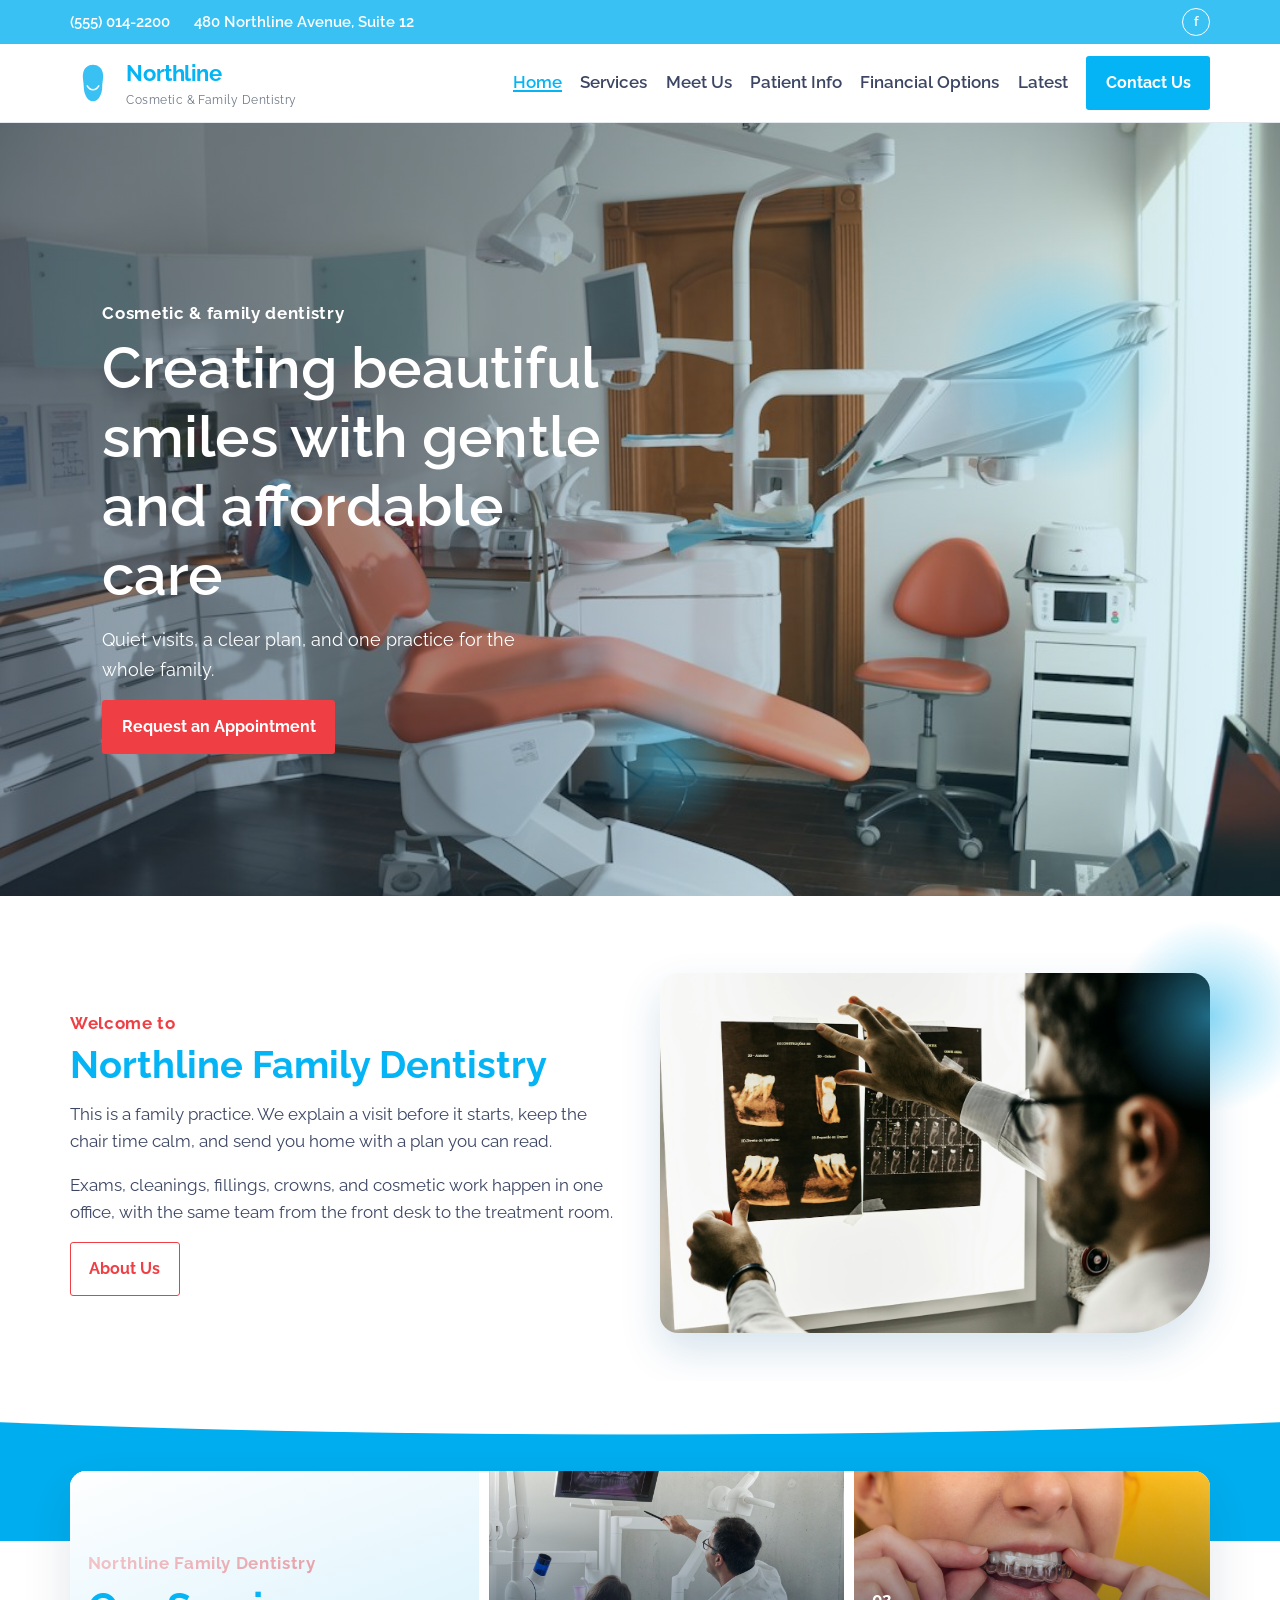
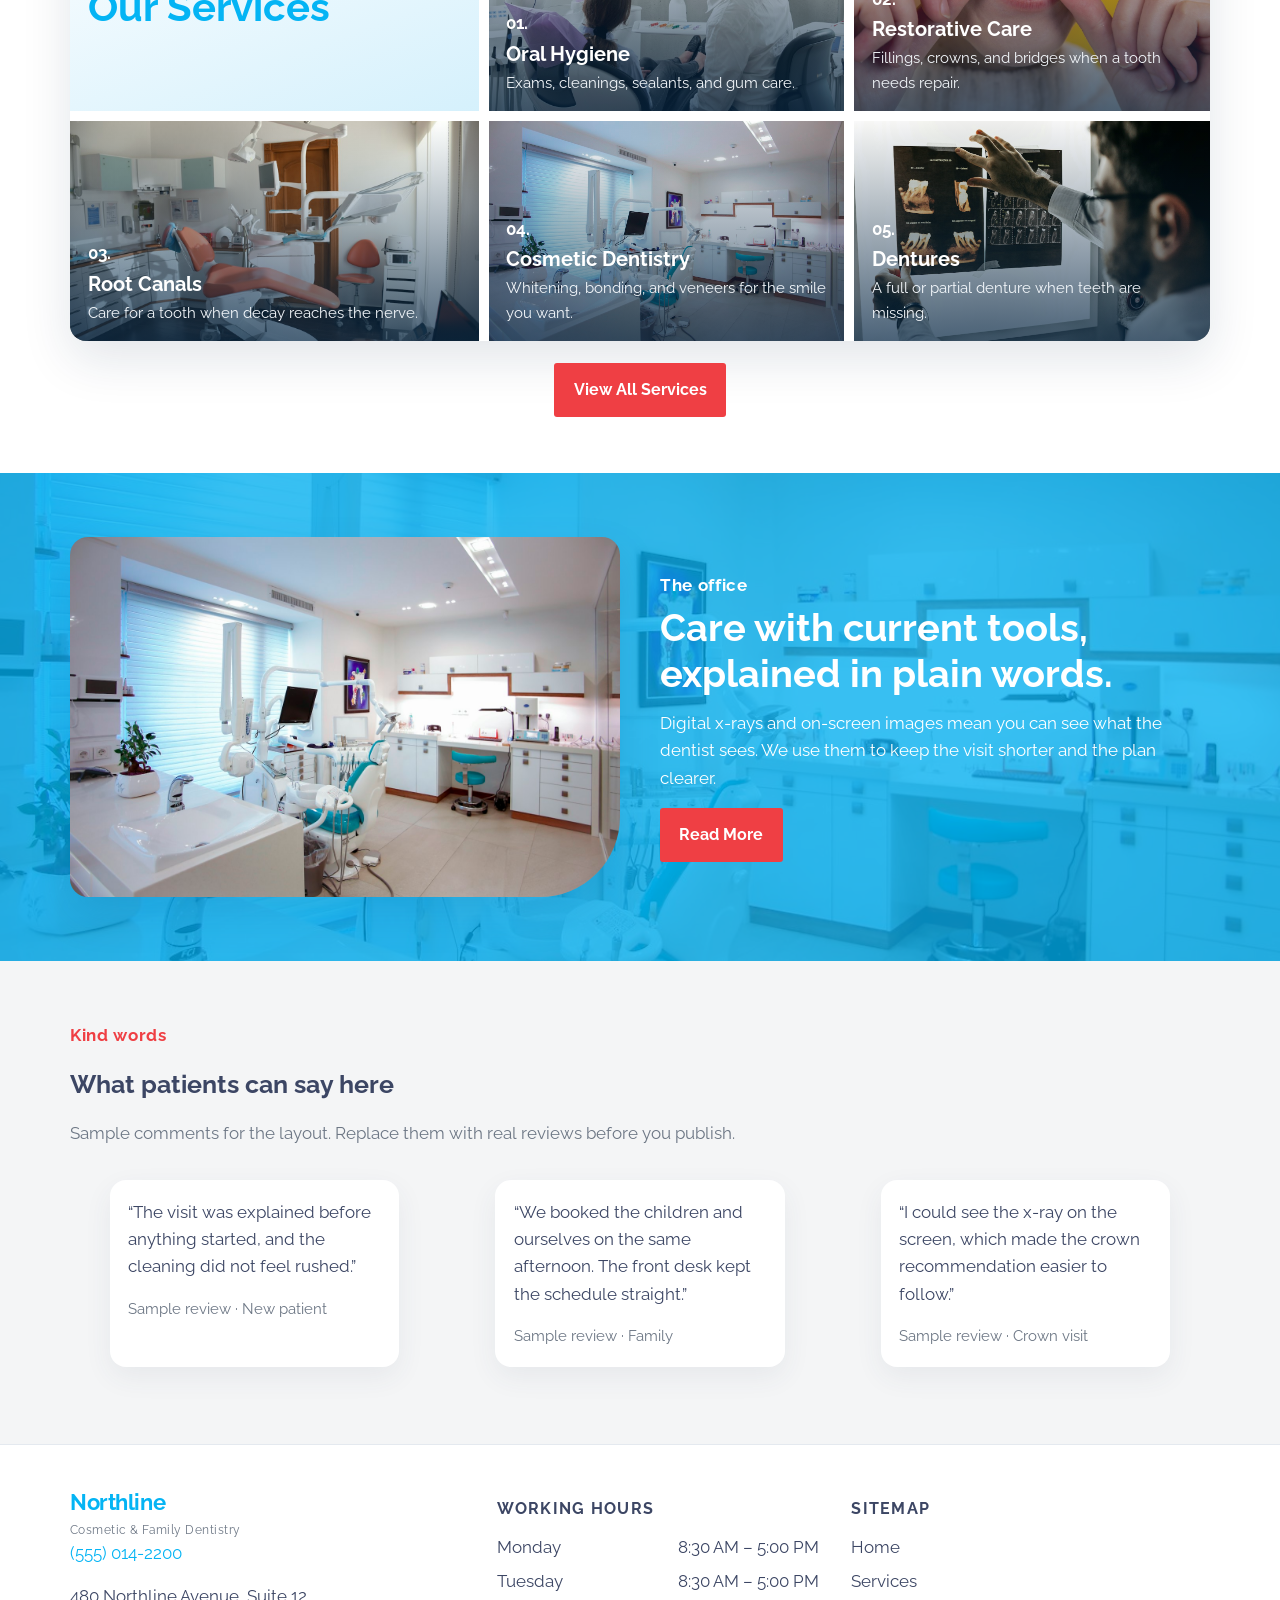
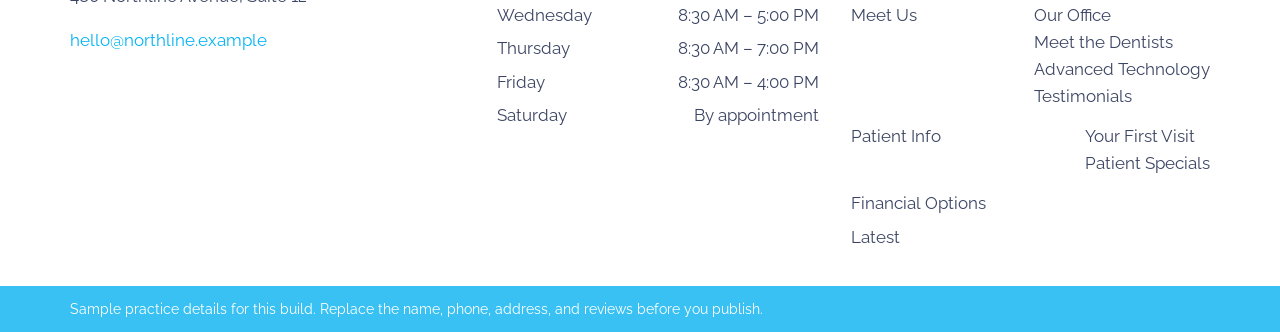
<file: index.html>
<!doctype html>
<html lang="en-US">
<head>
<meta charset="UTF-8">
<meta name="viewport" content="width=device-width, initial-scale=1">
<title>Northline Family Dentistry &#8211; Cosmetic &amp; Family Dentistry</title>
<meta name='robots' content='max-image-preview:large' />
<link rel='dns-prefetch' href='//fonts.googleapis.com' />
<link rel="alternate" title="oEmbed (JSON)" type="application/json+oembed" href="https://ammarsanghera-bot.github.io/northline-family-dentistry/wp-json/oembed/1.0/embed?url=http%3A%2F%2Flocalhost%3A8086%2F" />
<link rel="alternate" title="oEmbed (XML)" type="text/xml+oembed" href="https://ammarsanghera-bot.github.io/northline-family-dentistry/wp-json/oembed/1.0/embed?url=http%3A%2F%2Flocalhost%3A8086%2F&#038;format=xml" />
<style id="wp-img-auto-sizes-contain-inline-css">
img:is([sizes=auto i],[sizes^="auto," i]){contain-intrinsic-size:3000px 1500px}
/*# sourceURL=wp-img-auto-sizes-contain-inline-css */
</style>
<style id="wp-emoji-styles-inline-css">

	img.wp-smiley, img.emoji {
		display: inline !important;
		border: none !important;
		box-shadow: none !important;
		height: 1em !important;
		width: 1em !important;
		margin: 0 0.07em !important;
		vertical-align: -0.1em !important;
		background: none !important;
		padding: 0 !important;
	}
/*# sourceURL=wp-emoji-styles-inline-css */
</style>
<style id="classic-theme-styles-inline-css">
/*! This file is auto-generated */
.wp-block-button__link{color:#fff;background-color:#32373c;border-radius:9999px;box-shadow:none;text-decoration:none;padding:calc(.667em + 2px) calc(1.333em + 2px);font-size:1.125em}.wp-block-file__button{background:#32373c;color:#fff;text-decoration:none}
/*# sourceURL=/wp-includes/css/classic-themes.min.css */
</style>
<style id="global-styles-inline-css">
:root{--wp--preset--aspect-ratio--square: 1;--wp--preset--aspect-ratio--4-3: 4/3;--wp--preset--aspect-ratio--3-4: 3/4;--wp--preset--aspect-ratio--3-2: 3/2;--wp--preset--aspect-ratio--2-3: 2/3;--wp--preset--aspect-ratio--16-9: 16/9;--wp--preset--aspect-ratio--9-16: 9/16;--wp--preset--color--black: #000000;--wp--preset--color--cyan-bluish-gray: #abb8c3;--wp--preset--color--white: #ffffff;--wp--preset--color--pale-pink: #f78da7;--wp--preset--color--vivid-red: #cf2e2e;--wp--preset--color--luminous-vivid-orange: #ff6900;--wp--preset--color--luminous-vivid-amber: #fcb900;--wp--preset--color--light-green-cyan: #7bdcb5;--wp--preset--color--vivid-green-cyan: #00d084;--wp--preset--color--pale-cyan-blue: #8ed1fc;--wp--preset--color--vivid-cyan-blue: #0693e3;--wp--preset--color--vivid-purple: #9b51e0;--wp--preset--gradient--vivid-cyan-blue-to-vivid-purple: linear-gradient(135deg,rgb(6,147,227) 0%,rgb(155,81,224) 100%);--wp--preset--gradient--light-green-cyan-to-vivid-green-cyan: linear-gradient(135deg,rgb(122,220,180) 0%,rgb(0,208,130) 100%);--wp--preset--gradient--luminous-vivid-amber-to-luminous-vivid-orange: linear-gradient(135deg,rgb(252,185,0) 0%,rgb(255,105,0) 100%);--wp--preset--gradient--luminous-vivid-orange-to-vivid-red: linear-gradient(135deg,rgb(255,105,0) 0%,rgb(207,46,46) 100%);--wp--preset--gradient--very-light-gray-to-cyan-bluish-gray: linear-gradient(135deg,rgb(238,238,238) 0%,rgb(169,184,195) 100%);--wp--preset--gradient--cool-to-warm-spectrum: linear-gradient(135deg,rgb(74,234,220) 0%,rgb(151,120,209) 20%,rgb(207,42,186) 40%,rgb(238,44,130) 60%,rgb(251,105,98) 80%,rgb(254,248,76) 100%);--wp--preset--gradient--blush-light-purple: linear-gradient(135deg,rgb(255,206,236) 0%,rgb(152,150,240) 100%);--wp--preset--gradient--blush-bordeaux: linear-gradient(135deg,rgb(254,205,165) 0%,rgb(254,45,45) 50%,rgb(107,0,62) 100%);--wp--preset--gradient--luminous-dusk: linear-gradient(135deg,rgb(255,203,112) 0%,rgb(199,81,192) 50%,rgb(65,88,208) 100%);--wp--preset--gradient--pale-ocean: linear-gradient(135deg,rgb(255,245,203) 0%,rgb(182,227,212) 50%,rgb(51,167,181) 100%);--wp--preset--gradient--electric-grass: linear-gradient(135deg,rgb(202,248,128) 0%,rgb(113,206,126) 100%);--wp--preset--gradient--midnight: linear-gradient(135deg,rgb(2,3,129) 0%,rgb(40,116,252) 100%);--wp--preset--font-size--small: 13px;--wp--preset--font-size--medium: 20px;--wp--preset--font-size--large: 36px;--wp--preset--font-size--x-large: 42px;--wp--preset--spacing--20: 0.44rem;--wp--preset--spacing--30: 0.67rem;--wp--preset--spacing--40: 1rem;--wp--preset--spacing--50: 1.5rem;--wp--preset--spacing--60: 2.25rem;--wp--preset--spacing--70: 3.38rem;--wp--preset--spacing--80: 5.06rem;--wp--preset--shadow--natural: 6px 6px 9px rgba(0, 0, 0, 0.2);--wp--preset--shadow--deep: 12px 12px 50px rgba(0, 0, 0, 0.4);--wp--preset--shadow--sharp: 6px 6px 0px rgba(0, 0, 0, 0.2);--wp--preset--shadow--outlined: 6px 6px 0px -3px rgb(255, 255, 255), 6px 6px rgb(0, 0, 0);--wp--preset--shadow--crisp: 6px 6px 0px rgb(0, 0, 0);}.wp-block-button{--wp--preset--dimension--25: 25%;--wp--preset--dimension--50: 50%;--wp--preset--dimension--75: 75%;--wp--preset--dimension--100: 100%;}:where(body) { margin: 0; }:where(.is-layout-flex){gap: 0.5em;}:where(.is-layout-grid){gap: 0.5em;}body .is-layout-flex{display: flex;}.is-layout-flex{flex-wrap: wrap;align-items: center;}.is-layout-flex > :is(*, div){margin: 0;}body .is-layout-grid{display: grid;}.is-layout-grid > :is(*, div){margin: 0;}body{padding-top: 0px;padding-right: 0px;padding-bottom: 0px;padding-left: 0px;}:root :where(.wp-element-button, .wp-block-button__link){background-color: #32373c;border-width: 0;color: #fff;font-family: inherit;font-size: inherit;font-style: inherit;font-weight: inherit;letter-spacing: inherit;line-height: inherit;padding-top: calc(0.667em + 2px);padding-right: calc(1.333em + 2px);padding-bottom: calc(0.667em + 2px);padding-left: calc(1.333em + 2px);text-decoration: none;text-transform: inherit;}.has-black-color{color: var(--wp--preset--color--black) !important;}.has-cyan-bluish-gray-color{color: var(--wp--preset--color--cyan-bluish-gray) !important;}.has-white-color{color: var(--wp--preset--color--white) !important;}.has-pale-pink-color{color: var(--wp--preset--color--pale-pink) !important;}.has-vivid-red-color{color: var(--wp--preset--color--vivid-red) !important;}.has-luminous-vivid-orange-color{color: var(--wp--preset--color--luminous-vivid-orange) !important;}.has-luminous-vivid-amber-color{color: var(--wp--preset--color--luminous-vivid-amber) !important;}.has-light-green-cyan-color{color: var(--wp--preset--color--light-green-cyan) !important;}.has-vivid-green-cyan-color{color: var(--wp--preset--color--vivid-green-cyan) !important;}.has-pale-cyan-blue-color{color: var(--wp--preset--color--pale-cyan-blue) !important;}.has-vivid-cyan-blue-color{color: var(--wp--preset--color--vivid-cyan-blue) !important;}.has-vivid-purple-color{color: var(--wp--preset--color--vivid-purple) !important;}.has-black-background-color{background-color: var(--wp--preset--color--black) !important;}.has-cyan-bluish-gray-background-color{background-color: var(--wp--preset--color--cyan-bluish-gray) !important;}.has-white-background-color{background-color: var(--wp--preset--color--white) !important;}.has-pale-pink-background-color{background-color: var(--wp--preset--color--pale-pink) !important;}.has-vivid-red-background-color{background-color: var(--wp--preset--color--vivid-red) !important;}.has-luminous-vivid-orange-background-color{background-color: var(--wp--preset--color--luminous-vivid-orange) !important;}.has-luminous-vivid-amber-background-color{background-color: var(--wp--preset--color--luminous-vivid-amber) !important;}.has-light-green-cyan-background-color{background-color: var(--wp--preset--color--light-green-cyan) !important;}.has-vivid-green-cyan-background-color{background-color: var(--wp--preset--color--vivid-green-cyan) !important;}.has-pale-cyan-blue-background-color{background-color: var(--wp--preset--color--pale-cyan-blue) !important;}.has-vivid-cyan-blue-background-color{background-color: var(--wp--preset--color--vivid-cyan-blue) !important;}.has-vivid-purple-background-color{background-color: var(--wp--preset--color--vivid-purple) !important;}.has-black-border-color{border-color: var(--wp--preset--color--black) !important;}.has-cyan-bluish-gray-border-color{border-color: var(--wp--preset--color--cyan-bluish-gray) !important;}.has-white-border-color{border-color: var(--wp--preset--color--white) !important;}.has-pale-pink-border-color{border-color: var(--wp--preset--color--pale-pink) !important;}.has-vivid-red-border-color{border-color: var(--wp--preset--color--vivid-red) !important;}.has-luminous-vivid-orange-border-color{border-color: var(--wp--preset--color--luminous-vivid-orange) !important;}.has-luminous-vivid-amber-border-color{border-color: var(--wp--preset--color--luminous-vivid-amber) !important;}.has-light-green-cyan-border-color{border-color: var(--wp--preset--color--light-green-cyan) !important;}.has-vivid-green-cyan-border-color{border-color: var(--wp--preset--color--vivid-green-cyan) !important;}.has-pale-cyan-blue-border-color{border-color: var(--wp--preset--color--pale-cyan-blue) !important;}.has-vivid-cyan-blue-border-color{border-color: var(--wp--preset--color--vivid-cyan-blue) !important;}.has-vivid-purple-border-color{border-color: var(--wp--preset--color--vivid-purple) !important;}.has-vivid-cyan-blue-to-vivid-purple-gradient-background{background: var(--wp--preset--gradient--vivid-cyan-blue-to-vivid-purple) !important;}.has-light-green-cyan-to-vivid-green-cyan-gradient-background{background: var(--wp--preset--gradient--light-green-cyan-to-vivid-green-cyan) !important;}.has-luminous-vivid-amber-to-luminous-vivid-orange-gradient-background{background: var(--wp--preset--gradient--luminous-vivid-amber-to-luminous-vivid-orange) !important;}.has-luminous-vivid-orange-to-vivid-red-gradient-background{background: var(--wp--preset--gradient--luminous-vivid-orange-to-vivid-red) !important;}.has-very-light-gray-to-cyan-bluish-gray-gradient-background{background: var(--wp--preset--gradient--very-light-gray-to-cyan-bluish-gray) !important;}.has-cool-to-warm-spectrum-gradient-background{background: var(--wp--preset--gradient--cool-to-warm-spectrum) !important;}.has-blush-light-purple-gradient-background{background: var(--wp--preset--gradient--blush-light-purple) !important;}.has-blush-bordeaux-gradient-background{background: var(--wp--preset--gradient--blush-bordeaux) !important;}.has-luminous-dusk-gradient-background{background: var(--wp--preset--gradient--luminous-dusk) !important;}.has-pale-ocean-gradient-background{background: var(--wp--preset--gradient--pale-ocean) !important;}.has-electric-grass-gradient-background{background: var(--wp--preset--gradient--electric-grass) !important;}.has-midnight-gradient-background{background: var(--wp--preset--gradient--midnight) !important;}.has-small-font-size{font-size: var(--wp--preset--font-size--small) !important;}.has-medium-font-size{font-size: var(--wp--preset--font-size--medium) !important;}.has-large-font-size{font-size: var(--wp--preset--font-size--large) !important;}.has-x-large-font-size{font-size: var(--wp--preset--font-size--x-large) !important;}
:root :where(.wp-block-icon svg){width: 24px;}
:where(.wp-block-gallery.is-layout-flex){gap: var( --wp--style--gallery-gap-default, var( --gallery-block--gutter-size, var( --wp--style--block-gap, 0.5em ) ) );}:where(.wp-block-gallery.is-layout-grid){gap: var( --wp--style--gallery-gap-default, var( --gallery-block--gutter-size, var( --wp--style--block-gap, 0.5em ) ) );}
:where(.wp-block-latest-posts.is-layout-flex){gap: 1.25em;}:where(.wp-block-latest-posts.is-layout-grid){gap: 1.25em;}
:where(.wp-block-post-template.is-layout-flex){gap: 1.25em;}:where(.wp-block-post-template.is-layout-grid){gap: 1.25em;}
:where(.wp-block-term-template.is-layout-flex){gap: 1.25em;}:where(.wp-block-term-template.is-layout-grid){gap: 1.25em;}
:where(.wp-block-columns.is-layout-flex){gap: 2em;}:where(.wp-block-columns.is-layout-grid){gap: 2em;}
:root :where(.wp-block-pullquote){font-size: 1.5em;line-height: 1.6;}
/*# sourceURL=global-styles-inline-css */
</style>
<link rel='stylesheet' id='northline-fonts-css' href='https://fonts.googleapis.com/css2?family=Raleway:wght@500;600;700&#038;display=swap' media='all' />
<link rel='stylesheet' id='elementor-frontend-css' href='./wp-content/plugins/elementor/assets/css/frontend.min.css?ver=4.3.6' media='all' />
<style id="elementor-frontend-inline-css">
.e-heading-base a, .e-paragraph-base a { all: unset; cursor: pointer; }form[data-element_type="e-form"].form-state-success [data-element_type="e-form-success-message"],form[data-element_type="e-form"].form-state-error [data-element_type="e-form-error-message"]{ display: block; }.elementor-edit-mode [data-element_type="e-form-success-message"]:is(.elementor-element-editable, :has(.elementor-element-editable), :has(> .elementor-empty-view)),.elementor-edit-mode [data-element_type="e-form-error-message"]:is(.elementor-element-editable, :has(.elementor-element-editable), :has(> .elementor-empty-view)){ display: block; }.e-background-video { position: relative; overflow: hidden; }.e-background-video__media { position: absolute; inset: 0; width: 100%; height: 100%; object-fit: cover; pointer-events: none; z-index: 0; }.e-background-video__content { position: relative; z-index: 1; flex: 1 1 auto; }.elementor-edit-mode .e-background-video__content.e-atomic-element:has(> .elementor-empty-view) { display: flex; flex-direction: column; flex: 1 1 auto; min-height: 0; }.elementor-edit-mode .e-background-video__content.e-atomic-element:has(> .elementor-empty-view) > .elementor-empty-view.elementor-empty-view { position: relative; flex: 1 1 auto; min-height: 120px; height: auto; width: 100%; }.elementor-edit-mode .e-background-video__content.e-atomic-element:has(> .elementor-empty-view) > .elementor-empty-view > .elementor-first-add { position: absolute; inset: 0; width: 100%; height: 100%; }.e-background-video__controls { z-index: 2; }.e-background-video__play, .e-background-video__pause { appearance: none; -webkit-appearance: none; }.e-background-video.e-background-video--playing .e-background-video__play { display: none; }.e-background-video.e-background-video--paused .e-background-video__pause { display: none; }.e-background-video:not(.e-background-video--playing):not(.e-background-video--paused) .e-background-video__controls,.e-background-video:not(.e-background-video--playing):not(.e-background-video--paused) .e-background-video__play,.e-background-video:not(.e-background-video--playing):not(.e-background-video--paused) .e-background-video__pause { display: none; }.e-accordion-item-header-base { list-style: none; }.e-accordion-item-header-base::-webkit-details-marker { display: none; }.e-accordion-item-base { interpolate-size: allow-keywords; }.e-accordion-item-base::details-content {block-size: 0; overflow: hidden;transition: block-size .3s ease, content-visibility .3s ease allow-discrete;}.e-accordion-item-base[open]::details-content { block-size: auto; }.e-accordion-item-icon-base.e-accordion-item-icon-base .e-svg-base { width: auto; height: 100%; max-width: 100%; }.e-accordion-item-icon-base.e-accordion-item-icon-base .e-svg-base svg { width: auto !important; }.e-accordion-item-icon-base svg { transition: transform .3s ease; }.e-accordion-item-base[open] > summary .e-accordion-item-icon-base svg { transform: rotate(180deg); }
/*# sourceURL=elementor-frontend-inline-css */
</style>
<link rel='stylesheet' id='northline-css' href='./wp-content/themes/northline/assets/css/site.css?ver=1.2.0' media='all' />
<link rel='stylesheet' id='elementor-post-4-css' href='./wp-content/uploads/elementor/css/post-4.css?ver=1793746871' media='all' />
<link rel='stylesheet' id='elementor-post-5-css' href='./wp-content/uploads/elementor/css/post-5.css?ver=1793746871' media='all' />
<link rel='stylesheet' id='base-desktop-css' href='./wp-content/uploads/elementor/css/base-desktop.css?ver=6aea67b7d69b6' media='all' />
<link rel='stylesheet' id='base-mobile-css' href='./wp-content/uploads/elementor/css/base-mobile.css?ver=6aea67b7d69b6' media='(max-width:767px)' />
<link rel='stylesheet' id='elementor-gf-roboto-css' href='https://fonts.googleapis.com/css?family=Roboto:100,100italic,200,200italic,300,300italic,400,400italic,500,500italic,600,600italic,700,700italic,800,800italic,900,900italic&#038;display=swap' media='all' />
<link rel='stylesheet' id='elementor-gf-robotoslab-css' href='https://fonts.googleapis.com/css?family=Roboto+Slab:100,100italic,200,200italic,300,300italic,400,400italic,500,500italic,600,600italic,700,700italic,800,800italic,900,900italic&#038;display=swap' media='all' />
<script id="jquery-core-js" src="./wp-includes/js/jquery/jquery.min.js?ver=3.7.1"></script>
<script id="jquery-migrate-js" src="./wp-includes/js/jquery/jquery-migrate.min.js?ver=3.4.1"></script>
<link rel="https://api.w.org/" href="https://ammarsanghera-bot.github.io/northline-family-dentistry/wp-json/" /><link rel="alternate" title="JSON" type="application/json" href="https://ammarsanghera-bot.github.io/northline-family-dentistry/wp-json/wp/v2/pages/5" /><link rel="EditURI" type="application/rsd+xml" title="RSD" href="https://ammarsanghera-bot.github.io/northline-family-dentistry/xmlrpc.php?rsd" />
<meta name="generator" content="WordPress 7.1.4" />
<link rel="canonical" href="./" />
<link rel='shortlink' href='./' />
<meta name="generator" content="Elementor 4.3.6; features: e_font_icon_svg, additional_custom_breakpoints; settings: css_print_method-external, google_font-enabled, font_display-swap">
			<style>
				.e-con.e-parent:nth-of-type(n+4):not(.e-lazyloaded):not(.e-no-lazyload),
				.e-con.e-parent:nth-of-type(n+4):not(.e-lazyloaded):not(.e-no-lazyload) * {
					background-image: none !important;
				}
				@media screen and (max-height: 1024px) {
					.e-con.e-parent:nth-of-type(n+3):not(.e-lazyloaded):not(.e-no-lazyload),
					.e-con.e-parent:nth-of-type(n+3):not(.e-lazyloaded):not(.e-no-lazyload) * {
						background-image: none !important;
					}
				}
				@media screen and (max-height: 640px) {
					.e-con.e-parent:nth-of-type(n+2):not(.e-lazyloaded):not(.e-no-lazyload),
					.e-con.e-parent:nth-of-type(n+2):not(.e-lazyloaded):not(.e-no-lazyload) * {
						background-image: none !important;
					}
				}
			</style>
			</head>
<body class="home wp-singular page-template-default page page-id-5 wp-theme-northline elementor-default elementor-kit-4 elementor-page elementor-page-5">
<a class="skip" href="#main">Skip to content</a>
<div class="topbar">
	<div class="wrap topbar__inner">
		<a href="tel:5550142200">(555) 014-2200</a>
		<span>480 Northline Avenue, Suite 12</span>
		<span class="topbar__social" aria-hidden="true">f</span>
	</div>
</div>
<header class="site-header">
	<div class="wrap header__inner">
		<a class="logo" href="./">
			<svg viewBox="0 0 48 48" aria-hidden="true"><path fill="#3AC1F3" d="M24 5c5.2 0 9 3.2 10.2 8.2 1.2 5.2-.6 9.4-.6 15.2 0 6.2-3.4 14.6-9.6 14.6S14.4 34.6 14.4 28.4c0-5.8-1.8-10-0.6-15.2C15 8.2 18.8 5 24 5z"/><path d="M18 27c1.4 2.6 3.4 4 6 4s4.6-1.4 6-4" stroke="#fff" stroke-width="1.6" fill="none" stroke-linecap="round"/></svg>
			<span><strong>Northline</strong><small>Cosmetic &amp; Family Dentistry</small></span>
		</a>
		<button class="burger" type="button" aria-expanded="false" aria-label="Menu"><span></span><span></span><span></span></button>
		<nav class="nav" id="nav">
			<ul id="menu-northline" class="menu"><li id="menu-item-13" class="menu-item menu-item-type-custom menu-item-object-custom current-menu-item current_page_item menu-item-home menu-item-13"><a href="./" aria-current="page">Home</a></li>
<li id="menu-item-14" class="menu-item menu-item-type-custom menu-item-object-custom menu-item-14"><a href="./services/">Services</a></li>
<li id="menu-item-15" class="menu-item menu-item-type-custom menu-item-object-custom menu-item-has-children menu-item-15"><a href="./meet-us/">Meet Us</a>
<ul class="sub-menu">
	<li id="menu-item-16" class="menu-item menu-item-type-custom menu-item-object-custom menu-item-16"><a href="./meet-us/#office">Our Office</a></li>
	<li id="menu-item-17" class="menu-item menu-item-type-custom menu-item-object-custom menu-item-17"><a href="./meet-us/#dentists">Meet the Dentists</a></li>
	<li id="menu-item-18" class="menu-item menu-item-type-custom menu-item-object-custom menu-item-18"><a href="./meet-us/#technology">Advanced Technology</a></li>
	<li id="menu-item-19" class="menu-item menu-item-type-custom menu-item-object-custom menu-item-19"><a href="./meet-us/#testimonials">Testimonials</a></li>
</ul>
</li>
<li id="menu-item-20" class="menu-item menu-item-type-custom menu-item-object-custom menu-item-has-children menu-item-20"><a href="./patient-info/">Patient Info</a>
<ul class="sub-menu">
	<li id="menu-item-21" class="menu-item menu-item-type-custom menu-item-object-custom menu-item-21"><a href="./patient-info/#first-visit">Your First Visit</a></li>
	<li id="menu-item-22" class="menu-item menu-item-type-custom menu-item-object-custom menu-item-22"><a href="./patient-info/#specials">Patient Specials</a></li>
</ul>
</li>
<li id="menu-item-23" class="menu-item menu-item-type-custom menu-item-object-custom menu-item-23"><a href="./financial-options/">Financial Options</a></li>
<li id="menu-item-24" class="menu-item menu-item-type-custom menu-item-object-custom menu-item-24"><a href="./dental-news/">Latest</a></li>
</ul>			<a class="nl-btn nl-btn--blue" href="./contact-us/">Contact Us</a>
		</nav>
	</div>
</header>
<main id="main">
		<div data-elementor-type="wp-page" data-elementor-id="5" class="elementor elementor-5">
						<section class="elementor-section elementor-top-section elementor-element elementor-element-9596013 elementor-section-full_width nl-flush elementor-section-height-default elementor-section-height-default" data-id="9596013" data-element_type="section" data-e-type="section">
						<div class="elementor-container elementor-column-gap-no">
					<div class="elementor-column elementor-col-100 elementor-top-column elementor-element elementor-element-0a72478" data-id="0a72478" data-element_type="column" data-e-type="column">
			<div class="elementor-widget-wrap elementor-element-populated">
						<div class="elementor-element elementor-element-f3c552b elementor-widget elementor-widget-shortcode" data-id="f3c552b" data-element_type="widget" data-e-type="widget" data-widget_type="shortcode.default">
							<div class="elementor-shortcode">	<div class="nl">
		<section class="nl-hero">
			<div class="nl-hero__media" aria-hidden="true">
				<div class="nl-hero__slide" style="background-image:url('./wp-content/themes/northline/assets/img/hero.jpg')"></div>
				<div class="nl-hero__slide nl-hero__slide--alt" style="background-image:url('./wp-content/themes/northline/assets/img/smile.jpg')"></div>
			</div>
			<div class="nl-hero__veil"></div>
			<div class="nl-orb nl-orb--1" aria-hidden="true"></div>
			<div class="nl-orb nl-orb--2" aria-hidden="true"></div>
			<div class="nl-hero__inner">
				<p class="nl-kicker nl-kicker--light">Cosmetic &amp; family dentistry</p>
				<h1>Creating beautiful smiles with gentle and affordable care</h1>
				<p class="nl-hero__lead">Quiet visits, a clear plan, and one practice for the whole family.</p>
				<a class="nl-btn nl-btn--red" href="./contact-us/">Request an Appointment</a>
			</div>
		</section>
		<section class="nl-welcome">
			<div class="nl-orb nl-orb--3" aria-hidden="true"></div>
			<div class="nl-wrap nl-split">
				<div>
					<p class="nl-kicker">Welcome to</p>
					<h2>Northline Family Dentistry</h2>
					<p>This is a family practice. We explain a visit before it starts, keep the chair time calm, and send you home with a plan you can read.</p>
					<p>Exams, cleanings, fillings, crowns, and cosmetic work happen in one office, with the same team from the front desk to the treatment room.</p>
					<a class="nl-btn nl-btn--ghost" href="./meet-us/">About Us</a>
				</div>
				<div class="nl-frame"><div class="nl-frame__img" style="background-image:url('./wp-content/themes/northline/assets/img/team.jpg')"></div></div>
			</div>
		</section>
		<div class="nl-wave" aria-hidden="true"></div>
		<section class="nl-services-block">
			<div class="nl-wrap">
				<div class="nl-mosaic">
					<article class="nl-tile nl-tile--intro">
						<p class="nl-kicker">Northline Family Dentistry</p>
						<h2>Our Services</h2>
					</article>
					<a class="nl-tile" style="background-image:url('./wp-content/themes/northline/assets/img/care.jpg')" href="./services/#hygiene"><span>01.</span><strong>Oral Hygiene</strong><em>Exams, cleanings, sealants, and gum care.</em></a>
					<a class="nl-tile" style="background-image:url('./wp-content/themes/northline/assets/img/tools.jpg')" href="./services/#restorative"><span>02.</span><strong>Restorative Care</strong><em>Fillings, crowns, and bridges when a tooth needs repair.</em></a>
					<a class="nl-tile" style="background-image:url('./wp-content/themes/northline/assets/img/smile.jpg')" href="./services/#root-canals"><span>03.</span><strong>Root Canals</strong><em>Care for a tooth when decay reaches the nerve.</em></a>
					<a class="nl-tile" style="background-image:url('./wp-content/themes/northline/assets/img/clinic.jpg')" href="./services/#cosmetic"><span>04.</span><strong>Cosmetic Dentistry</strong><em>Whitening, bonding, and veneers for the smile you want.</em></a>
					<a class="nl-tile" style="background-image:url('./wp-content/themes/northline/assets/img/team.jpg')" href="./services/#dentures"><span>05.</span><strong>Dentures</strong><em>A full or partial denture when teeth are missing.</em></a>
				</div>
				<p class="nl-center"><a class="nl-btn nl-btn--red" href="./services/">View All Services</a></p>
			</div>
		</section>
		<section class="nl-tech">
			<div class="nl-tech__bg" style="background-image:url('./wp-content/themes/northline/assets/img/clinic.jpg')" aria-hidden="true"></div>
			<div class="nl-wrap nl-split">
				<div class="nl-frame"><div class="nl-frame__img" style="background-image:url('./wp-content/themes/northline/assets/img/clinic.jpg')"></div></div>
				<div>
					<p class="nl-kicker nl-kicker--light">The office</p>
					<h2>Care with current tools, explained in plain words.</h2>
					<p>Digital x-rays and on-screen images mean you can see what the dentist sees. We use them to keep the visit shorter and the plan clearer.</p>
					<a class="nl-btn nl-btn--red" href="./meet-us/#technology">Read More</a>
				</div>
			</div>
		</section>
		<section class="nl-quotes" id="testimonials">
			<div class="nl-wrap">
				<p class="nl-kicker">Kind words</p>
				<h2>What patients can say here</h2>
				<p class="nl-note">Sample comments for the layout. Replace them with real reviews before you publish.</p>
				<div class="nl-cards">
					<blockquote class="nl-card"><p>“The visit was explained before anything started, and the cleaning did not feel rushed.”</p><footer>Sample review · New patient</footer></blockquote>
					<blockquote class="nl-card"><p>“We booked the children and ourselves on the same afternoon. The front desk kept the schedule straight.”</p><footer>Sample review · Family</footer></blockquote>
					<blockquote class="nl-card"><p>“I could see the x-ray on the screen, which made the crown recommendation easier to follow.”</p><footer>Sample review · Crown visit</footer></blockquote>
				</div>
			</div>
		</section>
	</div>
	</div>
						</div>
					</div>
		</div>
					</div>
		</section>
				</div>
		</main>
<footer class="site-footer">
	<div class="wrap footer__grid">
		<div>
			<a class="logo" href="./"><span><strong>Northline</strong><small>Cosmetic &amp; Family Dentistry</small></span></a>
			<p><a href="tel:5550142200">(555) 014-2200</a></p>
			<p>480 Northline Avenue, Suite 12</p>
			<p><a href="mailto:hello@northline.example">hello@northline.example</a></p>
		</div>
		<div>
			<h2>Working hours</h2>
			<ul class="hours">
									<li><span>Monday</span><span>8:30 AM – 5:00 PM</span></li>
									<li><span>Tuesday</span><span>8:30 AM – 5:00 PM</span></li>
									<li><span>Wednesday</span><span>8:30 AM – 5:00 PM</span></li>
									<li><span>Thursday</span><span>8:30 AM – 7:00 PM</span></li>
									<li><span>Friday</span><span>8:30 AM – 4:00 PM</span></li>
									<li><span>Saturday</span><span>By appointment</span></li>
							</ul>
		</div>
		<div>
			<h2>Sitemap</h2>
			<ul id="menu-northline-1" class="footer-menu"><li class="menu-item menu-item-type-custom menu-item-object-custom current-menu-item current_page_item menu-item-home menu-item-13"><a href="./" aria-current="page">Home</a></li>
<li class="menu-item menu-item-type-custom menu-item-object-custom menu-item-14"><a href="./services/">Services</a></li>
<li class="menu-item menu-item-type-custom menu-item-object-custom menu-item-has-children menu-item-15"><a href="./meet-us/">Meet Us</a>
<ul class="sub-menu">
	<li class="menu-item menu-item-type-custom menu-item-object-custom menu-item-16"><a href="./meet-us/#office">Our Office</a></li>
	<li class="menu-item menu-item-type-custom menu-item-object-custom menu-item-17"><a href="./meet-us/#dentists">Meet the Dentists</a></li>
	<li class="menu-item menu-item-type-custom menu-item-object-custom menu-item-18"><a href="./meet-us/#technology">Advanced Technology</a></li>
	<li class="menu-item menu-item-type-custom menu-item-object-custom menu-item-19"><a href="./meet-us/#testimonials">Testimonials</a></li>
</ul>
</li>
<li class="menu-item menu-item-type-custom menu-item-object-custom menu-item-has-children menu-item-20"><a href="./patient-info/">Patient Info</a>
<ul class="sub-menu">
	<li class="menu-item menu-item-type-custom menu-item-object-custom menu-item-21"><a href="./patient-info/#first-visit">Your First Visit</a></li>
	<li class="menu-item menu-item-type-custom menu-item-object-custom menu-item-22"><a href="./patient-info/#specials">Patient Specials</a></li>
</ul>
</li>
<li class="menu-item menu-item-type-custom menu-item-object-custom menu-item-23"><a href="./financial-options/">Financial Options</a></li>
<li class="menu-item menu-item-type-custom menu-item-object-custom menu-item-24"><a href="./dental-news/">Latest</a></li>
</ul>		</div>
	</div>
	<div class="legal">
		<div class="wrap">Sample practice details for this build. Replace the name, phone, address, and reviews before you publish.</div>
	</div>
	<script type="speculationrules">
{"prefetch":[{"source":"document","where":{"and":[{"href_matches":"/*"},{"not":{"href_matches":["/wp-*.php","/wp-admin/*","/wp-content/uploads/*","/wp-content/*","/wp-content/plugins/*","/wp-content/themes/northline/*","/*\\?(.+)"]}},{"not":{"selector_matches":"a[rel~=\"nofollow\"]"}},{"not":{"selector_matches":".no-prefetch, .no-prefetch a"}}]},"eagerness":"conservative"}]}
</script>
			<script>
				( () => {
					const lazyloadRunObserver = () => {
						const lazyloadBackgrounds = document.querySelectorAll( `.e-con.e-parent:not(.e-lazyloaded)` );
						const lazyloadBackgroundObserver = new IntersectionObserver( ( entries ) => {
							entries.forEach( ( entry ) => {
								if ( entry.isIntersecting ) {
									let lazyloadBackground = entry.target;
									if( lazyloadBackground ) {
										lazyloadBackground.classList.add( 'e-lazyloaded' );
									}
									lazyloadBackgroundObserver.unobserve( entry.target );
								}
							});
						}, { rootMargin: '200px 0px 200px 0px' } );
						lazyloadBackgrounds.forEach( ( lazyloadBackground ) => {
							lazyloadBackgroundObserver.observe( lazyloadBackground );
						} );
					};
					const events = [
						'DOMContentLoaded',
						'elementor/lazyload/observe',
					];
					events.forEach( ( event ) => {
						document.addEventListener( event, lazyloadRunObserver );
					} );
				} )();
			</script>
			<script id="northline-nav-js" src="./wp-content/themes/northline/assets/js/nav.js?ver=1.2.0"></script>
<script id="elementor-webpack-runtime-js" src="./wp-content/plugins/elementor/assets/js/webpack.runtime.min.js?ver=4.3.6"></script>
<script id="elementor-frontend-modules-js" src="./wp-content/plugins/elementor/assets/js/frontend-modules.min.js?ver=4.3.6"></script>
<script id="jquery-ui-core-js-before">
jQuery.uiBackCompat = true;
//# sourceURL=jquery-ui-core-js-before
</script>
<script id="jquery-ui-core-js" src="./wp-includes/js/jquery/ui/core.min.js?ver=1.14.2"></script>
<script id="elementor-frontend-js-before">
var elementorFrontendConfig = {"environmentMode":{"edit":false,"wpPreview":false,"isScriptDebug":false},"i18n":{"shareOnFacebook":"Share on Facebook","shareOnX":"Share on X","pinIt":"Pin it","download":"Download","downloadImage":"Download image","fullscreen":"Fullscreen","zoom":"Zoom","share":"Share","playVideo":"Play Video","previous":"Previous","next":"Next","close":"Close","a11yCarouselPrevSlideMessage":"Previous slide","a11yCarouselNextSlideMessage":"Next slide","a11yCarouselFirstSlideMessage":"This is the first slide","a11yCarouselLastSlideMessage":"This is the last slide","a11yCarouselPaginationBulletMessage":"Go to slide"},"is_rtl":false,"breakpoints":{"xs":0,"sm":480,"md":768,"lg":1025,"xl":1440,"xxl":1600},"responsive":{"breakpoints":{"mobile":{"label":"Mobile Portrait","value":767,"default_value":767,"direction":"max","is_enabled":true},"mobile_extra":{"label":"Mobile Landscape","value":880,"default_value":880,"direction":"max","is_enabled":false},"tablet":{"label":"Tablet Portrait","value":1024,"default_value":1024,"direction":"max","is_enabled":true},"tablet_extra":{"label":"Tablet Landscape","value":1200,"default_value":1200,"direction":"max","is_enabled":false},"laptop":{"label":"Laptop","value":1366,"default_value":1366,"direction":"max","is_enabled":false},"widescreen":{"label":"Widescreen","value":2400,"default_value":2400,"direction":"min","is_enabled":false}},"hasCustomBreakpoints":false},"version":"4.3.6","is_static":false,"experimentalFeatures":{"e_font_icon_svg":true,"additional_custom_breakpoints":true,"container":true,"e_optimized_markup":true,"nested-elements":true,"e_atomic_elements":true,"e_opt_in_v4":true,"import-export-customization":true},"urls":{"assets":"http:\/\/localhost:8086\/wp-content\/plugins\/elementor\/assets\/","ajaxurl":"http:\/\/localhost:8086\/wp-admin\/admin-ajax.php","uploadUrl":"http:\/\/localhost:8086\/wp-content\/uploads"},"nonces":{"floatingButtonsClickTracking":"32456e4a11","atomicFormsSendForm":"0735f6a78f"},"swiperClass":"swiper","settings":{"page":[],"editorPreferences":[]},"kit":{"active_breakpoints":["viewport_mobile","viewport_tablet"],"global_image_lightbox":"yes","lightbox_enable_counter":"yes","lightbox_enable_fullscreen":"yes","lightbox_enable_zoom":"yes","lightbox_enable_share":"yes","lightbox_title_src":"title","lightbox_description_src":"description"},"post":{"id":5,"title":"Northline%20Family%20Dentistry%20%E2%80%93%20Cosmetic%20%26%20Family%20Dentistry","excerpt":"","featuredImage":false}};
//# sourceURL=elementor-frontend-js-before
</script>
<script id="elementor-frontend-js" src="./wp-content/plugins/elementor/assets/js/frontend.min.js?ver=4.3.6"></script>
<script id="wp-emoji-settings" type="application/json">
{"baseUrl":"https://s.w.org/images/core/emoji/17.0.2/72x72/","ext":".png","svgUrl":"https://s.w.org/images/core/emoji/17.0.2/svg/","svgExt":".svg","source":{"concatemoji":"./wp-includes/js/wp-emoji-release.min.js?ver=7.1.4"}}
</script>
<script type="module">
/*! This file is auto-generated */
var e="script#wp-emoji-settings",t=document.querySelector(e);if(!(t instanceof HTMLScriptElement))throw new Error("Element missing: "+e);const r=JSON.parse(t.text),s=(window._wpemojiSettings=r,"wpEmojiSettingsSupports"),o=["flag","emoji"];function i(e){try{var t={supportTests:e,timestamp:(new Date).valueOf()};sessionStorage.setItem(s,JSON.stringify(t))}catch(e){}}function c(e,t,n){e.clearRect(0,0,e.canvas.width,e.canvas.height),e.fillText(t,0,0);t=new Uint32Array(e.getImageData(0,0,e.canvas.width,e.canvas.height).data);e.clearRect(0,0,e.canvas.width,e.canvas.height),e.fillText(n,0,0);const r=new Uint32Array(e.getImageData(0,0,e.canvas.width,e.canvas.height).data);return t.every((e,t)=>e===r[t])}function p(e,t){e.clearRect(0,0,e.canvas.width,e.canvas.height),e.fillText(t,0,0);var n=e.getImageData(16,16,1,1);for(let e=0;e<n.data.length;e++)if(0!==n.data[e])return!1;return!0}function u(e,t,n,r){switch(t){case"flag":return n(e,"\ud83c\udff3\ufe0f\u200d\u26a7\ufe0f","\ud83c\udff3\ufe0f\u200b\u26a7\ufe0f")?!1:!n(e,"\ud83c\udde8\ud83c\uddf6","\ud83c\udde8\u200b\ud83c\uddf6")&&!n(e,"\ud83c\udff4\udb40\udc67\udb40\udc62\udb40\udc65\udb40\udc6e\udb40\udc67\udb40\udc7f","\ud83c\udff4\u200b\udb40\udc67\u200b\udb40\udc62\u200b\udb40\udc65\u200b\udb40\udc6e\u200b\udb40\udc67\u200b\udb40\udc7f");case"emoji":return!r(e,"\ud83e\u1fac8")}return!1}function f(e,t,n,r){let a;const s=(a="undefined"!=typeof WorkerGlobalScope&&self instanceof WorkerGlobalScope?new OffscreenCanvas(300,150):document.createElement("canvas")).getContext("2d",{willReadFrequently:!0}),o=(s.textBaseline="top",s.font="600 32px Arial",{});return e.forEach(e=>{o[e]=t(s,e,n,r)}),o}function a(e){var t=document.createElement("script");t.src=e,t.defer=!0,document.head.appendChild(t)}r.supports={everything:!0,everythingExceptFlag:!0},new Promise(t=>{let n=function(){try{var e=JSON.parse(sessionStorage.getItem(s));if("object"==typeof e&&"number"==typeof e.timestamp&&(new Date).valueOf()<e.timestamp+604800&&"object"==typeof e.supportTests)return e.supportTests}catch(e){}return null}();if(!n){if("undefined"!=typeof Worker&&"undefined"!=typeof OffscreenCanvas&&"undefined"!=typeof URL&&URL.createObjectURL&&"undefined"!=typeof Blob)try{var e="postMessage("+f.toString()+"("+[JSON.stringify(o),u.toString(),c.toString(),p.toString()].join(",")+"));",r=new Blob([e],{type:"text/javascript"});const a=new Worker(URL.createObjectURL(r),{name:"wpTestEmojiSupports"});return void(a.onmessage=e=>{i(n=e.data),a.terminate(),t(n)})}catch(e){}i(n=f(o,u,c,p))}t(n)}).then(e=>{for(const n in e)r.supports[n]=e[n],r.supports.everything=r.supports.everything&&r.supports[n],"flag"!==n&&(r.supports.everythingExceptFlag=r.supports.everythingExceptFlag&&r.supports[n]);var t;r.supports.everythingExceptFlag=r.supports.everythingExceptFlag&&!r.supports.flag,r.supports.everything||((t=r.source||{}).concatemoji?a(t.concatemoji):t.wpemoji&&t.twemoji&&(a(t.twemoji),a(t.wpemoji)))});
//# sourceURL=./wp-includes/js/wp-emoji-loader.min.js
</script>
</footer>
</body>
</html>
</file>
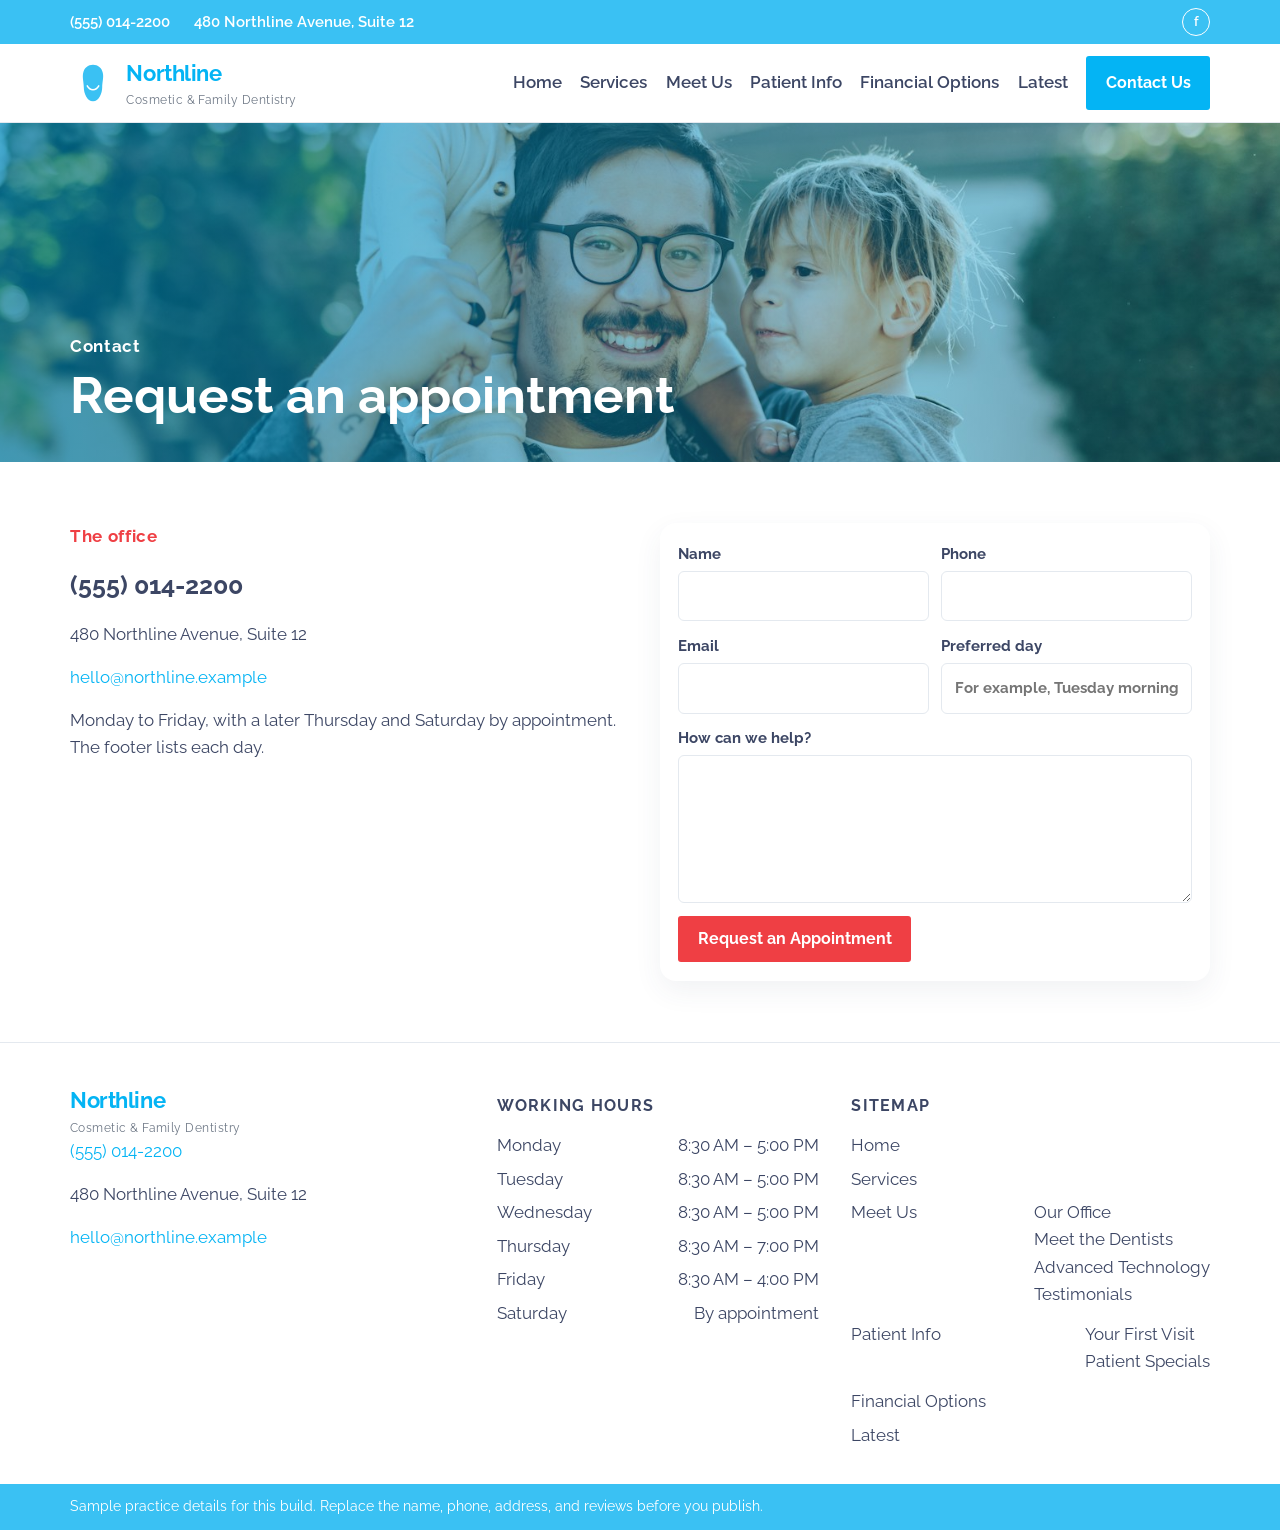
<file: contact-us/index.html>
<!doctype html>
<html lang="en-US">
<head>
<meta charset="UTF-8">
<meta name="viewport" content="width=device-width, initial-scale=1">
<title>Contact Us &#8211; Northline Family Dentistry</title>
<meta name='robots' content='max-image-preview:large' />
<link rel='dns-prefetch' href='//fonts.googleapis.com' />
<link rel="alternate" title="oEmbed (JSON)" type="application/json+oembed" href="https://ammarsanghera-bot.github.io/northline-family-dentistry/wp-json/oembed/1.0/embed?url=http%3A%2F%2Flocalhost%3A8086%2Fcontact-us%2F" />
<link rel="alternate" title="oEmbed (XML)" type="text/xml+oembed" href="https://ammarsanghera-bot.github.io/northline-family-dentistry/wp-json/oembed/1.0/embed?url=http%3A%2F%2Flocalhost%3A8086%2Fcontact-us%2F&#038;format=xml" />
<style id="wp-img-auto-sizes-contain-inline-css">
img:is([sizes=auto i],[sizes^="auto," i]){contain-intrinsic-size:3000px 1500px}
/*# sourceURL=wp-img-auto-sizes-contain-inline-css */
</style>
<style id="wp-emoji-styles-inline-css">

	img.wp-smiley, img.emoji {
		display: inline !important;
		border: none !important;
		box-shadow: none !important;
		height: 1em !important;
		width: 1em !important;
		margin: 0 0.07em !important;
		vertical-align: -0.1em !important;
		background: none !important;
		padding: 0 !important;
	}
/*# sourceURL=wp-emoji-styles-inline-css */
</style>
<style id="classic-theme-styles-inline-css">
/*! This file is auto-generated */
.wp-block-button__link{color:#fff;background-color:#32373c;border-radius:9999px;box-shadow:none;text-decoration:none;padding:calc(.667em + 2px) calc(1.333em + 2px);font-size:1.125em}.wp-block-file__button{background:#32373c;color:#fff;text-decoration:none}
/*# sourceURL=/wp-includes/css/classic-themes.min.css */
</style>
<style id="global-styles-inline-css">
:root{--wp--preset--aspect-ratio--square: 1;--wp--preset--aspect-ratio--4-3: 4/3;--wp--preset--aspect-ratio--3-4: 3/4;--wp--preset--aspect-ratio--3-2: 3/2;--wp--preset--aspect-ratio--2-3: 2/3;--wp--preset--aspect-ratio--16-9: 16/9;--wp--preset--aspect-ratio--9-16: 9/16;--wp--preset--color--black: #000000;--wp--preset--color--cyan-bluish-gray: #abb8c3;--wp--preset--color--white: #ffffff;--wp--preset--color--pale-pink: #f78da7;--wp--preset--color--vivid-red: #cf2e2e;--wp--preset--color--luminous-vivid-orange: #ff6900;--wp--preset--color--luminous-vivid-amber: #fcb900;--wp--preset--color--light-green-cyan: #7bdcb5;--wp--preset--color--vivid-green-cyan: #00d084;--wp--preset--color--pale-cyan-blue: #8ed1fc;--wp--preset--color--vivid-cyan-blue: #0693e3;--wp--preset--color--vivid-purple: #9b51e0;--wp--preset--gradient--vivid-cyan-blue-to-vivid-purple: linear-gradient(135deg,rgb(6,147,227) 0%,rgb(155,81,224) 100%);--wp--preset--gradient--light-green-cyan-to-vivid-green-cyan: linear-gradient(135deg,rgb(122,220,180) 0%,rgb(0,208,130) 100%);--wp--preset--gradient--luminous-vivid-amber-to-luminous-vivid-orange: linear-gradient(135deg,rgb(252,185,0) 0%,rgb(255,105,0) 100%);--wp--preset--gradient--luminous-vivid-orange-to-vivid-red: linear-gradient(135deg,rgb(255,105,0) 0%,rgb(207,46,46) 100%);--wp--preset--gradient--very-light-gray-to-cyan-bluish-gray: linear-gradient(135deg,rgb(238,238,238) 0%,rgb(169,184,195) 100%);--wp--preset--gradient--cool-to-warm-spectrum: linear-gradient(135deg,rgb(74,234,220) 0%,rgb(151,120,209) 20%,rgb(207,42,186) 40%,rgb(238,44,130) 60%,rgb(251,105,98) 80%,rgb(254,248,76) 100%);--wp--preset--gradient--blush-light-purple: linear-gradient(135deg,rgb(255,206,236) 0%,rgb(152,150,240) 100%);--wp--preset--gradient--blush-bordeaux: linear-gradient(135deg,rgb(254,205,165) 0%,rgb(254,45,45) 50%,rgb(107,0,62) 100%);--wp--preset--gradient--luminous-dusk: linear-gradient(135deg,rgb(255,203,112) 0%,rgb(199,81,192) 50%,rgb(65,88,208) 100%);--wp--preset--gradient--pale-ocean: linear-gradient(135deg,rgb(255,245,203) 0%,rgb(182,227,212) 50%,rgb(51,167,181) 100%);--wp--preset--gradient--electric-grass: linear-gradient(135deg,rgb(202,248,128) 0%,rgb(113,206,126) 100%);--wp--preset--gradient--midnight: linear-gradient(135deg,rgb(2,3,129) 0%,rgb(40,116,252) 100%);--wp--preset--font-size--small: 13px;--wp--preset--font-size--medium: 20px;--wp--preset--font-size--large: 36px;--wp--preset--font-size--x-large: 42px;--wp--preset--spacing--20: 0.44rem;--wp--preset--spacing--30: 0.67rem;--wp--preset--spacing--40: 1rem;--wp--preset--spacing--50: 1.5rem;--wp--preset--spacing--60: 2.25rem;--wp--preset--spacing--70: 3.38rem;--wp--preset--spacing--80: 5.06rem;--wp--preset--shadow--natural: 6px 6px 9px rgba(0, 0, 0, 0.2);--wp--preset--shadow--deep: 12px 12px 50px rgba(0, 0, 0, 0.4);--wp--preset--shadow--sharp: 6px 6px 0px rgba(0, 0, 0, 0.2);--wp--preset--shadow--outlined: 6px 6px 0px -3px rgb(255, 255, 255), 6px 6px rgb(0, 0, 0);--wp--preset--shadow--crisp: 6px 6px 0px rgb(0, 0, 0);}.wp-block-button{--wp--preset--dimension--25: 25%;--wp--preset--dimension--50: 50%;--wp--preset--dimension--75: 75%;--wp--preset--dimension--100: 100%;}:where(body) { margin: 0; }:where(.is-layout-flex){gap: 0.5em;}:where(.is-layout-grid){gap: 0.5em;}body .is-layout-flex{display: flex;}.is-layout-flex{flex-wrap: wrap;align-items: center;}.is-layout-flex > :is(*, div){margin: 0;}body .is-layout-grid{display: grid;}.is-layout-grid > :is(*, div){margin: 0;}body{padding-top: 0px;padding-right: 0px;padding-bottom: 0px;padding-left: 0px;}:root :where(.wp-element-button, .wp-block-button__link){background-color: #32373c;border-width: 0;color: #fff;font-family: inherit;font-size: inherit;font-style: inherit;font-weight: inherit;letter-spacing: inherit;line-height: inherit;padding-top: calc(0.667em + 2px);padding-right: calc(1.333em + 2px);padding-bottom: calc(0.667em + 2px);padding-left: calc(1.333em + 2px);text-decoration: none;text-transform: inherit;}.has-black-color{color: var(--wp--preset--color--black) !important;}.has-cyan-bluish-gray-color{color: var(--wp--preset--color--cyan-bluish-gray) !important;}.has-white-color{color: var(--wp--preset--color--white) !important;}.has-pale-pink-color{color: var(--wp--preset--color--pale-pink) !important;}.has-vivid-red-color{color: var(--wp--preset--color--vivid-red) !important;}.has-luminous-vivid-orange-color{color: var(--wp--preset--color--luminous-vivid-orange) !important;}.has-luminous-vivid-amber-color{color: var(--wp--preset--color--luminous-vivid-amber) !important;}.has-light-green-cyan-color{color: var(--wp--preset--color--light-green-cyan) !important;}.has-vivid-green-cyan-color{color: var(--wp--preset--color--vivid-green-cyan) !important;}.has-pale-cyan-blue-color{color: var(--wp--preset--color--pale-cyan-blue) !important;}.has-vivid-cyan-blue-color{color: var(--wp--preset--color--vivid-cyan-blue) !important;}.has-vivid-purple-color{color: var(--wp--preset--color--vivid-purple) !important;}.has-black-background-color{background-color: var(--wp--preset--color--black) !important;}.has-cyan-bluish-gray-background-color{background-color: var(--wp--preset--color--cyan-bluish-gray) !important;}.has-white-background-color{background-color: var(--wp--preset--color--white) !important;}.has-pale-pink-background-color{background-color: var(--wp--preset--color--pale-pink) !important;}.has-vivid-red-background-color{background-color: var(--wp--preset--color--vivid-red) !important;}.has-luminous-vivid-orange-background-color{background-color: var(--wp--preset--color--luminous-vivid-orange) !important;}.has-luminous-vivid-amber-background-color{background-color: var(--wp--preset--color--luminous-vivid-amber) !important;}.has-light-green-cyan-background-color{background-color: var(--wp--preset--color--light-green-cyan) !important;}.has-vivid-green-cyan-background-color{background-color: var(--wp--preset--color--vivid-green-cyan) !important;}.has-pale-cyan-blue-background-color{background-color: var(--wp--preset--color--pale-cyan-blue) !important;}.has-vivid-cyan-blue-background-color{background-color: var(--wp--preset--color--vivid-cyan-blue) !important;}.has-vivid-purple-background-color{background-color: var(--wp--preset--color--vivid-purple) !important;}.has-black-border-color{border-color: var(--wp--preset--color--black) !important;}.has-cyan-bluish-gray-border-color{border-color: var(--wp--preset--color--cyan-bluish-gray) !important;}.has-white-border-color{border-color: var(--wp--preset--color--white) !important;}.has-pale-pink-border-color{border-color: var(--wp--preset--color--pale-pink) !important;}.has-vivid-red-border-color{border-color: var(--wp--preset--color--vivid-red) !important;}.has-luminous-vivid-orange-border-color{border-color: var(--wp--preset--color--luminous-vivid-orange) !important;}.has-luminous-vivid-amber-border-color{border-color: var(--wp--preset--color--luminous-vivid-amber) !important;}.has-light-green-cyan-border-color{border-color: var(--wp--preset--color--light-green-cyan) !important;}.has-vivid-green-cyan-border-color{border-color: var(--wp--preset--color--vivid-green-cyan) !important;}.has-pale-cyan-blue-border-color{border-color: var(--wp--preset--color--pale-cyan-blue) !important;}.has-vivid-cyan-blue-border-color{border-color: var(--wp--preset--color--vivid-cyan-blue) !important;}.has-vivid-purple-border-color{border-color: var(--wp--preset--color--vivid-purple) !important;}.has-vivid-cyan-blue-to-vivid-purple-gradient-background{background: var(--wp--preset--gradient--vivid-cyan-blue-to-vivid-purple) !important;}.has-light-green-cyan-to-vivid-green-cyan-gradient-background{background: var(--wp--preset--gradient--light-green-cyan-to-vivid-green-cyan) !important;}.has-luminous-vivid-amber-to-luminous-vivid-orange-gradient-background{background: var(--wp--preset--gradient--luminous-vivid-amber-to-luminous-vivid-orange) !important;}.has-luminous-vivid-orange-to-vivid-red-gradient-background{background: var(--wp--preset--gradient--luminous-vivid-orange-to-vivid-red) !important;}.has-very-light-gray-to-cyan-bluish-gray-gradient-background{background: var(--wp--preset--gradient--very-light-gray-to-cyan-bluish-gray) !important;}.has-cool-to-warm-spectrum-gradient-background{background: var(--wp--preset--gradient--cool-to-warm-spectrum) !important;}.has-blush-light-purple-gradient-background{background: var(--wp--preset--gradient--blush-light-purple) !important;}.has-blush-bordeaux-gradient-background{background: var(--wp--preset--gradient--blush-bordeaux) !important;}.has-luminous-dusk-gradient-background{background: var(--wp--preset--gradient--luminous-dusk) !important;}.has-pale-ocean-gradient-background{background: var(--wp--preset--gradient--pale-ocean) !important;}.has-electric-grass-gradient-background{background: var(--wp--preset--gradient--electric-grass) !important;}.has-midnight-gradient-background{background: var(--wp--preset--gradient--midnight) !important;}.has-small-font-size{font-size: var(--wp--preset--font-size--small) !important;}.has-medium-font-size{font-size: var(--wp--preset--font-size--medium) !important;}.has-large-font-size{font-size: var(--wp--preset--font-size--large) !important;}.has-x-large-font-size{font-size: var(--wp--preset--font-size--x-large) !important;}
:root :where(.wp-block-icon svg){width: 24px;}
:where(.wp-block-gallery.is-layout-flex){gap: var( --wp--style--gallery-gap-default, var( --gallery-block--gutter-size, var( --wp--style--block-gap, 0.5em ) ) );}:where(.wp-block-gallery.is-layout-grid){gap: var( --wp--style--gallery-gap-default, var( --gallery-block--gutter-size, var( --wp--style--block-gap, 0.5em ) ) );}
:where(.wp-block-latest-posts.is-layout-flex){gap: 1.25em;}:where(.wp-block-latest-posts.is-layout-grid){gap: 1.25em;}
:where(.wp-block-post-template.is-layout-flex){gap: 1.25em;}:where(.wp-block-post-template.is-layout-grid){gap: 1.25em;}
:where(.wp-block-term-template.is-layout-flex){gap: 1.25em;}:where(.wp-block-term-template.is-layout-grid){gap: 1.25em;}
:where(.wp-block-columns.is-layout-flex){gap: 2em;}:where(.wp-block-columns.is-layout-grid){gap: 2em;}
:root :where(.wp-block-pullquote){font-size: 1.5em;line-height: 1.6;}
/*# sourceURL=global-styles-inline-css */
</style>
<link rel='stylesheet' id='northline-fonts-css' href='https://fonts.googleapis.com/css2?family=Raleway:wght@500;600;700&#038;display=swap' media='all' />
<link rel='stylesheet' id='elementor-frontend-css' href='../wp-content/plugins/elementor/assets/css/frontend.min.css?ver=4.3.6' media='all' />
<style id="elementor-frontend-inline-css">
.e-heading-base a, .e-paragraph-base a { all: unset; cursor: pointer; }form[data-element_type="e-form"].form-state-success [data-element_type="e-form-success-message"],form[data-element_type="e-form"].form-state-error [data-element_type="e-form-error-message"]{ display: block; }.elementor-edit-mode [data-element_type="e-form-success-message"]:is(.elementor-element-editable, :has(.elementor-element-editable), :has(> .elementor-empty-view)),.elementor-edit-mode [data-element_type="e-form-error-message"]:is(.elementor-element-editable, :has(.elementor-element-editable), :has(> .elementor-empty-view)){ display: block; }.e-background-video { position: relative; overflow: hidden; }.e-background-video__media { position: absolute; inset: 0; width: 100%; height: 100%; object-fit: cover; pointer-events: none; z-index: 0; }.e-background-video__content { position: relative; z-index: 1; flex: 1 1 auto; }.elementor-edit-mode .e-background-video__content.e-atomic-element:has(> .elementor-empty-view) { display: flex; flex-direction: column; flex: 1 1 auto; min-height: 0; }.elementor-edit-mode .e-background-video__content.e-atomic-element:has(> .elementor-empty-view) > .elementor-empty-view.elementor-empty-view { position: relative; flex: 1 1 auto; min-height: 120px; height: auto; width: 100%; }.elementor-edit-mode .e-background-video__content.e-atomic-element:has(> .elementor-empty-view) > .elementor-empty-view > .elementor-first-add { position: absolute; inset: 0; width: 100%; height: 100%; }.e-background-video__controls { z-index: 2; }.e-background-video__play, .e-background-video__pause { appearance: none; -webkit-appearance: none; }.e-background-video.e-background-video--playing .e-background-video__play { display: none; }.e-background-video.e-background-video--paused .e-background-video__pause { display: none; }.e-background-video:not(.e-background-video--playing):not(.e-background-video--paused) .e-background-video__controls,.e-background-video:not(.e-background-video--playing):not(.e-background-video--paused) .e-background-video__play,.e-background-video:not(.e-background-video--playing):not(.e-background-video--paused) .e-background-video__pause { display: none; }.e-accordion-item-header-base { list-style: none; }.e-accordion-item-header-base::-webkit-details-marker { display: none; }.e-accordion-item-base { interpolate-size: allow-keywords; }.e-accordion-item-base::details-content {block-size: 0; overflow: hidden;transition: block-size .3s ease, content-visibility .3s ease allow-discrete;}.e-accordion-item-base[open]::details-content { block-size: auto; }.e-accordion-item-icon-base.e-accordion-item-icon-base .e-svg-base { width: auto; height: 100%; max-width: 100%; }.e-accordion-item-icon-base.e-accordion-item-icon-base .e-svg-base svg { width: auto !important; }.e-accordion-item-icon-base svg { transition: transform .3s ease; }.e-accordion-item-base[open] > summary .e-accordion-item-icon-base svg { transform: rotate(180deg); }
/*# sourceURL=elementor-frontend-inline-css */
</style>
<link rel='stylesheet' id='northline-css' href='../wp-content/themes/northline/assets/css/site.css?ver=1.2.0' media='all' />
<link rel='stylesheet' id='elementor-post-4-css' href='../wp-content/uploads/elementor/css/post-4.css?ver=1793746871' media='all' />
<link rel='stylesheet' id='elementor-post-10-css' href='../wp-content/uploads/elementor/css/post-10.css?ver=1793746927' media='all' />
<link rel='stylesheet' id='base-desktop-css' href='../wp-content/uploads/elementor/css/base-desktop.css?ver=6aea67b7d69b6' media='all' />
<link rel='stylesheet' id='base-mobile-css' href='../wp-content/uploads/elementor/css/base-mobile.css?ver=6aea67b7d69b6' media='(max-width:767px)' />
<link rel='stylesheet' id='elementor-gf-roboto-css' href='https://fonts.googleapis.com/css?family=Roboto:100,100italic,200,200italic,300,300italic,400,400italic,500,500italic,600,600italic,700,700italic,800,800italic,900,900italic&#038;display=swap' media='all' />
<link rel='stylesheet' id='elementor-gf-robotoslab-css' href='https://fonts.googleapis.com/css?family=Roboto+Slab:100,100italic,200,200italic,300,300italic,400,400italic,500,500italic,600,600italic,700,700italic,800,800italic,900,900italic&#038;display=swap' media='all' />
<script id="jquery-core-js" src="../wp-includes/js/jquery/jquery.min.js?ver=3.7.1"></script>
<script id="jquery-migrate-js" src="../wp-includes/js/jquery/jquery-migrate.min.js?ver=3.4.1"></script>
<link rel="https://api.w.org/" href="https://ammarsanghera-bot.github.io/northline-family-dentistry/wp-json/" /><link rel="alternate" title="JSON" type="application/json" href="https://ammarsanghera-bot.github.io/northline-family-dentistry/wp-json/wp/v2/pages/10" /><link rel="EditURI" type="application/rsd+xml" title="RSD" href="https://ammarsanghera-bot.github.io/northline-family-dentistry/xmlrpc.php?rsd" />
<meta name="generator" content="WordPress 7.1.4" />
<link rel="canonical" href="./" />
<link rel='shortlink' href='../?p=10' />
<meta name="generator" content="Elementor 4.3.6; features: e_font_icon_svg, additional_custom_breakpoints; settings: css_print_method-external, google_font-enabled, font_display-swap">
			<style>
				.e-con.e-parent:nth-of-type(n+4):not(.e-lazyloaded):not(.e-no-lazyload),
				.e-con.e-parent:nth-of-type(n+4):not(.e-lazyloaded):not(.e-no-lazyload) * {
					background-image: none !important;
				}
				@media screen and (max-height: 1024px) {
					.e-con.e-parent:nth-of-type(n+3):not(.e-lazyloaded):not(.e-no-lazyload),
					.e-con.e-parent:nth-of-type(n+3):not(.e-lazyloaded):not(.e-no-lazyload) * {
						background-image: none !important;
					}
				}
				@media screen and (max-height: 640px) {
					.e-con.e-parent:nth-of-type(n+2):not(.e-lazyloaded):not(.e-no-lazyload),
					.e-con.e-parent:nth-of-type(n+2):not(.e-lazyloaded):not(.e-no-lazyload) * {
						background-image: none !important;
					}
				}
			</style>
			</head>
<body class="wp-singular page-template-default page page-id-10 wp-theme-northline elementor-default elementor-kit-4 elementor-page elementor-page-10">
<a class="skip" href="#main">Skip to content</a>
<div class="topbar">
	<div class="wrap topbar__inner">
		<a href="tel:5550142200">(555) 014-2200</a>
		<span>480 Northline Avenue, Suite 12</span>
		<span class="topbar__social" aria-hidden="true">f</span>
	</div>
</div>
<header class="site-header">
	<div class="wrap header__inner">
		<a class="logo" href="../">
			<svg viewBox="0 0 48 48" aria-hidden="true"><path fill="#3AC1F3" d="M24 5c5.2 0 9 3.2 10.2 8.2 1.2 5.2-.6 9.4-.6 15.2 0 6.2-3.4 14.6-9.6 14.6S14.4 34.6 14.4 28.4c0-5.8-1.8-10-0.6-15.2C15 8.2 18.8 5 24 5z"/><path d="M18 27c1.4 2.6 3.4 4 6 4s4.6-1.4 6-4" stroke="#fff" stroke-width="1.6" fill="none" stroke-linecap="round"/></svg>
			<span><strong>Northline</strong><small>Cosmetic &amp; Family Dentistry</small></span>
		</a>
		<button class="burger" type="button" aria-expanded="false" aria-label="Menu"><span></span><span></span><span></span></button>
		<nav class="nav" id="nav">
			<ul id="menu-northline" class="menu"><li id="menu-item-13" class="menu-item menu-item-type-custom menu-item-object-custom menu-item-home menu-item-13"><a href="../">Home</a></li>
<li id="menu-item-14" class="menu-item menu-item-type-custom menu-item-object-custom menu-item-14"><a href="../services/">Services</a></li>
<li id="menu-item-15" class="menu-item menu-item-type-custom menu-item-object-custom menu-item-has-children menu-item-15"><a href="../meet-us/">Meet Us</a>
<ul class="sub-menu">
	<li id="menu-item-16" class="menu-item menu-item-type-custom menu-item-object-custom menu-item-16"><a href="../meet-us/#office">Our Office</a></li>
	<li id="menu-item-17" class="menu-item menu-item-type-custom menu-item-object-custom menu-item-17"><a href="../meet-us/#dentists">Meet the Dentists</a></li>
	<li id="menu-item-18" class="menu-item menu-item-type-custom menu-item-object-custom menu-item-18"><a href="../meet-us/#technology">Advanced Technology</a></li>
	<li id="menu-item-19" class="menu-item menu-item-type-custom menu-item-object-custom menu-item-19"><a href="../meet-us/#testimonials">Testimonials</a></li>
</ul>
</li>
<li id="menu-item-20" class="menu-item menu-item-type-custom menu-item-object-custom menu-item-has-children menu-item-20"><a href="../patient-info/">Patient Info</a>
<ul class="sub-menu">
	<li id="menu-item-21" class="menu-item menu-item-type-custom menu-item-object-custom menu-item-21"><a href="../patient-info/#first-visit">Your First Visit</a></li>
	<li id="menu-item-22" class="menu-item menu-item-type-custom menu-item-object-custom menu-item-22"><a href="../patient-info/#specials">Patient Specials</a></li>
</ul>
</li>
<li id="menu-item-23" class="menu-item menu-item-type-custom menu-item-object-custom menu-item-23"><a href="../financial-options/">Financial Options</a></li>
<li id="menu-item-24" class="menu-item menu-item-type-custom menu-item-object-custom menu-item-24"><a href="../dental-news/">Latest</a></li>
</ul>			<a class="nl-btn nl-btn--blue" href="./">Contact Us</a>
		</nav>
	</div>
</header>
<main id="main">
		<div data-elementor-type="wp-page" data-elementor-id="10" class="elementor elementor-10">
						<section class="elementor-section elementor-top-section elementor-element elementor-element-ecf04fa elementor-section-full_width nl-flush elementor-section-height-default elementor-section-height-default" data-id="ecf04fa" data-element_type="section" data-e-type="section">
						<div class="elementor-container elementor-column-gap-no">
					<div class="elementor-column elementor-col-100 elementor-top-column elementor-element elementor-element-3db38c2" data-id="3db38c2" data-element_type="column" data-e-type="column">
			<div class="elementor-widget-wrap elementor-element-populated">
						<div class="elementor-element elementor-element-282b2f3 elementor-widget elementor-widget-shortcode" data-id="282b2f3" data-element_type="widget" data-e-type="widget" data-widget_type="shortcode.default">
							<div class="elementor-shortcode">	<div class="nl">
		<section class="nl-pagehero">
			<div class="nl-pagehero__bg" style="background-image:url('../wp-content/themes/northline/assets/img/hero.jpg')"></div>
			<div class="nl-pagehero__veil"></div>
			<div class="nl-wrap">
				<p class="nl-kicker nl-kicker--light">Contact</p>
				<h1>Request an appointment</h1>
			</div>
		</section>
		<section class="nl-section">
			<div class="nl-wrap nl-split nl-split--top">
				<div>
					<p class="nl-kicker">The office</p>
					<h2>(555) 014-2200</h2>
					<p>480 Northline Avenue, Suite 12</p>
					<p><a href="mailto:hello@northline.example">hello@northline.example</a></p>
					<p>Monday to Friday, with a later Thursday and Saturday by appointment. The footer lists each day.</p>
				</div>
				<div class="nl-form-card">
						<form class="nl-form" method="post" action="https://ammarsanghera-bot.github.io/northline-family-dentistry/wp-admin/admin-post.php">
		<input type="hidden" name="action" value="northline_appointment">
		<input type="hidden" id="northline_nonce" name="northline_nonce" value="b2b833e348" /><input type="hidden" name="_wp_http_referer" value="/contact-us/" />		<label>Name<input name="nl_name" type="text" required autocomplete="name"></label>
		<label>Phone<input name="nl_phone" type="tel" required autocomplete="tel"></label>
		<label>Email<input name="nl_email" type="email" required autocomplete="email"></label>
		<label>Preferred day<input name="nl_when" type="text" placeholder="For example, Tuesday morning"></label>
		<label class="full">How can we help?<textarea name="nl_message" rows="5" required></textarea></label>
		<div class="full"><button class="nl-btn nl-btn--red" type="submit">Request an Appointment</button></div>
	</form>
					</div>
			</div>
		</section>
	</div>
	</div>
						</div>
					</div>
		</div>
					</div>
		</section>
				</div>
		</main>
<footer class="site-footer">
	<div class="wrap footer__grid">
		<div>
			<a class="logo" href="../"><span><strong>Northline</strong><small>Cosmetic &amp; Family Dentistry</small></span></a>
			<p><a href="tel:5550142200">(555) 014-2200</a></p>
			<p>480 Northline Avenue, Suite 12</p>
			<p><a href="mailto:hello@northline.example">hello@northline.example</a></p>
		</div>
		<div>
			<h2>Working hours</h2>
			<ul class="hours">
									<li><span>Monday</span><span>8:30 AM – 5:00 PM</span></li>
									<li><span>Tuesday</span><span>8:30 AM – 5:00 PM</span></li>
									<li><span>Wednesday</span><span>8:30 AM – 5:00 PM</span></li>
									<li><span>Thursday</span><span>8:30 AM – 7:00 PM</span></li>
									<li><span>Friday</span><span>8:30 AM – 4:00 PM</span></li>
									<li><span>Saturday</span><span>By appointment</span></li>
							</ul>
		</div>
		<div>
			<h2>Sitemap</h2>
			<ul id="menu-northline-1" class="footer-menu"><li class="menu-item menu-item-type-custom menu-item-object-custom menu-item-home menu-item-13"><a href="../">Home</a></li>
<li class="menu-item menu-item-type-custom menu-item-object-custom menu-item-14"><a href="../services/">Services</a></li>
<li class="menu-item menu-item-type-custom menu-item-object-custom menu-item-has-children menu-item-15"><a href="../meet-us/">Meet Us</a>
<ul class="sub-menu">
	<li class="menu-item menu-item-type-custom menu-item-object-custom menu-item-16"><a href="../meet-us/#office">Our Office</a></li>
	<li class="menu-item menu-item-type-custom menu-item-object-custom menu-item-17"><a href="../meet-us/#dentists">Meet the Dentists</a></li>
	<li class="menu-item menu-item-type-custom menu-item-object-custom menu-item-18"><a href="../meet-us/#technology">Advanced Technology</a></li>
	<li class="menu-item menu-item-type-custom menu-item-object-custom menu-item-19"><a href="../meet-us/#testimonials">Testimonials</a></li>
</ul>
</li>
<li class="menu-item menu-item-type-custom menu-item-object-custom menu-item-has-children menu-item-20"><a href="../patient-info/">Patient Info</a>
<ul class="sub-menu">
	<li class="menu-item menu-item-type-custom menu-item-object-custom menu-item-21"><a href="../patient-info/#first-visit">Your First Visit</a></li>
	<li class="menu-item menu-item-type-custom menu-item-object-custom menu-item-22"><a href="../patient-info/#specials">Patient Specials</a></li>
</ul>
</li>
<li class="menu-item menu-item-type-custom menu-item-object-custom menu-item-23"><a href="../financial-options/">Financial Options</a></li>
<li class="menu-item menu-item-type-custom menu-item-object-custom menu-item-24"><a href="../dental-news/">Latest</a></li>
</ul>		</div>
	</div>
	<div class="legal">
		<div class="wrap">Sample practice details for this build. Replace the name, phone, address, and reviews before you publish.</div>
	</div>
	<script type="speculationrules">
{"prefetch":[{"source":"document","where":{"and":[{"href_matches":"/*"},{"not":{"href_matches":["/wp-*.php","/wp-admin/*","/wp-content/uploads/*","/wp-content/*","/wp-content/plugins/*","/wp-content/themes/northline/*","/*\\?(.+)"]}},{"not":{"selector_matches":"a[rel~=\"nofollow\"]"}},{"not":{"selector_matches":".no-prefetch, .no-prefetch a"}}]},"eagerness":"conservative"}]}
</script>
			<script>
				( () => {
					const lazyloadRunObserver = () => {
						const lazyloadBackgrounds = document.querySelectorAll( `.e-con.e-parent:not(.e-lazyloaded)` );
						const lazyloadBackgroundObserver = new IntersectionObserver( ( entries ) => {
							entries.forEach( ( entry ) => {
								if ( entry.isIntersecting ) {
									let lazyloadBackground = entry.target;
									if( lazyloadBackground ) {
										lazyloadBackground.classList.add( 'e-lazyloaded' );
									}
									lazyloadBackgroundObserver.unobserve( entry.target );
								}
							});
						}, { rootMargin: '200px 0px 200px 0px' } );
						lazyloadBackgrounds.forEach( ( lazyloadBackground ) => {
							lazyloadBackgroundObserver.observe( lazyloadBackground );
						} );
					};
					const events = [
						'DOMContentLoaded',
						'elementor/lazyload/observe',
					];
					events.forEach( ( event ) => {
						document.addEventListener( event, lazyloadRunObserver );
					} );
				} )();
			</script>
			<script id="northline-nav-js" src="../wp-content/themes/northline/assets/js/nav.js?ver=1.2.0"></script>
<script id="elementor-webpack-runtime-js" src="../wp-content/plugins/elementor/assets/js/webpack.runtime.min.js?ver=4.3.6"></script>
<script id="elementor-frontend-modules-js" src="../wp-content/plugins/elementor/assets/js/frontend-modules.min.js?ver=4.3.6"></script>
<script id="jquery-ui-core-js-before">
jQuery.uiBackCompat = true;
//# sourceURL=jquery-ui-core-js-before
</script>
<script id="jquery-ui-core-js" src="../wp-includes/js/jquery/ui/core.min.js?ver=1.14.2"></script>
<script id="elementor-frontend-js-before">
var elementorFrontendConfig = {"environmentMode":{"edit":false,"wpPreview":false,"isScriptDebug":false},"i18n":{"shareOnFacebook":"Share on Facebook","shareOnX":"Share on X","pinIt":"Pin it","download":"Download","downloadImage":"Download image","fullscreen":"Fullscreen","zoom":"Zoom","share":"Share","playVideo":"Play Video","previous":"Previous","next":"Next","close":"Close","a11yCarouselPrevSlideMessage":"Previous slide","a11yCarouselNextSlideMessage":"Next slide","a11yCarouselFirstSlideMessage":"This is the first slide","a11yCarouselLastSlideMessage":"This is the last slide","a11yCarouselPaginationBulletMessage":"Go to slide"},"is_rtl":false,"breakpoints":{"xs":0,"sm":480,"md":768,"lg":1025,"xl":1440,"xxl":1600},"responsive":{"breakpoints":{"mobile":{"label":"Mobile Portrait","value":767,"default_value":767,"direction":"max","is_enabled":true},"mobile_extra":{"label":"Mobile Landscape","value":880,"default_value":880,"direction":"max","is_enabled":false},"tablet":{"label":"Tablet Portrait","value":1024,"default_value":1024,"direction":"max","is_enabled":true},"tablet_extra":{"label":"Tablet Landscape","value":1200,"default_value":1200,"direction":"max","is_enabled":false},"laptop":{"label":"Laptop","value":1366,"default_value":1366,"direction":"max","is_enabled":false},"widescreen":{"label":"Widescreen","value":2400,"default_value":2400,"direction":"min","is_enabled":false}},"hasCustomBreakpoints":false},"version":"4.3.6","is_static":false,"experimentalFeatures":{"e_font_icon_svg":true,"additional_custom_breakpoints":true,"container":true,"e_optimized_markup":true,"nested-elements":true,"e_atomic_elements":true,"e_opt_in_v4":true,"import-export-customization":true},"urls":{"assets":"http:\/\/localhost:8086\/wp-content\/plugins\/elementor\/assets\/","ajaxurl":"http:\/\/localhost:8086\/wp-admin\/admin-ajax.php","uploadUrl":"http:\/\/localhost:8086\/wp-content\/uploads"},"nonces":{"floatingButtonsClickTracking":"32456e4a11","atomicFormsSendForm":"0735f6a78f"},"swiperClass":"swiper","settings":{"page":[],"editorPreferences":[]},"kit":{"active_breakpoints":["viewport_mobile","viewport_tablet"],"global_image_lightbox":"yes","lightbox_enable_counter":"yes","lightbox_enable_fullscreen":"yes","lightbox_enable_zoom":"yes","lightbox_enable_share":"yes","lightbox_title_src":"title","lightbox_description_src":"description"},"post":{"id":10,"title":"Contact%20Us%20%E2%80%93%20Northline%20Family%20Dentistry","excerpt":"","featuredImage":false}};
//# sourceURL=elementor-frontend-js-before
</script>
<script id="elementor-frontend-js" src="../wp-content/plugins/elementor/assets/js/frontend.min.js?ver=4.3.6"></script>
<script id="wp-emoji-settings" type="application/json">
{"baseUrl":"https://s.w.org/images/core/emoji/17.0.2/72x72/","ext":".png","svgUrl":"https://s.w.org/images/core/emoji/17.0.2/svg/","svgExt":".svg","source":{"concatemoji":"../wp-includes/js/wp-emoji-release.min.js?ver=7.1.4"}}
</script>
<script type="module">
/*! This file is auto-generated */
var e="script#wp-emoji-settings",t=document.querySelector(e);if(!(t instanceof HTMLScriptElement))throw new Error("Element missing: "+e);const r=JSON.parse(t.text),s=(window._wpemojiSettings=r,"wpEmojiSettingsSupports"),o=["flag","emoji"];function i(e){try{var t={supportTests:e,timestamp:(new Date).valueOf()};sessionStorage.setItem(s,JSON.stringify(t))}catch(e){}}function c(e,t,n){e.clearRect(0,0,e.canvas.width,e.canvas.height),e.fillText(t,0,0);t=new Uint32Array(e.getImageData(0,0,e.canvas.width,e.canvas.height).data);e.clearRect(0,0,e.canvas.width,e.canvas.height),e.fillText(n,0,0);const r=new Uint32Array(e.getImageData(0,0,e.canvas.width,e.canvas.height).data);return t.every((e,t)=>e===r[t])}function p(e,t){e.clearRect(0,0,e.canvas.width,e.canvas.height),e.fillText(t,0,0);var n=e.getImageData(16,16,1,1);for(let e=0;e<n.data.length;e++)if(0!==n.data[e])return!1;return!0}function u(e,t,n,r){switch(t){case"flag":return n(e,"\ud83c\udff3\ufe0f\u200d\u26a7\ufe0f","\ud83c\udff3\ufe0f\u200b\u26a7\ufe0f")?!1:!n(e,"\ud83c\udde8\ud83c\uddf6","\ud83c\udde8\u200b\ud83c\uddf6")&&!n(e,"\ud83c\udff4\udb40\udc67\udb40\udc62\udb40\udc65\udb40\udc6e\udb40\udc67\udb40\udc7f","\ud83c\udff4\u200b\udb40\udc67\u200b\udb40\udc62\u200b\udb40\udc65\u200b\udb40\udc6e\u200b\udb40\udc67\u200b\udb40\udc7f");case"emoji":return!r(e,"\ud83e\u1fac8")}return!1}function f(e,t,n,r){let a;const s=(a="undefined"!=typeof WorkerGlobalScope&&self instanceof WorkerGlobalScope?new OffscreenCanvas(300,150):document.createElement("canvas")).getContext("2d",{willReadFrequently:!0}),o=(s.textBaseline="top",s.font="600 32px Arial",{});return e.forEach(e=>{o[e]=t(s,e,n,r)}),o}function a(e){var t=document.createElement("script");t.src=e,t.defer=!0,document.head.appendChild(t)}r.supports={everything:!0,everythingExceptFlag:!0},new Promise(t=>{let n=function(){try{var e=JSON.parse(sessionStorage.getItem(s));if("object"==typeof e&&"number"==typeof e.timestamp&&(new Date).valueOf()<e.timestamp+604800&&"object"==typeof e.supportTests)return e.supportTests}catch(e){}return null}();if(!n){if("undefined"!=typeof Worker&&"undefined"!=typeof OffscreenCanvas&&"undefined"!=typeof URL&&URL.createObjectURL&&"undefined"!=typeof Blob)try{var e="postMessage("+f.toString()+"("+[JSON.stringify(o),u.toString(),c.toString(),p.toString()].join(",")+"));",r=new Blob([e],{type:"text/javascript"});const a=new Worker(URL.createObjectURL(r),{name:"wpTestEmojiSupports"});return void(a.onmessage=e=>{i(n=e.data),a.terminate(),t(n)})}catch(e){}i(n=f(o,u,c,p))}t(n)}).then(e=>{for(const n in e)r.supports[n]=e[n],r.supports.everything=r.supports.everything&&r.supports[n],"flag"!==n&&(r.supports.everythingExceptFlag=r.supports.everythingExceptFlag&&r.supports[n]);var t;r.supports.everythingExceptFlag=r.supports.everythingExceptFlag&&!r.supports.flag,r.supports.everything||((t=r.source||{}).concatemoji?a(t.concatemoji):t.wpemoji&&t.twemoji&&(a(t.twemoji),a(t.wpemoji)))});
//# sourceURL=../wp-includes/js/wp-emoji-loader.min.js
</script>
</footer>
<script>document.querySelectorAll('.nl-form').forEach(function(f){f.addEventListener('submit',function(e){e.preventDefault();var b=document.querySelector('.nl-banner');if(!b){b=document.createElement('p');b.className='nl-banner nl-banner--ok';var m=document.getElementById('main');(m||document.body).parentNode.insertBefore(b,m||document.body.firstChild);}b.textContent='Thank you. This preview shows the confirmation here. On the live WordPress site the request is saved for the office.';f.reset();});});</script></body>
</html>
</file>
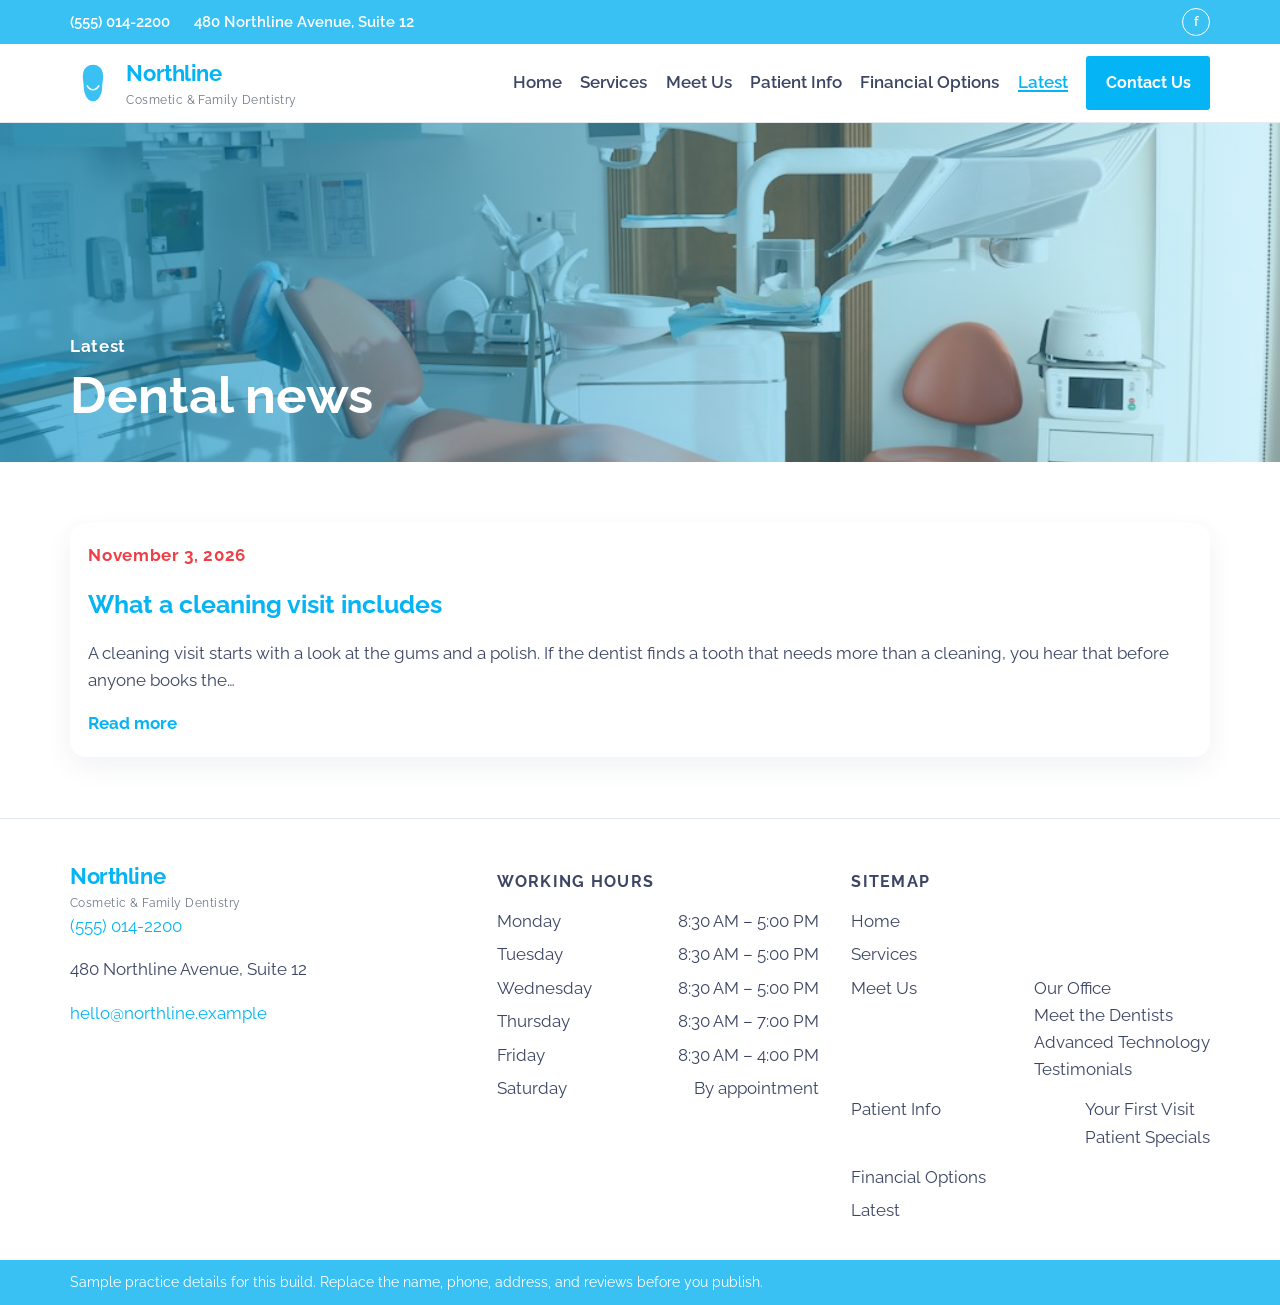
<file: dental-news/index.html>
<!doctype html>
<html lang="en-US">
<head>
<meta charset="UTF-8">
<meta name="viewport" content="width=device-width, initial-scale=1">
<title>Dental news &#8211; Northline Family Dentistry</title>
<meta name='robots' content='max-image-preview:large' />
<link rel='dns-prefetch' href='//fonts.googleapis.com' />
<style id="wp-img-auto-sizes-contain-inline-css">
img:is([sizes=auto i],[sizes^="auto," i]){contain-intrinsic-size:3000px 1500px}
/*# sourceURL=wp-img-auto-sizes-contain-inline-css */
</style>
<style id="wp-emoji-styles-inline-css">

	img.wp-smiley, img.emoji {
		display: inline !important;
		border: none !important;
		box-shadow: none !important;
		height: 1em !important;
		width: 1em !important;
		margin: 0 0.07em !important;
		vertical-align: -0.1em !important;
		background: none !important;
		padding: 0 !important;
	}
/*# sourceURL=wp-emoji-styles-inline-css */
</style>
<link rel='stylesheet' id='wp-block-library-css' href='../wp-includes/css/dist/block-library/style.min.css?ver=7.1.4' media='all' />
<style id="classic-theme-styles-inline-css">
/*! This file is auto-generated */
.wp-block-button__link{color:#fff;background-color:#32373c;border-radius:9999px;box-shadow:none;text-decoration:none;padding:calc(.667em + 2px) calc(1.333em + 2px);font-size:1.125em}.wp-block-file__button{background:#32373c;color:#fff;text-decoration:none}
/*# sourceURL=/wp-includes/css/classic-themes.min.css */
</style>
<style id="global-styles-inline-css">
:root{--wp--preset--aspect-ratio--square: 1;--wp--preset--aspect-ratio--4-3: 4/3;--wp--preset--aspect-ratio--3-4: 3/4;--wp--preset--aspect-ratio--3-2: 3/2;--wp--preset--aspect-ratio--2-3: 2/3;--wp--preset--aspect-ratio--16-9: 16/9;--wp--preset--aspect-ratio--9-16: 9/16;--wp--preset--color--black: #000000;--wp--preset--color--cyan-bluish-gray: #abb8c3;--wp--preset--color--white: #ffffff;--wp--preset--color--pale-pink: #f78da7;--wp--preset--color--vivid-red: #cf2e2e;--wp--preset--color--luminous-vivid-orange: #ff6900;--wp--preset--color--luminous-vivid-amber: #fcb900;--wp--preset--color--light-green-cyan: #7bdcb5;--wp--preset--color--vivid-green-cyan: #00d084;--wp--preset--color--pale-cyan-blue: #8ed1fc;--wp--preset--color--vivid-cyan-blue: #0693e3;--wp--preset--color--vivid-purple: #9b51e0;--wp--preset--gradient--vivid-cyan-blue-to-vivid-purple: linear-gradient(135deg,rgb(6,147,227) 0%,rgb(155,81,224) 100%);--wp--preset--gradient--light-green-cyan-to-vivid-green-cyan: linear-gradient(135deg,rgb(122,220,180) 0%,rgb(0,208,130) 100%);--wp--preset--gradient--luminous-vivid-amber-to-luminous-vivid-orange: linear-gradient(135deg,rgb(252,185,0) 0%,rgb(255,105,0) 100%);--wp--preset--gradient--luminous-vivid-orange-to-vivid-red: linear-gradient(135deg,rgb(255,105,0) 0%,rgb(207,46,46) 100%);--wp--preset--gradient--very-light-gray-to-cyan-bluish-gray: linear-gradient(135deg,rgb(238,238,238) 0%,rgb(169,184,195) 100%);--wp--preset--gradient--cool-to-warm-spectrum: linear-gradient(135deg,rgb(74,234,220) 0%,rgb(151,120,209) 20%,rgb(207,42,186) 40%,rgb(238,44,130) 60%,rgb(251,105,98) 80%,rgb(254,248,76) 100%);--wp--preset--gradient--blush-light-purple: linear-gradient(135deg,rgb(255,206,236) 0%,rgb(152,150,240) 100%);--wp--preset--gradient--blush-bordeaux: linear-gradient(135deg,rgb(254,205,165) 0%,rgb(254,45,45) 50%,rgb(107,0,62) 100%);--wp--preset--gradient--luminous-dusk: linear-gradient(135deg,rgb(255,203,112) 0%,rgb(199,81,192) 50%,rgb(65,88,208) 100%);--wp--preset--gradient--pale-ocean: linear-gradient(135deg,rgb(255,245,203) 0%,rgb(182,227,212) 50%,rgb(51,167,181) 100%);--wp--preset--gradient--electric-grass: linear-gradient(135deg,rgb(202,248,128) 0%,rgb(113,206,126) 100%);--wp--preset--gradient--midnight: linear-gradient(135deg,rgb(2,3,129) 0%,rgb(40,116,252) 100%);--wp--preset--font-size--small: 13px;--wp--preset--font-size--medium: 20px;--wp--preset--font-size--large: 36px;--wp--preset--font-size--x-large: 42px;--wp--preset--spacing--20: 0.44rem;--wp--preset--spacing--30: 0.67rem;--wp--preset--spacing--40: 1rem;--wp--preset--spacing--50: 1.5rem;--wp--preset--spacing--60: 2.25rem;--wp--preset--spacing--70: 3.38rem;--wp--preset--spacing--80: 5.06rem;--wp--preset--shadow--natural: 6px 6px 9px rgba(0, 0, 0, 0.2);--wp--preset--shadow--deep: 12px 12px 50px rgba(0, 0, 0, 0.4);--wp--preset--shadow--sharp: 6px 6px 0px rgba(0, 0, 0, 0.2);--wp--preset--shadow--outlined: 6px 6px 0px -3px rgb(255, 255, 255), 6px 6px rgb(0, 0, 0);--wp--preset--shadow--crisp: 6px 6px 0px rgb(0, 0, 0);}.wp-block-button{--wp--preset--dimension--25: 25%;--wp--preset--dimension--50: 50%;--wp--preset--dimension--75: 75%;--wp--preset--dimension--100: 100%;}:where(body) { margin: 0; }:where(.is-layout-flex){gap: 0.5em;}:where(.is-layout-grid){gap: 0.5em;}body .is-layout-flex{display: flex;}.is-layout-flex{flex-wrap: wrap;align-items: center;}.is-layout-flex > :is(*, div){margin: 0;}body .is-layout-grid{display: grid;}.is-layout-grid > :is(*, div){margin: 0;}body{padding-top: 0px;padding-right: 0px;padding-bottom: 0px;padding-left: 0px;}:root :where(.wp-element-button, .wp-block-button__link){background-color: #32373c;border-width: 0;color: #fff;font-family: inherit;font-size: inherit;font-style: inherit;font-weight: inherit;letter-spacing: inherit;line-height: inherit;padding-top: calc(0.667em + 2px);padding-right: calc(1.333em + 2px);padding-bottom: calc(0.667em + 2px);padding-left: calc(1.333em + 2px);text-decoration: none;text-transform: inherit;}.has-black-color{color: var(--wp--preset--color--black) !important;}.has-cyan-bluish-gray-color{color: var(--wp--preset--color--cyan-bluish-gray) !important;}.has-white-color{color: var(--wp--preset--color--white) !important;}.has-pale-pink-color{color: var(--wp--preset--color--pale-pink) !important;}.has-vivid-red-color{color: var(--wp--preset--color--vivid-red) !important;}.has-luminous-vivid-orange-color{color: var(--wp--preset--color--luminous-vivid-orange) !important;}.has-luminous-vivid-amber-color{color: var(--wp--preset--color--luminous-vivid-amber) !important;}.has-light-green-cyan-color{color: var(--wp--preset--color--light-green-cyan) !important;}.has-vivid-green-cyan-color{color: var(--wp--preset--color--vivid-green-cyan) !important;}.has-pale-cyan-blue-color{color: var(--wp--preset--color--pale-cyan-blue) !important;}.has-vivid-cyan-blue-color{color: var(--wp--preset--color--vivid-cyan-blue) !important;}.has-vivid-purple-color{color: var(--wp--preset--color--vivid-purple) !important;}.has-black-background-color{background-color: var(--wp--preset--color--black) !important;}.has-cyan-bluish-gray-background-color{background-color: var(--wp--preset--color--cyan-bluish-gray) !important;}.has-white-background-color{background-color: var(--wp--preset--color--white) !important;}.has-pale-pink-background-color{background-color: var(--wp--preset--color--pale-pink) !important;}.has-vivid-red-background-color{background-color: var(--wp--preset--color--vivid-red) !important;}.has-luminous-vivid-orange-background-color{background-color: var(--wp--preset--color--luminous-vivid-orange) !important;}.has-luminous-vivid-amber-background-color{background-color: var(--wp--preset--color--luminous-vivid-amber) !important;}.has-light-green-cyan-background-color{background-color: var(--wp--preset--color--light-green-cyan) !important;}.has-vivid-green-cyan-background-color{background-color: var(--wp--preset--color--vivid-green-cyan) !important;}.has-pale-cyan-blue-background-color{background-color: var(--wp--preset--color--pale-cyan-blue) !important;}.has-vivid-cyan-blue-background-color{background-color: var(--wp--preset--color--vivid-cyan-blue) !important;}.has-vivid-purple-background-color{background-color: var(--wp--preset--color--vivid-purple) !important;}.has-black-border-color{border-color: var(--wp--preset--color--black) !important;}.has-cyan-bluish-gray-border-color{border-color: var(--wp--preset--color--cyan-bluish-gray) !important;}.has-white-border-color{border-color: var(--wp--preset--color--white) !important;}.has-pale-pink-border-color{border-color: var(--wp--preset--color--pale-pink) !important;}.has-vivid-red-border-color{border-color: var(--wp--preset--color--vivid-red) !important;}.has-luminous-vivid-orange-border-color{border-color: var(--wp--preset--color--luminous-vivid-orange) !important;}.has-luminous-vivid-amber-border-color{border-color: var(--wp--preset--color--luminous-vivid-amber) !important;}.has-light-green-cyan-border-color{border-color: var(--wp--preset--color--light-green-cyan) !important;}.has-vivid-green-cyan-border-color{border-color: var(--wp--preset--color--vivid-green-cyan) !important;}.has-pale-cyan-blue-border-color{border-color: var(--wp--preset--color--pale-cyan-blue) !important;}.has-vivid-cyan-blue-border-color{border-color: var(--wp--preset--color--vivid-cyan-blue) !important;}.has-vivid-purple-border-color{border-color: var(--wp--preset--color--vivid-purple) !important;}.has-vivid-cyan-blue-to-vivid-purple-gradient-background{background: var(--wp--preset--gradient--vivid-cyan-blue-to-vivid-purple) !important;}.has-light-green-cyan-to-vivid-green-cyan-gradient-background{background: var(--wp--preset--gradient--light-green-cyan-to-vivid-green-cyan) !important;}.has-luminous-vivid-amber-to-luminous-vivid-orange-gradient-background{background: var(--wp--preset--gradient--luminous-vivid-amber-to-luminous-vivid-orange) !important;}.has-luminous-vivid-orange-to-vivid-red-gradient-background{background: var(--wp--preset--gradient--luminous-vivid-orange-to-vivid-red) !important;}.has-very-light-gray-to-cyan-bluish-gray-gradient-background{background: var(--wp--preset--gradient--very-light-gray-to-cyan-bluish-gray) !important;}.has-cool-to-warm-spectrum-gradient-background{background: var(--wp--preset--gradient--cool-to-warm-spectrum) !important;}.has-blush-light-purple-gradient-background{background: var(--wp--preset--gradient--blush-light-purple) !important;}.has-blush-bordeaux-gradient-background{background: var(--wp--preset--gradient--blush-bordeaux) !important;}.has-luminous-dusk-gradient-background{background: var(--wp--preset--gradient--luminous-dusk) !important;}.has-pale-ocean-gradient-background{background: var(--wp--preset--gradient--pale-ocean) !important;}.has-electric-grass-gradient-background{background: var(--wp--preset--gradient--electric-grass) !important;}.has-midnight-gradient-background{background: var(--wp--preset--gradient--midnight) !important;}.has-small-font-size{font-size: var(--wp--preset--font-size--small) !important;}.has-medium-font-size{font-size: var(--wp--preset--font-size--medium) !important;}.has-large-font-size{font-size: var(--wp--preset--font-size--large) !important;}.has-x-large-font-size{font-size: var(--wp--preset--font-size--x-large) !important;}
:root :where(.wp-block-icon svg){width: 24px;}
:where(.wp-block-gallery.is-layout-flex){gap: var( --wp--style--gallery-gap-default, var( --gallery-block--gutter-size, var( --wp--style--block-gap, 0.5em ) ) );}:where(.wp-block-gallery.is-layout-grid){gap: var( --wp--style--gallery-gap-default, var( --gallery-block--gutter-size, var( --wp--style--block-gap, 0.5em ) ) );}
:where(.wp-block-latest-posts.is-layout-flex){gap: 1.25em;}:where(.wp-block-latest-posts.is-layout-grid){gap: 1.25em;}
:where(.wp-block-post-template.is-layout-flex){gap: 1.25em;}:where(.wp-block-post-template.is-layout-grid){gap: 1.25em;}
:where(.wp-block-term-template.is-layout-flex){gap: 1.25em;}:where(.wp-block-term-template.is-layout-grid){gap: 1.25em;}
:where(.wp-block-columns.is-layout-flex){gap: 2em;}:where(.wp-block-columns.is-layout-grid){gap: 2em;}
:root :where(.wp-block-pullquote){font-size: 1.5em;line-height: 1.6;}
/*# sourceURL=global-styles-inline-css */
</style>
<link rel='stylesheet' id='northline-fonts-css' href='https://fonts.googleapis.com/css2?family=Raleway:wght@500;600;700&#038;display=swap' media='all' />
<link rel='stylesheet' id='elementor-frontend-css' href='../wp-content/plugins/elementor/assets/css/frontend.min.css?ver=4.3.6' media='all' />
<link rel='stylesheet' id='northline-css' href='../wp-content/themes/northline/assets/css/site.css?ver=1.2.0' media='all' />
<link rel="https://api.w.org/" href="https://ammarsanghera-bot.github.io/northline-family-dentistry/wp-json/" /><link rel="EditURI" type="application/rsd+xml" title="RSD" href="https://ammarsanghera-bot.github.io/northline-family-dentistry/xmlrpc.php?rsd" />
<meta name="generator" content="WordPress 7.1.4" />
<meta name="generator" content="Elementor 4.3.6; features: e_font_icon_svg, additional_custom_breakpoints; settings: css_print_method-external, google_font-enabled, font_display-swap">
			<style>
				.e-con.e-parent:nth-of-type(n+4):not(.e-lazyloaded):not(.e-no-lazyload),
				.e-con.e-parent:nth-of-type(n+4):not(.e-lazyloaded):not(.e-no-lazyload) * {
					background-image: none !important;
				}
				@media screen and (max-height: 1024px) {
					.e-con.e-parent:nth-of-type(n+3):not(.e-lazyloaded):not(.e-no-lazyload),
					.e-con.e-parent:nth-of-type(n+3):not(.e-lazyloaded):not(.e-no-lazyload) * {
						background-image: none !important;
					}
				}
				@media screen and (max-height: 640px) {
					.e-con.e-parent:nth-of-type(n+2):not(.e-lazyloaded):not(.e-no-lazyload),
					.e-con.e-parent:nth-of-type(n+2):not(.e-lazyloaded):not(.e-no-lazyload) * {
						background-image: none !important;
					}
				}
			</style>
			</head>
<body class="blog wp-theme-northline elementor-default elementor-kit-4">
<a class="skip" href="#main">Skip to content</a>
<div class="topbar">
	<div class="wrap topbar__inner">
		<a href="tel:5550142200">(555) 014-2200</a>
		<span>480 Northline Avenue, Suite 12</span>
		<span class="topbar__social" aria-hidden="true">f</span>
	</div>
</div>
<header class="site-header">
	<div class="wrap header__inner">
		<a class="logo" href="../">
			<svg viewBox="0 0 48 48" aria-hidden="true"><path fill="#3AC1F3" d="M24 5c5.2 0 9 3.2 10.2 8.2 1.2 5.2-.6 9.4-.6 15.2 0 6.2-3.4 14.6-9.6 14.6S14.4 34.6 14.4 28.4c0-5.8-1.8-10-0.6-15.2C15 8.2 18.8 5 24 5z"/><path d="M18 27c1.4 2.6 3.4 4 6 4s4.6-1.4 6-4" stroke="#fff" stroke-width="1.6" fill="none" stroke-linecap="round"/></svg>
			<span><strong>Northline</strong><small>Cosmetic &amp; Family Dentistry</small></span>
		</a>
		<button class="burger" type="button" aria-expanded="false" aria-label="Menu"><span></span><span></span><span></span></button>
		<nav class="nav" id="nav">
			<ul id="menu-northline" class="menu"><li id="menu-item-13" class="menu-item menu-item-type-custom menu-item-object-custom menu-item-home menu-item-13"><a href="../">Home</a></li>
<li id="menu-item-14" class="menu-item menu-item-type-custom menu-item-object-custom menu-item-14"><a href="../services/">Services</a></li>
<li id="menu-item-15" class="menu-item menu-item-type-custom menu-item-object-custom menu-item-has-children menu-item-15"><a href="../meet-us/">Meet Us</a>
<ul class="sub-menu">
	<li id="menu-item-16" class="menu-item menu-item-type-custom menu-item-object-custom menu-item-16"><a href="../meet-us/#office">Our Office</a></li>
	<li id="menu-item-17" class="menu-item menu-item-type-custom menu-item-object-custom menu-item-17"><a href="../meet-us/#dentists">Meet the Dentists</a></li>
	<li id="menu-item-18" class="menu-item menu-item-type-custom menu-item-object-custom menu-item-18"><a href="../meet-us/#technology">Advanced Technology</a></li>
	<li id="menu-item-19" class="menu-item menu-item-type-custom menu-item-object-custom menu-item-19"><a href="../meet-us/#testimonials">Testimonials</a></li>
</ul>
</li>
<li id="menu-item-20" class="menu-item menu-item-type-custom menu-item-object-custom menu-item-has-children menu-item-20"><a href="../patient-info/">Patient Info</a>
<ul class="sub-menu">
	<li id="menu-item-21" class="menu-item menu-item-type-custom menu-item-object-custom menu-item-21"><a href="../patient-info/#first-visit">Your First Visit</a></li>
	<li id="menu-item-22" class="menu-item menu-item-type-custom menu-item-object-custom menu-item-22"><a href="../patient-info/#specials">Patient Specials</a></li>
</ul>
</li>
<li id="menu-item-23" class="menu-item menu-item-type-custom menu-item-object-custom menu-item-23"><a href="../financial-options/">Financial Options</a></li>
<li id="menu-item-24" class="menu-item menu-item-type-custom menu-item-object-custom current-menu-item menu-item-24"><a href="./" aria-current="page">Latest</a></li>
</ul>			<a class="nl-btn nl-btn--blue" href="../contact-us/">Contact Us</a>
		</nav>
	</div>
</header>
<main id="main">
	<section class="nl-pagehero">
		<div class="nl-pagehero__bg" style="background-image:url('../wp-content/themes/northline/assets/img/smile.jpg')"></div>
		<div class="nl-pagehero__veil"></div>
		<div class="nl-wrap">
			<p class="nl-kicker nl-kicker--light">Latest</p>
			<h1>Dental news</h1>
		</div>
	</section>
	<section class="nl-section">
		<div class="nl-wrap nl-news">
												<article class="nl-card">
						<p class="nl-kicker">November 3, 2026</p>
						<h2><a href="../what-a-cleaning-visit-includes/">What a cleaning visit includes</a></h2>
						<p>A cleaning visit starts with a look at the gums and a polish. If the dentist finds a tooth that needs more than a cleaning, you hear that before anyone books the&hellip;</p>
						<a class="nl-textlink" href="../what-a-cleaning-visit-includes/">Read more</a>
					</article>
									</div>
	</section>
</main>
<footer class="site-footer">
	<div class="wrap footer__grid">
		<div>
			<a class="logo" href="../"><span><strong>Northline</strong><small>Cosmetic &amp; Family Dentistry</small></span></a>
			<p><a href="tel:5550142200">(555) 014-2200</a></p>
			<p>480 Northline Avenue, Suite 12</p>
			<p><a href="mailto:hello@northline.example">hello@northline.example</a></p>
		</div>
		<div>
			<h2>Working hours</h2>
			<ul class="hours">
									<li><span>Monday</span><span>8:30 AM – 5:00 PM</span></li>
									<li><span>Tuesday</span><span>8:30 AM – 5:00 PM</span></li>
									<li><span>Wednesday</span><span>8:30 AM – 5:00 PM</span></li>
									<li><span>Thursday</span><span>8:30 AM – 7:00 PM</span></li>
									<li><span>Friday</span><span>8:30 AM – 4:00 PM</span></li>
									<li><span>Saturday</span><span>By appointment</span></li>
							</ul>
		</div>
		<div>
			<h2>Sitemap</h2>
			<ul id="menu-northline-1" class="footer-menu"><li class="menu-item menu-item-type-custom menu-item-object-custom menu-item-home menu-item-13"><a href="../">Home</a></li>
<li class="menu-item menu-item-type-custom menu-item-object-custom menu-item-14"><a href="../services/">Services</a></li>
<li class="menu-item menu-item-type-custom menu-item-object-custom menu-item-has-children menu-item-15"><a href="../meet-us/">Meet Us</a>
<ul class="sub-menu">
	<li class="menu-item menu-item-type-custom menu-item-object-custom menu-item-16"><a href="../meet-us/#office">Our Office</a></li>
	<li class="menu-item menu-item-type-custom menu-item-object-custom menu-item-17"><a href="../meet-us/#dentists">Meet the Dentists</a></li>
	<li class="menu-item menu-item-type-custom menu-item-object-custom menu-item-18"><a href="../meet-us/#technology">Advanced Technology</a></li>
	<li class="menu-item menu-item-type-custom menu-item-object-custom menu-item-19"><a href="../meet-us/#testimonials">Testimonials</a></li>
</ul>
</li>
<li class="menu-item menu-item-type-custom menu-item-object-custom menu-item-has-children menu-item-20"><a href="../patient-info/">Patient Info</a>
<ul class="sub-menu">
	<li class="menu-item menu-item-type-custom menu-item-object-custom menu-item-21"><a href="../patient-info/#first-visit">Your First Visit</a></li>
	<li class="menu-item menu-item-type-custom menu-item-object-custom menu-item-22"><a href="../patient-info/#specials">Patient Specials</a></li>
</ul>
</li>
<li class="menu-item menu-item-type-custom menu-item-object-custom menu-item-23"><a href="../financial-options/">Financial Options</a></li>
<li class="menu-item menu-item-type-custom menu-item-object-custom current-menu-item menu-item-24"><a href="./" aria-current="page">Latest</a></li>
</ul>		</div>
	</div>
	<div class="legal">
		<div class="wrap">Sample practice details for this build. Replace the name, phone, address, and reviews before you publish.</div>
	</div>
	<script type="speculationrules">
{"prefetch":[{"source":"document","where":{"and":[{"href_matches":"/*"},{"not":{"href_matches":["/wp-*.php","/wp-admin/*","/wp-content/uploads/*","/wp-content/*","/wp-content/plugins/*","/wp-content/themes/northline/*","/*\\?(.+)"]}},{"not":{"selector_matches":"a[rel~=\"nofollow\"]"}},{"not":{"selector_matches":".no-prefetch, .no-prefetch a"}}]},"eagerness":"conservative"}]}
</script>
			<script>
				( () => {
					const lazyloadRunObserver = () => {
						const lazyloadBackgrounds = document.querySelectorAll( `.e-con.e-parent:not(.e-lazyloaded)` );
						const lazyloadBackgroundObserver = new IntersectionObserver( ( entries ) => {
							entries.forEach( ( entry ) => {
								if ( entry.isIntersecting ) {
									let lazyloadBackground = entry.target;
									if( lazyloadBackground ) {
										lazyloadBackground.classList.add( 'e-lazyloaded' );
									}
									lazyloadBackgroundObserver.unobserve( entry.target );
								}
							});
						}, { rootMargin: '200px 0px 200px 0px' } );
						lazyloadBackgrounds.forEach( ( lazyloadBackground ) => {
							lazyloadBackgroundObserver.observe( lazyloadBackground );
						} );
					};
					const events = [
						'DOMContentLoaded',
						'elementor/lazyload/observe',
					];
					events.forEach( ( event ) => {
						document.addEventListener( event, lazyloadRunObserver );
					} );
				} )();
			</script>
			<script id="northline-nav-js" src="../wp-content/themes/northline/assets/js/nav.js?ver=1.2.0"></script>
<script id="wp-emoji-settings" type="application/json">
{"baseUrl":"https://s.w.org/images/core/emoji/17.0.2/72x72/","ext":".png","svgUrl":"https://s.w.org/images/core/emoji/17.0.2/svg/","svgExt":".svg","source":{"concatemoji":"../wp-includes/js/wp-emoji-release.min.js?ver=7.1.4"}}
</script>
<script type="module">
/*! This file is auto-generated */
var e="script#wp-emoji-settings",t=document.querySelector(e);if(!(t instanceof HTMLScriptElement))throw new Error("Element missing: "+e);const r=JSON.parse(t.text),s=(window._wpemojiSettings=r,"wpEmojiSettingsSupports"),o=["flag","emoji"];function i(e){try{var t={supportTests:e,timestamp:(new Date).valueOf()};sessionStorage.setItem(s,JSON.stringify(t))}catch(e){}}function c(e,t,n){e.clearRect(0,0,e.canvas.width,e.canvas.height),e.fillText(t,0,0);t=new Uint32Array(e.getImageData(0,0,e.canvas.width,e.canvas.height).data);e.clearRect(0,0,e.canvas.width,e.canvas.height),e.fillText(n,0,0);const r=new Uint32Array(e.getImageData(0,0,e.canvas.width,e.canvas.height).data);return t.every((e,t)=>e===r[t])}function p(e,t){e.clearRect(0,0,e.canvas.width,e.canvas.height),e.fillText(t,0,0);var n=e.getImageData(16,16,1,1);for(let e=0;e<n.data.length;e++)if(0!==n.data[e])return!1;return!0}function u(e,t,n,r){switch(t){case"flag":return n(e,"\ud83c\udff3\ufe0f\u200d\u26a7\ufe0f","\ud83c\udff3\ufe0f\u200b\u26a7\ufe0f")?!1:!n(e,"\ud83c\udde8\ud83c\uddf6","\ud83c\udde8\u200b\ud83c\uddf6")&&!n(e,"\ud83c\udff4\udb40\udc67\udb40\udc62\udb40\udc65\udb40\udc6e\udb40\udc67\udb40\udc7f","\ud83c\udff4\u200b\udb40\udc67\u200b\udb40\udc62\u200b\udb40\udc65\u200b\udb40\udc6e\u200b\udb40\udc67\u200b\udb40\udc7f");case"emoji":return!r(e,"\ud83e\u1fac8")}return!1}function f(e,t,n,r){let a;const s=(a="undefined"!=typeof WorkerGlobalScope&&self instanceof WorkerGlobalScope?new OffscreenCanvas(300,150):document.createElement("canvas")).getContext("2d",{willReadFrequently:!0}),o=(s.textBaseline="top",s.font="600 32px Arial",{});return e.forEach(e=>{o[e]=t(s,e,n,r)}),o}function a(e){var t=document.createElement("script");t.src=e,t.defer=!0,document.head.appendChild(t)}r.supports={everything:!0,everythingExceptFlag:!0},new Promise(t=>{let n=function(){try{var e=JSON.parse(sessionStorage.getItem(s));if("object"==typeof e&&"number"==typeof e.timestamp&&(new Date).valueOf()<e.timestamp+604800&&"object"==typeof e.supportTests)return e.supportTests}catch(e){}return null}();if(!n){if("undefined"!=typeof Worker&&"undefined"!=typeof OffscreenCanvas&&"undefined"!=typeof URL&&URL.createObjectURL&&"undefined"!=typeof Blob)try{var e="postMessage("+f.toString()+"("+[JSON.stringify(o),u.toString(),c.toString(),p.toString()].join(",")+"));",r=new Blob([e],{type:"text/javascript"});const a=new Worker(URL.createObjectURL(r),{name:"wpTestEmojiSupports"});return void(a.onmessage=e=>{i(n=e.data),a.terminate(),t(n)})}catch(e){}i(n=f(o,u,c,p))}t(n)}).then(e=>{for(const n in e)r.supports[n]=e[n],r.supports.everything=r.supports.everything&&r.supports[n],"flag"!==n&&(r.supports.everythingExceptFlag=r.supports.everythingExceptFlag&&r.supports[n]);var t;r.supports.everythingExceptFlag=r.supports.everythingExceptFlag&&!r.supports.flag,r.supports.everything||((t=r.source||{}).concatemoji?a(t.concatemoji):t.wpemoji&&t.twemoji&&(a(t.twemoji),a(t.wpemoji)))});
//# sourceURL=../wp-includes/js/wp-emoji-loader.min.js
</script>
</footer>
</body>
</html>
</file>
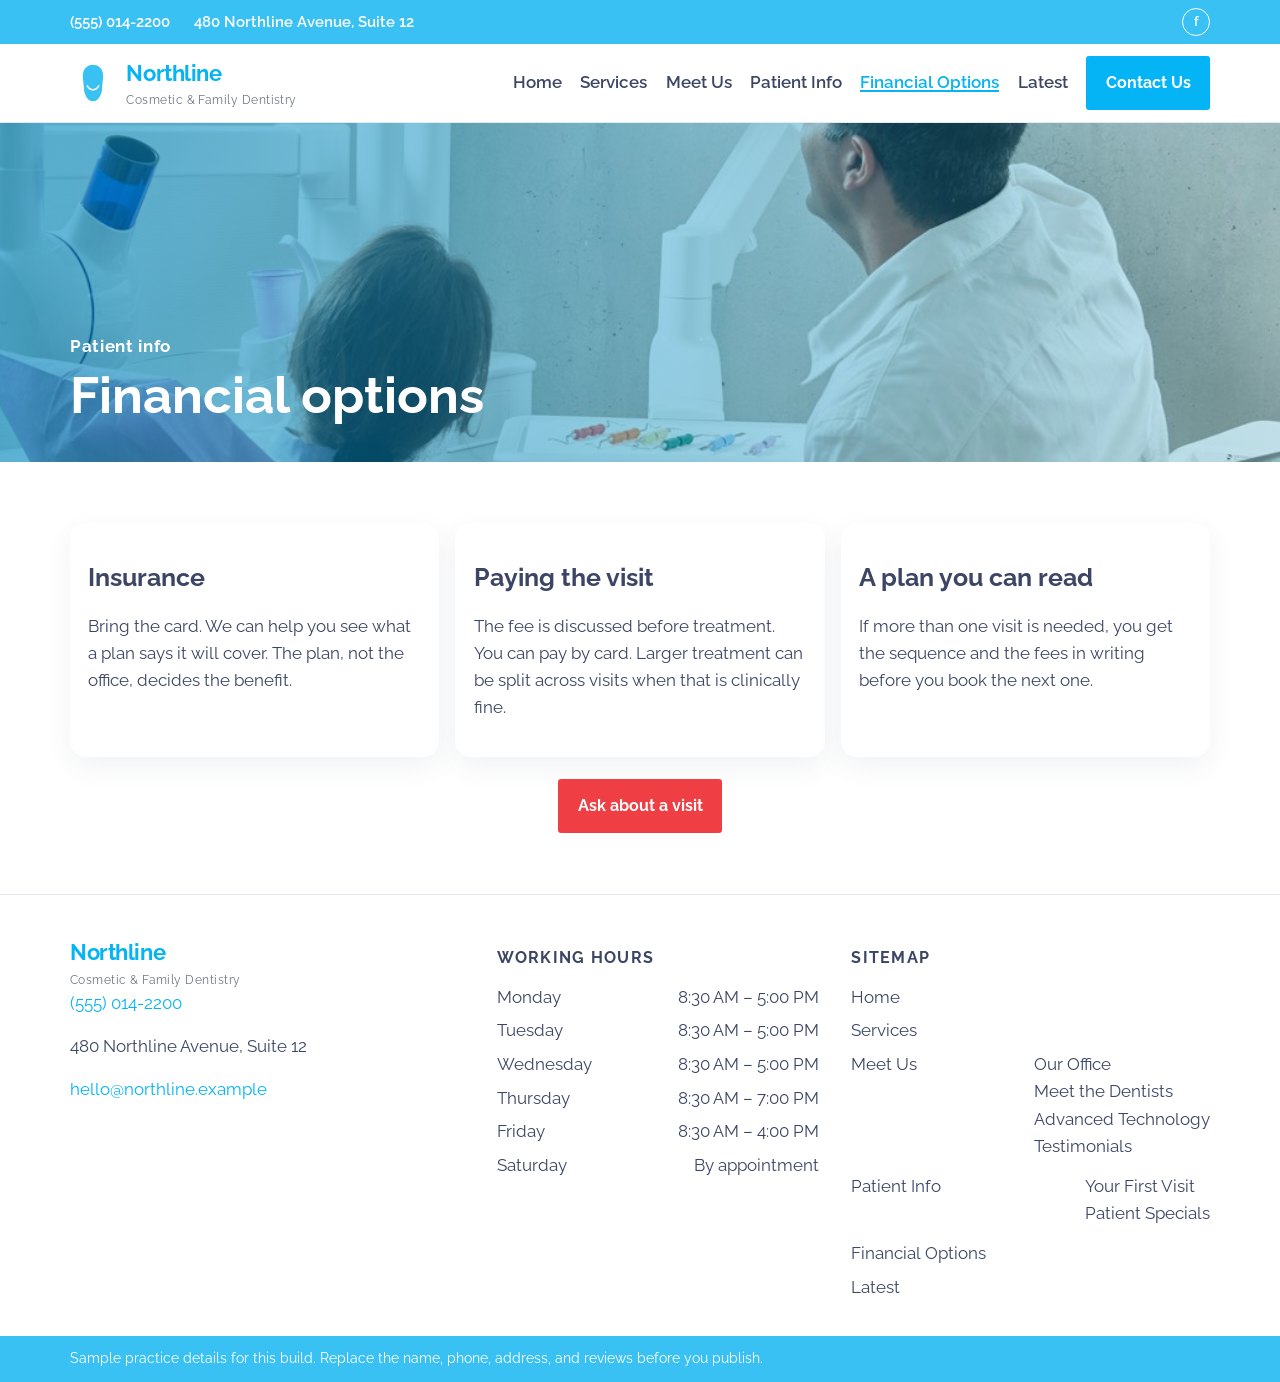
<file: financial-options/index.html>
<!doctype html>
<html lang="en-US">
<head>
<meta charset="UTF-8">
<meta name="viewport" content="width=device-width, initial-scale=1">
<title>Financial Options &#8211; Northline Family Dentistry</title>
<meta name='robots' content='max-image-preview:large' />
<link rel='dns-prefetch' href='//fonts.googleapis.com' />
<link rel="alternate" title="oEmbed (JSON)" type="application/json+oembed" href="https://ammarsanghera-bot.github.io/northline-family-dentistry/wp-json/oembed/1.0/embed?url=http%3A%2F%2Flocalhost%3A8086%2Ffinancial-options%2F" />
<link rel="alternate" title="oEmbed (XML)" type="text/xml+oembed" href="https://ammarsanghera-bot.github.io/northline-family-dentistry/wp-json/oembed/1.0/embed?url=http%3A%2F%2Flocalhost%3A8086%2Ffinancial-options%2F&#038;format=xml" />
<style id="wp-img-auto-sizes-contain-inline-css">
img:is([sizes=auto i],[sizes^="auto," i]){contain-intrinsic-size:3000px 1500px}
/*# sourceURL=wp-img-auto-sizes-contain-inline-css */
</style>
<style id="wp-emoji-styles-inline-css">

	img.wp-smiley, img.emoji {
		display: inline !important;
		border: none !important;
		box-shadow: none !important;
		height: 1em !important;
		width: 1em !important;
		margin: 0 0.07em !important;
		vertical-align: -0.1em !important;
		background: none !important;
		padding: 0 !important;
	}
/*# sourceURL=wp-emoji-styles-inline-css */
</style>
<style id="classic-theme-styles-inline-css">
/*! This file is auto-generated */
.wp-block-button__link{color:#fff;background-color:#32373c;border-radius:9999px;box-shadow:none;text-decoration:none;padding:calc(.667em + 2px) calc(1.333em + 2px);font-size:1.125em}.wp-block-file__button{background:#32373c;color:#fff;text-decoration:none}
/*# sourceURL=/wp-includes/css/classic-themes.min.css */
</style>
<style id="global-styles-inline-css">
:root{--wp--preset--aspect-ratio--square: 1;--wp--preset--aspect-ratio--4-3: 4/3;--wp--preset--aspect-ratio--3-4: 3/4;--wp--preset--aspect-ratio--3-2: 3/2;--wp--preset--aspect-ratio--2-3: 2/3;--wp--preset--aspect-ratio--16-9: 16/9;--wp--preset--aspect-ratio--9-16: 9/16;--wp--preset--color--black: #000000;--wp--preset--color--cyan-bluish-gray: #abb8c3;--wp--preset--color--white: #ffffff;--wp--preset--color--pale-pink: #f78da7;--wp--preset--color--vivid-red: #cf2e2e;--wp--preset--color--luminous-vivid-orange: #ff6900;--wp--preset--color--luminous-vivid-amber: #fcb900;--wp--preset--color--light-green-cyan: #7bdcb5;--wp--preset--color--vivid-green-cyan: #00d084;--wp--preset--color--pale-cyan-blue: #8ed1fc;--wp--preset--color--vivid-cyan-blue: #0693e3;--wp--preset--color--vivid-purple: #9b51e0;--wp--preset--gradient--vivid-cyan-blue-to-vivid-purple: linear-gradient(135deg,rgb(6,147,227) 0%,rgb(155,81,224) 100%);--wp--preset--gradient--light-green-cyan-to-vivid-green-cyan: linear-gradient(135deg,rgb(122,220,180) 0%,rgb(0,208,130) 100%);--wp--preset--gradient--luminous-vivid-amber-to-luminous-vivid-orange: linear-gradient(135deg,rgb(252,185,0) 0%,rgb(255,105,0) 100%);--wp--preset--gradient--luminous-vivid-orange-to-vivid-red: linear-gradient(135deg,rgb(255,105,0) 0%,rgb(207,46,46) 100%);--wp--preset--gradient--very-light-gray-to-cyan-bluish-gray: linear-gradient(135deg,rgb(238,238,238) 0%,rgb(169,184,195) 100%);--wp--preset--gradient--cool-to-warm-spectrum: linear-gradient(135deg,rgb(74,234,220) 0%,rgb(151,120,209) 20%,rgb(207,42,186) 40%,rgb(238,44,130) 60%,rgb(251,105,98) 80%,rgb(254,248,76) 100%);--wp--preset--gradient--blush-light-purple: linear-gradient(135deg,rgb(255,206,236) 0%,rgb(152,150,240) 100%);--wp--preset--gradient--blush-bordeaux: linear-gradient(135deg,rgb(254,205,165) 0%,rgb(254,45,45) 50%,rgb(107,0,62) 100%);--wp--preset--gradient--luminous-dusk: linear-gradient(135deg,rgb(255,203,112) 0%,rgb(199,81,192) 50%,rgb(65,88,208) 100%);--wp--preset--gradient--pale-ocean: linear-gradient(135deg,rgb(255,245,203) 0%,rgb(182,227,212) 50%,rgb(51,167,181) 100%);--wp--preset--gradient--electric-grass: linear-gradient(135deg,rgb(202,248,128) 0%,rgb(113,206,126) 100%);--wp--preset--gradient--midnight: linear-gradient(135deg,rgb(2,3,129) 0%,rgb(40,116,252) 100%);--wp--preset--font-size--small: 13px;--wp--preset--font-size--medium: 20px;--wp--preset--font-size--large: 36px;--wp--preset--font-size--x-large: 42px;--wp--preset--spacing--20: 0.44rem;--wp--preset--spacing--30: 0.67rem;--wp--preset--spacing--40: 1rem;--wp--preset--spacing--50: 1.5rem;--wp--preset--spacing--60: 2.25rem;--wp--preset--spacing--70: 3.38rem;--wp--preset--spacing--80: 5.06rem;--wp--preset--shadow--natural: 6px 6px 9px rgba(0, 0, 0, 0.2);--wp--preset--shadow--deep: 12px 12px 50px rgba(0, 0, 0, 0.4);--wp--preset--shadow--sharp: 6px 6px 0px rgba(0, 0, 0, 0.2);--wp--preset--shadow--outlined: 6px 6px 0px -3px rgb(255, 255, 255), 6px 6px rgb(0, 0, 0);--wp--preset--shadow--crisp: 6px 6px 0px rgb(0, 0, 0);}.wp-block-button{--wp--preset--dimension--25: 25%;--wp--preset--dimension--50: 50%;--wp--preset--dimension--75: 75%;--wp--preset--dimension--100: 100%;}:where(body) { margin: 0; }:where(.is-layout-flex){gap: 0.5em;}:where(.is-layout-grid){gap: 0.5em;}body .is-layout-flex{display: flex;}.is-layout-flex{flex-wrap: wrap;align-items: center;}.is-layout-flex > :is(*, div){margin: 0;}body .is-layout-grid{display: grid;}.is-layout-grid > :is(*, div){margin: 0;}body{padding-top: 0px;padding-right: 0px;padding-bottom: 0px;padding-left: 0px;}:root :where(.wp-element-button, .wp-block-button__link){background-color: #32373c;border-width: 0;color: #fff;font-family: inherit;font-size: inherit;font-style: inherit;font-weight: inherit;letter-spacing: inherit;line-height: inherit;padding-top: calc(0.667em + 2px);padding-right: calc(1.333em + 2px);padding-bottom: calc(0.667em + 2px);padding-left: calc(1.333em + 2px);text-decoration: none;text-transform: inherit;}.has-black-color{color: var(--wp--preset--color--black) !important;}.has-cyan-bluish-gray-color{color: var(--wp--preset--color--cyan-bluish-gray) !important;}.has-white-color{color: var(--wp--preset--color--white) !important;}.has-pale-pink-color{color: var(--wp--preset--color--pale-pink) !important;}.has-vivid-red-color{color: var(--wp--preset--color--vivid-red) !important;}.has-luminous-vivid-orange-color{color: var(--wp--preset--color--luminous-vivid-orange) !important;}.has-luminous-vivid-amber-color{color: var(--wp--preset--color--luminous-vivid-amber) !important;}.has-light-green-cyan-color{color: var(--wp--preset--color--light-green-cyan) !important;}.has-vivid-green-cyan-color{color: var(--wp--preset--color--vivid-green-cyan) !important;}.has-pale-cyan-blue-color{color: var(--wp--preset--color--pale-cyan-blue) !important;}.has-vivid-cyan-blue-color{color: var(--wp--preset--color--vivid-cyan-blue) !important;}.has-vivid-purple-color{color: var(--wp--preset--color--vivid-purple) !important;}.has-black-background-color{background-color: var(--wp--preset--color--black) !important;}.has-cyan-bluish-gray-background-color{background-color: var(--wp--preset--color--cyan-bluish-gray) !important;}.has-white-background-color{background-color: var(--wp--preset--color--white) !important;}.has-pale-pink-background-color{background-color: var(--wp--preset--color--pale-pink) !important;}.has-vivid-red-background-color{background-color: var(--wp--preset--color--vivid-red) !important;}.has-luminous-vivid-orange-background-color{background-color: var(--wp--preset--color--luminous-vivid-orange) !important;}.has-luminous-vivid-amber-background-color{background-color: var(--wp--preset--color--luminous-vivid-amber) !important;}.has-light-green-cyan-background-color{background-color: var(--wp--preset--color--light-green-cyan) !important;}.has-vivid-green-cyan-background-color{background-color: var(--wp--preset--color--vivid-green-cyan) !important;}.has-pale-cyan-blue-background-color{background-color: var(--wp--preset--color--pale-cyan-blue) !important;}.has-vivid-cyan-blue-background-color{background-color: var(--wp--preset--color--vivid-cyan-blue) !important;}.has-vivid-purple-background-color{background-color: var(--wp--preset--color--vivid-purple) !important;}.has-black-border-color{border-color: var(--wp--preset--color--black) !important;}.has-cyan-bluish-gray-border-color{border-color: var(--wp--preset--color--cyan-bluish-gray) !important;}.has-white-border-color{border-color: var(--wp--preset--color--white) !important;}.has-pale-pink-border-color{border-color: var(--wp--preset--color--pale-pink) !important;}.has-vivid-red-border-color{border-color: var(--wp--preset--color--vivid-red) !important;}.has-luminous-vivid-orange-border-color{border-color: var(--wp--preset--color--luminous-vivid-orange) !important;}.has-luminous-vivid-amber-border-color{border-color: var(--wp--preset--color--luminous-vivid-amber) !important;}.has-light-green-cyan-border-color{border-color: var(--wp--preset--color--light-green-cyan) !important;}.has-vivid-green-cyan-border-color{border-color: var(--wp--preset--color--vivid-green-cyan) !important;}.has-pale-cyan-blue-border-color{border-color: var(--wp--preset--color--pale-cyan-blue) !important;}.has-vivid-cyan-blue-border-color{border-color: var(--wp--preset--color--vivid-cyan-blue) !important;}.has-vivid-purple-border-color{border-color: var(--wp--preset--color--vivid-purple) !important;}.has-vivid-cyan-blue-to-vivid-purple-gradient-background{background: var(--wp--preset--gradient--vivid-cyan-blue-to-vivid-purple) !important;}.has-light-green-cyan-to-vivid-green-cyan-gradient-background{background: var(--wp--preset--gradient--light-green-cyan-to-vivid-green-cyan) !important;}.has-luminous-vivid-amber-to-luminous-vivid-orange-gradient-background{background: var(--wp--preset--gradient--luminous-vivid-amber-to-luminous-vivid-orange) !important;}.has-luminous-vivid-orange-to-vivid-red-gradient-background{background: var(--wp--preset--gradient--luminous-vivid-orange-to-vivid-red) !important;}.has-very-light-gray-to-cyan-bluish-gray-gradient-background{background: var(--wp--preset--gradient--very-light-gray-to-cyan-bluish-gray) !important;}.has-cool-to-warm-spectrum-gradient-background{background: var(--wp--preset--gradient--cool-to-warm-spectrum) !important;}.has-blush-light-purple-gradient-background{background: var(--wp--preset--gradient--blush-light-purple) !important;}.has-blush-bordeaux-gradient-background{background: var(--wp--preset--gradient--blush-bordeaux) !important;}.has-luminous-dusk-gradient-background{background: var(--wp--preset--gradient--luminous-dusk) !important;}.has-pale-ocean-gradient-background{background: var(--wp--preset--gradient--pale-ocean) !important;}.has-electric-grass-gradient-background{background: var(--wp--preset--gradient--electric-grass) !important;}.has-midnight-gradient-background{background: var(--wp--preset--gradient--midnight) !important;}.has-small-font-size{font-size: var(--wp--preset--font-size--small) !important;}.has-medium-font-size{font-size: var(--wp--preset--font-size--medium) !important;}.has-large-font-size{font-size: var(--wp--preset--font-size--large) !important;}.has-x-large-font-size{font-size: var(--wp--preset--font-size--x-large) !important;}
:root :where(.wp-block-icon svg){width: 24px;}
:where(.wp-block-gallery.is-layout-flex){gap: var( --wp--style--gallery-gap-default, var( --gallery-block--gutter-size, var( --wp--style--block-gap, 0.5em ) ) );}:where(.wp-block-gallery.is-layout-grid){gap: var( --wp--style--gallery-gap-default, var( --gallery-block--gutter-size, var( --wp--style--block-gap, 0.5em ) ) );}
:where(.wp-block-latest-posts.is-layout-flex){gap: 1.25em;}:where(.wp-block-latest-posts.is-layout-grid){gap: 1.25em;}
:where(.wp-block-post-template.is-layout-flex){gap: 1.25em;}:where(.wp-block-post-template.is-layout-grid){gap: 1.25em;}
:where(.wp-block-term-template.is-layout-flex){gap: 1.25em;}:where(.wp-block-term-template.is-layout-grid){gap: 1.25em;}
:where(.wp-block-columns.is-layout-flex){gap: 2em;}:where(.wp-block-columns.is-layout-grid){gap: 2em;}
:root :where(.wp-block-pullquote){font-size: 1.5em;line-height: 1.6;}
/*# sourceURL=global-styles-inline-css */
</style>
<link rel='stylesheet' id='northline-fonts-css' href='https://fonts.googleapis.com/css2?family=Raleway:wght@500;600;700&#038;display=swap' media='all' />
<link rel='stylesheet' id='elementor-frontend-css' href='../wp-content/plugins/elementor/assets/css/frontend.min.css?ver=4.3.6' media='all' />
<style id="elementor-frontend-inline-css">
.e-heading-base a, .e-paragraph-base a { all: unset; cursor: pointer; }form[data-element_type="e-form"].form-state-success [data-element_type="e-form-success-message"],form[data-element_type="e-form"].form-state-error [data-element_type="e-form-error-message"]{ display: block; }.elementor-edit-mode [data-element_type="e-form-success-message"]:is(.elementor-element-editable, :has(.elementor-element-editable), :has(> .elementor-empty-view)),.elementor-edit-mode [data-element_type="e-form-error-message"]:is(.elementor-element-editable, :has(.elementor-element-editable), :has(> .elementor-empty-view)){ display: block; }.e-background-video { position: relative; overflow: hidden; }.e-background-video__media { position: absolute; inset: 0; width: 100%; height: 100%; object-fit: cover; pointer-events: none; z-index: 0; }.e-background-video__content { position: relative; z-index: 1; flex: 1 1 auto; }.elementor-edit-mode .e-background-video__content.e-atomic-element:has(> .elementor-empty-view) { display: flex; flex-direction: column; flex: 1 1 auto; min-height: 0; }.elementor-edit-mode .e-background-video__content.e-atomic-element:has(> .elementor-empty-view) > .elementor-empty-view.elementor-empty-view { position: relative; flex: 1 1 auto; min-height: 120px; height: auto; width: 100%; }.elementor-edit-mode .e-background-video__content.e-atomic-element:has(> .elementor-empty-view) > .elementor-empty-view > .elementor-first-add { position: absolute; inset: 0; width: 100%; height: 100%; }.e-background-video__controls { z-index: 2; }.e-background-video__play, .e-background-video__pause { appearance: none; -webkit-appearance: none; }.e-background-video.e-background-video--playing .e-background-video__play { display: none; }.e-background-video.e-background-video--paused .e-background-video__pause { display: none; }.e-background-video:not(.e-background-video--playing):not(.e-background-video--paused) .e-background-video__controls,.e-background-video:not(.e-background-video--playing):not(.e-background-video--paused) .e-background-video__play,.e-background-video:not(.e-background-video--playing):not(.e-background-video--paused) .e-background-video__pause { display: none; }.e-accordion-item-header-base { list-style: none; }.e-accordion-item-header-base::-webkit-details-marker { display: none; }.e-accordion-item-base { interpolate-size: allow-keywords; }.e-accordion-item-base::details-content {block-size: 0; overflow: hidden;transition: block-size .3s ease, content-visibility .3s ease allow-discrete;}.e-accordion-item-base[open]::details-content { block-size: auto; }.e-accordion-item-icon-base.e-accordion-item-icon-base .e-svg-base { width: auto; height: 100%; max-width: 100%; }.e-accordion-item-icon-base.e-accordion-item-icon-base .e-svg-base svg { width: auto !important; }.e-accordion-item-icon-base svg { transition: transform .3s ease; }.e-accordion-item-base[open] > summary .e-accordion-item-icon-base svg { transform: rotate(180deg); }
/*# sourceURL=elementor-frontend-inline-css */
</style>
<link rel='stylesheet' id='northline-css' href='../wp-content/themes/northline/assets/css/site.css?ver=1.2.0' media='all' />
<link rel='stylesheet' id='elementor-post-4-css' href='../wp-content/uploads/elementor/css/post-4.css?ver=1793746871' media='all' />
<link rel='stylesheet' id='elementor-post-9-css' href='../wp-content/uploads/elementor/css/post-9.css?ver=1793746940' media='all' />
<link rel='stylesheet' id='base-desktop-css' href='../wp-content/uploads/elementor/css/base-desktop.css?ver=6aea67b7d69b6' media='all' />
<link rel='stylesheet' id='base-mobile-css' href='../wp-content/uploads/elementor/css/base-mobile.css?ver=6aea67b7d69b6' media='(max-width:767px)' />
<link rel='stylesheet' id='elementor-gf-roboto-css' href='https://fonts.googleapis.com/css?family=Roboto:100,100italic,200,200italic,300,300italic,400,400italic,500,500italic,600,600italic,700,700italic,800,800italic,900,900italic&#038;display=swap' media='all' />
<link rel='stylesheet' id='elementor-gf-robotoslab-css' href='https://fonts.googleapis.com/css?family=Roboto+Slab:100,100italic,200,200italic,300,300italic,400,400italic,500,500italic,600,600italic,700,700italic,800,800italic,900,900italic&#038;display=swap' media='all' />
<script id="jquery-core-js" src="../wp-includes/js/jquery/jquery.min.js?ver=3.7.1"></script>
<script id="jquery-migrate-js" src="../wp-includes/js/jquery/jquery-migrate.min.js?ver=3.4.1"></script>
<link rel="https://api.w.org/" href="https://ammarsanghera-bot.github.io/northline-family-dentistry/wp-json/" /><link rel="alternate" title="JSON" type="application/json" href="https://ammarsanghera-bot.github.io/northline-family-dentistry/wp-json/wp/v2/pages/9" /><link rel="EditURI" type="application/rsd+xml" title="RSD" href="https://ammarsanghera-bot.github.io/northline-family-dentistry/xmlrpc.php?rsd" />
<meta name="generator" content="WordPress 7.1.4" />
<link rel="canonical" href="./" />
<link rel='shortlink' href='../?p=9' />
<meta name="generator" content="Elementor 4.3.6; features: e_font_icon_svg, additional_custom_breakpoints; settings: css_print_method-external, google_font-enabled, font_display-swap">
			<style>
				.e-con.e-parent:nth-of-type(n+4):not(.e-lazyloaded):not(.e-no-lazyload),
				.e-con.e-parent:nth-of-type(n+4):not(.e-lazyloaded):not(.e-no-lazyload) * {
					background-image: none !important;
				}
				@media screen and (max-height: 1024px) {
					.e-con.e-parent:nth-of-type(n+3):not(.e-lazyloaded):not(.e-no-lazyload),
					.e-con.e-parent:nth-of-type(n+3):not(.e-lazyloaded):not(.e-no-lazyload) * {
						background-image: none !important;
					}
				}
				@media screen and (max-height: 640px) {
					.e-con.e-parent:nth-of-type(n+2):not(.e-lazyloaded):not(.e-no-lazyload),
					.e-con.e-parent:nth-of-type(n+2):not(.e-lazyloaded):not(.e-no-lazyload) * {
						background-image: none !important;
					}
				}
			</style>
			</head>
<body class="wp-singular page-template-default page page-id-9 wp-theme-northline elementor-default elementor-kit-4 elementor-page elementor-page-9">
<a class="skip" href="#main">Skip to content</a>
<div class="topbar">
	<div class="wrap topbar__inner">
		<a href="tel:5550142200">(555) 014-2200</a>
		<span>480 Northline Avenue, Suite 12</span>
		<span class="topbar__social" aria-hidden="true">f</span>
	</div>
</div>
<header class="site-header">
	<div class="wrap header__inner">
		<a class="logo" href="../">
			<svg viewBox="0 0 48 48" aria-hidden="true"><path fill="#3AC1F3" d="M24 5c5.2 0 9 3.2 10.2 8.2 1.2 5.2-.6 9.4-.6 15.2 0 6.2-3.4 14.6-9.6 14.6S14.4 34.6 14.4 28.4c0-5.8-1.8-10-0.6-15.2C15 8.2 18.8 5 24 5z"/><path d="M18 27c1.4 2.6 3.4 4 6 4s4.6-1.4 6-4" stroke="#fff" stroke-width="1.6" fill="none" stroke-linecap="round"/></svg>
			<span><strong>Northline</strong><small>Cosmetic &amp; Family Dentistry</small></span>
		</a>
		<button class="burger" type="button" aria-expanded="false" aria-label="Menu"><span></span><span></span><span></span></button>
		<nav class="nav" id="nav">
			<ul id="menu-northline" class="menu"><li id="menu-item-13" class="menu-item menu-item-type-custom menu-item-object-custom menu-item-home menu-item-13"><a href="../">Home</a></li>
<li id="menu-item-14" class="menu-item menu-item-type-custom menu-item-object-custom menu-item-14"><a href="../services/">Services</a></li>
<li id="menu-item-15" class="menu-item menu-item-type-custom menu-item-object-custom menu-item-has-children menu-item-15"><a href="../meet-us/">Meet Us</a>
<ul class="sub-menu">
	<li id="menu-item-16" class="menu-item menu-item-type-custom menu-item-object-custom menu-item-16"><a href="../meet-us/#office">Our Office</a></li>
	<li id="menu-item-17" class="menu-item menu-item-type-custom menu-item-object-custom menu-item-17"><a href="../meet-us/#dentists">Meet the Dentists</a></li>
	<li id="menu-item-18" class="menu-item menu-item-type-custom menu-item-object-custom menu-item-18"><a href="../meet-us/#technology">Advanced Technology</a></li>
	<li id="menu-item-19" class="menu-item menu-item-type-custom menu-item-object-custom menu-item-19"><a href="../meet-us/#testimonials">Testimonials</a></li>
</ul>
</li>
<li id="menu-item-20" class="menu-item menu-item-type-custom menu-item-object-custom menu-item-has-children menu-item-20"><a href="../patient-info/">Patient Info</a>
<ul class="sub-menu">
	<li id="menu-item-21" class="menu-item menu-item-type-custom menu-item-object-custom menu-item-21"><a href="../patient-info/#first-visit">Your First Visit</a></li>
	<li id="menu-item-22" class="menu-item menu-item-type-custom menu-item-object-custom menu-item-22"><a href="../patient-info/#specials">Patient Specials</a></li>
</ul>
</li>
<li id="menu-item-23" class="menu-item menu-item-type-custom menu-item-object-custom current-menu-item menu-item-23"><a href="./" aria-current="page">Financial Options</a></li>
<li id="menu-item-24" class="menu-item menu-item-type-custom menu-item-object-custom menu-item-24"><a href="../dental-news/">Latest</a></li>
</ul>			<a class="nl-btn nl-btn--blue" href="../contact-us/">Contact Us</a>
		</nav>
	</div>
</header>
<main id="main">
		<div data-elementor-type="wp-page" data-elementor-id="9" class="elementor elementor-9">
						<section class="elementor-section elementor-top-section elementor-element elementor-element-c4a35b0 elementor-section-full_width nl-flush elementor-section-height-default elementor-section-height-default" data-id="c4a35b0" data-element_type="section" data-e-type="section">
						<div class="elementor-container elementor-column-gap-no">
					<div class="elementor-column elementor-col-100 elementor-top-column elementor-element elementor-element-eb42efe" data-id="eb42efe" data-element_type="column" data-e-type="column">
			<div class="elementor-widget-wrap elementor-element-populated">
						<div class="elementor-element elementor-element-b5c095b elementor-widget elementor-widget-shortcode" data-id="b5c095b" data-element_type="widget" data-e-type="widget" data-widget_type="shortcode.default">
							<div class="elementor-shortcode">	<div class="nl">
		<section class="nl-pagehero">
			<div class="nl-pagehero__bg" style="background-image:url('../wp-content/themes/northline/assets/img/care.jpg')"></div>
			<div class="nl-pagehero__veil"></div>
			<div class="nl-wrap">
				<p class="nl-kicker nl-kicker--light">Patient info</p>
				<h1>Financial options</h1>
			</div>
		</section>
		<section class="nl-section">
			<div class="nl-wrap nl-cards">
				<article class="nl-card"><h2>Insurance</h2><p>Bring the card. We can help you see what a plan says it will cover. The plan, not the office, decides the benefit.</p></article>
				<article class="nl-card"><h2>Paying the visit</h2><p>The fee is discussed before treatment. You can pay by card. Larger treatment can be split across visits when that is clinically fine.</p></article>
				<article class="nl-card"><h2>A plan you can read</h2><p>If more than one visit is needed, you get the sequence and the fees in writing before you book the next one.</p></article>
			</div>
			<p class="nl-center"><a class="nl-btn nl-btn--red" href="../contact-us/">Ask about a visit</a></p>
		</section>
	</div>
	</div>
						</div>
					</div>
		</div>
					</div>
		</section>
				</div>
		</main>
<footer class="site-footer">
	<div class="wrap footer__grid">
		<div>
			<a class="logo" href="../"><span><strong>Northline</strong><small>Cosmetic &amp; Family Dentistry</small></span></a>
			<p><a href="tel:5550142200">(555) 014-2200</a></p>
			<p>480 Northline Avenue, Suite 12</p>
			<p><a href="mailto:hello@northline.example">hello@northline.example</a></p>
		</div>
		<div>
			<h2>Working hours</h2>
			<ul class="hours">
									<li><span>Monday</span><span>8:30 AM – 5:00 PM</span></li>
									<li><span>Tuesday</span><span>8:30 AM – 5:00 PM</span></li>
									<li><span>Wednesday</span><span>8:30 AM – 5:00 PM</span></li>
									<li><span>Thursday</span><span>8:30 AM – 7:00 PM</span></li>
									<li><span>Friday</span><span>8:30 AM – 4:00 PM</span></li>
									<li><span>Saturday</span><span>By appointment</span></li>
							</ul>
		</div>
		<div>
			<h2>Sitemap</h2>
			<ul id="menu-northline-1" class="footer-menu"><li class="menu-item menu-item-type-custom menu-item-object-custom menu-item-home menu-item-13"><a href="../">Home</a></li>
<li class="menu-item menu-item-type-custom menu-item-object-custom menu-item-14"><a href="../services/">Services</a></li>
<li class="menu-item menu-item-type-custom menu-item-object-custom menu-item-has-children menu-item-15"><a href="../meet-us/">Meet Us</a>
<ul class="sub-menu">
	<li class="menu-item menu-item-type-custom menu-item-object-custom menu-item-16"><a href="../meet-us/#office">Our Office</a></li>
	<li class="menu-item menu-item-type-custom menu-item-object-custom menu-item-17"><a href="../meet-us/#dentists">Meet the Dentists</a></li>
	<li class="menu-item menu-item-type-custom menu-item-object-custom menu-item-18"><a href="../meet-us/#technology">Advanced Technology</a></li>
	<li class="menu-item menu-item-type-custom menu-item-object-custom menu-item-19"><a href="../meet-us/#testimonials">Testimonials</a></li>
</ul>
</li>
<li class="menu-item menu-item-type-custom menu-item-object-custom menu-item-has-children menu-item-20"><a href="../patient-info/">Patient Info</a>
<ul class="sub-menu">
	<li class="menu-item menu-item-type-custom menu-item-object-custom menu-item-21"><a href="../patient-info/#first-visit">Your First Visit</a></li>
	<li class="menu-item menu-item-type-custom menu-item-object-custom menu-item-22"><a href="../patient-info/#specials">Patient Specials</a></li>
</ul>
</li>
<li class="menu-item menu-item-type-custom menu-item-object-custom current-menu-item menu-item-23"><a href="./" aria-current="page">Financial Options</a></li>
<li class="menu-item menu-item-type-custom menu-item-object-custom menu-item-24"><a href="../dental-news/">Latest</a></li>
</ul>		</div>
	</div>
	<div class="legal">
		<div class="wrap">Sample practice details for this build. Replace the name, phone, address, and reviews before you publish.</div>
	</div>
	<script type="speculationrules">
{"prefetch":[{"source":"document","where":{"and":[{"href_matches":"/*"},{"not":{"href_matches":["/wp-*.php","/wp-admin/*","/wp-content/uploads/*","/wp-content/*","/wp-content/plugins/*","/wp-content/themes/northline/*","/*\\?(.+)"]}},{"not":{"selector_matches":"a[rel~=\"nofollow\"]"}},{"not":{"selector_matches":".no-prefetch, .no-prefetch a"}}]},"eagerness":"conservative"}]}
</script>
			<script>
				( () => {
					const lazyloadRunObserver = () => {
						const lazyloadBackgrounds = document.querySelectorAll( `.e-con.e-parent:not(.e-lazyloaded)` );
						const lazyloadBackgroundObserver = new IntersectionObserver( ( entries ) => {
							entries.forEach( ( entry ) => {
								if ( entry.isIntersecting ) {
									let lazyloadBackground = entry.target;
									if( lazyloadBackground ) {
										lazyloadBackground.classList.add( 'e-lazyloaded' );
									}
									lazyloadBackgroundObserver.unobserve( entry.target );
								}
							});
						}, { rootMargin: '200px 0px 200px 0px' } );
						lazyloadBackgrounds.forEach( ( lazyloadBackground ) => {
							lazyloadBackgroundObserver.observe( lazyloadBackground );
						} );
					};
					const events = [
						'DOMContentLoaded',
						'elementor/lazyload/observe',
					];
					events.forEach( ( event ) => {
						document.addEventListener( event, lazyloadRunObserver );
					} );
				} )();
			</script>
			<script id="northline-nav-js" src="../wp-content/themes/northline/assets/js/nav.js?ver=1.2.0"></script>
<script id="elementor-webpack-runtime-js" src="../wp-content/plugins/elementor/assets/js/webpack.runtime.min.js?ver=4.3.6"></script>
<script id="elementor-frontend-modules-js" src="../wp-content/plugins/elementor/assets/js/frontend-modules.min.js?ver=4.3.6"></script>
<script id="jquery-ui-core-js-before">
jQuery.uiBackCompat = true;
//# sourceURL=jquery-ui-core-js-before
</script>
<script id="jquery-ui-core-js" src="../wp-includes/js/jquery/ui/core.min.js?ver=1.14.2"></script>
<script id="elementor-frontend-js-before">
var elementorFrontendConfig = {"environmentMode":{"edit":false,"wpPreview":false,"isScriptDebug":false},"i18n":{"shareOnFacebook":"Share on Facebook","shareOnX":"Share on X","pinIt":"Pin it","download":"Download","downloadImage":"Download image","fullscreen":"Fullscreen","zoom":"Zoom","share":"Share","playVideo":"Play Video","previous":"Previous","next":"Next","close":"Close","a11yCarouselPrevSlideMessage":"Previous slide","a11yCarouselNextSlideMessage":"Next slide","a11yCarouselFirstSlideMessage":"This is the first slide","a11yCarouselLastSlideMessage":"This is the last slide","a11yCarouselPaginationBulletMessage":"Go to slide"},"is_rtl":false,"breakpoints":{"xs":0,"sm":480,"md":768,"lg":1025,"xl":1440,"xxl":1600},"responsive":{"breakpoints":{"mobile":{"label":"Mobile Portrait","value":767,"default_value":767,"direction":"max","is_enabled":true},"mobile_extra":{"label":"Mobile Landscape","value":880,"default_value":880,"direction":"max","is_enabled":false},"tablet":{"label":"Tablet Portrait","value":1024,"default_value":1024,"direction":"max","is_enabled":true},"tablet_extra":{"label":"Tablet Landscape","value":1200,"default_value":1200,"direction":"max","is_enabled":false},"laptop":{"label":"Laptop","value":1366,"default_value":1366,"direction":"max","is_enabled":false},"widescreen":{"label":"Widescreen","value":2400,"default_value":2400,"direction":"min","is_enabled":false}},"hasCustomBreakpoints":false},"version":"4.3.6","is_static":false,"experimentalFeatures":{"e_font_icon_svg":true,"additional_custom_breakpoints":true,"container":true,"e_optimized_markup":true,"nested-elements":true,"e_atomic_elements":true,"e_opt_in_v4":true,"import-export-customization":true},"urls":{"assets":"http:\/\/localhost:8086\/wp-content\/plugins\/elementor\/assets\/","ajaxurl":"http:\/\/localhost:8086\/wp-admin\/admin-ajax.php","uploadUrl":"http:\/\/localhost:8086\/wp-content\/uploads"},"nonces":{"floatingButtonsClickTracking":"32456e4a11","atomicFormsSendForm":"0735f6a78f"},"swiperClass":"swiper","settings":{"page":[],"editorPreferences":[]},"kit":{"active_breakpoints":["viewport_mobile","viewport_tablet"],"global_image_lightbox":"yes","lightbox_enable_counter":"yes","lightbox_enable_fullscreen":"yes","lightbox_enable_zoom":"yes","lightbox_enable_share":"yes","lightbox_title_src":"title","lightbox_description_src":"description"},"post":{"id":9,"title":"Financial%20Options%20%E2%80%93%20Northline%20Family%20Dentistry","excerpt":"","featuredImage":false}};
//# sourceURL=elementor-frontend-js-before
</script>
<script id="elementor-frontend-js" src="../wp-content/plugins/elementor/assets/js/frontend.min.js?ver=4.3.6"></script>
<script id="wp-emoji-settings" type="application/json">
{"baseUrl":"https://s.w.org/images/core/emoji/17.0.2/72x72/","ext":".png","svgUrl":"https://s.w.org/images/core/emoji/17.0.2/svg/","svgExt":".svg","source":{"concatemoji":"../wp-includes/js/wp-emoji-release.min.js?ver=7.1.4"}}
</script>
<script type="module">
/*! This file is auto-generated */
var e="script#wp-emoji-settings",t=document.querySelector(e);if(!(t instanceof HTMLScriptElement))throw new Error("Element missing: "+e);const r=JSON.parse(t.text),s=(window._wpemojiSettings=r,"wpEmojiSettingsSupports"),o=["flag","emoji"];function i(e){try{var t={supportTests:e,timestamp:(new Date).valueOf()};sessionStorage.setItem(s,JSON.stringify(t))}catch(e){}}function c(e,t,n){e.clearRect(0,0,e.canvas.width,e.canvas.height),e.fillText(t,0,0);t=new Uint32Array(e.getImageData(0,0,e.canvas.width,e.canvas.height).data);e.clearRect(0,0,e.canvas.width,e.canvas.height),e.fillText(n,0,0);const r=new Uint32Array(e.getImageData(0,0,e.canvas.width,e.canvas.height).data);return t.every((e,t)=>e===r[t])}function p(e,t){e.clearRect(0,0,e.canvas.width,e.canvas.height),e.fillText(t,0,0);var n=e.getImageData(16,16,1,1);for(let e=0;e<n.data.length;e++)if(0!==n.data[e])return!1;return!0}function u(e,t,n,r){switch(t){case"flag":return n(e,"\ud83c\udff3\ufe0f\u200d\u26a7\ufe0f","\ud83c\udff3\ufe0f\u200b\u26a7\ufe0f")?!1:!n(e,"\ud83c\udde8\ud83c\uddf6","\ud83c\udde8\u200b\ud83c\uddf6")&&!n(e,"\ud83c\udff4\udb40\udc67\udb40\udc62\udb40\udc65\udb40\udc6e\udb40\udc67\udb40\udc7f","\ud83c\udff4\u200b\udb40\udc67\u200b\udb40\udc62\u200b\udb40\udc65\u200b\udb40\udc6e\u200b\udb40\udc67\u200b\udb40\udc7f");case"emoji":return!r(e,"\ud83e\u1fac8")}return!1}function f(e,t,n,r){let a;const s=(a="undefined"!=typeof WorkerGlobalScope&&self instanceof WorkerGlobalScope?new OffscreenCanvas(300,150):document.createElement("canvas")).getContext("2d",{willReadFrequently:!0}),o=(s.textBaseline="top",s.font="600 32px Arial",{});return e.forEach(e=>{o[e]=t(s,e,n,r)}),o}function a(e){var t=document.createElement("script");t.src=e,t.defer=!0,document.head.appendChild(t)}r.supports={everything:!0,everythingExceptFlag:!0},new Promise(t=>{let n=function(){try{var e=JSON.parse(sessionStorage.getItem(s));if("object"==typeof e&&"number"==typeof e.timestamp&&(new Date).valueOf()<e.timestamp+604800&&"object"==typeof e.supportTests)return e.supportTests}catch(e){}return null}();if(!n){if("undefined"!=typeof Worker&&"undefined"!=typeof OffscreenCanvas&&"undefined"!=typeof URL&&URL.createObjectURL&&"undefined"!=typeof Blob)try{var e="postMessage("+f.toString()+"("+[JSON.stringify(o),u.toString(),c.toString(),p.toString()].join(",")+"));",r=new Blob([e],{type:"text/javascript"});const a=new Worker(URL.createObjectURL(r),{name:"wpTestEmojiSupports"});return void(a.onmessage=e=>{i(n=e.data),a.terminate(),t(n)})}catch(e){}i(n=f(o,u,c,p))}t(n)}).then(e=>{for(const n in e)r.supports[n]=e[n],r.supports.everything=r.supports.everything&&r.supports[n],"flag"!==n&&(r.supports.everythingExceptFlag=r.supports.everythingExceptFlag&&r.supports[n]);var t;r.supports.everythingExceptFlag=r.supports.everythingExceptFlag&&!r.supports.flag,r.supports.everything||((t=r.source||{}).concatemoji?a(t.concatemoji):t.wpemoji&&t.twemoji&&(a(t.twemoji),a(t.wpemoji)))});
//# sourceURL=../wp-includes/js/wp-emoji-loader.min.js
</script>
</footer>
</body>
</html>
</file>
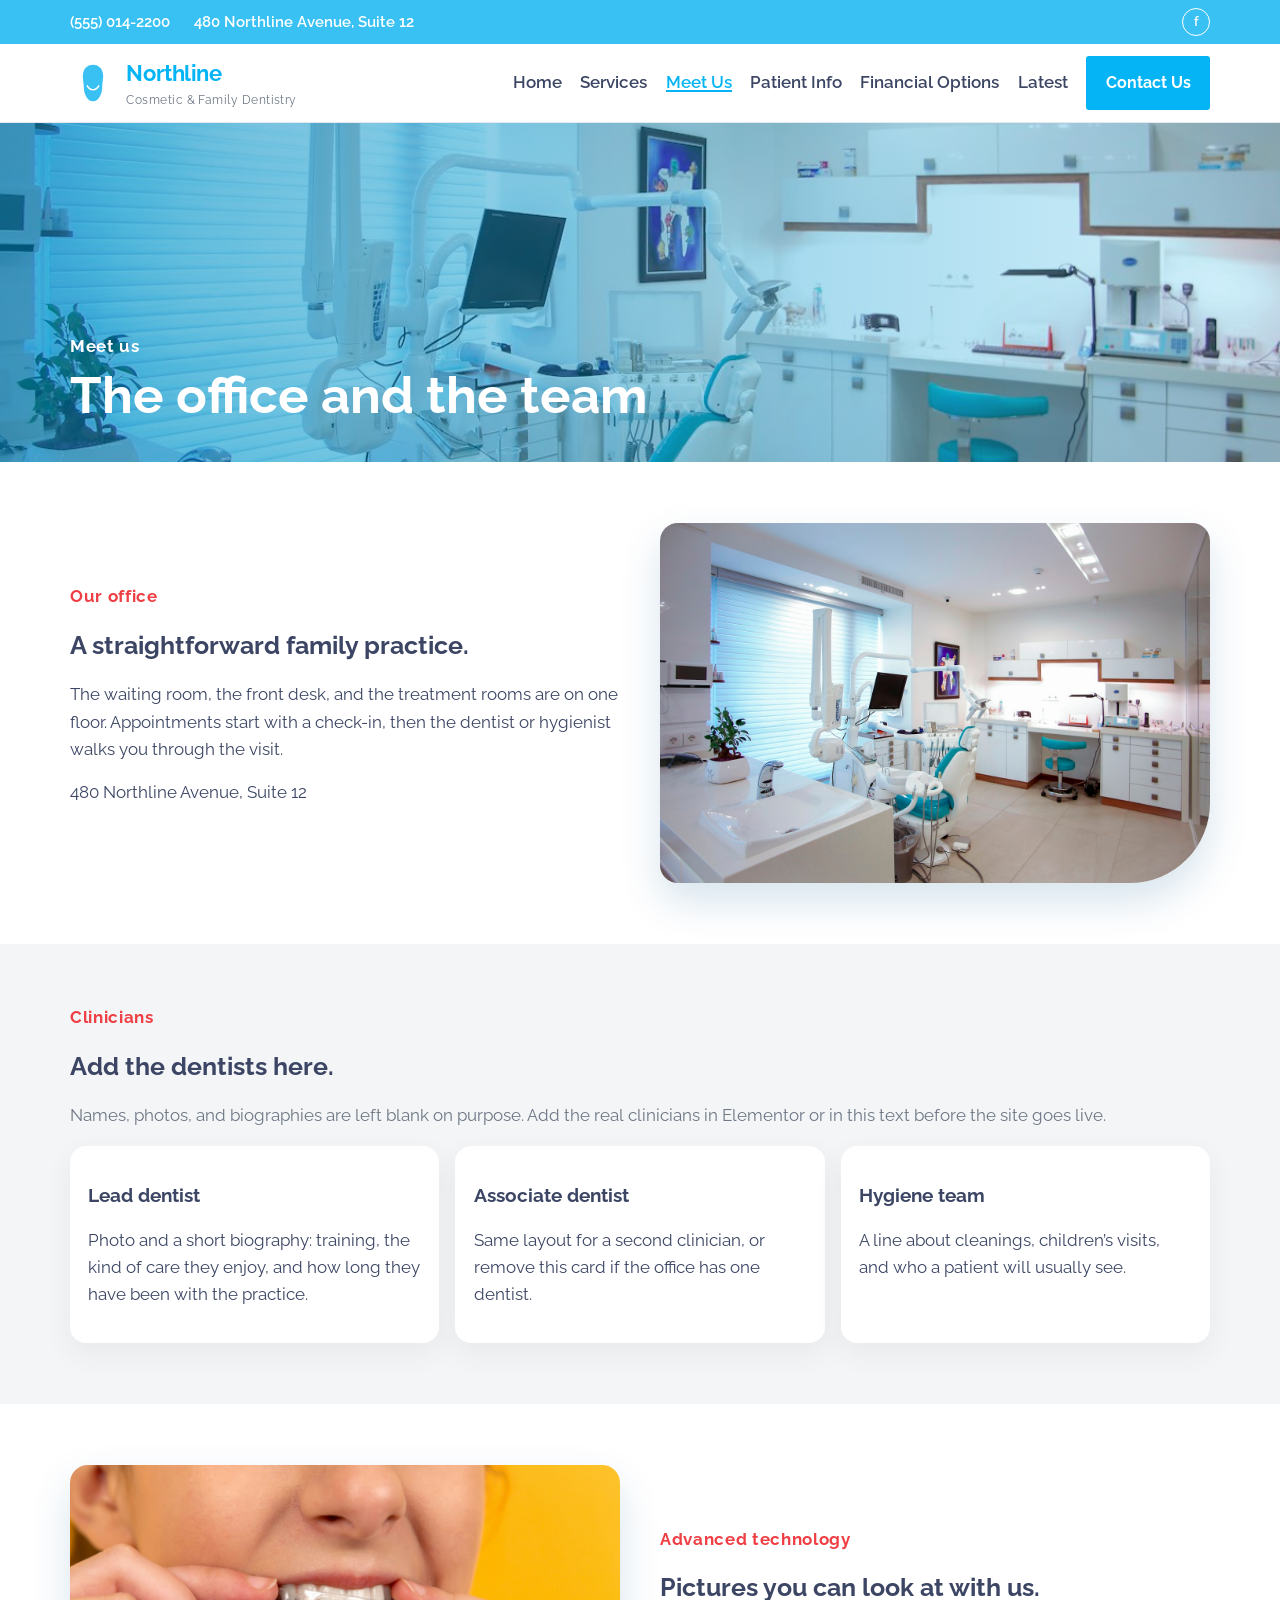
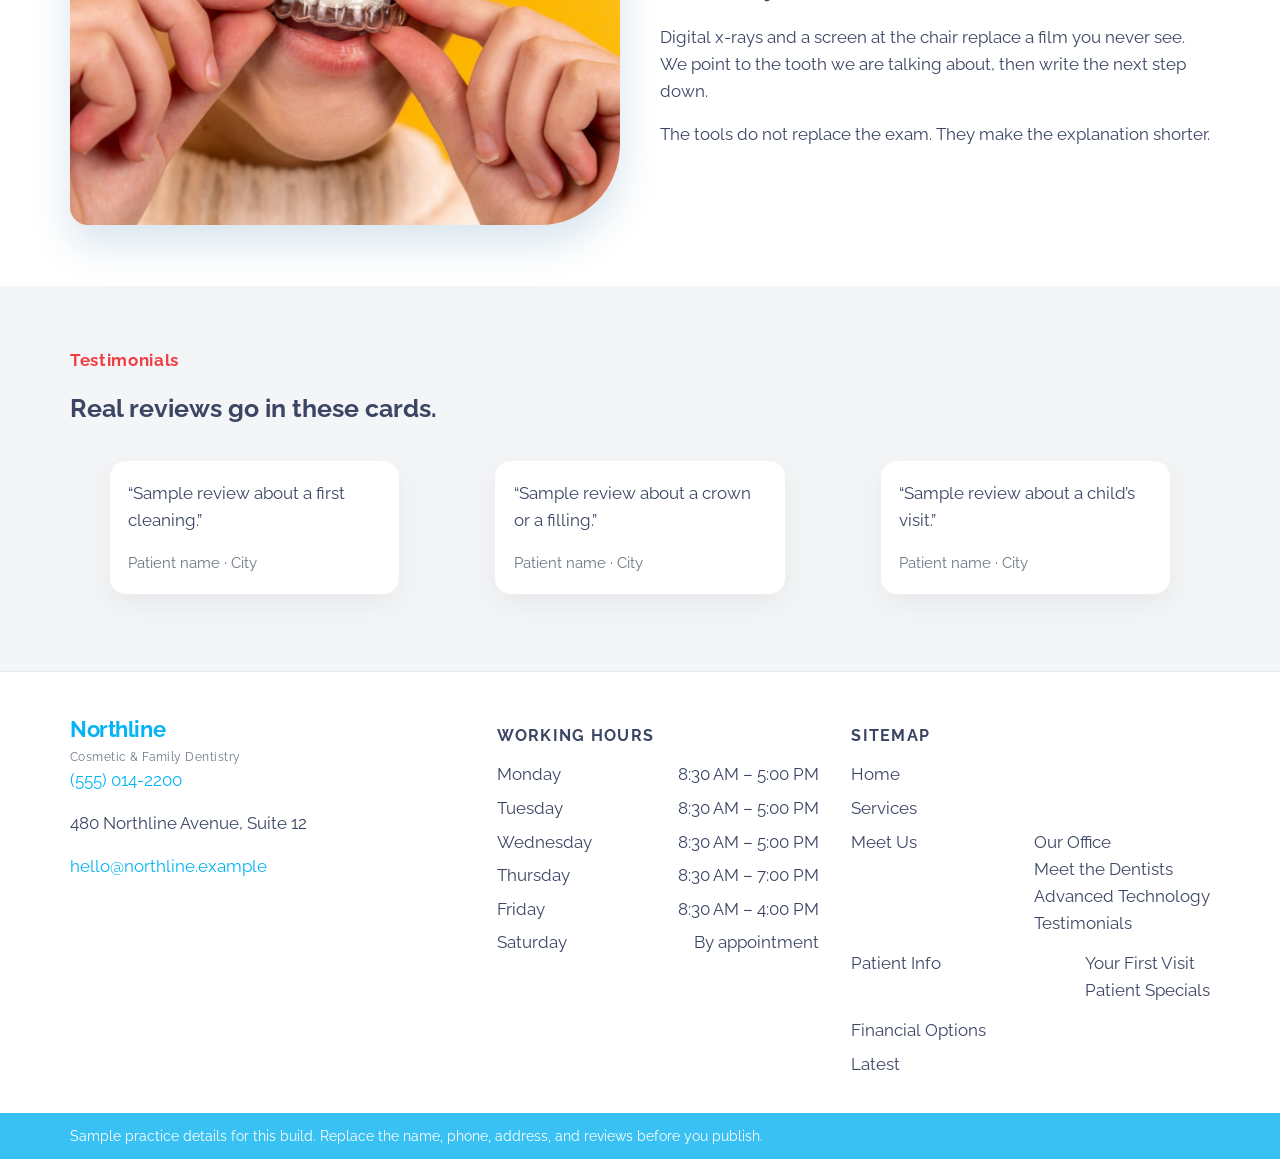
<file: meet-us/index.html>
<!doctype html>
<html lang="en-US">
<head>
<meta charset="UTF-8">
<meta name="viewport" content="width=device-width, initial-scale=1">
<title>Meet Us &#8211; Northline Family Dentistry</title>
<meta name='robots' content='max-image-preview:large' />
<link rel='dns-prefetch' href='//fonts.googleapis.com' />
<link rel="alternate" title="oEmbed (JSON)" type="application/json+oembed" href="https://ammarsanghera-bot.github.io/northline-family-dentistry/wp-json/oembed/1.0/embed?url=http%3A%2F%2Flocalhost%3A8086%2Fmeet-us%2F" />
<link rel="alternate" title="oEmbed (XML)" type="text/xml+oembed" href="https://ammarsanghera-bot.github.io/northline-family-dentistry/wp-json/oembed/1.0/embed?url=http%3A%2F%2Flocalhost%3A8086%2Fmeet-us%2F&#038;format=xml" />
<style id="wp-img-auto-sizes-contain-inline-css">
img:is([sizes=auto i],[sizes^="auto," i]){contain-intrinsic-size:3000px 1500px}
/*# sourceURL=wp-img-auto-sizes-contain-inline-css */
</style>
<style id="wp-emoji-styles-inline-css">

	img.wp-smiley, img.emoji {
		display: inline !important;
		border: none !important;
		box-shadow: none !important;
		height: 1em !important;
		width: 1em !important;
		margin: 0 0.07em !important;
		vertical-align: -0.1em !important;
		background: none !important;
		padding: 0 !important;
	}
/*# sourceURL=wp-emoji-styles-inline-css */
</style>
<style id="classic-theme-styles-inline-css">
/*! This file is auto-generated */
.wp-block-button__link{color:#fff;background-color:#32373c;border-radius:9999px;box-shadow:none;text-decoration:none;padding:calc(.667em + 2px) calc(1.333em + 2px);font-size:1.125em}.wp-block-file__button{background:#32373c;color:#fff;text-decoration:none}
/*# sourceURL=/wp-includes/css/classic-themes.min.css */
</style>
<style id="global-styles-inline-css">
:root{--wp--preset--aspect-ratio--square: 1;--wp--preset--aspect-ratio--4-3: 4/3;--wp--preset--aspect-ratio--3-4: 3/4;--wp--preset--aspect-ratio--3-2: 3/2;--wp--preset--aspect-ratio--2-3: 2/3;--wp--preset--aspect-ratio--16-9: 16/9;--wp--preset--aspect-ratio--9-16: 9/16;--wp--preset--color--black: #000000;--wp--preset--color--cyan-bluish-gray: #abb8c3;--wp--preset--color--white: #ffffff;--wp--preset--color--pale-pink: #f78da7;--wp--preset--color--vivid-red: #cf2e2e;--wp--preset--color--luminous-vivid-orange: #ff6900;--wp--preset--color--luminous-vivid-amber: #fcb900;--wp--preset--color--light-green-cyan: #7bdcb5;--wp--preset--color--vivid-green-cyan: #00d084;--wp--preset--color--pale-cyan-blue: #8ed1fc;--wp--preset--color--vivid-cyan-blue: #0693e3;--wp--preset--color--vivid-purple: #9b51e0;--wp--preset--gradient--vivid-cyan-blue-to-vivid-purple: linear-gradient(135deg,rgb(6,147,227) 0%,rgb(155,81,224) 100%);--wp--preset--gradient--light-green-cyan-to-vivid-green-cyan: linear-gradient(135deg,rgb(122,220,180) 0%,rgb(0,208,130) 100%);--wp--preset--gradient--luminous-vivid-amber-to-luminous-vivid-orange: linear-gradient(135deg,rgb(252,185,0) 0%,rgb(255,105,0) 100%);--wp--preset--gradient--luminous-vivid-orange-to-vivid-red: linear-gradient(135deg,rgb(255,105,0) 0%,rgb(207,46,46) 100%);--wp--preset--gradient--very-light-gray-to-cyan-bluish-gray: linear-gradient(135deg,rgb(238,238,238) 0%,rgb(169,184,195) 100%);--wp--preset--gradient--cool-to-warm-spectrum: linear-gradient(135deg,rgb(74,234,220) 0%,rgb(151,120,209) 20%,rgb(207,42,186) 40%,rgb(238,44,130) 60%,rgb(251,105,98) 80%,rgb(254,248,76) 100%);--wp--preset--gradient--blush-light-purple: linear-gradient(135deg,rgb(255,206,236) 0%,rgb(152,150,240) 100%);--wp--preset--gradient--blush-bordeaux: linear-gradient(135deg,rgb(254,205,165) 0%,rgb(254,45,45) 50%,rgb(107,0,62) 100%);--wp--preset--gradient--luminous-dusk: linear-gradient(135deg,rgb(255,203,112) 0%,rgb(199,81,192) 50%,rgb(65,88,208) 100%);--wp--preset--gradient--pale-ocean: linear-gradient(135deg,rgb(255,245,203) 0%,rgb(182,227,212) 50%,rgb(51,167,181) 100%);--wp--preset--gradient--electric-grass: linear-gradient(135deg,rgb(202,248,128) 0%,rgb(113,206,126) 100%);--wp--preset--gradient--midnight: linear-gradient(135deg,rgb(2,3,129) 0%,rgb(40,116,252) 100%);--wp--preset--font-size--small: 13px;--wp--preset--font-size--medium: 20px;--wp--preset--font-size--large: 36px;--wp--preset--font-size--x-large: 42px;--wp--preset--spacing--20: 0.44rem;--wp--preset--spacing--30: 0.67rem;--wp--preset--spacing--40: 1rem;--wp--preset--spacing--50: 1.5rem;--wp--preset--spacing--60: 2.25rem;--wp--preset--spacing--70: 3.38rem;--wp--preset--spacing--80: 5.06rem;--wp--preset--shadow--natural: 6px 6px 9px rgba(0, 0, 0, 0.2);--wp--preset--shadow--deep: 12px 12px 50px rgba(0, 0, 0, 0.4);--wp--preset--shadow--sharp: 6px 6px 0px rgba(0, 0, 0, 0.2);--wp--preset--shadow--outlined: 6px 6px 0px -3px rgb(255, 255, 255), 6px 6px rgb(0, 0, 0);--wp--preset--shadow--crisp: 6px 6px 0px rgb(0, 0, 0);}.wp-block-button{--wp--preset--dimension--25: 25%;--wp--preset--dimension--50: 50%;--wp--preset--dimension--75: 75%;--wp--preset--dimension--100: 100%;}:where(body) { margin: 0; }:where(.is-layout-flex){gap: 0.5em;}:where(.is-layout-grid){gap: 0.5em;}body .is-layout-flex{display: flex;}.is-layout-flex{flex-wrap: wrap;align-items: center;}.is-layout-flex > :is(*, div){margin: 0;}body .is-layout-grid{display: grid;}.is-layout-grid > :is(*, div){margin: 0;}body{padding-top: 0px;padding-right: 0px;padding-bottom: 0px;padding-left: 0px;}:root :where(.wp-element-button, .wp-block-button__link){background-color: #32373c;border-width: 0;color: #fff;font-family: inherit;font-size: inherit;font-style: inherit;font-weight: inherit;letter-spacing: inherit;line-height: inherit;padding-top: calc(0.667em + 2px);padding-right: calc(1.333em + 2px);padding-bottom: calc(0.667em + 2px);padding-left: calc(1.333em + 2px);text-decoration: none;text-transform: inherit;}.has-black-color{color: var(--wp--preset--color--black) !important;}.has-cyan-bluish-gray-color{color: var(--wp--preset--color--cyan-bluish-gray) !important;}.has-white-color{color: var(--wp--preset--color--white) !important;}.has-pale-pink-color{color: var(--wp--preset--color--pale-pink) !important;}.has-vivid-red-color{color: var(--wp--preset--color--vivid-red) !important;}.has-luminous-vivid-orange-color{color: var(--wp--preset--color--luminous-vivid-orange) !important;}.has-luminous-vivid-amber-color{color: var(--wp--preset--color--luminous-vivid-amber) !important;}.has-light-green-cyan-color{color: var(--wp--preset--color--light-green-cyan) !important;}.has-vivid-green-cyan-color{color: var(--wp--preset--color--vivid-green-cyan) !important;}.has-pale-cyan-blue-color{color: var(--wp--preset--color--pale-cyan-blue) !important;}.has-vivid-cyan-blue-color{color: var(--wp--preset--color--vivid-cyan-blue) !important;}.has-vivid-purple-color{color: var(--wp--preset--color--vivid-purple) !important;}.has-black-background-color{background-color: var(--wp--preset--color--black) !important;}.has-cyan-bluish-gray-background-color{background-color: var(--wp--preset--color--cyan-bluish-gray) !important;}.has-white-background-color{background-color: var(--wp--preset--color--white) !important;}.has-pale-pink-background-color{background-color: var(--wp--preset--color--pale-pink) !important;}.has-vivid-red-background-color{background-color: var(--wp--preset--color--vivid-red) !important;}.has-luminous-vivid-orange-background-color{background-color: var(--wp--preset--color--luminous-vivid-orange) !important;}.has-luminous-vivid-amber-background-color{background-color: var(--wp--preset--color--luminous-vivid-amber) !important;}.has-light-green-cyan-background-color{background-color: var(--wp--preset--color--light-green-cyan) !important;}.has-vivid-green-cyan-background-color{background-color: var(--wp--preset--color--vivid-green-cyan) !important;}.has-pale-cyan-blue-background-color{background-color: var(--wp--preset--color--pale-cyan-blue) !important;}.has-vivid-cyan-blue-background-color{background-color: var(--wp--preset--color--vivid-cyan-blue) !important;}.has-vivid-purple-background-color{background-color: var(--wp--preset--color--vivid-purple) !important;}.has-black-border-color{border-color: var(--wp--preset--color--black) !important;}.has-cyan-bluish-gray-border-color{border-color: var(--wp--preset--color--cyan-bluish-gray) !important;}.has-white-border-color{border-color: var(--wp--preset--color--white) !important;}.has-pale-pink-border-color{border-color: var(--wp--preset--color--pale-pink) !important;}.has-vivid-red-border-color{border-color: var(--wp--preset--color--vivid-red) !important;}.has-luminous-vivid-orange-border-color{border-color: var(--wp--preset--color--luminous-vivid-orange) !important;}.has-luminous-vivid-amber-border-color{border-color: var(--wp--preset--color--luminous-vivid-amber) !important;}.has-light-green-cyan-border-color{border-color: var(--wp--preset--color--light-green-cyan) !important;}.has-vivid-green-cyan-border-color{border-color: var(--wp--preset--color--vivid-green-cyan) !important;}.has-pale-cyan-blue-border-color{border-color: var(--wp--preset--color--pale-cyan-blue) !important;}.has-vivid-cyan-blue-border-color{border-color: var(--wp--preset--color--vivid-cyan-blue) !important;}.has-vivid-purple-border-color{border-color: var(--wp--preset--color--vivid-purple) !important;}.has-vivid-cyan-blue-to-vivid-purple-gradient-background{background: var(--wp--preset--gradient--vivid-cyan-blue-to-vivid-purple) !important;}.has-light-green-cyan-to-vivid-green-cyan-gradient-background{background: var(--wp--preset--gradient--light-green-cyan-to-vivid-green-cyan) !important;}.has-luminous-vivid-amber-to-luminous-vivid-orange-gradient-background{background: var(--wp--preset--gradient--luminous-vivid-amber-to-luminous-vivid-orange) !important;}.has-luminous-vivid-orange-to-vivid-red-gradient-background{background: var(--wp--preset--gradient--luminous-vivid-orange-to-vivid-red) !important;}.has-very-light-gray-to-cyan-bluish-gray-gradient-background{background: var(--wp--preset--gradient--very-light-gray-to-cyan-bluish-gray) !important;}.has-cool-to-warm-spectrum-gradient-background{background: var(--wp--preset--gradient--cool-to-warm-spectrum) !important;}.has-blush-light-purple-gradient-background{background: var(--wp--preset--gradient--blush-light-purple) !important;}.has-blush-bordeaux-gradient-background{background: var(--wp--preset--gradient--blush-bordeaux) !important;}.has-luminous-dusk-gradient-background{background: var(--wp--preset--gradient--luminous-dusk) !important;}.has-pale-ocean-gradient-background{background: var(--wp--preset--gradient--pale-ocean) !important;}.has-electric-grass-gradient-background{background: var(--wp--preset--gradient--electric-grass) !important;}.has-midnight-gradient-background{background: var(--wp--preset--gradient--midnight) !important;}.has-small-font-size{font-size: var(--wp--preset--font-size--small) !important;}.has-medium-font-size{font-size: var(--wp--preset--font-size--medium) !important;}.has-large-font-size{font-size: var(--wp--preset--font-size--large) !important;}.has-x-large-font-size{font-size: var(--wp--preset--font-size--x-large) !important;}
:root :where(.wp-block-icon svg){width: 24px;}
:where(.wp-block-gallery.is-layout-flex){gap: var( --wp--style--gallery-gap-default, var( --gallery-block--gutter-size, var( --wp--style--block-gap, 0.5em ) ) );}:where(.wp-block-gallery.is-layout-grid){gap: var( --wp--style--gallery-gap-default, var( --gallery-block--gutter-size, var( --wp--style--block-gap, 0.5em ) ) );}
:where(.wp-block-latest-posts.is-layout-flex){gap: 1.25em;}:where(.wp-block-latest-posts.is-layout-grid){gap: 1.25em;}
:where(.wp-block-post-template.is-layout-flex){gap: 1.25em;}:where(.wp-block-post-template.is-layout-grid){gap: 1.25em;}
:where(.wp-block-term-template.is-layout-flex){gap: 1.25em;}:where(.wp-block-term-template.is-layout-grid){gap: 1.25em;}
:where(.wp-block-columns.is-layout-flex){gap: 2em;}:where(.wp-block-columns.is-layout-grid){gap: 2em;}
:root :where(.wp-block-pullquote){font-size: 1.5em;line-height: 1.6;}
/*# sourceURL=global-styles-inline-css */
</style>
<link rel='stylesheet' id='northline-fonts-css' href='https://fonts.googleapis.com/css2?family=Raleway:wght@500;600;700&#038;display=swap' media='all' />
<link rel='stylesheet' id='elementor-frontend-css' href='../wp-content/plugins/elementor/assets/css/frontend.min.css?ver=4.3.6' media='all' />
<style id="elementor-frontend-inline-css">
.e-heading-base a, .e-paragraph-base a { all: unset; cursor: pointer; }form[data-element_type="e-form"].form-state-success [data-element_type="e-form-success-message"],form[data-element_type="e-form"].form-state-error [data-element_type="e-form-error-message"]{ display: block; }.elementor-edit-mode [data-element_type="e-form-success-message"]:is(.elementor-element-editable, :has(.elementor-element-editable), :has(> .elementor-empty-view)),.elementor-edit-mode [data-element_type="e-form-error-message"]:is(.elementor-element-editable, :has(.elementor-element-editable), :has(> .elementor-empty-view)){ display: block; }.e-background-video { position: relative; overflow: hidden; }.e-background-video__media { position: absolute; inset: 0; width: 100%; height: 100%; object-fit: cover; pointer-events: none; z-index: 0; }.e-background-video__content { position: relative; z-index: 1; flex: 1 1 auto; }.elementor-edit-mode .e-background-video__content.e-atomic-element:has(> .elementor-empty-view) { display: flex; flex-direction: column; flex: 1 1 auto; min-height: 0; }.elementor-edit-mode .e-background-video__content.e-atomic-element:has(> .elementor-empty-view) > .elementor-empty-view.elementor-empty-view { position: relative; flex: 1 1 auto; min-height: 120px; height: auto; width: 100%; }.elementor-edit-mode .e-background-video__content.e-atomic-element:has(> .elementor-empty-view) > .elementor-empty-view > .elementor-first-add { position: absolute; inset: 0; width: 100%; height: 100%; }.e-background-video__controls { z-index: 2; }.e-background-video__play, .e-background-video__pause { appearance: none; -webkit-appearance: none; }.e-background-video.e-background-video--playing .e-background-video__play { display: none; }.e-background-video.e-background-video--paused .e-background-video__pause { display: none; }.e-background-video:not(.e-background-video--playing):not(.e-background-video--paused) .e-background-video__controls,.e-background-video:not(.e-background-video--playing):not(.e-background-video--paused) .e-background-video__play,.e-background-video:not(.e-background-video--playing):not(.e-background-video--paused) .e-background-video__pause { display: none; }.e-accordion-item-header-base { list-style: none; }.e-accordion-item-header-base::-webkit-details-marker { display: none; }.e-accordion-item-base { interpolate-size: allow-keywords; }.e-accordion-item-base::details-content {block-size: 0; overflow: hidden;transition: block-size .3s ease, content-visibility .3s ease allow-discrete;}.e-accordion-item-base[open]::details-content { block-size: auto; }.e-accordion-item-icon-base.e-accordion-item-icon-base .e-svg-base { width: auto; height: 100%; max-width: 100%; }.e-accordion-item-icon-base.e-accordion-item-icon-base .e-svg-base svg { width: auto !important; }.e-accordion-item-icon-base svg { transition: transform .3s ease; }.e-accordion-item-base[open] > summary .e-accordion-item-icon-base svg { transform: rotate(180deg); }
/*# sourceURL=elementor-frontend-inline-css */
</style>
<link rel='stylesheet' id='northline-css' href='../wp-content/themes/northline/assets/css/site.css?ver=1.2.0' media='all' />
<link rel='stylesheet' id='elementor-post-4-css' href='../wp-content/uploads/elementor/css/post-4.css?ver=1793746871' media='all' />
<link rel='stylesheet' id='elementor-post-7-css' href='../wp-content/uploads/elementor/css/post-7.css?ver=1793746940' media='all' />
<link rel='stylesheet' id='base-desktop-css' href='../wp-content/uploads/elementor/css/base-desktop.css?ver=6aea67b7d69b6' media='all' />
<link rel='stylesheet' id='base-mobile-css' href='../wp-content/uploads/elementor/css/base-mobile.css?ver=6aea67b7d69b6' media='(max-width:767px)' />
<link rel='stylesheet' id='elementor-gf-roboto-css' href='https://fonts.googleapis.com/css?family=Roboto:100,100italic,200,200italic,300,300italic,400,400italic,500,500italic,600,600italic,700,700italic,800,800italic,900,900italic&#038;display=swap' media='all' />
<link rel='stylesheet' id='elementor-gf-robotoslab-css' href='https://fonts.googleapis.com/css?family=Roboto+Slab:100,100italic,200,200italic,300,300italic,400,400italic,500,500italic,600,600italic,700,700italic,800,800italic,900,900italic&#038;display=swap' media='all' />
<script id="jquery-core-js" src="../wp-includes/js/jquery/jquery.min.js?ver=3.7.1"></script>
<script id="jquery-migrate-js" src="../wp-includes/js/jquery/jquery-migrate.min.js?ver=3.4.1"></script>
<link rel="https://api.w.org/" href="https://ammarsanghera-bot.github.io/northline-family-dentistry/wp-json/" /><link rel="alternate" title="JSON" type="application/json" href="https://ammarsanghera-bot.github.io/northline-family-dentistry/wp-json/wp/v2/pages/7" /><link rel="EditURI" type="application/rsd+xml" title="RSD" href="https://ammarsanghera-bot.github.io/northline-family-dentistry/xmlrpc.php?rsd" />
<meta name="generator" content="WordPress 7.1.4" />
<link rel="canonical" href="./" />
<link rel='shortlink' href='../?p=7' />
<meta name="generator" content="Elementor 4.3.6; features: e_font_icon_svg, additional_custom_breakpoints; settings: css_print_method-external, google_font-enabled, font_display-swap">
			<style>
				.e-con.e-parent:nth-of-type(n+4):not(.e-lazyloaded):not(.e-no-lazyload),
				.e-con.e-parent:nth-of-type(n+4):not(.e-lazyloaded):not(.e-no-lazyload) * {
					background-image: none !important;
				}
				@media screen and (max-height: 1024px) {
					.e-con.e-parent:nth-of-type(n+3):not(.e-lazyloaded):not(.e-no-lazyload),
					.e-con.e-parent:nth-of-type(n+3):not(.e-lazyloaded):not(.e-no-lazyload) * {
						background-image: none !important;
					}
				}
				@media screen and (max-height: 640px) {
					.e-con.e-parent:nth-of-type(n+2):not(.e-lazyloaded):not(.e-no-lazyload),
					.e-con.e-parent:nth-of-type(n+2):not(.e-lazyloaded):not(.e-no-lazyload) * {
						background-image: none !important;
					}
				}
			</style>
			</head>
<body class="wp-singular page-template-default page page-id-7 wp-theme-northline elementor-default elementor-kit-4 elementor-page elementor-page-7">
<a class="skip" href="#main">Skip to content</a>
<div class="topbar">
	<div class="wrap topbar__inner">
		<a href="tel:5550142200">(555) 014-2200</a>
		<span>480 Northline Avenue, Suite 12</span>
		<span class="topbar__social" aria-hidden="true">f</span>
	</div>
</div>
<header class="site-header">
	<div class="wrap header__inner">
		<a class="logo" href="../">
			<svg viewBox="0 0 48 48" aria-hidden="true"><path fill="#3AC1F3" d="M24 5c5.2 0 9 3.2 10.2 8.2 1.2 5.2-.6 9.4-.6 15.2 0 6.2-3.4 14.6-9.6 14.6S14.4 34.6 14.4 28.4c0-5.8-1.8-10-0.6-15.2C15 8.2 18.8 5 24 5z"/><path d="M18 27c1.4 2.6 3.4 4 6 4s4.6-1.4 6-4" stroke="#fff" stroke-width="1.6" fill="none" stroke-linecap="round"/></svg>
			<span><strong>Northline</strong><small>Cosmetic &amp; Family Dentistry</small></span>
		</a>
		<button class="burger" type="button" aria-expanded="false" aria-label="Menu"><span></span><span></span><span></span></button>
		<nav class="nav" id="nav">
			<ul id="menu-northline" class="menu"><li id="menu-item-13" class="menu-item menu-item-type-custom menu-item-object-custom menu-item-home menu-item-13"><a href="../">Home</a></li>
<li id="menu-item-14" class="menu-item menu-item-type-custom menu-item-object-custom menu-item-14"><a href="../services/">Services</a></li>
<li id="menu-item-15" class="menu-item menu-item-type-custom menu-item-object-custom current-menu-item current-menu-ancestor current-menu-parent menu-item-has-children menu-item-15"><a href="./" aria-current="page">Meet Us</a>
<ul class="sub-menu">
	<li id="menu-item-16" class="menu-item menu-item-type-custom menu-item-object-custom current-menu-item menu-item-16"><a href="./#office" aria-current="page">Our Office</a></li>
	<li id="menu-item-17" class="menu-item menu-item-type-custom menu-item-object-custom current-menu-item menu-item-17"><a href="./#dentists" aria-current="page">Meet the Dentists</a></li>
	<li id="menu-item-18" class="menu-item menu-item-type-custom menu-item-object-custom current-menu-item menu-item-18"><a href="./#technology" aria-current="page">Advanced Technology</a></li>
	<li id="menu-item-19" class="menu-item menu-item-type-custom menu-item-object-custom current-menu-item menu-item-19"><a href="./#testimonials" aria-current="page">Testimonials</a></li>
</ul>
</li>
<li id="menu-item-20" class="menu-item menu-item-type-custom menu-item-object-custom menu-item-has-children menu-item-20"><a href="../patient-info/">Patient Info</a>
<ul class="sub-menu">
	<li id="menu-item-21" class="menu-item menu-item-type-custom menu-item-object-custom menu-item-21"><a href="../patient-info/#first-visit">Your First Visit</a></li>
	<li id="menu-item-22" class="menu-item menu-item-type-custom menu-item-object-custom menu-item-22"><a href="../patient-info/#specials">Patient Specials</a></li>
</ul>
</li>
<li id="menu-item-23" class="menu-item menu-item-type-custom menu-item-object-custom menu-item-23"><a href="../financial-options/">Financial Options</a></li>
<li id="menu-item-24" class="menu-item menu-item-type-custom menu-item-object-custom menu-item-24"><a href="../dental-news/">Latest</a></li>
</ul>			<a class="nl-btn nl-btn--blue" href="../contact-us/">Contact Us</a>
		</nav>
	</div>
</header>
<main id="main">
		<div data-elementor-type="wp-page" data-elementor-id="7" class="elementor elementor-7">
						<section class="elementor-section elementor-top-section elementor-element elementor-element-705f057 elementor-section-full_width nl-flush elementor-section-height-default elementor-section-height-default" data-id="705f057" data-element_type="section" data-e-type="section">
						<div class="elementor-container elementor-column-gap-no">
					<div class="elementor-column elementor-col-100 elementor-top-column elementor-element elementor-element-631f308" data-id="631f308" data-element_type="column" data-e-type="column">
			<div class="elementor-widget-wrap elementor-element-populated">
						<div class="elementor-element elementor-element-a90829f elementor-widget elementor-widget-shortcode" data-id="a90829f" data-element_type="widget" data-e-type="widget" data-widget_type="shortcode.default">
							<div class="elementor-shortcode">	<div class="nl">
		<section class="nl-pagehero">
			<div class="nl-pagehero__bg" style="background-image:url('../wp-content/themes/northline/assets/img/clinic.jpg')"></div>
			<div class="nl-pagehero__veil"></div>
			<div class="nl-wrap">
				<p class="nl-kicker nl-kicker--light">Meet us</p>
				<h1>The office and the team</h1>
			</div>
		</section>
		<section class="nl-section" id="office">
			<div class="nl-wrap nl-split">
				<div>
					<p class="nl-kicker">Our office</p>
					<h2>A straightforward family practice.</h2>
					<p>The waiting room, the front desk, and the treatment rooms are on one floor. Appointments start with a check-in, then the dentist or hygienist walks you through the visit.</p>
					<p>480 Northline Avenue, Suite 12</p>
				</div>
				<div class="nl-frame"><div class="nl-frame__img" style="background-image:url('../wp-content/themes/northline/assets/img/clinic.jpg')"></div></div>
			</div>
		</section>
		<section class="nl-section nl-section--paper" id="dentists">
			<div class="nl-wrap">
				<p class="nl-kicker">Clinicians</p>
				<h2>Add the dentists here.</h2>
				<p class="nl-note">Names, photos, and biographies are left blank on purpose. Add the real clinicians in Elementor or in this text before the site goes live.</p>
				<div class="nl-cards">
					<article class="nl-card"><h3>Lead dentist</h3><p>Photo and a short biography: training, the kind of care they enjoy, and how long they have been with the practice.</p></article>
					<article class="nl-card"><h3>Associate dentist</h3><p>Same layout for a second clinician, or remove this card if the office has one dentist.</p></article>
					<article class="nl-card"><h3>Hygiene team</h3><p>A line about cleanings, children’s visits, and who a patient will usually see.</p></article>
				</div>
			</div>
		</section>
		<section class="nl-section" id="technology">
			<div class="nl-wrap nl-split">
				<div class="nl-frame"><div class="nl-frame__img" style="background-image:url('../wp-content/themes/northline/assets/img/tools.jpg')"></div></div>
				<div>
					<p class="nl-kicker">Advanced technology</p>
					<h2>Pictures you can look at with us.</h2>
					<p>Digital x-rays and a screen at the chair replace a film you never see. We point to the tooth we are talking about, then write the next step down.</p>
					<p>The tools do not replace the exam. They make the explanation shorter.</p>
				</div>
			</div>
		</section>
		<section class="nl-section nl-section--paper" id="testimonials">
			<div class="nl-wrap">
				<p class="nl-kicker">Testimonials</p>
				<h2>Real reviews go in these cards.</h2>
				<div class="nl-cards">
					<blockquote class="nl-card"><p>“Sample review about a first cleaning.”</p><footer>Patient name · City</footer></blockquote>
					<blockquote class="nl-card"><p>“Sample review about a crown or a filling.”</p><footer>Patient name · City</footer></blockquote>
					<blockquote class="nl-card"><p>“Sample review about a child’s visit.”</p><footer>Patient name · City</footer></blockquote>
				</div>
			</div>
		</section>
	</div>
	</div>
						</div>
					</div>
		</div>
					</div>
		</section>
				</div>
		</main>
<footer class="site-footer">
	<div class="wrap footer__grid">
		<div>
			<a class="logo" href="../"><span><strong>Northline</strong><small>Cosmetic &amp; Family Dentistry</small></span></a>
			<p><a href="tel:5550142200">(555) 014-2200</a></p>
			<p>480 Northline Avenue, Suite 12</p>
			<p><a href="mailto:hello@northline.example">hello@northline.example</a></p>
		</div>
		<div>
			<h2>Working hours</h2>
			<ul class="hours">
									<li><span>Monday</span><span>8:30 AM – 5:00 PM</span></li>
									<li><span>Tuesday</span><span>8:30 AM – 5:00 PM</span></li>
									<li><span>Wednesday</span><span>8:30 AM – 5:00 PM</span></li>
									<li><span>Thursday</span><span>8:30 AM – 7:00 PM</span></li>
									<li><span>Friday</span><span>8:30 AM – 4:00 PM</span></li>
									<li><span>Saturday</span><span>By appointment</span></li>
							</ul>
		</div>
		<div>
			<h2>Sitemap</h2>
			<ul id="menu-northline-1" class="footer-menu"><li class="menu-item menu-item-type-custom menu-item-object-custom menu-item-home menu-item-13"><a href="../">Home</a></li>
<li class="menu-item menu-item-type-custom menu-item-object-custom menu-item-14"><a href="../services/">Services</a></li>
<li class="menu-item menu-item-type-custom menu-item-object-custom current-menu-item current-menu-ancestor current-menu-parent menu-item-has-children menu-item-15"><a href="./" aria-current="page">Meet Us</a>
<ul class="sub-menu">
	<li class="menu-item menu-item-type-custom menu-item-object-custom current-menu-item menu-item-16"><a href="./#office" aria-current="page">Our Office</a></li>
	<li class="menu-item menu-item-type-custom menu-item-object-custom current-menu-item menu-item-17"><a href="./#dentists" aria-current="page">Meet the Dentists</a></li>
	<li class="menu-item menu-item-type-custom menu-item-object-custom current-menu-item menu-item-18"><a href="./#technology" aria-current="page">Advanced Technology</a></li>
	<li class="menu-item menu-item-type-custom menu-item-object-custom current-menu-item menu-item-19"><a href="./#testimonials" aria-current="page">Testimonials</a></li>
</ul>
</li>
<li class="menu-item menu-item-type-custom menu-item-object-custom menu-item-has-children menu-item-20"><a href="../patient-info/">Patient Info</a>
<ul class="sub-menu">
	<li class="menu-item menu-item-type-custom menu-item-object-custom menu-item-21"><a href="../patient-info/#first-visit">Your First Visit</a></li>
	<li class="menu-item menu-item-type-custom menu-item-object-custom menu-item-22"><a href="../patient-info/#specials">Patient Specials</a></li>
</ul>
</li>
<li class="menu-item menu-item-type-custom menu-item-object-custom menu-item-23"><a href="../financial-options/">Financial Options</a></li>
<li class="menu-item menu-item-type-custom menu-item-object-custom menu-item-24"><a href="../dental-news/">Latest</a></li>
</ul>		</div>
	</div>
	<div class="legal">
		<div class="wrap">Sample practice details for this build. Replace the name, phone, address, and reviews before you publish.</div>
	</div>
	<script type="speculationrules">
{"prefetch":[{"source":"document","where":{"and":[{"href_matches":"/*"},{"not":{"href_matches":["/wp-*.php","/wp-admin/*","/wp-content/uploads/*","/wp-content/*","/wp-content/plugins/*","/wp-content/themes/northline/*","/*\\?(.+)"]}},{"not":{"selector_matches":"a[rel~=\"nofollow\"]"}},{"not":{"selector_matches":".no-prefetch, .no-prefetch a"}}]},"eagerness":"conservative"}]}
</script>
			<script>
				( () => {
					const lazyloadRunObserver = () => {
						const lazyloadBackgrounds = document.querySelectorAll( `.e-con.e-parent:not(.e-lazyloaded)` );
						const lazyloadBackgroundObserver = new IntersectionObserver( ( entries ) => {
							entries.forEach( ( entry ) => {
								if ( entry.isIntersecting ) {
									let lazyloadBackground = entry.target;
									if( lazyloadBackground ) {
										lazyloadBackground.classList.add( 'e-lazyloaded' );
									}
									lazyloadBackgroundObserver.unobserve( entry.target );
								}
							});
						}, { rootMargin: '200px 0px 200px 0px' } );
						lazyloadBackgrounds.forEach( ( lazyloadBackground ) => {
							lazyloadBackgroundObserver.observe( lazyloadBackground );
						} );
					};
					const events = [
						'DOMContentLoaded',
						'elementor/lazyload/observe',
					];
					events.forEach( ( event ) => {
						document.addEventListener( event, lazyloadRunObserver );
					} );
				} )();
			</script>
			<script id="northline-nav-js" src="../wp-content/themes/northline/assets/js/nav.js?ver=1.2.0"></script>
<script id="elementor-webpack-runtime-js" src="../wp-content/plugins/elementor/assets/js/webpack.runtime.min.js?ver=4.3.6"></script>
<script id="elementor-frontend-modules-js" src="../wp-content/plugins/elementor/assets/js/frontend-modules.min.js?ver=4.3.6"></script>
<script id="jquery-ui-core-js-before">
jQuery.uiBackCompat = true;
//# sourceURL=jquery-ui-core-js-before
</script>
<script id="jquery-ui-core-js" src="../wp-includes/js/jquery/ui/core.min.js?ver=1.14.2"></script>
<script id="elementor-frontend-js-before">
var elementorFrontendConfig = {"environmentMode":{"edit":false,"wpPreview":false,"isScriptDebug":false},"i18n":{"shareOnFacebook":"Share on Facebook","shareOnX":"Share on X","pinIt":"Pin it","download":"Download","downloadImage":"Download image","fullscreen":"Fullscreen","zoom":"Zoom","share":"Share","playVideo":"Play Video","previous":"Previous","next":"Next","close":"Close","a11yCarouselPrevSlideMessage":"Previous slide","a11yCarouselNextSlideMessage":"Next slide","a11yCarouselFirstSlideMessage":"This is the first slide","a11yCarouselLastSlideMessage":"This is the last slide","a11yCarouselPaginationBulletMessage":"Go to slide"},"is_rtl":false,"breakpoints":{"xs":0,"sm":480,"md":768,"lg":1025,"xl":1440,"xxl":1600},"responsive":{"breakpoints":{"mobile":{"label":"Mobile Portrait","value":767,"default_value":767,"direction":"max","is_enabled":true},"mobile_extra":{"label":"Mobile Landscape","value":880,"default_value":880,"direction":"max","is_enabled":false},"tablet":{"label":"Tablet Portrait","value":1024,"default_value":1024,"direction":"max","is_enabled":true},"tablet_extra":{"label":"Tablet Landscape","value":1200,"default_value":1200,"direction":"max","is_enabled":false},"laptop":{"label":"Laptop","value":1366,"default_value":1366,"direction":"max","is_enabled":false},"widescreen":{"label":"Widescreen","value":2400,"default_value":2400,"direction":"min","is_enabled":false}},"hasCustomBreakpoints":false},"version":"4.3.6","is_static":false,"experimentalFeatures":{"e_font_icon_svg":true,"additional_custom_breakpoints":true,"container":true,"e_optimized_markup":true,"nested-elements":true,"e_atomic_elements":true,"e_opt_in_v4":true,"import-export-customization":true},"urls":{"assets":"http:\/\/localhost:8086\/wp-content\/plugins\/elementor\/assets\/","ajaxurl":"http:\/\/localhost:8086\/wp-admin\/admin-ajax.php","uploadUrl":"http:\/\/localhost:8086\/wp-content\/uploads"},"nonces":{"floatingButtonsClickTracking":"32456e4a11","atomicFormsSendForm":"0735f6a78f"},"swiperClass":"swiper","settings":{"page":[],"editorPreferences":[]},"kit":{"active_breakpoints":["viewport_mobile","viewport_tablet"],"global_image_lightbox":"yes","lightbox_enable_counter":"yes","lightbox_enable_fullscreen":"yes","lightbox_enable_zoom":"yes","lightbox_enable_share":"yes","lightbox_title_src":"title","lightbox_description_src":"description"},"post":{"id":7,"title":"Meet%20Us%20%E2%80%93%20Northline%20Family%20Dentistry","excerpt":"","featuredImage":false}};
//# sourceURL=elementor-frontend-js-before
</script>
<script id="elementor-frontend-js" src="../wp-content/plugins/elementor/assets/js/frontend.min.js?ver=4.3.6"></script>
<script id="wp-emoji-settings" type="application/json">
{"baseUrl":"https://s.w.org/images/core/emoji/17.0.2/72x72/","ext":".png","svgUrl":"https://s.w.org/images/core/emoji/17.0.2/svg/","svgExt":".svg","source":{"concatemoji":"../wp-includes/js/wp-emoji-release.min.js?ver=7.1.4"}}
</script>
<script type="module">
/*! This file is auto-generated */
var e="script#wp-emoji-settings",t=document.querySelector(e);if(!(t instanceof HTMLScriptElement))throw new Error("Element missing: "+e);const r=JSON.parse(t.text),s=(window._wpemojiSettings=r,"wpEmojiSettingsSupports"),o=["flag","emoji"];function i(e){try{var t={supportTests:e,timestamp:(new Date).valueOf()};sessionStorage.setItem(s,JSON.stringify(t))}catch(e){}}function c(e,t,n){e.clearRect(0,0,e.canvas.width,e.canvas.height),e.fillText(t,0,0);t=new Uint32Array(e.getImageData(0,0,e.canvas.width,e.canvas.height).data);e.clearRect(0,0,e.canvas.width,e.canvas.height),e.fillText(n,0,0);const r=new Uint32Array(e.getImageData(0,0,e.canvas.width,e.canvas.height).data);return t.every((e,t)=>e===r[t])}function p(e,t){e.clearRect(0,0,e.canvas.width,e.canvas.height),e.fillText(t,0,0);var n=e.getImageData(16,16,1,1);for(let e=0;e<n.data.length;e++)if(0!==n.data[e])return!1;return!0}function u(e,t,n,r){switch(t){case"flag":return n(e,"\ud83c\udff3\ufe0f\u200d\u26a7\ufe0f","\ud83c\udff3\ufe0f\u200b\u26a7\ufe0f")?!1:!n(e,"\ud83c\udde8\ud83c\uddf6","\ud83c\udde8\u200b\ud83c\uddf6")&&!n(e,"\ud83c\udff4\udb40\udc67\udb40\udc62\udb40\udc65\udb40\udc6e\udb40\udc67\udb40\udc7f","\ud83c\udff4\u200b\udb40\udc67\u200b\udb40\udc62\u200b\udb40\udc65\u200b\udb40\udc6e\u200b\udb40\udc67\u200b\udb40\udc7f");case"emoji":return!r(e,"\ud83e\u1fac8")}return!1}function f(e,t,n,r){let a;const s=(a="undefined"!=typeof WorkerGlobalScope&&self instanceof WorkerGlobalScope?new OffscreenCanvas(300,150):document.createElement("canvas")).getContext("2d",{willReadFrequently:!0}),o=(s.textBaseline="top",s.font="600 32px Arial",{});return e.forEach(e=>{o[e]=t(s,e,n,r)}),o}function a(e){var t=document.createElement("script");t.src=e,t.defer=!0,document.head.appendChild(t)}r.supports={everything:!0,everythingExceptFlag:!0},new Promise(t=>{let n=function(){try{var e=JSON.parse(sessionStorage.getItem(s));if("object"==typeof e&&"number"==typeof e.timestamp&&(new Date).valueOf()<e.timestamp+604800&&"object"==typeof e.supportTests)return e.supportTests}catch(e){}return null}();if(!n){if("undefined"!=typeof Worker&&"undefined"!=typeof OffscreenCanvas&&"undefined"!=typeof URL&&URL.createObjectURL&&"undefined"!=typeof Blob)try{var e="postMessage("+f.toString()+"("+[JSON.stringify(o),u.toString(),c.toString(),p.toString()].join(",")+"));",r=new Blob([e],{type:"text/javascript"});const a=new Worker(URL.createObjectURL(r),{name:"wpTestEmojiSupports"});return void(a.onmessage=e=>{i(n=e.data),a.terminate(),t(n)})}catch(e){}i(n=f(o,u,c,p))}t(n)}).then(e=>{for(const n in e)r.supports[n]=e[n],r.supports.everything=r.supports.everything&&r.supports[n],"flag"!==n&&(r.supports.everythingExceptFlag=r.supports.everythingExceptFlag&&r.supports[n]);var t;r.supports.everythingExceptFlag=r.supports.everythingExceptFlag&&!r.supports.flag,r.supports.everything||((t=r.source||{}).concatemoji?a(t.concatemoji):t.wpemoji&&t.twemoji&&(a(t.twemoji),a(t.wpemoji)))});
//# sourceURL=../wp-includes/js/wp-emoji-loader.min.js
</script>
</footer>
</body>
</html>
</file>
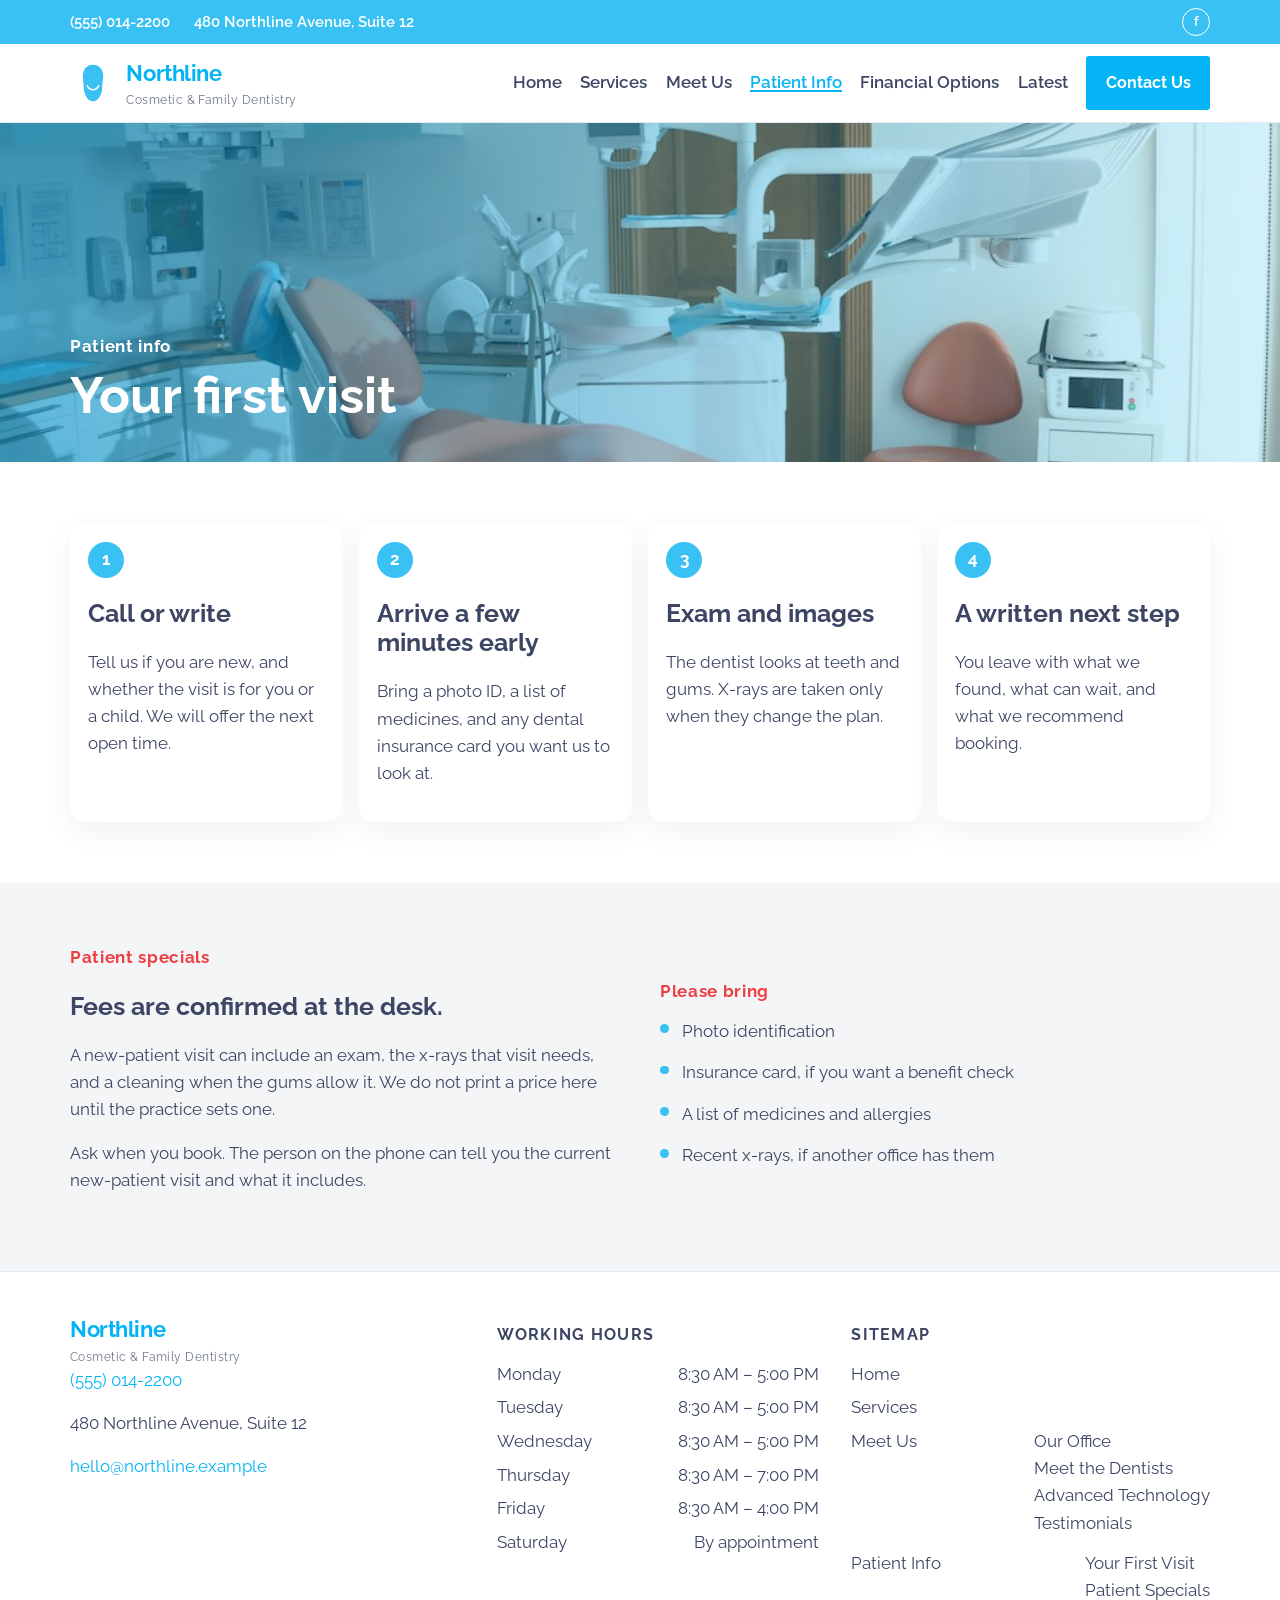
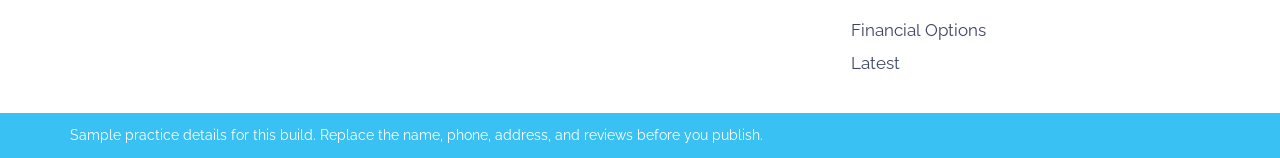
<file: patient-info/index.html>
<!doctype html>
<html lang="en-US">
<head>
<meta charset="UTF-8">
<meta name="viewport" content="width=device-width, initial-scale=1">
<title>Patient Info &#8211; Northline Family Dentistry</title>
<meta name='robots' content='max-image-preview:large' />
<link rel='dns-prefetch' href='//fonts.googleapis.com' />
<link rel="alternate" title="oEmbed (JSON)" type="application/json+oembed" href="https://ammarsanghera-bot.github.io/northline-family-dentistry/wp-json/oembed/1.0/embed?url=http%3A%2F%2Flocalhost%3A8086%2Fpatient-info%2F" />
<link rel="alternate" title="oEmbed (XML)" type="text/xml+oembed" href="https://ammarsanghera-bot.github.io/northline-family-dentistry/wp-json/oembed/1.0/embed?url=http%3A%2F%2Flocalhost%3A8086%2Fpatient-info%2F&#038;format=xml" />
<style id="wp-img-auto-sizes-contain-inline-css">
img:is([sizes=auto i],[sizes^="auto," i]){contain-intrinsic-size:3000px 1500px}
/*# sourceURL=wp-img-auto-sizes-contain-inline-css */
</style>
<style id="wp-emoji-styles-inline-css">

	img.wp-smiley, img.emoji {
		display: inline !important;
		border: none !important;
		box-shadow: none !important;
		height: 1em !important;
		width: 1em !important;
		margin: 0 0.07em !important;
		vertical-align: -0.1em !important;
		background: none !important;
		padding: 0 !important;
	}
/*# sourceURL=wp-emoji-styles-inline-css */
</style>
<style id="classic-theme-styles-inline-css">
/*! This file is auto-generated */
.wp-block-button__link{color:#fff;background-color:#32373c;border-radius:9999px;box-shadow:none;text-decoration:none;padding:calc(.667em + 2px) calc(1.333em + 2px);font-size:1.125em}.wp-block-file__button{background:#32373c;color:#fff;text-decoration:none}
/*# sourceURL=/wp-includes/css/classic-themes.min.css */
</style>
<style id="global-styles-inline-css">
:root{--wp--preset--aspect-ratio--square: 1;--wp--preset--aspect-ratio--4-3: 4/3;--wp--preset--aspect-ratio--3-4: 3/4;--wp--preset--aspect-ratio--3-2: 3/2;--wp--preset--aspect-ratio--2-3: 2/3;--wp--preset--aspect-ratio--16-9: 16/9;--wp--preset--aspect-ratio--9-16: 9/16;--wp--preset--color--black: #000000;--wp--preset--color--cyan-bluish-gray: #abb8c3;--wp--preset--color--white: #ffffff;--wp--preset--color--pale-pink: #f78da7;--wp--preset--color--vivid-red: #cf2e2e;--wp--preset--color--luminous-vivid-orange: #ff6900;--wp--preset--color--luminous-vivid-amber: #fcb900;--wp--preset--color--light-green-cyan: #7bdcb5;--wp--preset--color--vivid-green-cyan: #00d084;--wp--preset--color--pale-cyan-blue: #8ed1fc;--wp--preset--color--vivid-cyan-blue: #0693e3;--wp--preset--color--vivid-purple: #9b51e0;--wp--preset--gradient--vivid-cyan-blue-to-vivid-purple: linear-gradient(135deg,rgb(6,147,227) 0%,rgb(155,81,224) 100%);--wp--preset--gradient--light-green-cyan-to-vivid-green-cyan: linear-gradient(135deg,rgb(122,220,180) 0%,rgb(0,208,130) 100%);--wp--preset--gradient--luminous-vivid-amber-to-luminous-vivid-orange: linear-gradient(135deg,rgb(252,185,0) 0%,rgb(255,105,0) 100%);--wp--preset--gradient--luminous-vivid-orange-to-vivid-red: linear-gradient(135deg,rgb(255,105,0) 0%,rgb(207,46,46) 100%);--wp--preset--gradient--very-light-gray-to-cyan-bluish-gray: linear-gradient(135deg,rgb(238,238,238) 0%,rgb(169,184,195) 100%);--wp--preset--gradient--cool-to-warm-spectrum: linear-gradient(135deg,rgb(74,234,220) 0%,rgb(151,120,209) 20%,rgb(207,42,186) 40%,rgb(238,44,130) 60%,rgb(251,105,98) 80%,rgb(254,248,76) 100%);--wp--preset--gradient--blush-light-purple: linear-gradient(135deg,rgb(255,206,236) 0%,rgb(152,150,240) 100%);--wp--preset--gradient--blush-bordeaux: linear-gradient(135deg,rgb(254,205,165) 0%,rgb(254,45,45) 50%,rgb(107,0,62) 100%);--wp--preset--gradient--luminous-dusk: linear-gradient(135deg,rgb(255,203,112) 0%,rgb(199,81,192) 50%,rgb(65,88,208) 100%);--wp--preset--gradient--pale-ocean: linear-gradient(135deg,rgb(255,245,203) 0%,rgb(182,227,212) 50%,rgb(51,167,181) 100%);--wp--preset--gradient--electric-grass: linear-gradient(135deg,rgb(202,248,128) 0%,rgb(113,206,126) 100%);--wp--preset--gradient--midnight: linear-gradient(135deg,rgb(2,3,129) 0%,rgb(40,116,252) 100%);--wp--preset--font-size--small: 13px;--wp--preset--font-size--medium: 20px;--wp--preset--font-size--large: 36px;--wp--preset--font-size--x-large: 42px;--wp--preset--spacing--20: 0.44rem;--wp--preset--spacing--30: 0.67rem;--wp--preset--spacing--40: 1rem;--wp--preset--spacing--50: 1.5rem;--wp--preset--spacing--60: 2.25rem;--wp--preset--spacing--70: 3.38rem;--wp--preset--spacing--80: 5.06rem;--wp--preset--shadow--natural: 6px 6px 9px rgba(0, 0, 0, 0.2);--wp--preset--shadow--deep: 12px 12px 50px rgba(0, 0, 0, 0.4);--wp--preset--shadow--sharp: 6px 6px 0px rgba(0, 0, 0, 0.2);--wp--preset--shadow--outlined: 6px 6px 0px -3px rgb(255, 255, 255), 6px 6px rgb(0, 0, 0);--wp--preset--shadow--crisp: 6px 6px 0px rgb(0, 0, 0);}.wp-block-button{--wp--preset--dimension--25: 25%;--wp--preset--dimension--50: 50%;--wp--preset--dimension--75: 75%;--wp--preset--dimension--100: 100%;}:where(body) { margin: 0; }:where(.is-layout-flex){gap: 0.5em;}:where(.is-layout-grid){gap: 0.5em;}body .is-layout-flex{display: flex;}.is-layout-flex{flex-wrap: wrap;align-items: center;}.is-layout-flex > :is(*, div){margin: 0;}body .is-layout-grid{display: grid;}.is-layout-grid > :is(*, div){margin: 0;}body{padding-top: 0px;padding-right: 0px;padding-bottom: 0px;padding-left: 0px;}:root :where(.wp-element-button, .wp-block-button__link){background-color: #32373c;border-width: 0;color: #fff;font-family: inherit;font-size: inherit;font-style: inherit;font-weight: inherit;letter-spacing: inherit;line-height: inherit;padding-top: calc(0.667em + 2px);padding-right: calc(1.333em + 2px);padding-bottom: calc(0.667em + 2px);padding-left: calc(1.333em + 2px);text-decoration: none;text-transform: inherit;}.has-black-color{color: var(--wp--preset--color--black) !important;}.has-cyan-bluish-gray-color{color: var(--wp--preset--color--cyan-bluish-gray) !important;}.has-white-color{color: var(--wp--preset--color--white) !important;}.has-pale-pink-color{color: var(--wp--preset--color--pale-pink) !important;}.has-vivid-red-color{color: var(--wp--preset--color--vivid-red) !important;}.has-luminous-vivid-orange-color{color: var(--wp--preset--color--luminous-vivid-orange) !important;}.has-luminous-vivid-amber-color{color: var(--wp--preset--color--luminous-vivid-amber) !important;}.has-light-green-cyan-color{color: var(--wp--preset--color--light-green-cyan) !important;}.has-vivid-green-cyan-color{color: var(--wp--preset--color--vivid-green-cyan) !important;}.has-pale-cyan-blue-color{color: var(--wp--preset--color--pale-cyan-blue) !important;}.has-vivid-cyan-blue-color{color: var(--wp--preset--color--vivid-cyan-blue) !important;}.has-vivid-purple-color{color: var(--wp--preset--color--vivid-purple) !important;}.has-black-background-color{background-color: var(--wp--preset--color--black) !important;}.has-cyan-bluish-gray-background-color{background-color: var(--wp--preset--color--cyan-bluish-gray) !important;}.has-white-background-color{background-color: var(--wp--preset--color--white) !important;}.has-pale-pink-background-color{background-color: var(--wp--preset--color--pale-pink) !important;}.has-vivid-red-background-color{background-color: var(--wp--preset--color--vivid-red) !important;}.has-luminous-vivid-orange-background-color{background-color: var(--wp--preset--color--luminous-vivid-orange) !important;}.has-luminous-vivid-amber-background-color{background-color: var(--wp--preset--color--luminous-vivid-amber) !important;}.has-light-green-cyan-background-color{background-color: var(--wp--preset--color--light-green-cyan) !important;}.has-vivid-green-cyan-background-color{background-color: var(--wp--preset--color--vivid-green-cyan) !important;}.has-pale-cyan-blue-background-color{background-color: var(--wp--preset--color--pale-cyan-blue) !important;}.has-vivid-cyan-blue-background-color{background-color: var(--wp--preset--color--vivid-cyan-blue) !important;}.has-vivid-purple-background-color{background-color: var(--wp--preset--color--vivid-purple) !important;}.has-black-border-color{border-color: var(--wp--preset--color--black) !important;}.has-cyan-bluish-gray-border-color{border-color: var(--wp--preset--color--cyan-bluish-gray) !important;}.has-white-border-color{border-color: var(--wp--preset--color--white) !important;}.has-pale-pink-border-color{border-color: var(--wp--preset--color--pale-pink) !important;}.has-vivid-red-border-color{border-color: var(--wp--preset--color--vivid-red) !important;}.has-luminous-vivid-orange-border-color{border-color: var(--wp--preset--color--luminous-vivid-orange) !important;}.has-luminous-vivid-amber-border-color{border-color: var(--wp--preset--color--luminous-vivid-amber) !important;}.has-light-green-cyan-border-color{border-color: var(--wp--preset--color--light-green-cyan) !important;}.has-vivid-green-cyan-border-color{border-color: var(--wp--preset--color--vivid-green-cyan) !important;}.has-pale-cyan-blue-border-color{border-color: var(--wp--preset--color--pale-cyan-blue) !important;}.has-vivid-cyan-blue-border-color{border-color: var(--wp--preset--color--vivid-cyan-blue) !important;}.has-vivid-purple-border-color{border-color: var(--wp--preset--color--vivid-purple) !important;}.has-vivid-cyan-blue-to-vivid-purple-gradient-background{background: var(--wp--preset--gradient--vivid-cyan-blue-to-vivid-purple) !important;}.has-light-green-cyan-to-vivid-green-cyan-gradient-background{background: var(--wp--preset--gradient--light-green-cyan-to-vivid-green-cyan) !important;}.has-luminous-vivid-amber-to-luminous-vivid-orange-gradient-background{background: var(--wp--preset--gradient--luminous-vivid-amber-to-luminous-vivid-orange) !important;}.has-luminous-vivid-orange-to-vivid-red-gradient-background{background: var(--wp--preset--gradient--luminous-vivid-orange-to-vivid-red) !important;}.has-very-light-gray-to-cyan-bluish-gray-gradient-background{background: var(--wp--preset--gradient--very-light-gray-to-cyan-bluish-gray) !important;}.has-cool-to-warm-spectrum-gradient-background{background: var(--wp--preset--gradient--cool-to-warm-spectrum) !important;}.has-blush-light-purple-gradient-background{background: var(--wp--preset--gradient--blush-light-purple) !important;}.has-blush-bordeaux-gradient-background{background: var(--wp--preset--gradient--blush-bordeaux) !important;}.has-luminous-dusk-gradient-background{background: var(--wp--preset--gradient--luminous-dusk) !important;}.has-pale-ocean-gradient-background{background: var(--wp--preset--gradient--pale-ocean) !important;}.has-electric-grass-gradient-background{background: var(--wp--preset--gradient--electric-grass) !important;}.has-midnight-gradient-background{background: var(--wp--preset--gradient--midnight) !important;}.has-small-font-size{font-size: var(--wp--preset--font-size--small) !important;}.has-medium-font-size{font-size: var(--wp--preset--font-size--medium) !important;}.has-large-font-size{font-size: var(--wp--preset--font-size--large) !important;}.has-x-large-font-size{font-size: var(--wp--preset--font-size--x-large) !important;}
:root :where(.wp-block-icon svg){width: 24px;}
:where(.wp-block-gallery.is-layout-flex){gap: var( --wp--style--gallery-gap-default, var( --gallery-block--gutter-size, var( --wp--style--block-gap, 0.5em ) ) );}:where(.wp-block-gallery.is-layout-grid){gap: var( --wp--style--gallery-gap-default, var( --gallery-block--gutter-size, var( --wp--style--block-gap, 0.5em ) ) );}
:where(.wp-block-latest-posts.is-layout-flex){gap: 1.25em;}:where(.wp-block-latest-posts.is-layout-grid){gap: 1.25em;}
:where(.wp-block-post-template.is-layout-flex){gap: 1.25em;}:where(.wp-block-post-template.is-layout-grid){gap: 1.25em;}
:where(.wp-block-term-template.is-layout-flex){gap: 1.25em;}:where(.wp-block-term-template.is-layout-grid){gap: 1.25em;}
:where(.wp-block-columns.is-layout-flex){gap: 2em;}:where(.wp-block-columns.is-layout-grid){gap: 2em;}
:root :where(.wp-block-pullquote){font-size: 1.5em;line-height: 1.6;}
/*# sourceURL=global-styles-inline-css */
</style>
<link rel='stylesheet' id='northline-fonts-css' href='https://fonts.googleapis.com/css2?family=Raleway:wght@500;600;700&#038;display=swap' media='all' />
<link rel='stylesheet' id='elementor-frontend-css' href='../wp-content/plugins/elementor/assets/css/frontend.min.css?ver=4.3.6' media='all' />
<style id="elementor-frontend-inline-css">
.e-heading-base a, .e-paragraph-base a { all: unset; cursor: pointer; }form[data-element_type="e-form"].form-state-success [data-element_type="e-form-success-message"],form[data-element_type="e-form"].form-state-error [data-element_type="e-form-error-message"]{ display: block; }.elementor-edit-mode [data-element_type="e-form-success-message"]:is(.elementor-element-editable, :has(.elementor-element-editable), :has(> .elementor-empty-view)),.elementor-edit-mode [data-element_type="e-form-error-message"]:is(.elementor-element-editable, :has(.elementor-element-editable), :has(> .elementor-empty-view)){ display: block; }.e-background-video { position: relative; overflow: hidden; }.e-background-video__media { position: absolute; inset: 0; width: 100%; height: 100%; object-fit: cover; pointer-events: none; z-index: 0; }.e-background-video__content { position: relative; z-index: 1; flex: 1 1 auto; }.elementor-edit-mode .e-background-video__content.e-atomic-element:has(> .elementor-empty-view) { display: flex; flex-direction: column; flex: 1 1 auto; min-height: 0; }.elementor-edit-mode .e-background-video__content.e-atomic-element:has(> .elementor-empty-view) > .elementor-empty-view.elementor-empty-view { position: relative; flex: 1 1 auto; min-height: 120px; height: auto; width: 100%; }.elementor-edit-mode .e-background-video__content.e-atomic-element:has(> .elementor-empty-view) > .elementor-empty-view > .elementor-first-add { position: absolute; inset: 0; width: 100%; height: 100%; }.e-background-video__controls { z-index: 2; }.e-background-video__play, .e-background-video__pause { appearance: none; -webkit-appearance: none; }.e-background-video.e-background-video--playing .e-background-video__play { display: none; }.e-background-video.e-background-video--paused .e-background-video__pause { display: none; }.e-background-video:not(.e-background-video--playing):not(.e-background-video--paused) .e-background-video__controls,.e-background-video:not(.e-background-video--playing):not(.e-background-video--paused) .e-background-video__play,.e-background-video:not(.e-background-video--playing):not(.e-background-video--paused) .e-background-video__pause { display: none; }.e-accordion-item-header-base { list-style: none; }.e-accordion-item-header-base::-webkit-details-marker { display: none; }.e-accordion-item-base { interpolate-size: allow-keywords; }.e-accordion-item-base::details-content {block-size: 0; overflow: hidden;transition: block-size .3s ease, content-visibility .3s ease allow-discrete;}.e-accordion-item-base[open]::details-content { block-size: auto; }.e-accordion-item-icon-base.e-accordion-item-icon-base .e-svg-base { width: auto; height: 100%; max-width: 100%; }.e-accordion-item-icon-base.e-accordion-item-icon-base .e-svg-base svg { width: auto !important; }.e-accordion-item-icon-base svg { transition: transform .3s ease; }.e-accordion-item-base[open] > summary .e-accordion-item-icon-base svg { transform: rotate(180deg); }
/*# sourceURL=elementor-frontend-inline-css */
</style>
<link rel='stylesheet' id='northline-css' href='../wp-content/themes/northline/assets/css/site.css?ver=1.2.0' media='all' />
<link rel='stylesheet' id='elementor-post-4-css' href='../wp-content/uploads/elementor/css/post-4.css?ver=1793746871' media='all' />
<link rel='stylesheet' id='elementor-post-8-css' href='../wp-content/uploads/elementor/css/post-8.css?ver=1793746940' media='all' />
<link rel='stylesheet' id='base-desktop-css' href='../wp-content/uploads/elementor/css/base-desktop.css?ver=6aea67b7d69b6' media='all' />
<link rel='stylesheet' id='base-mobile-css' href='../wp-content/uploads/elementor/css/base-mobile.css?ver=6aea67b7d69b6' media='(max-width:767px)' />
<link rel='stylesheet' id='elementor-gf-roboto-css' href='https://fonts.googleapis.com/css?family=Roboto:100,100italic,200,200italic,300,300italic,400,400italic,500,500italic,600,600italic,700,700italic,800,800italic,900,900italic&#038;display=swap' media='all' />
<link rel='stylesheet' id='elementor-gf-robotoslab-css' href='https://fonts.googleapis.com/css?family=Roboto+Slab:100,100italic,200,200italic,300,300italic,400,400italic,500,500italic,600,600italic,700,700italic,800,800italic,900,900italic&#038;display=swap' media='all' />
<script id="jquery-core-js" src="../wp-includes/js/jquery/jquery.min.js?ver=3.7.1"></script>
<script id="jquery-migrate-js" src="../wp-includes/js/jquery/jquery-migrate.min.js?ver=3.4.1"></script>
<link rel="https://api.w.org/" href="https://ammarsanghera-bot.github.io/northline-family-dentistry/wp-json/" /><link rel="alternate" title="JSON" type="application/json" href="https://ammarsanghera-bot.github.io/northline-family-dentistry/wp-json/wp/v2/pages/8" /><link rel="EditURI" type="application/rsd+xml" title="RSD" href="https://ammarsanghera-bot.github.io/northline-family-dentistry/xmlrpc.php?rsd" />
<meta name="generator" content="WordPress 7.1.4" />
<link rel="canonical" href="./" />
<link rel='shortlink' href='../?p=8' />
<meta name="generator" content="Elementor 4.3.6; features: e_font_icon_svg, additional_custom_breakpoints; settings: css_print_method-external, google_font-enabled, font_display-swap">
			<style>
				.e-con.e-parent:nth-of-type(n+4):not(.e-lazyloaded):not(.e-no-lazyload),
				.e-con.e-parent:nth-of-type(n+4):not(.e-lazyloaded):not(.e-no-lazyload) * {
					background-image: none !important;
				}
				@media screen and (max-height: 1024px) {
					.e-con.e-parent:nth-of-type(n+3):not(.e-lazyloaded):not(.e-no-lazyload),
					.e-con.e-parent:nth-of-type(n+3):not(.e-lazyloaded):not(.e-no-lazyload) * {
						background-image: none !important;
					}
				}
				@media screen and (max-height: 640px) {
					.e-con.e-parent:nth-of-type(n+2):not(.e-lazyloaded):not(.e-no-lazyload),
					.e-con.e-parent:nth-of-type(n+2):not(.e-lazyloaded):not(.e-no-lazyload) * {
						background-image: none !important;
					}
				}
			</style>
			</head>
<body class="wp-singular page-template-default page page-id-8 wp-theme-northline elementor-default elementor-kit-4 elementor-page elementor-page-8">
<a class="skip" href="#main">Skip to content</a>
<div class="topbar">
	<div class="wrap topbar__inner">
		<a href="tel:5550142200">(555) 014-2200</a>
		<span>480 Northline Avenue, Suite 12</span>
		<span class="topbar__social" aria-hidden="true">f</span>
	</div>
</div>
<header class="site-header">
	<div class="wrap header__inner">
		<a class="logo" href="../">
			<svg viewBox="0 0 48 48" aria-hidden="true"><path fill="#3AC1F3" d="M24 5c5.2 0 9 3.2 10.2 8.2 1.2 5.2-.6 9.4-.6 15.2 0 6.2-3.4 14.6-9.6 14.6S14.4 34.6 14.4 28.4c0-5.8-1.8-10-0.6-15.2C15 8.2 18.8 5 24 5z"/><path d="M18 27c1.4 2.6 3.4 4 6 4s4.6-1.4 6-4" stroke="#fff" stroke-width="1.6" fill="none" stroke-linecap="round"/></svg>
			<span><strong>Northline</strong><small>Cosmetic &amp; Family Dentistry</small></span>
		</a>
		<button class="burger" type="button" aria-expanded="false" aria-label="Menu"><span></span><span></span><span></span></button>
		<nav class="nav" id="nav">
			<ul id="menu-northline" class="menu"><li id="menu-item-13" class="menu-item menu-item-type-custom menu-item-object-custom menu-item-home menu-item-13"><a href="../">Home</a></li>
<li id="menu-item-14" class="menu-item menu-item-type-custom menu-item-object-custom menu-item-14"><a href="../services/">Services</a></li>
<li id="menu-item-15" class="menu-item menu-item-type-custom menu-item-object-custom menu-item-has-children menu-item-15"><a href="../meet-us/">Meet Us</a>
<ul class="sub-menu">
	<li id="menu-item-16" class="menu-item menu-item-type-custom menu-item-object-custom menu-item-16"><a href="../meet-us/#office">Our Office</a></li>
	<li id="menu-item-17" class="menu-item menu-item-type-custom menu-item-object-custom menu-item-17"><a href="../meet-us/#dentists">Meet the Dentists</a></li>
	<li id="menu-item-18" class="menu-item menu-item-type-custom menu-item-object-custom menu-item-18"><a href="../meet-us/#technology">Advanced Technology</a></li>
	<li id="menu-item-19" class="menu-item menu-item-type-custom menu-item-object-custom menu-item-19"><a href="../meet-us/#testimonials">Testimonials</a></li>
</ul>
</li>
<li id="menu-item-20" class="menu-item menu-item-type-custom menu-item-object-custom current-menu-item current-menu-ancestor current-menu-parent menu-item-has-children menu-item-20"><a href="./" aria-current="page">Patient Info</a>
<ul class="sub-menu">
	<li id="menu-item-21" class="menu-item menu-item-type-custom menu-item-object-custom current-menu-item menu-item-21"><a href="./#first-visit" aria-current="page">Your First Visit</a></li>
	<li id="menu-item-22" class="menu-item menu-item-type-custom menu-item-object-custom current-menu-item menu-item-22"><a href="./#specials" aria-current="page">Patient Specials</a></li>
</ul>
</li>
<li id="menu-item-23" class="menu-item menu-item-type-custom menu-item-object-custom menu-item-23"><a href="../financial-options/">Financial Options</a></li>
<li id="menu-item-24" class="menu-item menu-item-type-custom menu-item-object-custom menu-item-24"><a href="../dental-news/">Latest</a></li>
</ul>			<a class="nl-btn nl-btn--blue" href="../contact-us/">Contact Us</a>
		</nav>
	</div>
</header>
<main id="main">
		<div data-elementor-type="wp-page" data-elementor-id="8" class="elementor elementor-8">
						<section class="elementor-section elementor-top-section elementor-element elementor-element-3e5b8d8 elementor-section-full_width nl-flush elementor-section-height-default elementor-section-height-default" data-id="3e5b8d8" data-element_type="section" data-e-type="section">
						<div class="elementor-container elementor-column-gap-no">
					<div class="elementor-column elementor-col-100 elementor-top-column elementor-element elementor-element-9328319" data-id="9328319" data-element_type="column" data-e-type="column">
			<div class="elementor-widget-wrap elementor-element-populated">
						<div class="elementor-element elementor-element-6d2a990 elementor-widget elementor-widget-shortcode" data-id="6d2a990" data-element_type="widget" data-e-type="widget" data-widget_type="shortcode.default">
							<div class="elementor-shortcode">	<div class="nl">
		<section class="nl-pagehero">
			<div class="nl-pagehero__bg" style="background-image:url('../wp-content/themes/northline/assets/img/smile.jpg')"></div>
			<div class="nl-pagehero__veil"></div>
			<div class="nl-wrap">
				<p class="nl-kicker nl-kicker--light">Patient info</p>
				<h1>Your first visit</h1>
			</div>
		</section>
		<section class="nl-section" id="first-visit">
			<div class="nl-wrap">
				<div class="nl-steps">
					<article><b>1</b><h2>Call or write</h2><p>Tell us if you are new, and whether the visit is for you or a child. We will offer the next open time.</p></article>
					<article><b>2</b><h2>Arrive a few minutes early</h2><p>Bring a photo ID, a list of medicines, and any dental insurance card you want us to look at.</p></article>
					<article><b>3</b><h2>Exam and images</h2><p>The dentist looks at teeth and gums. X-rays are taken only when they change the plan.</p></article>
					<article><b>4</b><h2>A written next step</h2><p>You leave with what we found, what can wait, and what we recommend booking.</p></article>
				</div>
			</div>
		</section>
		<section class="nl-section nl-section--paper" id="specials">
			<div class="nl-wrap nl-split">
				<div>
					<p class="nl-kicker">Patient specials</p>
					<h2>Fees are confirmed at the desk.</h2>
					<p>A new-patient visit can include an exam, the x-rays that visit needs, and a cleaning when the gums allow it. We do not print a price here until the practice sets one.</p>
					<p>Ask when you book. The person on the phone can tell you the current new-patient visit and what it includes.</p>
				</div>
				<div>
					<p class="nl-kicker">Please bring</p>
					<ul class="nl-ticks">
						<li>Photo identification</li>
						<li>Insurance card, if you want a benefit check</li>
						<li>A list of medicines and allergies</li>
						<li>Recent x-rays, if another office has them</li>
					</ul>
				</div>
			</div>
		</section>
	</div>
	</div>
						</div>
					</div>
		</div>
					</div>
		</section>
				</div>
		</main>
<footer class="site-footer">
	<div class="wrap footer__grid">
		<div>
			<a class="logo" href="../"><span><strong>Northline</strong><small>Cosmetic &amp; Family Dentistry</small></span></a>
			<p><a href="tel:5550142200">(555) 014-2200</a></p>
			<p>480 Northline Avenue, Suite 12</p>
			<p><a href="mailto:hello@northline.example">hello@northline.example</a></p>
		</div>
		<div>
			<h2>Working hours</h2>
			<ul class="hours">
									<li><span>Monday</span><span>8:30 AM – 5:00 PM</span></li>
									<li><span>Tuesday</span><span>8:30 AM – 5:00 PM</span></li>
									<li><span>Wednesday</span><span>8:30 AM – 5:00 PM</span></li>
									<li><span>Thursday</span><span>8:30 AM – 7:00 PM</span></li>
									<li><span>Friday</span><span>8:30 AM – 4:00 PM</span></li>
									<li><span>Saturday</span><span>By appointment</span></li>
							</ul>
		</div>
		<div>
			<h2>Sitemap</h2>
			<ul id="menu-northline-1" class="footer-menu"><li class="menu-item menu-item-type-custom menu-item-object-custom menu-item-home menu-item-13"><a href="../">Home</a></li>
<li class="menu-item menu-item-type-custom menu-item-object-custom menu-item-14"><a href="../services/">Services</a></li>
<li class="menu-item menu-item-type-custom menu-item-object-custom menu-item-has-children menu-item-15"><a href="../meet-us/">Meet Us</a>
<ul class="sub-menu">
	<li class="menu-item menu-item-type-custom menu-item-object-custom menu-item-16"><a href="../meet-us/#office">Our Office</a></li>
	<li class="menu-item menu-item-type-custom menu-item-object-custom menu-item-17"><a href="../meet-us/#dentists">Meet the Dentists</a></li>
	<li class="menu-item menu-item-type-custom menu-item-object-custom menu-item-18"><a href="../meet-us/#technology">Advanced Technology</a></li>
	<li class="menu-item menu-item-type-custom menu-item-object-custom menu-item-19"><a href="../meet-us/#testimonials">Testimonials</a></li>
</ul>
</li>
<li class="menu-item menu-item-type-custom menu-item-object-custom current-menu-item current-menu-ancestor current-menu-parent menu-item-has-children menu-item-20"><a href="./" aria-current="page">Patient Info</a>
<ul class="sub-menu">
	<li class="menu-item menu-item-type-custom menu-item-object-custom current-menu-item menu-item-21"><a href="./#first-visit" aria-current="page">Your First Visit</a></li>
	<li class="menu-item menu-item-type-custom menu-item-object-custom current-menu-item menu-item-22"><a href="./#specials" aria-current="page">Patient Specials</a></li>
</ul>
</li>
<li class="menu-item menu-item-type-custom menu-item-object-custom menu-item-23"><a href="../financial-options/">Financial Options</a></li>
<li class="menu-item menu-item-type-custom menu-item-object-custom menu-item-24"><a href="../dental-news/">Latest</a></li>
</ul>		</div>
	</div>
	<div class="legal">
		<div class="wrap">Sample practice details for this build. Replace the name, phone, address, and reviews before you publish.</div>
	</div>
	<script type="speculationrules">
{"prefetch":[{"source":"document","where":{"and":[{"href_matches":"/*"},{"not":{"href_matches":["/wp-*.php","/wp-admin/*","/wp-content/uploads/*","/wp-content/*","/wp-content/plugins/*","/wp-content/themes/northline/*","/*\\?(.+)"]}},{"not":{"selector_matches":"a[rel~=\"nofollow\"]"}},{"not":{"selector_matches":".no-prefetch, .no-prefetch a"}}]},"eagerness":"conservative"}]}
</script>
			<script>
				( () => {
					const lazyloadRunObserver = () => {
						const lazyloadBackgrounds = document.querySelectorAll( `.e-con.e-parent:not(.e-lazyloaded)` );
						const lazyloadBackgroundObserver = new IntersectionObserver( ( entries ) => {
							entries.forEach( ( entry ) => {
								if ( entry.isIntersecting ) {
									let lazyloadBackground = entry.target;
									if( lazyloadBackground ) {
										lazyloadBackground.classList.add( 'e-lazyloaded' );
									}
									lazyloadBackgroundObserver.unobserve( entry.target );
								}
							});
						}, { rootMargin: '200px 0px 200px 0px' } );
						lazyloadBackgrounds.forEach( ( lazyloadBackground ) => {
							lazyloadBackgroundObserver.observe( lazyloadBackground );
						} );
					};
					const events = [
						'DOMContentLoaded',
						'elementor/lazyload/observe',
					];
					events.forEach( ( event ) => {
						document.addEventListener( event, lazyloadRunObserver );
					} );
				} )();
			</script>
			<script id="northline-nav-js" src="../wp-content/themes/northline/assets/js/nav.js?ver=1.2.0"></script>
<script id="elementor-webpack-runtime-js" src="../wp-content/plugins/elementor/assets/js/webpack.runtime.min.js?ver=4.3.6"></script>
<script id="elementor-frontend-modules-js" src="../wp-content/plugins/elementor/assets/js/frontend-modules.min.js?ver=4.3.6"></script>
<script id="jquery-ui-core-js-before">
jQuery.uiBackCompat = true;
//# sourceURL=jquery-ui-core-js-before
</script>
<script id="jquery-ui-core-js" src="../wp-includes/js/jquery/ui/core.min.js?ver=1.14.2"></script>
<script id="elementor-frontend-js-before">
var elementorFrontendConfig = {"environmentMode":{"edit":false,"wpPreview":false,"isScriptDebug":false},"i18n":{"shareOnFacebook":"Share on Facebook","shareOnX":"Share on X","pinIt":"Pin it","download":"Download","downloadImage":"Download image","fullscreen":"Fullscreen","zoom":"Zoom","share":"Share","playVideo":"Play Video","previous":"Previous","next":"Next","close":"Close","a11yCarouselPrevSlideMessage":"Previous slide","a11yCarouselNextSlideMessage":"Next slide","a11yCarouselFirstSlideMessage":"This is the first slide","a11yCarouselLastSlideMessage":"This is the last slide","a11yCarouselPaginationBulletMessage":"Go to slide"},"is_rtl":false,"breakpoints":{"xs":0,"sm":480,"md":768,"lg":1025,"xl":1440,"xxl":1600},"responsive":{"breakpoints":{"mobile":{"label":"Mobile Portrait","value":767,"default_value":767,"direction":"max","is_enabled":true},"mobile_extra":{"label":"Mobile Landscape","value":880,"default_value":880,"direction":"max","is_enabled":false},"tablet":{"label":"Tablet Portrait","value":1024,"default_value":1024,"direction":"max","is_enabled":true},"tablet_extra":{"label":"Tablet Landscape","value":1200,"default_value":1200,"direction":"max","is_enabled":false},"laptop":{"label":"Laptop","value":1366,"default_value":1366,"direction":"max","is_enabled":false},"widescreen":{"label":"Widescreen","value":2400,"default_value":2400,"direction":"min","is_enabled":false}},"hasCustomBreakpoints":false},"version":"4.3.6","is_static":false,"experimentalFeatures":{"e_font_icon_svg":true,"additional_custom_breakpoints":true,"container":true,"e_optimized_markup":true,"nested-elements":true,"e_atomic_elements":true,"e_opt_in_v4":true,"import-export-customization":true},"urls":{"assets":"http:\/\/localhost:8086\/wp-content\/plugins\/elementor\/assets\/","ajaxurl":"http:\/\/localhost:8086\/wp-admin\/admin-ajax.php","uploadUrl":"http:\/\/localhost:8086\/wp-content\/uploads"},"nonces":{"floatingButtonsClickTracking":"32456e4a11","atomicFormsSendForm":"0735f6a78f"},"swiperClass":"swiper","settings":{"page":[],"editorPreferences":[]},"kit":{"active_breakpoints":["viewport_mobile","viewport_tablet"],"global_image_lightbox":"yes","lightbox_enable_counter":"yes","lightbox_enable_fullscreen":"yes","lightbox_enable_zoom":"yes","lightbox_enable_share":"yes","lightbox_title_src":"title","lightbox_description_src":"description"},"post":{"id":8,"title":"Patient%20Info%20%E2%80%93%20Northline%20Family%20Dentistry","excerpt":"","featuredImage":false}};
//# sourceURL=elementor-frontend-js-before
</script>
<script id="elementor-frontend-js" src="../wp-content/plugins/elementor/assets/js/frontend.min.js?ver=4.3.6"></script>
<script id="wp-emoji-settings" type="application/json">
{"baseUrl":"https://s.w.org/images/core/emoji/17.0.2/72x72/","ext":".png","svgUrl":"https://s.w.org/images/core/emoji/17.0.2/svg/","svgExt":".svg","source":{"concatemoji":"../wp-includes/js/wp-emoji-release.min.js?ver=7.1.4"}}
</script>
<script type="module">
/*! This file is auto-generated */
var e="script#wp-emoji-settings",t=document.querySelector(e);if(!(t instanceof HTMLScriptElement))throw new Error("Element missing: "+e);const r=JSON.parse(t.text),s=(window._wpemojiSettings=r,"wpEmojiSettingsSupports"),o=["flag","emoji"];function i(e){try{var t={supportTests:e,timestamp:(new Date).valueOf()};sessionStorage.setItem(s,JSON.stringify(t))}catch(e){}}function c(e,t,n){e.clearRect(0,0,e.canvas.width,e.canvas.height),e.fillText(t,0,0);t=new Uint32Array(e.getImageData(0,0,e.canvas.width,e.canvas.height).data);e.clearRect(0,0,e.canvas.width,e.canvas.height),e.fillText(n,0,0);const r=new Uint32Array(e.getImageData(0,0,e.canvas.width,e.canvas.height).data);return t.every((e,t)=>e===r[t])}function p(e,t){e.clearRect(0,0,e.canvas.width,e.canvas.height),e.fillText(t,0,0);var n=e.getImageData(16,16,1,1);for(let e=0;e<n.data.length;e++)if(0!==n.data[e])return!1;return!0}function u(e,t,n,r){switch(t){case"flag":return n(e,"\ud83c\udff3\ufe0f\u200d\u26a7\ufe0f","\ud83c\udff3\ufe0f\u200b\u26a7\ufe0f")?!1:!n(e,"\ud83c\udde8\ud83c\uddf6","\ud83c\udde8\u200b\ud83c\uddf6")&&!n(e,"\ud83c\udff4\udb40\udc67\udb40\udc62\udb40\udc65\udb40\udc6e\udb40\udc67\udb40\udc7f","\ud83c\udff4\u200b\udb40\udc67\u200b\udb40\udc62\u200b\udb40\udc65\u200b\udb40\udc6e\u200b\udb40\udc67\u200b\udb40\udc7f");case"emoji":return!r(e,"\ud83e\u1fac8")}return!1}function f(e,t,n,r){let a;const s=(a="undefined"!=typeof WorkerGlobalScope&&self instanceof WorkerGlobalScope?new OffscreenCanvas(300,150):document.createElement("canvas")).getContext("2d",{willReadFrequently:!0}),o=(s.textBaseline="top",s.font="600 32px Arial",{});return e.forEach(e=>{o[e]=t(s,e,n,r)}),o}function a(e){var t=document.createElement("script");t.src=e,t.defer=!0,document.head.appendChild(t)}r.supports={everything:!0,everythingExceptFlag:!0},new Promise(t=>{let n=function(){try{var e=JSON.parse(sessionStorage.getItem(s));if("object"==typeof e&&"number"==typeof e.timestamp&&(new Date).valueOf()<e.timestamp+604800&&"object"==typeof e.supportTests)return e.supportTests}catch(e){}return null}();if(!n){if("undefined"!=typeof Worker&&"undefined"!=typeof OffscreenCanvas&&"undefined"!=typeof URL&&URL.createObjectURL&&"undefined"!=typeof Blob)try{var e="postMessage("+f.toString()+"("+[JSON.stringify(o),u.toString(),c.toString(),p.toString()].join(",")+"));",r=new Blob([e],{type:"text/javascript"});const a=new Worker(URL.createObjectURL(r),{name:"wpTestEmojiSupports"});return void(a.onmessage=e=>{i(n=e.data),a.terminate(),t(n)})}catch(e){}i(n=f(o,u,c,p))}t(n)}).then(e=>{for(const n in e)r.supports[n]=e[n],r.supports.everything=r.supports.everything&&r.supports[n],"flag"!==n&&(r.supports.everythingExceptFlag=r.supports.everythingExceptFlag&&r.supports[n]);var t;r.supports.everythingExceptFlag=r.supports.everythingExceptFlag&&!r.supports.flag,r.supports.everything||((t=r.source||{}).concatemoji?a(t.concatemoji):t.wpemoji&&t.twemoji&&(a(t.twemoji),a(t.wpemoji)))});
//# sourceURL=../wp-includes/js/wp-emoji-loader.min.js
</script>
</footer>
</body>
</html>
</file>
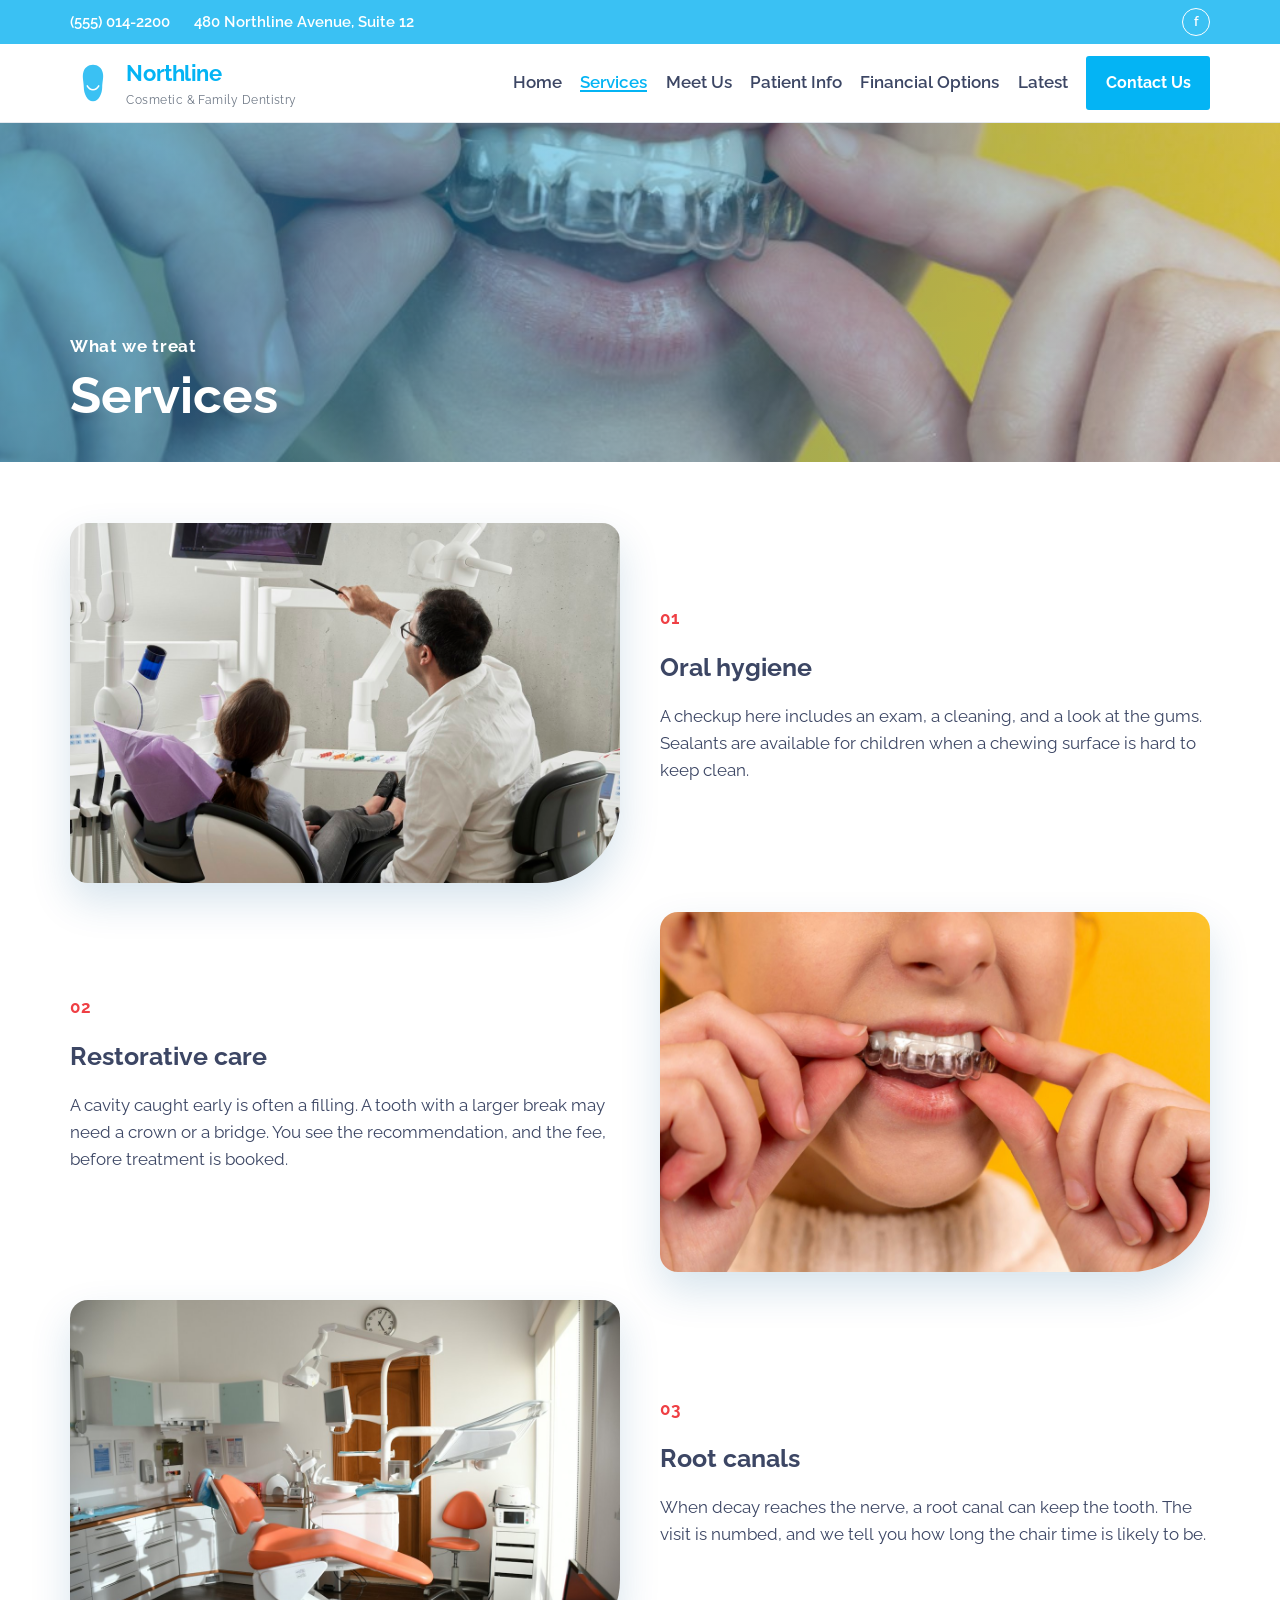
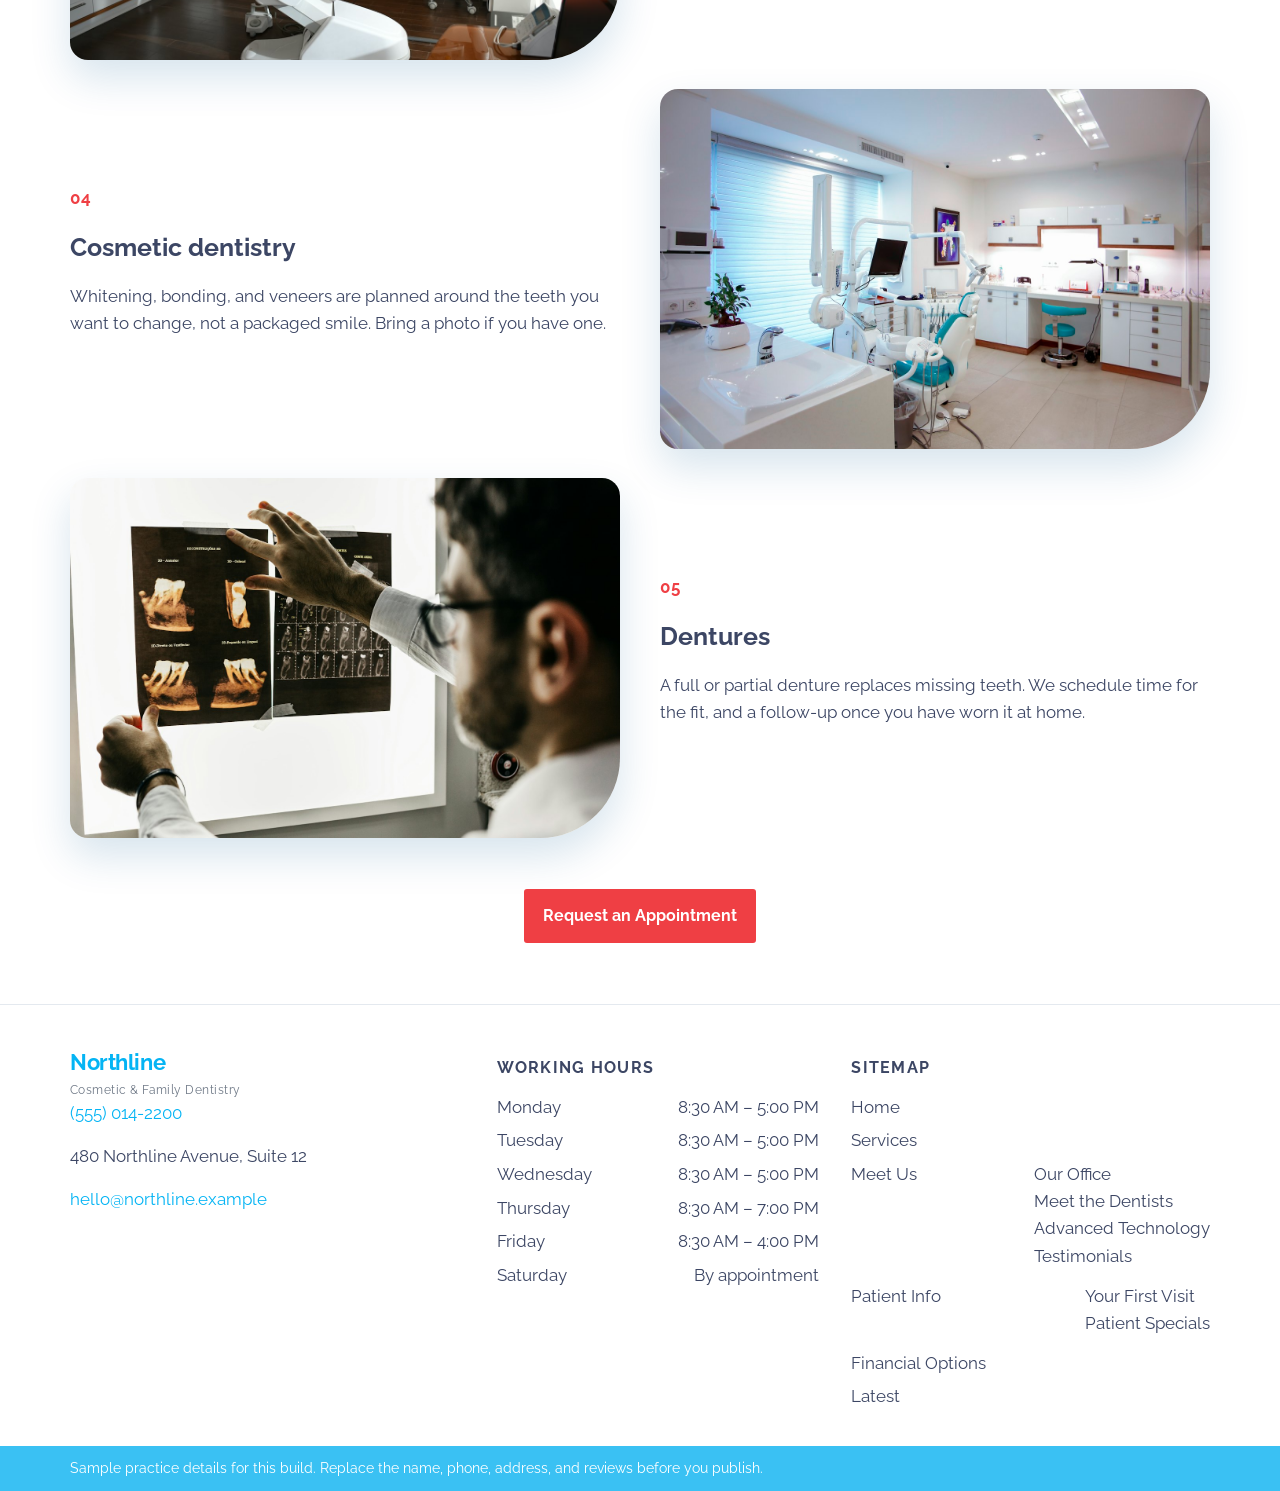
<file: services/index.html>
<!doctype html>
<html lang="en-US">
<head>
<meta charset="UTF-8">
<meta name="viewport" content="width=device-width, initial-scale=1">
<title>Services &#8211; Northline Family Dentistry</title>
<meta name='robots' content='max-image-preview:large' />
<link rel='dns-prefetch' href='//fonts.googleapis.com' />
<link rel="alternate" title="oEmbed (JSON)" type="application/json+oembed" href="https://ammarsanghera-bot.github.io/northline-family-dentistry/wp-json/oembed/1.0/embed?url=http%3A%2F%2Flocalhost%3A8086%2Fservices%2F" />
<link rel="alternate" title="oEmbed (XML)" type="text/xml+oembed" href="https://ammarsanghera-bot.github.io/northline-family-dentistry/wp-json/oembed/1.0/embed?url=http%3A%2F%2Flocalhost%3A8086%2Fservices%2F&#038;format=xml" />
<style id="wp-img-auto-sizes-contain-inline-css">
img:is([sizes=auto i],[sizes^="auto," i]){contain-intrinsic-size:3000px 1500px}
/*# sourceURL=wp-img-auto-sizes-contain-inline-css */
</style>
<style id="wp-emoji-styles-inline-css">

	img.wp-smiley, img.emoji {
		display: inline !important;
		border: none !important;
		box-shadow: none !important;
		height: 1em !important;
		width: 1em !important;
		margin: 0 0.07em !important;
		vertical-align: -0.1em !important;
		background: none !important;
		padding: 0 !important;
	}
/*# sourceURL=wp-emoji-styles-inline-css */
</style>
<style id="classic-theme-styles-inline-css">
/*! This file is auto-generated */
.wp-block-button__link{color:#fff;background-color:#32373c;border-radius:9999px;box-shadow:none;text-decoration:none;padding:calc(.667em + 2px) calc(1.333em + 2px);font-size:1.125em}.wp-block-file__button{background:#32373c;color:#fff;text-decoration:none}
/*# sourceURL=/wp-includes/css/classic-themes.min.css */
</style>
<style id="global-styles-inline-css">
:root{--wp--preset--aspect-ratio--square: 1;--wp--preset--aspect-ratio--4-3: 4/3;--wp--preset--aspect-ratio--3-4: 3/4;--wp--preset--aspect-ratio--3-2: 3/2;--wp--preset--aspect-ratio--2-3: 2/3;--wp--preset--aspect-ratio--16-9: 16/9;--wp--preset--aspect-ratio--9-16: 9/16;--wp--preset--color--black: #000000;--wp--preset--color--cyan-bluish-gray: #abb8c3;--wp--preset--color--white: #ffffff;--wp--preset--color--pale-pink: #f78da7;--wp--preset--color--vivid-red: #cf2e2e;--wp--preset--color--luminous-vivid-orange: #ff6900;--wp--preset--color--luminous-vivid-amber: #fcb900;--wp--preset--color--light-green-cyan: #7bdcb5;--wp--preset--color--vivid-green-cyan: #00d084;--wp--preset--color--pale-cyan-blue: #8ed1fc;--wp--preset--color--vivid-cyan-blue: #0693e3;--wp--preset--color--vivid-purple: #9b51e0;--wp--preset--gradient--vivid-cyan-blue-to-vivid-purple: linear-gradient(135deg,rgb(6,147,227) 0%,rgb(155,81,224) 100%);--wp--preset--gradient--light-green-cyan-to-vivid-green-cyan: linear-gradient(135deg,rgb(122,220,180) 0%,rgb(0,208,130) 100%);--wp--preset--gradient--luminous-vivid-amber-to-luminous-vivid-orange: linear-gradient(135deg,rgb(252,185,0) 0%,rgb(255,105,0) 100%);--wp--preset--gradient--luminous-vivid-orange-to-vivid-red: linear-gradient(135deg,rgb(255,105,0) 0%,rgb(207,46,46) 100%);--wp--preset--gradient--very-light-gray-to-cyan-bluish-gray: linear-gradient(135deg,rgb(238,238,238) 0%,rgb(169,184,195) 100%);--wp--preset--gradient--cool-to-warm-spectrum: linear-gradient(135deg,rgb(74,234,220) 0%,rgb(151,120,209) 20%,rgb(207,42,186) 40%,rgb(238,44,130) 60%,rgb(251,105,98) 80%,rgb(254,248,76) 100%);--wp--preset--gradient--blush-light-purple: linear-gradient(135deg,rgb(255,206,236) 0%,rgb(152,150,240) 100%);--wp--preset--gradient--blush-bordeaux: linear-gradient(135deg,rgb(254,205,165) 0%,rgb(254,45,45) 50%,rgb(107,0,62) 100%);--wp--preset--gradient--luminous-dusk: linear-gradient(135deg,rgb(255,203,112) 0%,rgb(199,81,192) 50%,rgb(65,88,208) 100%);--wp--preset--gradient--pale-ocean: linear-gradient(135deg,rgb(255,245,203) 0%,rgb(182,227,212) 50%,rgb(51,167,181) 100%);--wp--preset--gradient--electric-grass: linear-gradient(135deg,rgb(202,248,128) 0%,rgb(113,206,126) 100%);--wp--preset--gradient--midnight: linear-gradient(135deg,rgb(2,3,129) 0%,rgb(40,116,252) 100%);--wp--preset--font-size--small: 13px;--wp--preset--font-size--medium: 20px;--wp--preset--font-size--large: 36px;--wp--preset--font-size--x-large: 42px;--wp--preset--spacing--20: 0.44rem;--wp--preset--spacing--30: 0.67rem;--wp--preset--spacing--40: 1rem;--wp--preset--spacing--50: 1.5rem;--wp--preset--spacing--60: 2.25rem;--wp--preset--spacing--70: 3.38rem;--wp--preset--spacing--80: 5.06rem;--wp--preset--shadow--natural: 6px 6px 9px rgba(0, 0, 0, 0.2);--wp--preset--shadow--deep: 12px 12px 50px rgba(0, 0, 0, 0.4);--wp--preset--shadow--sharp: 6px 6px 0px rgba(0, 0, 0, 0.2);--wp--preset--shadow--outlined: 6px 6px 0px -3px rgb(255, 255, 255), 6px 6px rgb(0, 0, 0);--wp--preset--shadow--crisp: 6px 6px 0px rgb(0, 0, 0);}.wp-block-button{--wp--preset--dimension--25: 25%;--wp--preset--dimension--50: 50%;--wp--preset--dimension--75: 75%;--wp--preset--dimension--100: 100%;}:where(body) { margin: 0; }:where(.is-layout-flex){gap: 0.5em;}:where(.is-layout-grid){gap: 0.5em;}body .is-layout-flex{display: flex;}.is-layout-flex{flex-wrap: wrap;align-items: center;}.is-layout-flex > :is(*, div){margin: 0;}body .is-layout-grid{display: grid;}.is-layout-grid > :is(*, div){margin: 0;}body{padding-top: 0px;padding-right: 0px;padding-bottom: 0px;padding-left: 0px;}:root :where(.wp-element-button, .wp-block-button__link){background-color: #32373c;border-width: 0;color: #fff;font-family: inherit;font-size: inherit;font-style: inherit;font-weight: inherit;letter-spacing: inherit;line-height: inherit;padding-top: calc(0.667em + 2px);padding-right: calc(1.333em + 2px);padding-bottom: calc(0.667em + 2px);padding-left: calc(1.333em + 2px);text-decoration: none;text-transform: inherit;}.has-black-color{color: var(--wp--preset--color--black) !important;}.has-cyan-bluish-gray-color{color: var(--wp--preset--color--cyan-bluish-gray) !important;}.has-white-color{color: var(--wp--preset--color--white) !important;}.has-pale-pink-color{color: var(--wp--preset--color--pale-pink) !important;}.has-vivid-red-color{color: var(--wp--preset--color--vivid-red) !important;}.has-luminous-vivid-orange-color{color: var(--wp--preset--color--luminous-vivid-orange) !important;}.has-luminous-vivid-amber-color{color: var(--wp--preset--color--luminous-vivid-amber) !important;}.has-light-green-cyan-color{color: var(--wp--preset--color--light-green-cyan) !important;}.has-vivid-green-cyan-color{color: var(--wp--preset--color--vivid-green-cyan) !important;}.has-pale-cyan-blue-color{color: var(--wp--preset--color--pale-cyan-blue) !important;}.has-vivid-cyan-blue-color{color: var(--wp--preset--color--vivid-cyan-blue) !important;}.has-vivid-purple-color{color: var(--wp--preset--color--vivid-purple) !important;}.has-black-background-color{background-color: var(--wp--preset--color--black) !important;}.has-cyan-bluish-gray-background-color{background-color: var(--wp--preset--color--cyan-bluish-gray) !important;}.has-white-background-color{background-color: var(--wp--preset--color--white) !important;}.has-pale-pink-background-color{background-color: var(--wp--preset--color--pale-pink) !important;}.has-vivid-red-background-color{background-color: var(--wp--preset--color--vivid-red) !important;}.has-luminous-vivid-orange-background-color{background-color: var(--wp--preset--color--luminous-vivid-orange) !important;}.has-luminous-vivid-amber-background-color{background-color: var(--wp--preset--color--luminous-vivid-amber) !important;}.has-light-green-cyan-background-color{background-color: var(--wp--preset--color--light-green-cyan) !important;}.has-vivid-green-cyan-background-color{background-color: var(--wp--preset--color--vivid-green-cyan) !important;}.has-pale-cyan-blue-background-color{background-color: var(--wp--preset--color--pale-cyan-blue) !important;}.has-vivid-cyan-blue-background-color{background-color: var(--wp--preset--color--vivid-cyan-blue) !important;}.has-vivid-purple-background-color{background-color: var(--wp--preset--color--vivid-purple) !important;}.has-black-border-color{border-color: var(--wp--preset--color--black) !important;}.has-cyan-bluish-gray-border-color{border-color: var(--wp--preset--color--cyan-bluish-gray) !important;}.has-white-border-color{border-color: var(--wp--preset--color--white) !important;}.has-pale-pink-border-color{border-color: var(--wp--preset--color--pale-pink) !important;}.has-vivid-red-border-color{border-color: var(--wp--preset--color--vivid-red) !important;}.has-luminous-vivid-orange-border-color{border-color: var(--wp--preset--color--luminous-vivid-orange) !important;}.has-luminous-vivid-amber-border-color{border-color: var(--wp--preset--color--luminous-vivid-amber) !important;}.has-light-green-cyan-border-color{border-color: var(--wp--preset--color--light-green-cyan) !important;}.has-vivid-green-cyan-border-color{border-color: var(--wp--preset--color--vivid-green-cyan) !important;}.has-pale-cyan-blue-border-color{border-color: var(--wp--preset--color--pale-cyan-blue) !important;}.has-vivid-cyan-blue-border-color{border-color: var(--wp--preset--color--vivid-cyan-blue) !important;}.has-vivid-purple-border-color{border-color: var(--wp--preset--color--vivid-purple) !important;}.has-vivid-cyan-blue-to-vivid-purple-gradient-background{background: var(--wp--preset--gradient--vivid-cyan-blue-to-vivid-purple) !important;}.has-light-green-cyan-to-vivid-green-cyan-gradient-background{background: var(--wp--preset--gradient--light-green-cyan-to-vivid-green-cyan) !important;}.has-luminous-vivid-amber-to-luminous-vivid-orange-gradient-background{background: var(--wp--preset--gradient--luminous-vivid-amber-to-luminous-vivid-orange) !important;}.has-luminous-vivid-orange-to-vivid-red-gradient-background{background: var(--wp--preset--gradient--luminous-vivid-orange-to-vivid-red) !important;}.has-very-light-gray-to-cyan-bluish-gray-gradient-background{background: var(--wp--preset--gradient--very-light-gray-to-cyan-bluish-gray) !important;}.has-cool-to-warm-spectrum-gradient-background{background: var(--wp--preset--gradient--cool-to-warm-spectrum) !important;}.has-blush-light-purple-gradient-background{background: var(--wp--preset--gradient--blush-light-purple) !important;}.has-blush-bordeaux-gradient-background{background: var(--wp--preset--gradient--blush-bordeaux) !important;}.has-luminous-dusk-gradient-background{background: var(--wp--preset--gradient--luminous-dusk) !important;}.has-pale-ocean-gradient-background{background: var(--wp--preset--gradient--pale-ocean) !important;}.has-electric-grass-gradient-background{background: var(--wp--preset--gradient--electric-grass) !important;}.has-midnight-gradient-background{background: var(--wp--preset--gradient--midnight) !important;}.has-small-font-size{font-size: var(--wp--preset--font-size--small) !important;}.has-medium-font-size{font-size: var(--wp--preset--font-size--medium) !important;}.has-large-font-size{font-size: var(--wp--preset--font-size--large) !important;}.has-x-large-font-size{font-size: var(--wp--preset--font-size--x-large) !important;}
:root :where(.wp-block-icon svg){width: 24px;}
:where(.wp-block-gallery.is-layout-flex){gap: var( --wp--style--gallery-gap-default, var( --gallery-block--gutter-size, var( --wp--style--block-gap, 0.5em ) ) );}:where(.wp-block-gallery.is-layout-grid){gap: var( --wp--style--gallery-gap-default, var( --gallery-block--gutter-size, var( --wp--style--block-gap, 0.5em ) ) );}
:where(.wp-block-latest-posts.is-layout-flex){gap: 1.25em;}:where(.wp-block-latest-posts.is-layout-grid){gap: 1.25em;}
:where(.wp-block-post-template.is-layout-flex){gap: 1.25em;}:where(.wp-block-post-template.is-layout-grid){gap: 1.25em;}
:where(.wp-block-term-template.is-layout-flex){gap: 1.25em;}:where(.wp-block-term-template.is-layout-grid){gap: 1.25em;}
:where(.wp-block-columns.is-layout-flex){gap: 2em;}:where(.wp-block-columns.is-layout-grid){gap: 2em;}
:root :where(.wp-block-pullquote){font-size: 1.5em;line-height: 1.6;}
/*# sourceURL=global-styles-inline-css */
</style>
<link rel='stylesheet' id='northline-fonts-css' href='https://fonts.googleapis.com/css2?family=Raleway:wght@500;600;700&#038;display=swap' media='all' />
<link rel='stylesheet' id='elementor-frontend-css' href='../wp-content/plugins/elementor/assets/css/frontend.min.css?ver=4.3.6' media='all' />
<style id="elementor-frontend-inline-css">
.e-heading-base a, .e-paragraph-base a { all: unset; cursor: pointer; }form[data-element_type="e-form"].form-state-success [data-element_type="e-form-success-message"],form[data-element_type="e-form"].form-state-error [data-element_type="e-form-error-message"]{ display: block; }.elementor-edit-mode [data-element_type="e-form-success-message"]:is(.elementor-element-editable, :has(.elementor-element-editable), :has(> .elementor-empty-view)),.elementor-edit-mode [data-element_type="e-form-error-message"]:is(.elementor-element-editable, :has(.elementor-element-editable), :has(> .elementor-empty-view)){ display: block; }.e-background-video { position: relative; overflow: hidden; }.e-background-video__media { position: absolute; inset: 0; width: 100%; height: 100%; object-fit: cover; pointer-events: none; z-index: 0; }.e-background-video__content { position: relative; z-index: 1; flex: 1 1 auto; }.elementor-edit-mode .e-background-video__content.e-atomic-element:has(> .elementor-empty-view) { display: flex; flex-direction: column; flex: 1 1 auto; min-height: 0; }.elementor-edit-mode .e-background-video__content.e-atomic-element:has(> .elementor-empty-view) > .elementor-empty-view.elementor-empty-view { position: relative; flex: 1 1 auto; min-height: 120px; height: auto; width: 100%; }.elementor-edit-mode .e-background-video__content.e-atomic-element:has(> .elementor-empty-view) > .elementor-empty-view > .elementor-first-add { position: absolute; inset: 0; width: 100%; height: 100%; }.e-background-video__controls { z-index: 2; }.e-background-video__play, .e-background-video__pause { appearance: none; -webkit-appearance: none; }.e-background-video.e-background-video--playing .e-background-video__play { display: none; }.e-background-video.e-background-video--paused .e-background-video__pause { display: none; }.e-background-video:not(.e-background-video--playing):not(.e-background-video--paused) .e-background-video__controls,.e-background-video:not(.e-background-video--playing):not(.e-background-video--paused) .e-background-video__play,.e-background-video:not(.e-background-video--playing):not(.e-background-video--paused) .e-background-video__pause { display: none; }.e-accordion-item-header-base { list-style: none; }.e-accordion-item-header-base::-webkit-details-marker { display: none; }.e-accordion-item-base { interpolate-size: allow-keywords; }.e-accordion-item-base::details-content {block-size: 0; overflow: hidden;transition: block-size .3s ease, content-visibility .3s ease allow-discrete;}.e-accordion-item-base[open]::details-content { block-size: auto; }.e-accordion-item-icon-base.e-accordion-item-icon-base .e-svg-base { width: auto; height: 100%; max-width: 100%; }.e-accordion-item-icon-base.e-accordion-item-icon-base .e-svg-base svg { width: auto !important; }.e-accordion-item-icon-base svg { transition: transform .3s ease; }.e-accordion-item-base[open] > summary .e-accordion-item-icon-base svg { transform: rotate(180deg); }
/*# sourceURL=elementor-frontend-inline-css */
</style>
<link rel='stylesheet' id='northline-css' href='../wp-content/themes/northline/assets/css/site.css?ver=1.2.0' media='all' />
<link rel='stylesheet' id='elementor-post-4-css' href='../wp-content/uploads/elementor/css/post-4.css?ver=1793746871' media='all' />
<link rel='stylesheet' id='elementor-post-6-css' href='../wp-content/uploads/elementor/css/post-6.css?ver=1793746940' media='all' />
<link rel='stylesheet' id='base-desktop-css' href='../wp-content/uploads/elementor/css/base-desktop.css?ver=6aea67b7d69b6' media='all' />
<link rel='stylesheet' id='base-mobile-css' href='../wp-content/uploads/elementor/css/base-mobile.css?ver=6aea67b7d69b6' media='(max-width:767px)' />
<link rel='stylesheet' id='elementor-gf-roboto-css' href='https://fonts.googleapis.com/css?family=Roboto:100,100italic,200,200italic,300,300italic,400,400italic,500,500italic,600,600italic,700,700italic,800,800italic,900,900italic&#038;display=swap' media='all' />
<link rel='stylesheet' id='elementor-gf-robotoslab-css' href='https://fonts.googleapis.com/css?family=Roboto+Slab:100,100italic,200,200italic,300,300italic,400,400italic,500,500italic,600,600italic,700,700italic,800,800italic,900,900italic&#038;display=swap' media='all' />
<script id="jquery-core-js" src="../wp-includes/js/jquery/jquery.min.js?ver=3.7.1"></script>
<script id="jquery-migrate-js" src="../wp-includes/js/jquery/jquery-migrate.min.js?ver=3.4.1"></script>
<link rel="https://api.w.org/" href="https://ammarsanghera-bot.github.io/northline-family-dentistry/wp-json/" /><link rel="alternate" title="JSON" type="application/json" href="https://ammarsanghera-bot.github.io/northline-family-dentistry/wp-json/wp/v2/pages/6" /><link rel="EditURI" type="application/rsd+xml" title="RSD" href="https://ammarsanghera-bot.github.io/northline-family-dentistry/xmlrpc.php?rsd" />
<meta name="generator" content="WordPress 7.1.4" />
<link rel="canonical" href="./" />
<link rel='shortlink' href='../?p=6' />
<meta name="generator" content="Elementor 4.3.6; features: e_font_icon_svg, additional_custom_breakpoints; settings: css_print_method-external, google_font-enabled, font_display-swap">
			<style>
				.e-con.e-parent:nth-of-type(n+4):not(.e-lazyloaded):not(.e-no-lazyload),
				.e-con.e-parent:nth-of-type(n+4):not(.e-lazyloaded):not(.e-no-lazyload) * {
					background-image: none !important;
				}
				@media screen and (max-height: 1024px) {
					.e-con.e-parent:nth-of-type(n+3):not(.e-lazyloaded):not(.e-no-lazyload),
					.e-con.e-parent:nth-of-type(n+3):not(.e-lazyloaded):not(.e-no-lazyload) * {
						background-image: none !important;
					}
				}
				@media screen and (max-height: 640px) {
					.e-con.e-parent:nth-of-type(n+2):not(.e-lazyloaded):not(.e-no-lazyload),
					.e-con.e-parent:nth-of-type(n+2):not(.e-lazyloaded):not(.e-no-lazyload) * {
						background-image: none !important;
					}
				}
			</style>
			</head>
<body class="wp-singular page-template-default page page-id-6 wp-theme-northline elementor-default elementor-kit-4 elementor-page elementor-page-6">
<a class="skip" href="#main">Skip to content</a>
<div class="topbar">
	<div class="wrap topbar__inner">
		<a href="tel:5550142200">(555) 014-2200</a>
		<span>480 Northline Avenue, Suite 12</span>
		<span class="topbar__social" aria-hidden="true">f</span>
	</div>
</div>
<header class="site-header">
	<div class="wrap header__inner">
		<a class="logo" href="../">
			<svg viewBox="0 0 48 48" aria-hidden="true"><path fill="#3AC1F3" d="M24 5c5.2 0 9 3.2 10.2 8.2 1.2 5.2-.6 9.4-.6 15.2 0 6.2-3.4 14.6-9.6 14.6S14.4 34.6 14.4 28.4c0-5.8-1.8-10-0.6-15.2C15 8.2 18.8 5 24 5z"/><path d="M18 27c1.4 2.6 3.4 4 6 4s4.6-1.4 6-4" stroke="#fff" stroke-width="1.6" fill="none" stroke-linecap="round"/></svg>
			<span><strong>Northline</strong><small>Cosmetic &amp; Family Dentistry</small></span>
		</a>
		<button class="burger" type="button" aria-expanded="false" aria-label="Menu"><span></span><span></span><span></span></button>
		<nav class="nav" id="nav">
			<ul id="menu-northline" class="menu"><li id="menu-item-13" class="menu-item menu-item-type-custom menu-item-object-custom menu-item-home menu-item-13"><a href="../">Home</a></li>
<li id="menu-item-14" class="menu-item menu-item-type-custom menu-item-object-custom current-menu-item menu-item-14"><a href="./" aria-current="page">Services</a></li>
<li id="menu-item-15" class="menu-item menu-item-type-custom menu-item-object-custom menu-item-has-children menu-item-15"><a href="../meet-us/">Meet Us</a>
<ul class="sub-menu">
	<li id="menu-item-16" class="menu-item menu-item-type-custom menu-item-object-custom menu-item-16"><a href="../meet-us/#office">Our Office</a></li>
	<li id="menu-item-17" class="menu-item menu-item-type-custom menu-item-object-custom menu-item-17"><a href="../meet-us/#dentists">Meet the Dentists</a></li>
	<li id="menu-item-18" class="menu-item menu-item-type-custom menu-item-object-custom menu-item-18"><a href="../meet-us/#technology">Advanced Technology</a></li>
	<li id="menu-item-19" class="menu-item menu-item-type-custom menu-item-object-custom menu-item-19"><a href="../meet-us/#testimonials">Testimonials</a></li>
</ul>
</li>
<li id="menu-item-20" class="menu-item menu-item-type-custom menu-item-object-custom menu-item-has-children menu-item-20"><a href="../patient-info/">Patient Info</a>
<ul class="sub-menu">
	<li id="menu-item-21" class="menu-item menu-item-type-custom menu-item-object-custom menu-item-21"><a href="../patient-info/#first-visit">Your First Visit</a></li>
	<li id="menu-item-22" class="menu-item menu-item-type-custom menu-item-object-custom menu-item-22"><a href="../patient-info/#specials">Patient Specials</a></li>
</ul>
</li>
<li id="menu-item-23" class="menu-item menu-item-type-custom menu-item-object-custom menu-item-23"><a href="../financial-options/">Financial Options</a></li>
<li id="menu-item-24" class="menu-item menu-item-type-custom menu-item-object-custom menu-item-24"><a href="../dental-news/">Latest</a></li>
</ul>			<a class="nl-btn nl-btn--blue" href="../contact-us/">Contact Us</a>
		</nav>
	</div>
</header>
<main id="main">
		<div data-elementor-type="wp-page" data-elementor-id="6" class="elementor elementor-6">
						<section class="elementor-section elementor-top-section elementor-element elementor-element-eaa843a elementor-section-full_width nl-flush elementor-section-height-default elementor-section-height-default" data-id="eaa843a" data-element_type="section" data-e-type="section">
						<div class="elementor-container elementor-column-gap-no">
					<div class="elementor-column elementor-col-100 elementor-top-column elementor-element elementor-element-304834d" data-id="304834d" data-element_type="column" data-e-type="column">
			<div class="elementor-widget-wrap elementor-element-populated">
						<div class="elementor-element elementor-element-8ac5ba8 elementor-widget elementor-widget-shortcode" data-id="8ac5ba8" data-element_type="widget" data-e-type="widget" data-widget_type="shortcode.default">
							<div class="elementor-shortcode">	<div class="nl">
		<section class="nl-pagehero">
			<div class="nl-pagehero__bg" style="background-image:url('../wp-content/themes/northline/assets/img/tools.jpg')"></div>
			<div class="nl-pagehero__veil"></div>
			<div class="nl-wrap">
				<p class="nl-kicker nl-kicker--light">What we treat</p>
				<h1>Services</h1>
			</div>
		</section>
		<section class="nl-section">
			<div class="nl-wrap nl-stack">
									<article class="nl-split nl-service" id="hygiene">
						<div class="nl-frame"><div class="nl-frame__img" style="background-image:url('../wp-content/themes/northline/assets/img/care.jpg')"></div></div>
						<div>
							<p class="nl-kicker">01</p>
							<h2>Oral hygiene</h2>
							<p>A checkup here includes an exam, a cleaning, and a look at the gums. Sealants are available for children when a chewing surface is hard to keep clean.</p>
						</div>
					</article>
									<article class="nl-split nl-service" id="restorative">
						<div class="nl-frame"><div class="nl-frame__img" style="background-image:url('../wp-content/themes/northline/assets/img/tools.jpg')"></div></div>
						<div>
							<p class="nl-kicker">02</p>
							<h2>Restorative care</h2>
							<p>A cavity caught early is often a filling. A tooth with a larger break may need a crown or a bridge. You see the recommendation, and the fee, before treatment is booked.</p>
						</div>
					</article>
									<article class="nl-split nl-service" id="root-canals">
						<div class="nl-frame"><div class="nl-frame__img" style="background-image:url('../wp-content/themes/northline/assets/img/smile.jpg')"></div></div>
						<div>
							<p class="nl-kicker">03</p>
							<h2>Root canals</h2>
							<p>When decay reaches the nerve, a root canal can keep the tooth. The visit is numbed, and we tell you how long the chair time is likely to be.</p>
						</div>
					</article>
									<article class="nl-split nl-service" id="cosmetic">
						<div class="nl-frame"><div class="nl-frame__img" style="background-image:url('../wp-content/themes/northline/assets/img/clinic.jpg')"></div></div>
						<div>
							<p class="nl-kicker">04</p>
							<h2>Cosmetic dentistry</h2>
							<p>Whitening, bonding, and veneers are planned around the teeth you want to change, not a packaged smile. Bring a photo if you have one.</p>
						</div>
					</article>
									<article class="nl-split nl-service" id="dentures">
						<div class="nl-frame"><div class="nl-frame__img" style="background-image:url('../wp-content/themes/northline/assets/img/team.jpg')"></div></div>
						<div>
							<p class="nl-kicker">05</p>
							<h2>Dentures</h2>
							<p>A full or partial denture replaces missing teeth. We schedule time for the fit, and a follow-up once you have worn it at home.</p>
						</div>
					</article>
								<p class="nl-center"><a class="nl-btn nl-btn--red" href="../contact-us/">Request an Appointment</a></p>
			</div>
		</section>
	</div>
	</div>
						</div>
					</div>
		</div>
					</div>
		</section>
				</div>
		</main>
<footer class="site-footer">
	<div class="wrap footer__grid">
		<div>
			<a class="logo" href="../"><span><strong>Northline</strong><small>Cosmetic &amp; Family Dentistry</small></span></a>
			<p><a href="tel:5550142200">(555) 014-2200</a></p>
			<p>480 Northline Avenue, Suite 12</p>
			<p><a href="mailto:hello@northline.example">hello@northline.example</a></p>
		</div>
		<div>
			<h2>Working hours</h2>
			<ul class="hours">
									<li><span>Monday</span><span>8:30 AM – 5:00 PM</span></li>
									<li><span>Tuesday</span><span>8:30 AM – 5:00 PM</span></li>
									<li><span>Wednesday</span><span>8:30 AM – 5:00 PM</span></li>
									<li><span>Thursday</span><span>8:30 AM – 7:00 PM</span></li>
									<li><span>Friday</span><span>8:30 AM – 4:00 PM</span></li>
									<li><span>Saturday</span><span>By appointment</span></li>
							</ul>
		</div>
		<div>
			<h2>Sitemap</h2>
			<ul id="menu-northline-1" class="footer-menu"><li class="menu-item menu-item-type-custom menu-item-object-custom menu-item-home menu-item-13"><a href="../">Home</a></li>
<li class="menu-item menu-item-type-custom menu-item-object-custom current-menu-item menu-item-14"><a href="./" aria-current="page">Services</a></li>
<li class="menu-item menu-item-type-custom menu-item-object-custom menu-item-has-children menu-item-15"><a href="../meet-us/">Meet Us</a>
<ul class="sub-menu">
	<li class="menu-item menu-item-type-custom menu-item-object-custom menu-item-16"><a href="../meet-us/#office">Our Office</a></li>
	<li class="menu-item menu-item-type-custom menu-item-object-custom menu-item-17"><a href="../meet-us/#dentists">Meet the Dentists</a></li>
	<li class="menu-item menu-item-type-custom menu-item-object-custom menu-item-18"><a href="../meet-us/#technology">Advanced Technology</a></li>
	<li class="menu-item menu-item-type-custom menu-item-object-custom menu-item-19"><a href="../meet-us/#testimonials">Testimonials</a></li>
</ul>
</li>
<li class="menu-item menu-item-type-custom menu-item-object-custom menu-item-has-children menu-item-20"><a href="../patient-info/">Patient Info</a>
<ul class="sub-menu">
	<li class="menu-item menu-item-type-custom menu-item-object-custom menu-item-21"><a href="../patient-info/#first-visit">Your First Visit</a></li>
	<li class="menu-item menu-item-type-custom menu-item-object-custom menu-item-22"><a href="../patient-info/#specials">Patient Specials</a></li>
</ul>
</li>
<li class="menu-item menu-item-type-custom menu-item-object-custom menu-item-23"><a href="../financial-options/">Financial Options</a></li>
<li class="menu-item menu-item-type-custom menu-item-object-custom menu-item-24"><a href="../dental-news/">Latest</a></li>
</ul>		</div>
	</div>
	<div class="legal">
		<div class="wrap">Sample practice details for this build. Replace the name, phone, address, and reviews before you publish.</div>
	</div>
	<script type="speculationrules">
{"prefetch":[{"source":"document","where":{"and":[{"href_matches":"/*"},{"not":{"href_matches":["/wp-*.php","/wp-admin/*","/wp-content/uploads/*","/wp-content/*","/wp-content/plugins/*","/wp-content/themes/northline/*","/*\\?(.+)"]}},{"not":{"selector_matches":"a[rel~=\"nofollow\"]"}},{"not":{"selector_matches":".no-prefetch, .no-prefetch a"}}]},"eagerness":"conservative"}]}
</script>
			<script>
				( () => {
					const lazyloadRunObserver = () => {
						const lazyloadBackgrounds = document.querySelectorAll( `.e-con.e-parent:not(.e-lazyloaded)` );
						const lazyloadBackgroundObserver = new IntersectionObserver( ( entries ) => {
							entries.forEach( ( entry ) => {
								if ( entry.isIntersecting ) {
									let lazyloadBackground = entry.target;
									if( lazyloadBackground ) {
										lazyloadBackground.classList.add( 'e-lazyloaded' );
									}
									lazyloadBackgroundObserver.unobserve( entry.target );
								}
							});
						}, { rootMargin: '200px 0px 200px 0px' } );
						lazyloadBackgrounds.forEach( ( lazyloadBackground ) => {
							lazyloadBackgroundObserver.observe( lazyloadBackground );
						} );
					};
					const events = [
						'DOMContentLoaded',
						'elementor/lazyload/observe',
					];
					events.forEach( ( event ) => {
						document.addEventListener( event, lazyloadRunObserver );
					} );
				} )();
			</script>
			<script id="northline-nav-js" src="../wp-content/themes/northline/assets/js/nav.js?ver=1.2.0"></script>
<script id="elementor-webpack-runtime-js" src="../wp-content/plugins/elementor/assets/js/webpack.runtime.min.js?ver=4.3.6"></script>
<script id="elementor-frontend-modules-js" src="../wp-content/plugins/elementor/assets/js/frontend-modules.min.js?ver=4.3.6"></script>
<script id="jquery-ui-core-js-before">
jQuery.uiBackCompat = true;
//# sourceURL=jquery-ui-core-js-before
</script>
<script id="jquery-ui-core-js" src="../wp-includes/js/jquery/ui/core.min.js?ver=1.14.2"></script>
<script id="elementor-frontend-js-before">
var elementorFrontendConfig = {"environmentMode":{"edit":false,"wpPreview":false,"isScriptDebug":false},"i18n":{"shareOnFacebook":"Share on Facebook","shareOnX":"Share on X","pinIt":"Pin it","download":"Download","downloadImage":"Download image","fullscreen":"Fullscreen","zoom":"Zoom","share":"Share","playVideo":"Play Video","previous":"Previous","next":"Next","close":"Close","a11yCarouselPrevSlideMessage":"Previous slide","a11yCarouselNextSlideMessage":"Next slide","a11yCarouselFirstSlideMessage":"This is the first slide","a11yCarouselLastSlideMessage":"This is the last slide","a11yCarouselPaginationBulletMessage":"Go to slide"},"is_rtl":false,"breakpoints":{"xs":0,"sm":480,"md":768,"lg":1025,"xl":1440,"xxl":1600},"responsive":{"breakpoints":{"mobile":{"label":"Mobile Portrait","value":767,"default_value":767,"direction":"max","is_enabled":true},"mobile_extra":{"label":"Mobile Landscape","value":880,"default_value":880,"direction":"max","is_enabled":false},"tablet":{"label":"Tablet Portrait","value":1024,"default_value":1024,"direction":"max","is_enabled":true},"tablet_extra":{"label":"Tablet Landscape","value":1200,"default_value":1200,"direction":"max","is_enabled":false},"laptop":{"label":"Laptop","value":1366,"default_value":1366,"direction":"max","is_enabled":false},"widescreen":{"label":"Widescreen","value":2400,"default_value":2400,"direction":"min","is_enabled":false}},"hasCustomBreakpoints":false},"version":"4.3.6","is_static":false,"experimentalFeatures":{"e_font_icon_svg":true,"additional_custom_breakpoints":true,"container":true,"e_optimized_markup":true,"nested-elements":true,"e_atomic_elements":true,"e_opt_in_v4":true,"import-export-customization":true},"urls":{"assets":"http:\/\/localhost:8086\/wp-content\/plugins\/elementor\/assets\/","ajaxurl":"http:\/\/localhost:8086\/wp-admin\/admin-ajax.php","uploadUrl":"http:\/\/localhost:8086\/wp-content\/uploads"},"nonces":{"floatingButtonsClickTracking":"32456e4a11","atomicFormsSendForm":"0735f6a78f"},"swiperClass":"swiper","settings":{"page":[],"editorPreferences":[]},"kit":{"active_breakpoints":["viewport_mobile","viewport_tablet"],"global_image_lightbox":"yes","lightbox_enable_counter":"yes","lightbox_enable_fullscreen":"yes","lightbox_enable_zoom":"yes","lightbox_enable_share":"yes","lightbox_title_src":"title","lightbox_description_src":"description"},"post":{"id":6,"title":"Services%20%E2%80%93%20Northline%20Family%20Dentistry","excerpt":"","featuredImage":false}};
//# sourceURL=elementor-frontend-js-before
</script>
<script id="elementor-frontend-js" src="../wp-content/plugins/elementor/assets/js/frontend.min.js?ver=4.3.6"></script>
<script id="wp-emoji-settings" type="application/json">
{"baseUrl":"https://s.w.org/images/core/emoji/17.0.2/72x72/","ext":".png","svgUrl":"https://s.w.org/images/core/emoji/17.0.2/svg/","svgExt":".svg","source":{"concatemoji":"../wp-includes/js/wp-emoji-release.min.js?ver=7.1.4"}}
</script>
<script type="module">
/*! This file is auto-generated */
var e="script#wp-emoji-settings",t=document.querySelector(e);if(!(t instanceof HTMLScriptElement))throw new Error("Element missing: "+e);const r=JSON.parse(t.text),s=(window._wpemojiSettings=r,"wpEmojiSettingsSupports"),o=["flag","emoji"];function i(e){try{var t={supportTests:e,timestamp:(new Date).valueOf()};sessionStorage.setItem(s,JSON.stringify(t))}catch(e){}}function c(e,t,n){e.clearRect(0,0,e.canvas.width,e.canvas.height),e.fillText(t,0,0);t=new Uint32Array(e.getImageData(0,0,e.canvas.width,e.canvas.height).data);e.clearRect(0,0,e.canvas.width,e.canvas.height),e.fillText(n,0,0);const r=new Uint32Array(e.getImageData(0,0,e.canvas.width,e.canvas.height).data);return t.every((e,t)=>e===r[t])}function p(e,t){e.clearRect(0,0,e.canvas.width,e.canvas.height),e.fillText(t,0,0);var n=e.getImageData(16,16,1,1);for(let e=0;e<n.data.length;e++)if(0!==n.data[e])return!1;return!0}function u(e,t,n,r){switch(t){case"flag":return n(e,"\ud83c\udff3\ufe0f\u200d\u26a7\ufe0f","\ud83c\udff3\ufe0f\u200b\u26a7\ufe0f")?!1:!n(e,"\ud83c\udde8\ud83c\uddf6","\ud83c\udde8\u200b\ud83c\uddf6")&&!n(e,"\ud83c\udff4\udb40\udc67\udb40\udc62\udb40\udc65\udb40\udc6e\udb40\udc67\udb40\udc7f","\ud83c\udff4\u200b\udb40\udc67\u200b\udb40\udc62\u200b\udb40\udc65\u200b\udb40\udc6e\u200b\udb40\udc67\u200b\udb40\udc7f");case"emoji":return!r(e,"\ud83e\u1fac8")}return!1}function f(e,t,n,r){let a;const s=(a="undefined"!=typeof WorkerGlobalScope&&self instanceof WorkerGlobalScope?new OffscreenCanvas(300,150):document.createElement("canvas")).getContext("2d",{willReadFrequently:!0}),o=(s.textBaseline="top",s.font="600 32px Arial",{});return e.forEach(e=>{o[e]=t(s,e,n,r)}),o}function a(e){var t=document.createElement("script");t.src=e,t.defer=!0,document.head.appendChild(t)}r.supports={everything:!0,everythingExceptFlag:!0},new Promise(t=>{let n=function(){try{var e=JSON.parse(sessionStorage.getItem(s));if("object"==typeof e&&"number"==typeof e.timestamp&&(new Date).valueOf()<e.timestamp+604800&&"object"==typeof e.supportTests)return e.supportTests}catch(e){}return null}();if(!n){if("undefined"!=typeof Worker&&"undefined"!=typeof OffscreenCanvas&&"undefined"!=typeof URL&&URL.createObjectURL&&"undefined"!=typeof Blob)try{var e="postMessage("+f.toString()+"("+[JSON.stringify(o),u.toString(),c.toString(),p.toString()].join(",")+"));",r=new Blob([e],{type:"text/javascript"});const a=new Worker(URL.createObjectURL(r),{name:"wpTestEmojiSupports"});return void(a.onmessage=e=>{i(n=e.data),a.terminate(),t(n)})}catch(e){}i(n=f(o,u,c,p))}t(n)}).then(e=>{for(const n in e)r.supports[n]=e[n],r.supports.everything=r.supports.everything&&r.supports[n],"flag"!==n&&(r.supports.everythingExceptFlag=r.supports.everythingExceptFlag&&r.supports[n]);var t;r.supports.everythingExceptFlag=r.supports.everythingExceptFlag&&!r.supports.flag,r.supports.everything||((t=r.source||{}).concatemoji?a(t.concatemoji):t.wpemoji&&t.twemoji&&(a(t.twemoji),a(t.wpemoji)))});
//# sourceURL=../wp-includes/js/wp-emoji-loader.min.js
</script>
</footer>
</body>
</html>
</file>
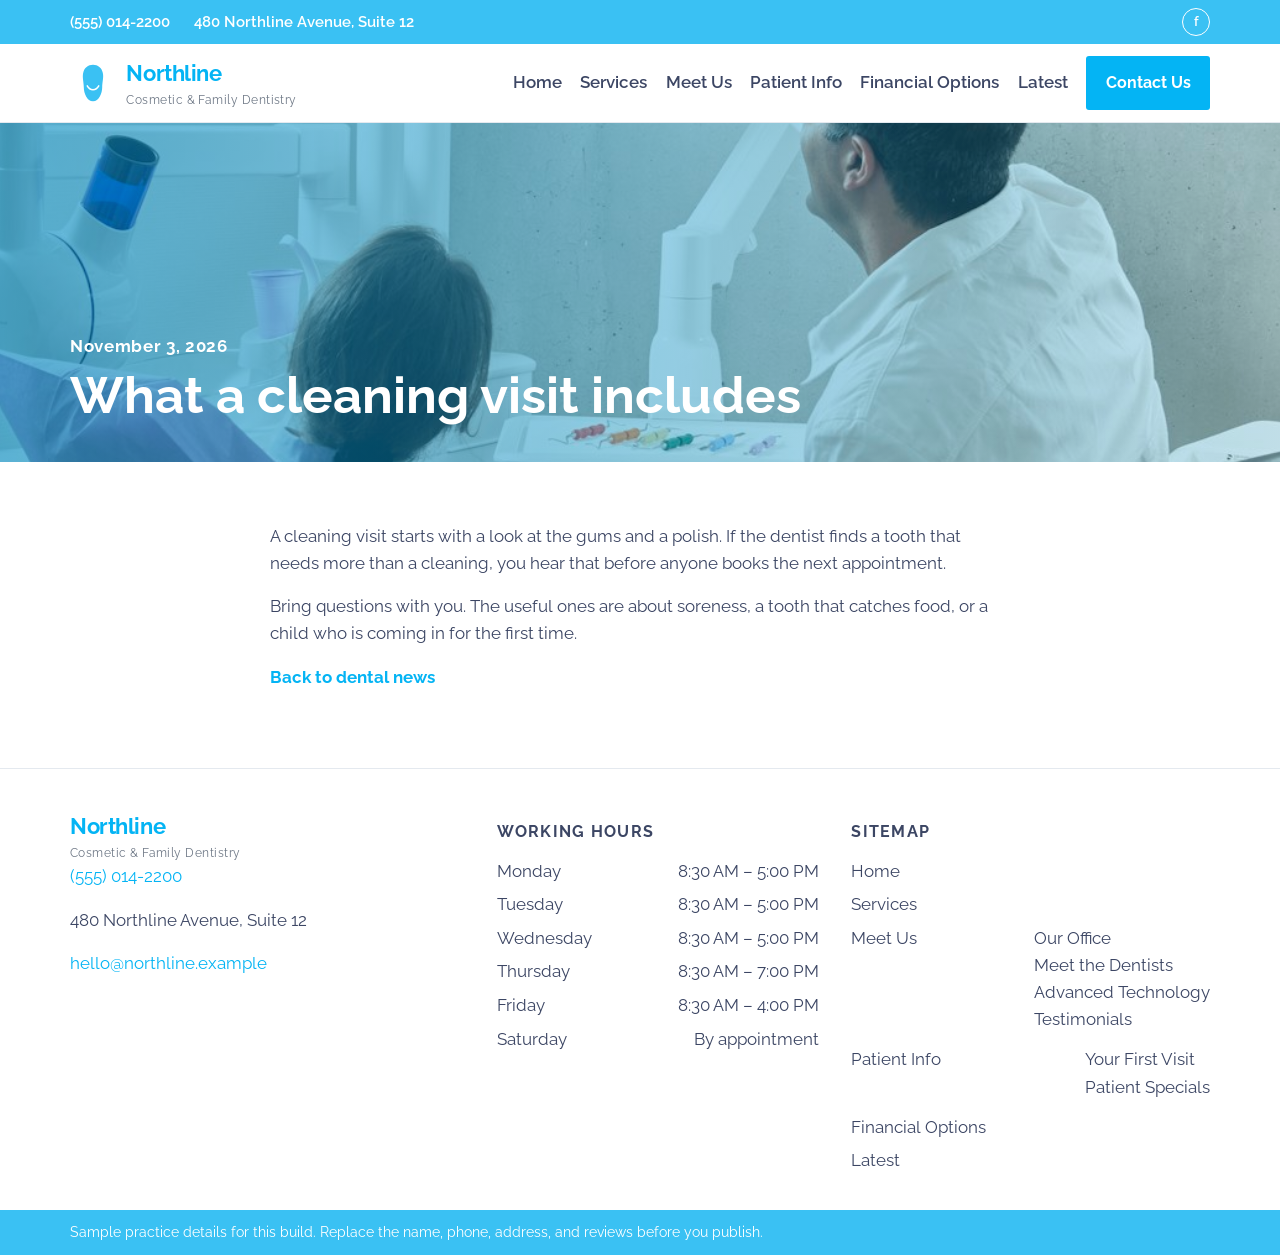
<file: what-a-cleaning-visit-includes/index.html>
<!doctype html>
<html lang="en-US">
<head>
<meta charset="UTF-8">
<meta name="viewport" content="width=device-width, initial-scale=1">
<title>What a cleaning visit includes &#8211; Northline Family Dentistry</title>
<meta name='robots' content='max-image-preview:large' />
<link rel='dns-prefetch' href='//fonts.googleapis.com' />
<link rel="alternate" type="application/rss+xml" title="Northline Family Dentistry &raquo; What a cleaning visit includes Comments Feed" href="./feed/" />
<link rel="alternate" title="oEmbed (JSON)" type="application/json+oembed" href="https://ammarsanghera-bot.github.io/northline-family-dentistry/wp-json/oembed/1.0/embed?url=http%3A%2F%2Flocalhost%3A8086%2Fwhat-a-cleaning-visit-includes%2F" />
<link rel="alternate" title="oEmbed (XML)" type="text/xml+oembed" href="https://ammarsanghera-bot.github.io/northline-family-dentistry/wp-json/oembed/1.0/embed?url=http%3A%2F%2Flocalhost%3A8086%2Fwhat-a-cleaning-visit-includes%2F&#038;format=xml" />
<style id="wp-img-auto-sizes-contain-inline-css">
img:is([sizes=auto i],[sizes^="auto," i]){contain-intrinsic-size:3000px 1500px}
/*# sourceURL=wp-img-auto-sizes-contain-inline-css */
</style>
<style id="wp-emoji-styles-inline-css">

	img.wp-smiley, img.emoji {
		display: inline !important;
		border: none !important;
		box-shadow: none !important;
		height: 1em !important;
		width: 1em !important;
		margin: 0 0.07em !important;
		vertical-align: -0.1em !important;
		background: none !important;
		padding: 0 !important;
	}
/*# sourceURL=wp-emoji-styles-inline-css */
</style>
<link rel='stylesheet' id='wp-block-library-css' href='../wp-includes/css/dist/block-library/style.min.css?ver=7.1.4' media='all' />
<style id="classic-theme-styles-inline-css">
/*! This file is auto-generated */
.wp-block-button__link{color:#fff;background-color:#32373c;border-radius:9999px;box-shadow:none;text-decoration:none;padding:calc(.667em + 2px) calc(1.333em + 2px);font-size:1.125em}.wp-block-file__button{background:#32373c;color:#fff;text-decoration:none}
/*# sourceURL=/wp-includes/css/classic-themes.min.css */
</style>
<style id="global-styles-inline-css">
:root{--wp--preset--aspect-ratio--square: 1;--wp--preset--aspect-ratio--4-3: 4/3;--wp--preset--aspect-ratio--3-4: 3/4;--wp--preset--aspect-ratio--3-2: 3/2;--wp--preset--aspect-ratio--2-3: 2/3;--wp--preset--aspect-ratio--16-9: 16/9;--wp--preset--aspect-ratio--9-16: 9/16;--wp--preset--color--black: #000000;--wp--preset--color--cyan-bluish-gray: #abb8c3;--wp--preset--color--white: #ffffff;--wp--preset--color--pale-pink: #f78da7;--wp--preset--color--vivid-red: #cf2e2e;--wp--preset--color--luminous-vivid-orange: #ff6900;--wp--preset--color--luminous-vivid-amber: #fcb900;--wp--preset--color--light-green-cyan: #7bdcb5;--wp--preset--color--vivid-green-cyan: #00d084;--wp--preset--color--pale-cyan-blue: #8ed1fc;--wp--preset--color--vivid-cyan-blue: #0693e3;--wp--preset--color--vivid-purple: #9b51e0;--wp--preset--gradient--vivid-cyan-blue-to-vivid-purple: linear-gradient(135deg,rgb(6,147,227) 0%,rgb(155,81,224) 100%);--wp--preset--gradient--light-green-cyan-to-vivid-green-cyan: linear-gradient(135deg,rgb(122,220,180) 0%,rgb(0,208,130) 100%);--wp--preset--gradient--luminous-vivid-amber-to-luminous-vivid-orange: linear-gradient(135deg,rgb(252,185,0) 0%,rgb(255,105,0) 100%);--wp--preset--gradient--luminous-vivid-orange-to-vivid-red: linear-gradient(135deg,rgb(255,105,0) 0%,rgb(207,46,46) 100%);--wp--preset--gradient--very-light-gray-to-cyan-bluish-gray: linear-gradient(135deg,rgb(238,238,238) 0%,rgb(169,184,195) 100%);--wp--preset--gradient--cool-to-warm-spectrum: linear-gradient(135deg,rgb(74,234,220) 0%,rgb(151,120,209) 20%,rgb(207,42,186) 40%,rgb(238,44,130) 60%,rgb(251,105,98) 80%,rgb(254,248,76) 100%);--wp--preset--gradient--blush-light-purple: linear-gradient(135deg,rgb(255,206,236) 0%,rgb(152,150,240) 100%);--wp--preset--gradient--blush-bordeaux: linear-gradient(135deg,rgb(254,205,165) 0%,rgb(254,45,45) 50%,rgb(107,0,62) 100%);--wp--preset--gradient--luminous-dusk: linear-gradient(135deg,rgb(255,203,112) 0%,rgb(199,81,192) 50%,rgb(65,88,208) 100%);--wp--preset--gradient--pale-ocean: linear-gradient(135deg,rgb(255,245,203) 0%,rgb(182,227,212) 50%,rgb(51,167,181) 100%);--wp--preset--gradient--electric-grass: linear-gradient(135deg,rgb(202,248,128) 0%,rgb(113,206,126) 100%);--wp--preset--gradient--midnight: linear-gradient(135deg,rgb(2,3,129) 0%,rgb(40,116,252) 100%);--wp--preset--font-size--small: 13px;--wp--preset--font-size--medium: 20px;--wp--preset--font-size--large: 36px;--wp--preset--font-size--x-large: 42px;--wp--preset--spacing--20: 0.44rem;--wp--preset--spacing--30: 0.67rem;--wp--preset--spacing--40: 1rem;--wp--preset--spacing--50: 1.5rem;--wp--preset--spacing--60: 2.25rem;--wp--preset--spacing--70: 3.38rem;--wp--preset--spacing--80: 5.06rem;--wp--preset--shadow--natural: 6px 6px 9px rgba(0, 0, 0, 0.2);--wp--preset--shadow--deep: 12px 12px 50px rgba(0, 0, 0, 0.4);--wp--preset--shadow--sharp: 6px 6px 0px rgba(0, 0, 0, 0.2);--wp--preset--shadow--outlined: 6px 6px 0px -3px rgb(255, 255, 255), 6px 6px rgb(0, 0, 0);--wp--preset--shadow--crisp: 6px 6px 0px rgb(0, 0, 0);}.wp-block-button{--wp--preset--dimension--25: 25%;--wp--preset--dimension--50: 50%;--wp--preset--dimension--75: 75%;--wp--preset--dimension--100: 100%;}:where(body) { margin: 0; }:where(.is-layout-flex){gap: 0.5em;}:where(.is-layout-grid){gap: 0.5em;}body .is-layout-flex{display: flex;}.is-layout-flex{flex-wrap: wrap;align-items: center;}.is-layout-flex > :is(*, div){margin: 0;}body .is-layout-grid{display: grid;}.is-layout-grid > :is(*, div){margin: 0;}body{padding-top: 0px;padding-right: 0px;padding-bottom: 0px;padding-left: 0px;}:root :where(.wp-element-button, .wp-block-button__link){background-color: #32373c;border-width: 0;color: #fff;font-family: inherit;font-size: inherit;font-style: inherit;font-weight: inherit;letter-spacing: inherit;line-height: inherit;padding-top: calc(0.667em + 2px);padding-right: calc(1.333em + 2px);padding-bottom: calc(0.667em + 2px);padding-left: calc(1.333em + 2px);text-decoration: none;text-transform: inherit;}.has-black-color{color: var(--wp--preset--color--black) !important;}.has-cyan-bluish-gray-color{color: var(--wp--preset--color--cyan-bluish-gray) !important;}.has-white-color{color: var(--wp--preset--color--white) !important;}.has-pale-pink-color{color: var(--wp--preset--color--pale-pink) !important;}.has-vivid-red-color{color: var(--wp--preset--color--vivid-red) !important;}.has-luminous-vivid-orange-color{color: var(--wp--preset--color--luminous-vivid-orange) !important;}.has-luminous-vivid-amber-color{color: var(--wp--preset--color--luminous-vivid-amber) !important;}.has-light-green-cyan-color{color: var(--wp--preset--color--light-green-cyan) !important;}.has-vivid-green-cyan-color{color: var(--wp--preset--color--vivid-green-cyan) !important;}.has-pale-cyan-blue-color{color: var(--wp--preset--color--pale-cyan-blue) !important;}.has-vivid-cyan-blue-color{color: var(--wp--preset--color--vivid-cyan-blue) !important;}.has-vivid-purple-color{color: var(--wp--preset--color--vivid-purple) !important;}.has-black-background-color{background-color: var(--wp--preset--color--black) !important;}.has-cyan-bluish-gray-background-color{background-color: var(--wp--preset--color--cyan-bluish-gray) !important;}.has-white-background-color{background-color: var(--wp--preset--color--white) !important;}.has-pale-pink-background-color{background-color: var(--wp--preset--color--pale-pink) !important;}.has-vivid-red-background-color{background-color: var(--wp--preset--color--vivid-red) !important;}.has-luminous-vivid-orange-background-color{background-color: var(--wp--preset--color--luminous-vivid-orange) !important;}.has-luminous-vivid-amber-background-color{background-color: var(--wp--preset--color--luminous-vivid-amber) !important;}.has-light-green-cyan-background-color{background-color: var(--wp--preset--color--light-green-cyan) !important;}.has-vivid-green-cyan-background-color{background-color: var(--wp--preset--color--vivid-green-cyan) !important;}.has-pale-cyan-blue-background-color{background-color: var(--wp--preset--color--pale-cyan-blue) !important;}.has-vivid-cyan-blue-background-color{background-color: var(--wp--preset--color--vivid-cyan-blue) !important;}.has-vivid-purple-background-color{background-color: var(--wp--preset--color--vivid-purple) !important;}.has-black-border-color{border-color: var(--wp--preset--color--black) !important;}.has-cyan-bluish-gray-border-color{border-color: var(--wp--preset--color--cyan-bluish-gray) !important;}.has-white-border-color{border-color: var(--wp--preset--color--white) !important;}.has-pale-pink-border-color{border-color: var(--wp--preset--color--pale-pink) !important;}.has-vivid-red-border-color{border-color: var(--wp--preset--color--vivid-red) !important;}.has-luminous-vivid-orange-border-color{border-color: var(--wp--preset--color--luminous-vivid-orange) !important;}.has-luminous-vivid-amber-border-color{border-color: var(--wp--preset--color--luminous-vivid-amber) !important;}.has-light-green-cyan-border-color{border-color: var(--wp--preset--color--light-green-cyan) !important;}.has-vivid-green-cyan-border-color{border-color: var(--wp--preset--color--vivid-green-cyan) !important;}.has-pale-cyan-blue-border-color{border-color: var(--wp--preset--color--pale-cyan-blue) !important;}.has-vivid-cyan-blue-border-color{border-color: var(--wp--preset--color--vivid-cyan-blue) !important;}.has-vivid-purple-border-color{border-color: var(--wp--preset--color--vivid-purple) !important;}.has-vivid-cyan-blue-to-vivid-purple-gradient-background{background: var(--wp--preset--gradient--vivid-cyan-blue-to-vivid-purple) !important;}.has-light-green-cyan-to-vivid-green-cyan-gradient-background{background: var(--wp--preset--gradient--light-green-cyan-to-vivid-green-cyan) !important;}.has-luminous-vivid-amber-to-luminous-vivid-orange-gradient-background{background: var(--wp--preset--gradient--luminous-vivid-amber-to-luminous-vivid-orange) !important;}.has-luminous-vivid-orange-to-vivid-red-gradient-background{background: var(--wp--preset--gradient--luminous-vivid-orange-to-vivid-red) !important;}.has-very-light-gray-to-cyan-bluish-gray-gradient-background{background: var(--wp--preset--gradient--very-light-gray-to-cyan-bluish-gray) !important;}.has-cool-to-warm-spectrum-gradient-background{background: var(--wp--preset--gradient--cool-to-warm-spectrum) !important;}.has-blush-light-purple-gradient-background{background: var(--wp--preset--gradient--blush-light-purple) !important;}.has-blush-bordeaux-gradient-background{background: var(--wp--preset--gradient--blush-bordeaux) !important;}.has-luminous-dusk-gradient-background{background: var(--wp--preset--gradient--luminous-dusk) !important;}.has-pale-ocean-gradient-background{background: var(--wp--preset--gradient--pale-ocean) !important;}.has-electric-grass-gradient-background{background: var(--wp--preset--gradient--electric-grass) !important;}.has-midnight-gradient-background{background: var(--wp--preset--gradient--midnight) !important;}.has-small-font-size{font-size: var(--wp--preset--font-size--small) !important;}.has-medium-font-size{font-size: var(--wp--preset--font-size--medium) !important;}.has-large-font-size{font-size: var(--wp--preset--font-size--large) !important;}.has-x-large-font-size{font-size: var(--wp--preset--font-size--x-large) !important;}
:root :where(.wp-block-icon svg){width: 24px;}
:where(.wp-block-gallery.is-layout-flex){gap: var( --wp--style--gallery-gap-default, var( --gallery-block--gutter-size, var( --wp--style--block-gap, 0.5em ) ) );}:where(.wp-block-gallery.is-layout-grid){gap: var( --wp--style--gallery-gap-default, var( --gallery-block--gutter-size, var( --wp--style--block-gap, 0.5em ) ) );}
:where(.wp-block-latest-posts.is-layout-flex){gap: 1.25em;}:where(.wp-block-latest-posts.is-layout-grid){gap: 1.25em;}
:where(.wp-block-post-template.is-layout-flex){gap: 1.25em;}:where(.wp-block-post-template.is-layout-grid){gap: 1.25em;}
:where(.wp-block-term-template.is-layout-flex){gap: 1.25em;}:where(.wp-block-term-template.is-layout-grid){gap: 1.25em;}
:where(.wp-block-columns.is-layout-flex){gap: 2em;}:where(.wp-block-columns.is-layout-grid){gap: 2em;}
:root :where(.wp-block-pullquote){font-size: 1.5em;line-height: 1.6;}
/*# sourceURL=global-styles-inline-css */
</style>
<link rel='stylesheet' id='northline-fonts-css' href='https://fonts.googleapis.com/css2?family=Raleway:wght@500;600;700&#038;display=swap' media='all' />
<link rel='stylesheet' id='elementor-frontend-css' href='../wp-content/plugins/elementor/assets/css/frontend.min.css?ver=4.3.6' media='all' />
<link rel='stylesheet' id='northline-css' href='../wp-content/themes/northline/assets/css/site.css?ver=1.2.0' media='all' />
<link rel="https://api.w.org/" href="https://ammarsanghera-bot.github.io/northline-family-dentistry/wp-json/" /><link rel="alternate" title="JSON" type="application/json" href="https://ammarsanghera-bot.github.io/northline-family-dentistry/wp-json/wp/v2/posts/12" /><link rel="EditURI" type="application/rsd+xml" title="RSD" href="https://ammarsanghera-bot.github.io/northline-family-dentistry/xmlrpc.php?rsd" />
<meta name="generator" content="WordPress 7.1.4" />
<link rel="canonical" href="./" />
<link rel='shortlink' href='../?p=12' />
<meta name="generator" content="Elementor 4.3.6; features: e_font_icon_svg, additional_custom_breakpoints; settings: css_print_method-external, google_font-enabled, font_display-swap">
			<style>
				.e-con.e-parent:nth-of-type(n+4):not(.e-lazyloaded):not(.e-no-lazyload),
				.e-con.e-parent:nth-of-type(n+4):not(.e-lazyloaded):not(.e-no-lazyload) * {
					background-image: none !important;
				}
				@media screen and (max-height: 1024px) {
					.e-con.e-parent:nth-of-type(n+3):not(.e-lazyloaded):not(.e-no-lazyload),
					.e-con.e-parent:nth-of-type(n+3):not(.e-lazyloaded):not(.e-no-lazyload) * {
						background-image: none !important;
					}
				}
				@media screen and (max-height: 640px) {
					.e-con.e-parent:nth-of-type(n+2):not(.e-lazyloaded):not(.e-no-lazyload),
					.e-con.e-parent:nth-of-type(n+2):not(.e-lazyloaded):not(.e-no-lazyload) * {
						background-image: none !important;
					}
				}
			</style>
			</head>
<body class="wp-singular post-template-default single single-post postid-12 single-format-standard wp-theme-northline elementor-default elementor-kit-4">
<a class="skip" href="#main">Skip to content</a>
<div class="topbar">
	<div class="wrap topbar__inner">
		<a href="tel:5550142200">(555) 014-2200</a>
		<span>480 Northline Avenue, Suite 12</span>
		<span class="topbar__social" aria-hidden="true">f</span>
	</div>
</div>
<header class="site-header">
	<div class="wrap header__inner">
		<a class="logo" href="../">
			<svg viewBox="0 0 48 48" aria-hidden="true"><path fill="#3AC1F3" d="M24 5c5.2 0 9 3.2 10.2 8.2 1.2 5.2-.6 9.4-.6 15.2 0 6.2-3.4 14.6-9.6 14.6S14.4 34.6 14.4 28.4c0-5.8-1.8-10-0.6-15.2C15 8.2 18.8 5 24 5z"/><path d="M18 27c1.4 2.6 3.4 4 6 4s4.6-1.4 6-4" stroke="#fff" stroke-width="1.6" fill="none" stroke-linecap="round"/></svg>
			<span><strong>Northline</strong><small>Cosmetic &amp; Family Dentistry</small></span>
		</a>
		<button class="burger" type="button" aria-expanded="false" aria-label="Menu"><span></span><span></span><span></span></button>
		<nav class="nav" id="nav">
			<ul id="menu-northline" class="menu"><li id="menu-item-13" class="menu-item menu-item-type-custom menu-item-object-custom menu-item-home menu-item-13"><a href="../">Home</a></li>
<li id="menu-item-14" class="menu-item menu-item-type-custom menu-item-object-custom menu-item-14"><a href="../services/">Services</a></li>
<li id="menu-item-15" class="menu-item menu-item-type-custom menu-item-object-custom menu-item-has-children menu-item-15"><a href="../meet-us/">Meet Us</a>
<ul class="sub-menu">
	<li id="menu-item-16" class="menu-item menu-item-type-custom menu-item-object-custom menu-item-16"><a href="../meet-us/#office">Our Office</a></li>
	<li id="menu-item-17" class="menu-item menu-item-type-custom menu-item-object-custom menu-item-17"><a href="../meet-us/#dentists">Meet the Dentists</a></li>
	<li id="menu-item-18" class="menu-item menu-item-type-custom menu-item-object-custom menu-item-18"><a href="../meet-us/#technology">Advanced Technology</a></li>
	<li id="menu-item-19" class="menu-item menu-item-type-custom menu-item-object-custom menu-item-19"><a href="../meet-us/#testimonials">Testimonials</a></li>
</ul>
</li>
<li id="menu-item-20" class="menu-item menu-item-type-custom menu-item-object-custom menu-item-has-children menu-item-20"><a href="../patient-info/">Patient Info</a>
<ul class="sub-menu">
	<li id="menu-item-21" class="menu-item menu-item-type-custom menu-item-object-custom menu-item-21"><a href="../patient-info/#first-visit">Your First Visit</a></li>
	<li id="menu-item-22" class="menu-item menu-item-type-custom menu-item-object-custom menu-item-22"><a href="../patient-info/#specials">Patient Specials</a></li>
</ul>
</li>
<li id="menu-item-23" class="menu-item menu-item-type-custom menu-item-object-custom menu-item-23"><a href="../financial-options/">Financial Options</a></li>
<li id="menu-item-24" class="menu-item menu-item-type-custom menu-item-object-custom menu-item-24"><a href="../dental-news/">Latest</a></li>
</ul>			<a class="nl-btn nl-btn--blue" href="../contact-us/">Contact Us</a>
		</nav>
	</div>
</header>
<main id="main">
			<section class="nl-pagehero">
			<div class="nl-pagehero__bg" style="background-image:url('../wp-content/themes/northline/assets/img/care.jpg')"></div>
			<div class="nl-pagehero__veil"></div>
			<div class="nl-wrap">
				<p class="nl-kicker nl-kicker--light">November 3, 2026</p>
				<h1>What a cleaning visit includes</h1>
			</div>
		</section>
		<article class="nl-section">
			<div class="nl-wrap nl-prose">
				<p>A cleaning visit starts with a look at the gums and a polish. If the dentist finds a tooth that needs more than a cleaning, you hear that before anyone books the next appointment.</p>
<p>Bring questions with you. The useful ones are about soreness, a tooth that catches food, or a child who is coming in for the first time.</p>
				<p><a class="nl-textlink" href="../dental-news/">Back to dental news</a></p>
			</div>
		</article>
	</main>
<footer class="site-footer">
	<div class="wrap footer__grid">
		<div>
			<a class="logo" href="../"><span><strong>Northline</strong><small>Cosmetic &amp; Family Dentistry</small></span></a>
			<p><a href="tel:5550142200">(555) 014-2200</a></p>
			<p>480 Northline Avenue, Suite 12</p>
			<p><a href="mailto:hello@northline.example">hello@northline.example</a></p>
		</div>
		<div>
			<h2>Working hours</h2>
			<ul class="hours">
									<li><span>Monday</span><span>8:30 AM – 5:00 PM</span></li>
									<li><span>Tuesday</span><span>8:30 AM – 5:00 PM</span></li>
									<li><span>Wednesday</span><span>8:30 AM – 5:00 PM</span></li>
									<li><span>Thursday</span><span>8:30 AM – 7:00 PM</span></li>
									<li><span>Friday</span><span>8:30 AM – 4:00 PM</span></li>
									<li><span>Saturday</span><span>By appointment</span></li>
							</ul>
		</div>
		<div>
			<h2>Sitemap</h2>
			<ul id="menu-northline-1" class="footer-menu"><li class="menu-item menu-item-type-custom menu-item-object-custom menu-item-home menu-item-13"><a href="../">Home</a></li>
<li class="menu-item menu-item-type-custom menu-item-object-custom menu-item-14"><a href="../services/">Services</a></li>
<li class="menu-item menu-item-type-custom menu-item-object-custom menu-item-has-children menu-item-15"><a href="../meet-us/">Meet Us</a>
<ul class="sub-menu">
	<li class="menu-item menu-item-type-custom menu-item-object-custom menu-item-16"><a href="../meet-us/#office">Our Office</a></li>
	<li class="menu-item menu-item-type-custom menu-item-object-custom menu-item-17"><a href="../meet-us/#dentists">Meet the Dentists</a></li>
	<li class="menu-item menu-item-type-custom menu-item-object-custom menu-item-18"><a href="../meet-us/#technology">Advanced Technology</a></li>
	<li class="menu-item menu-item-type-custom menu-item-object-custom menu-item-19"><a href="../meet-us/#testimonials">Testimonials</a></li>
</ul>
</li>
<li class="menu-item menu-item-type-custom menu-item-object-custom menu-item-has-children menu-item-20"><a href="../patient-info/">Patient Info</a>
<ul class="sub-menu">
	<li class="menu-item menu-item-type-custom menu-item-object-custom menu-item-21"><a href="../patient-info/#first-visit">Your First Visit</a></li>
	<li class="menu-item menu-item-type-custom menu-item-object-custom menu-item-22"><a href="../patient-info/#specials">Patient Specials</a></li>
</ul>
</li>
<li class="menu-item menu-item-type-custom menu-item-object-custom menu-item-23"><a href="../financial-options/">Financial Options</a></li>
<li class="menu-item menu-item-type-custom menu-item-object-custom menu-item-24"><a href="../dental-news/">Latest</a></li>
</ul>		</div>
	</div>
	<div class="legal">
		<div class="wrap">Sample practice details for this build. Replace the name, phone, address, and reviews before you publish.</div>
	</div>
	<script type="speculationrules">
{"prefetch":[{"source":"document","where":{"and":[{"href_matches":"/*"},{"not":{"href_matches":["/wp-*.php","/wp-admin/*","/wp-content/uploads/*","/wp-content/*","/wp-content/plugins/*","/wp-content/themes/northline/*","/*\\?(.+)"]}},{"not":{"selector_matches":"a[rel~=\"nofollow\"]"}},{"not":{"selector_matches":".no-prefetch, .no-prefetch a"}}]},"eagerness":"conservative"}]}
</script>
			<script>
				( () => {
					const lazyloadRunObserver = () => {
						const lazyloadBackgrounds = document.querySelectorAll( `.e-con.e-parent:not(.e-lazyloaded)` );
						const lazyloadBackgroundObserver = new IntersectionObserver( ( entries ) => {
							entries.forEach( ( entry ) => {
								if ( entry.isIntersecting ) {
									let lazyloadBackground = entry.target;
									if( lazyloadBackground ) {
										lazyloadBackground.classList.add( 'e-lazyloaded' );
									}
									lazyloadBackgroundObserver.unobserve( entry.target );
								}
							});
						}, { rootMargin: '200px 0px 200px 0px' } );
						lazyloadBackgrounds.forEach( ( lazyloadBackground ) => {
							lazyloadBackgroundObserver.observe( lazyloadBackground );
						} );
					};
					const events = [
						'DOMContentLoaded',
						'elementor/lazyload/observe',
					];
					events.forEach( ( event ) => {
						document.addEventListener( event, lazyloadRunObserver );
					} );
				} )();
			</script>
			<script id="northline-nav-js" src="../wp-content/themes/northline/assets/js/nav.js?ver=1.2.0"></script>
<script id="wp-emoji-settings" type="application/json">
{"baseUrl":"https://s.w.org/images/core/emoji/17.0.2/72x72/","ext":".png","svgUrl":"https://s.w.org/images/core/emoji/17.0.2/svg/","svgExt":".svg","source":{"concatemoji":"../wp-includes/js/wp-emoji-release.min.js?ver=7.1.4"}}
</script>
<script type="module">
/*! This file is auto-generated */
var e="script#wp-emoji-settings",t=document.querySelector(e);if(!(t instanceof HTMLScriptElement))throw new Error("Element missing: "+e);const r=JSON.parse(t.text),s=(window._wpemojiSettings=r,"wpEmojiSettingsSupports"),o=["flag","emoji"];function i(e){try{var t={supportTests:e,timestamp:(new Date).valueOf()};sessionStorage.setItem(s,JSON.stringify(t))}catch(e){}}function c(e,t,n){e.clearRect(0,0,e.canvas.width,e.canvas.height),e.fillText(t,0,0);t=new Uint32Array(e.getImageData(0,0,e.canvas.width,e.canvas.height).data);e.clearRect(0,0,e.canvas.width,e.canvas.height),e.fillText(n,0,0);const r=new Uint32Array(e.getImageData(0,0,e.canvas.width,e.canvas.height).data);return t.every((e,t)=>e===r[t])}function p(e,t){e.clearRect(0,0,e.canvas.width,e.canvas.height),e.fillText(t,0,0);var n=e.getImageData(16,16,1,1);for(let e=0;e<n.data.length;e++)if(0!==n.data[e])return!1;return!0}function u(e,t,n,r){switch(t){case"flag":return n(e,"\ud83c\udff3\ufe0f\u200d\u26a7\ufe0f","\ud83c\udff3\ufe0f\u200b\u26a7\ufe0f")?!1:!n(e,"\ud83c\udde8\ud83c\uddf6","\ud83c\udde8\u200b\ud83c\uddf6")&&!n(e,"\ud83c\udff4\udb40\udc67\udb40\udc62\udb40\udc65\udb40\udc6e\udb40\udc67\udb40\udc7f","\ud83c\udff4\u200b\udb40\udc67\u200b\udb40\udc62\u200b\udb40\udc65\u200b\udb40\udc6e\u200b\udb40\udc67\u200b\udb40\udc7f");case"emoji":return!r(e,"\ud83e\u1fac8")}return!1}function f(e,t,n,r){let a;const s=(a="undefined"!=typeof WorkerGlobalScope&&self instanceof WorkerGlobalScope?new OffscreenCanvas(300,150):document.createElement("canvas")).getContext("2d",{willReadFrequently:!0}),o=(s.textBaseline="top",s.font="600 32px Arial",{});return e.forEach(e=>{o[e]=t(s,e,n,r)}),o}function a(e){var t=document.createElement("script");t.src=e,t.defer=!0,document.head.appendChild(t)}r.supports={everything:!0,everythingExceptFlag:!0},new Promise(t=>{let n=function(){try{var e=JSON.parse(sessionStorage.getItem(s));if("object"==typeof e&&"number"==typeof e.timestamp&&(new Date).valueOf()<e.timestamp+604800&&"object"==typeof e.supportTests)return e.supportTests}catch(e){}return null}();if(!n){if("undefined"!=typeof Worker&&"undefined"!=typeof OffscreenCanvas&&"undefined"!=typeof URL&&URL.createObjectURL&&"undefined"!=typeof Blob)try{var e="postMessage("+f.toString()+"("+[JSON.stringify(o),u.toString(),c.toString(),p.toString()].join(",")+"));",r=new Blob([e],{type:"text/javascript"});const a=new Worker(URL.createObjectURL(r),{name:"wpTestEmojiSupports"});return void(a.onmessage=e=>{i(n=e.data),a.terminate(),t(n)})}catch(e){}i(n=f(o,u,c,p))}t(n)}).then(e=>{for(const n in e)r.supports[n]=e[n],r.supports.everything=r.supports.everything&&r.supports[n],"flag"!==n&&(r.supports.everythingExceptFlag=r.supports.everythingExceptFlag&&r.supports[n]);var t;r.supports.everythingExceptFlag=r.supports.everythingExceptFlag&&!r.supports.flag,r.supports.everything||((t=r.source||{}).concatemoji?a(t.concatemoji):t.wpemoji&&t.twemoji&&(a(t.twemoji),a(t.wpemoji)))});
//# sourceURL=../wp-includes/js/wp-emoji-loader.min.js
</script>
</footer>
</body>
</html>
</file>
<file: wp-content/themes/northline/assets/css/site.css>
:root {
  --cyan: #3ac1f3;
  --blue: #04b4f4;
  --band: #00aeef;
  --red: #ef3f44;
  --ink: #3c4664;
  --muted: #6d7785;
  --paper: #f4f5f6;
  --line: #e4e9ef;
  --wrap: 1140px;
  --header: 78px;
  --top: 44px;
}
* { box-sizing: border-box; }
html { scroll-behavior: smooth; }
body { margin: 0; color: var(--ink); background: #fff; font-family: Raleway, "Segoe UI", sans-serif; font-size: 16.5px; line-height: 1.65; }
img { max-width: 100%; }
a { color: var(--blue); text-decoration: none; }
h1, h2, h3 { line-height: 1.2; font-weight: 700; color: var(--ink); }
p { margin: 0 0 1rem; }
.skip { position: absolute; left: -999px; }
.skip:focus { left: 1rem; top: 1rem; background: #fff; padding: .4rem .6rem; z-index: 9; }
.wrap, .nl-wrap { width: min(var(--wrap), calc(100% - 2.5rem)); margin: 0 auto; }

.topbar { background: var(--cyan); color: #fff; font-size: .92rem; font-weight: 600; }
.topbar a { color: #fff; }
.topbar__inner { min-height: var(--top); display: flex; align-items: center; gap: 1.5rem; }
.topbar__social { margin-left: auto; width: 28px; height: 28px; border: 1.5px solid #fff; border-radius: 50%; display: grid; place-items: center; font-size: .8rem; }

.site-header { position: sticky; top: 0; z-index: 30; background: #fff; box-shadow: 0 1px 0 var(--line); }
.header__inner { min-height: var(--header); display: flex; align-items: center; gap: 1rem; }
.logo { display: flex; align-items: center; gap: .65rem; color: var(--ink); }
.logo svg { width: 46px; height: 46px; }
.logo strong { display: block; color: var(--blue); font-size: 1.35rem; letter-spacing: -.02em; }
.logo small { display: block; color: var(--muted); font-size: .72rem; letter-spacing: .04em; }
.nav { margin-left: auto; display: flex; align-items: center; gap: 1.15rem; }
.menu { display: flex; align-items: center; gap: 1.15rem; list-style: none; margin: 0; padding: 0; }
.menu a { color: var(--ink); font-weight: 600; }
.menu > .current-menu-item > a,
.menu > .current-menu-ancestor > a { color: var(--blue); box-shadow: inset 0 -2px 0 var(--blue); }
.menu .sub-menu { display: none; position: absolute; top: calc(100% - 2px); left: 0; min-width: 230px; background: #fff; list-style: none; margin: 0; padding: .4rem 0; border-radius: 10px; box-shadow: 0 16px 40px rgba(60,70,100,.14); }
.menu .menu-item-has-children { position: relative; }
.menu .menu-item-has-children:hover > .sub-menu,
.menu .menu-item-has-children:focus-within > .sub-menu { display: block; }
.menu .sub-menu a { display: block; padding: .45rem 1rem; }
.menu .sub-menu a:hover { background: #f3fbfe; }
.burger { display: none; margin-left: auto; width: 42px; height: 42px; border: 1px solid var(--line); border-radius: 8px; background: #fff; }
.burger span { display: block; height: 2px; margin: 5px 10px; background: var(--ink); }

.nl-btn { display: inline-flex; align-items: center; justify-content: center; border-radius: 3px; padding: .8rem 1.15rem; font-weight: 700; border: 1px solid transparent; cursor: pointer; font-family: inherit; font-size: 1rem; transition: transform .25s ease, filter .25s ease; }
.nl-btn--blue { background: var(--blue); color: #fff; }
.nl-btn--red, .nl-btn--gold { background: var(--red); color: #fff; }
.nl-btn--ghost { background: #fff; color: var(--red); border-color: var(--red); }
.nl-btn:hover { transform: translateY(-2px); filter: brightness(.96); color: #fff; }
.nl-btn--ghost:hover { color: var(--red); }
.nl-kicker { color: var(--red); font-weight: 700; letter-spacing: .04em; margin: 0 0 .35rem; }
.nl-kicker--light { color: #fff; }
.nl-note { color: var(--muted); }
.nl-center { text-align: center; margin: 1.4rem 0 0; }
.nl-textlink { font-weight: 700; }

.nl-hero { position: relative; min-height: 86vh; display: grid; align-items: center; overflow: hidden; color: #fff; }
.nl-hero__media, .nl-hero__veil { position: absolute; inset: 0; }
.nl-hero__slide { position: absolute; inset: -6%; background-size: cover; background-position: center; animation: ken 26s ease-in-out infinite alternate; }
.nl-hero__slide--alt { animation: ken 26s ease-in-out infinite alternate-reverse, crossfade 16s ease-in-out infinite; }
.nl-hero__veil { background: linear-gradient(90deg, rgba(28, 48, 72, .5), rgba(0, 174, 239, .12)); }
.nl-hero__inner { position: relative; z-index: 2; width: min(760px, calc(100% - 3rem)); margin: 4vh auto 0 8vw; animation: rise 1.1s ease both; }
.nl-hero h1 { color: #fff; font-size: clamp(2.4rem, 4.6vw, 3.6rem); font-weight: 600; margin: 0 0 1rem; max-width: 14ch; }
.nl-hero__lead { color: #fff; font-size: 1.12rem; max-width: 38ch; }
.nl-orb { position: absolute; width: 240px; height: 240px; border-radius: 50%; background: radial-gradient(circle, rgba(58,193,243,.55), transparent 68%); pointer-events: none; z-index: 1; animation: float 14s ease-in-out infinite; }
.nl-orb--1 { right: 8%; top: 16%; }
.nl-orb--2 { left: 46%; bottom: 8%; width: 160px; height: 160px; animation-delay: -5s; }
.nl-orb--3 { right: -30px; top: 20px; width: 200px; height: 200px; }

.nl-welcome, .nl-quotes, .nl-section { position: relative; overflow: hidden; }
.nl-welcome { padding: 4.8rem 0 3rem; background: #fff; }
.nl-split { display: grid; grid-template-columns: 1fr 1fr; gap: 2.5rem; align-items: center; }
.nl-split--top { align-items: start; }
.nl-welcome h2, .nl-tech h2 { font-size: clamp(1.8rem, 3vw, 2.5rem); color: var(--blue); margin: 0 0 .8rem; }
.nl-frame { min-height: 360px; border-radius: 18px 18px 80px 18px; overflow: hidden; box-shadow: 0 18px 40px rgba(8, 90, 140, .16); }
.nl-frame__img { height: 100%; min-height: 360px; background-size: cover; background-position: center; animation: ken 22s ease-in-out infinite alternate; }
.nl-wave { height: 90px; background: radial-gradient(120% 90px at 50% -10px, transparent 70%, var(--band) 71%); }

.nl-services-block { background: linear-gradient(#00aeef, #00aeef 70px, #fff 70px); padding: 0 0 3.5rem; }
.nl-mosaic { display: grid; grid-template-columns: 1.15fr 1fr 1fr; grid-template-rows: 240px 220px; gap: 10px; background: #fff; border-radius: 16px; overflow: hidden; box-shadow: 0 18px 50px rgba(20, 40, 70, .12); }
.nl-tile { display: flex; flex-direction: column; justify-content: flex-end; padding: 1rem 1.1rem; color: #fff; background-size: cover; background-position: center; position: relative; min-height: 190px; overflow: hidden; transition: transform .35s ease; }
.nl-tile:after { content: ""; position: absolute; inset: 0; background: linear-gradient(transparent, rgba(8, 40, 70, .72)); }
.nl-tile:hover { transform: scale(1.015); }
.nl-tile span, .nl-tile strong, .nl-tile em { position: relative; z-index: 1; }
.nl-tile span { font-weight: 700; }
.nl-tile strong { font-size: 1.25rem; }
.nl-tile em { font-style: normal; font-size: .92rem; color: #f3f7fb; }
.nl-tile--intro { background: #f7fbfe; color: var(--ink); justify-content: center; }
.nl-tile--intro:after { background: linear-gradient(160deg, rgba(255,255,255,.88), rgba(58,193,243,.18)); }
.nl-tile--intro h2 { position: relative; z-index: 1; color: var(--blue); font-size: 2.5rem; margin: 0; }

.nl-tech { position: relative; color: #fff; padding: 4rem 0; overflow: hidden; background: var(--band); }
.nl-tech__bg { position: absolute; inset: -8%; background-size: cover; background-position: center; opacity: .22; animation: ken 30s ease-in-out infinite alternate; }
.nl-tech .nl-wrap { position: relative; z-index: 1; }
.nl-tech h2, .nl-tech p { color: #fff; }
.nl-quotes, .nl-section--paper { background: var(--paper); }
.nl-quotes, .nl-section { padding: 3.8rem 0; }
.nl-cards, .nl-steps { display: grid; grid-template-columns: repeat(3, 1fr); gap: 1rem; }
.nl-steps { grid-template-columns: repeat(4, 1fr); }
.nl-card, .nl-steps article, .nl-form-card { background: #fff; border-radius: 16px; padding: 1.2rem 1.15rem; box-shadow: 0 10px 28px rgba(60,70,100,.07); }
.nl-card footer { color: var(--muted); font-size: .92rem; }
.nl-steps b { display: grid; place-items: center; width: 36px; height: 36px; border-radius: 50%; background: var(--cyan); color: #fff; }
.nl-pagehero { position: relative; min-height: 340px; display: grid; align-items: end; overflow: hidden; color: #fff; background: var(--band); }
.nl-pagehero__bg { position: absolute; inset: -8%; background-size: cover; background-position: center; animation: ken 28s ease-in-out infinite alternate; }
.nl-pagehero__veil { position: absolute; inset: 0; background: linear-gradient(90deg, rgba(0, 140, 196, .62), rgba(58, 193, 243, .22)); }
.nl-pagehero .nl-wrap { position: relative; z-index: 1; padding-bottom: 2.2rem; }
.nl-pagehero h1 { color: #fff; font-size: clamp(2.2rem, 4vw, 3.4rem); margin: 0; }
.nl-stack { display: grid; gap: 1.8rem; }
.nl-service:nth-child(even) .nl-frame { order: 2; }
.nl-ticks { list-style: none; margin: 0; padding: 0; }
.nl-ticks li { padding: .45rem 0 .45rem 1.4rem; position: relative; }
.nl-ticks li:before { content: ""; position: absolute; left: 0; top: .85rem; width: .55rem; height: .55rem; border-radius: 50%; background: var(--cyan); }
.nl-prose { max-width: 740px; }
.nl-news { display: grid; gap: 1rem; }
.nl-form { display: grid; grid-template-columns: 1fr 1fr; gap: .8rem; }
.nl-form label { display: flex; flex-direction: column; gap: .3rem; font-weight: 700; font-size: .92rem; }
.nl-form .full { grid-column: 1 / -1; }
.nl-form input, .nl-form textarea { border: 1px solid var(--line); border-radius: 6px; padding: .75rem .8rem; font: inherit; color: var(--ink); background: #fff; }
.nl-form input:focus, .nl-form textarea:focus { outline: 2px solid var(--cyan); border-color: transparent; }
.nl-banner { margin: 0; padding: .8rem 1.25rem; text-align: center; font-weight: 700; }
.nl-banner--ok { background: #e7f8ee; color: #0f7a3a; }
.nl-banner--bad { background: #fdecec; color: #a32020; }

.site-footer { background: #fff; border-top: 1px solid var(--line); color: var(--ink); padding: 2.5rem 0 0; }
.footer__grid { display: grid; grid-template-columns: 1.1fr .9fr 1fr; gap: 2rem; }
.site-footer h2 { font-size: 1rem; letter-spacing: .08em; text-transform: uppercase; color: var(--ink); }
.site-footer a, .site-footer .logo strong { color: var(--blue); }
.hours, .footer-menu { list-style: none; margin: 0; padding: 0; }
.hours li, .footer-menu > li { display: flex; justify-content: space-between; gap: 1rem; padding: .2rem 0; }
.footer-menu a { color: var(--ink); }
.footer-menu .sub-menu { list-style: none; margin: 0 0 .4rem; padding: 0 0 0 .8rem; }
.legal { margin-top: 2rem; background: var(--cyan); color: #fff; padding: .7rem 0; font-size: .88rem; }

.elementor-section.nl-flush { margin: 0; padding: 0; }
.nl-flush .elementor-container { max-width: none !important; }
.nl-flush .elementor-column-gap-default > .elementor-column > .elementor-element-populated,
.nl-flush .elementor-widget-wrap { padding: 0 !important; }

@keyframes ken { from { transform: scale(1) translate3d(0,0,0); } to { transform: scale(1.12) translate3d(-2%, -1.5%, 0); } }
@keyframes crossfade { 0%, 40% { opacity: 0; } 50%, 90% { opacity: 1; } 100% { opacity: 0; } }
@keyframes float { 0%, 100% { transform: translate3d(0,0,0); } 50% { transform: translate3d(0,-18px,0); } }
@keyframes rise { from { opacity: 0; transform: translateY(16px); } to { opacity: 1; transform: none; } }

@media (max-width: 980px) {
  .burger { display: block; }
  .nav { position: fixed; inset: calc(var(--top) + var(--header)) 0 0; background: #fff; flex-direction: column; align-items: flex-start; padding: 1rem 1.25rem 2rem; gap: .4rem; transform: translateX(100%); transition: transform .25s ease; overflow: auto; }
  .nav.is-open { transform: none; }
  .menu { flex-direction: column; align-items: flex-start; width: 100%; gap: 0; }
  .menu > li { width: 100%; border-bottom: 1px solid var(--line); }
  .menu > li > a, .nav > .nl-btn { margin: .7rem 0; }
  .menu .sub-menu { position: static; display: none; box-shadow: none; padding: 0 0 .6rem; }
  .menu .is-open > .sub-menu { display: block; }
  .topbar__inner span:not(.topbar__social) { display: none; }
  .nl-split, .nl-cards, .nl-steps, .footer__grid, .nl-form { grid-template-columns: 1fr; }
  .nl-mosaic { grid-template-columns: 1fr; grid-template-rows: none; }
  .nl-service:nth-child(even) .nl-frame { order: 0; }
  .nl-hero { min-height: 78vh; }
  .nl-hero__inner { margin: 0 auto; }
  .nl-hero h1 { max-width: none; }
  .nl-frame, .nl-frame__img { min-height: 240px; }
  .nl-pagehero { min-height: 260px; }
}
@media (prefers-reduced-motion: reduce) {
  html { scroll-behavior: auto; }
  .nl-hero__slide, .nl-hero__slide--alt, .nl-frame__img, .nl-pagehero__bg, .nl-tech__bg, .nl-orb, .nl-hero__inner { animation: none; }
  .nav { transition: none; }
}
</file>
<file: wp-content/uploads/elementor/css/post-4.css>
.elementor-kit-4{--e-global-color-primary:#6EC1E4;--e-global-color-secondary:#54595F;--e-global-color-text:#7A7A7A;--e-global-color-accent:#61CE70;--e-global-typography-primary-font-family:"Roboto";--e-global-typography-primary-font-weight:600;--e-global-typography-secondary-font-family:"Roboto Slab";--e-global-typography-secondary-font-weight:400;--e-global-typography-text-font-family:"Roboto";--e-global-typography-text-font-weight:400;--e-global-typography-accent-font-family:"Roboto";--e-global-typography-accent-font-weight:500;}.elementor-section.elementor-section-boxed > .elementor-container{max-width:1140px;}.e-con{--container-max-width:1140px;}.elementor-widget:not(:last-child){--kit-widget-spacing:20px;}.elementor-element{--widgets-spacing:20px 20px;--widgets-spacing-row:20px;--widgets-spacing-column:20px;}{}h1.entry-title{display:var(--page-title-display);}@media(max-width:1024px){.elementor-section.elementor-section-boxed > .elementor-container{max-width:1024px;}.e-con{--container-max-width:1024px;}}@media(max-width:767px){.elementor-section.elementor-section-boxed > .elementor-container{max-width:767px;}.e-con{--container-max-width:767px;}}
</file>
<file: wp-content/uploads/elementor/css/post-5.css>
.elementor-5 .elementor-element.elementor-element-9596013{padding:0px 0px 0px 0px;}.elementor-5 .elementor-element.elementor-element-0a72478 > .elementor-element-populated{padding:0px 0px 0px 0px;}
</file>
<file: wp-content/uploads/elementor/css/base-desktop.css>
.elementor .e-div-block-base{min-width:30px;padding:10px;display:block;}.elementor .e-flexbox-base{padding:10px;display:flex;flex-direction:row;}.elementor .e-grid-base{column-gap:20px;padding:10px;display:grid;row-gap:20px;grid-template-columns:repeat(3, 1fr);grid-template-rows:repeat(2, 1fr);}.elementor .e-tabs-base{padding-block-start:0px;display:flex;flex-direction:column;gap:30px;}.elementor .e-tabs-menu-base{display:flex;justify-content:center;}.elementor .e-tab-base{width:160px;color:#0C0D0E;cursor:pointer;padding:8px;border-width:2px;border-color:#E0E0E0;border-style:solid;background-color:#FFFFFF;display:block;}.elementor .e-tab-base.e--selected{border-color:#0C0D0E;outline-width:0px;}.elementor .e-tab-base:focus{border-color:#0C0D0E;outline-width:0px;}.elementor .e-tab-base:hover,.elementor .e-tab-base:focus-visible{background-color:#E0E0E0;}.elementor .e-tabs-content-area-base{display:block;}.elementor .e-tab-content-base{min-width:30px;padding:10px;display:block;}.elementor .e-accordion-base{padding:0px;display:flex;flex-direction:column;}.elementor .e-accordion-item-base{padding:0px;display:block;}.elementor .e-accordion-item-header-base{cursor:pointer;padding:10px;display:flex;gap:8px;justify-content:space-between;align-items:center;}.elementor .e-accordion-item-title-base{padding:0px;}.elementor .e-accordion-item-icon-base{width:200px;height:20px;padding:0px;display:inline-flex;flex:0 0 auto;justify-content:flex-end;align-items:center;}.elementor .e-accordion-item-content-base{min-width:30px;padding:10px;display:block;}.elementor .e-background-video-base{width:100%;overflow:hidden;position:relative;padding:10px;display:flex;flex-direction:column;}.elementor .e-background-video-content-base{width:100%;position:relative;z-index:1;padding:0px;display:flex;flex-direction:column;flex:1 1 auto;}.elementor .e-background-video-controls-base{width:auto;position:absolute;inset-inline-end:20px;inset-block-end:20px;z-index:2;display:flex;gap:8px;}.elementor .e-background-video-play-base{cursor:pointer;padding:8px;border-style:none;background-color:transparent;display:inline-flex;justify-content:center;align-items:center;}.elementor .e-background-video-pause-base{cursor:pointer;padding:8px;border-style:none;background-color:transparent;display:inline-flex;justify-content:center;align-items:center;}.elementor .e-form-base{display:block;}.elementor .e-collection-loop-base{display:block;}.elementor .e-heading-base{margin:0px;}.elementor .e-heading-link-base{all:unset;cursor:pointer;}.elementor .e-image-link-base{width:fit-content;all:unset;cursor:pointer;display:inherit;}.elementor .e-image-base{display:block;}.elementor .e-paragraph-base{margin:0px;}.elementor .e-paragraph-link-base{all:unset;cursor:pointer;}.elementor .e-svg-base{width:65px;height:65px;display:inline-block;}.elementor .e-button-base{text-align:center;padding-block-start:12px;padding-block-end:12px;padding-inline-start:24px;padding-inline-end:24px;border-radius:2px;border-width:0px;background-color:#375EFB;display:inline-block;}.elementor .e-youtube-base{overflow:hidden;aspect-ratio:16/9;}.elementor .e-divider-base{width:100%;height:1px;border-width:0px;border-color:transparent;border-style:none;background-color:#000;}.elementor .e-self-hosted-video-base{max-width:100vw;aspect-ratio:16/9;display:inline-block;}
</file>
<file: wp-content/uploads/elementor/css/base-mobile.css>
@media(max-width:767px){.elementor .e-grid-base{grid-template-columns:repeat(1, 1fr);}}
</file>
<file: wp-content/uploads/elementor/css/post-10.css>
.elementor-10 .elementor-element.elementor-element-ecf04fa{padding:0px 0px 0px 0px;}.elementor-10 .elementor-element.elementor-element-3db38c2 > .elementor-element-populated{padding:0px 0px 0px 0px;}
</file>
<file: wp-content/uploads/elementor/css/post-9.css>
.elementor-9 .elementor-element.elementor-element-c4a35b0{padding:0px 0px 0px 0px;}.elementor-9 .elementor-element.elementor-element-eb42efe > .elementor-element-populated{padding:0px 0px 0px 0px;}
</file>
<file: wp-content/uploads/elementor/css/post-7.css>
.elementor-7 .elementor-element.elementor-element-705f057{padding:0px 0px 0px 0px;}.elementor-7 .elementor-element.elementor-element-631f308 > .elementor-element-populated{padding:0px 0px 0px 0px;}
</file>
<file: wp-content/uploads/elementor/css/post-8.css>
.elementor-8 .elementor-element.elementor-element-3e5b8d8{padding:0px 0px 0px 0px;}.elementor-8 .elementor-element.elementor-element-9328319 > .elementor-element-populated{padding:0px 0px 0px 0px;}
</file>
<file: wp-content/uploads/elementor/css/post-6.css>
.elementor-6 .elementor-element.elementor-element-eaa843a{padding:0px 0px 0px 0px;}.elementor-6 .elementor-element.elementor-element-304834d > .elementor-element-populated{padding:0px 0px 0px 0px;}
</file>
<file: wp-content/plugins/elementor/assets/css/frontend.min.css>
:root{--direction-multiplier:1}body.rtl,html[dir=rtl]{--direction-multiplier:-1}.elementor-hidden{display:none}.elementor-visibility-hidden{visibility:hidden}.elementor-screen-only,.screen-reader-text,.screen-reader-text span,.ui-helper-hidden-accessible{height:1px;margin:-1px;overflow:hidden;padding:0;position:absolute;top:-10000em;width:1px;clip:rect(0,0,0,0);border:0}.elementor-clearfix:after{clear:both;content:"";display:block;height:0;width:0}.e-logo-wrapper{display:inline-block;line-height:1}.e-logo-wrapper i{color:var(--e-a-color-circle-logo);font-size:2.5em}.elementor *,.elementor :after,.elementor :before{box-sizing:border-box}.elementor a{box-shadow:none;text-decoration:none}.elementor hr{background-color:transparent;margin:0}.elementor img{border:none;border-radius:0;box-shadow:none;height:auto;max-width:100%}.elementor .elementor-widget:not(.elementor-widget-text-editor):not(.elementor-widget-theme-post-content) figure{margin:0}.elementor embed,.elementor iframe,.elementor object,.elementor video{border:none;line-height:1;margin:0;max-width:100%;width:100%}.elementor .elementor-background,.elementor .elementor-background-holder,.elementor .elementor-background-video-container{direction:ltr;inset:0;overflow:hidden;position:absolute;z-index:0}.elementor .elementor-background-video-container{pointer-events:none;transition:opacity 1s}.elementor .elementor-background-video-container.elementor-loading{opacity:0}.elementor .elementor-background-video,.elementor .elementor-background-video-embed{max-width:none}.elementor .elementor-background-video,.elementor .elementor-background-video-embed,.elementor .elementor-background-video-hosted{inset-block-start:50%;inset-inline-start:50%;position:absolute;transform:translate(-50%,-50%)}.elementor .elementor-background-video-hosted{-o-object-fit:cover;object-fit:cover}.elementor .elementor-background-overlay{inset:0;position:absolute}.elementor .elementor-background-slideshow{inset:0;position:absolute;z-index:0}.elementor .elementor-background-slideshow__slide__image{background-position:50%;background-size:cover;height:100%;width:100%}.e-con-inner>.elementor-element.elementor-absolute,.e-con>.elementor-element.elementor-absolute,.elementor-widget-wrap>.elementor-element.elementor-absolute{position:absolute}.e-con-inner>.elementor-element.elementor-fixed,.e-con>.elementor-element.elementor-fixed,.elementor-widget-wrap>.elementor-element.elementor-fixed{position:fixed}.elementor-widget-wrap .elementor-element.elementor-widget__width-auto,.elementor-widget-wrap .elementor-element.elementor-widget__width-initial{max-width:100%}@media (max-width:1024px){.elementor-widget-wrap .elementor-element.elementor-widget-tablet__width-auto,.elementor-widget-wrap .elementor-element.elementor-widget-tablet__width-initial{max-width:100%}}@media (max-width:767px){.elementor-widget-wrap .elementor-element.elementor-widget-mobile__width-auto,.elementor-widget-wrap .elementor-element.elementor-widget-mobile__width-initial{max-width:100%}}.elementor-element.elementor-absolute,.elementor-element.elementor-fixed{z-index:1}.elementor-element{--flex-direction:initial;--flex-wrap:initial;--justify-content:initial;--align-items:initial;--align-content:initial;--gap:initial;--flex-basis:initial;--flex-grow:initial;--flex-shrink:initial;--order:initial;--align-self:initial;align-self:var(--align-self);flex-basis:var(--flex-basis);flex-grow:var(--flex-grow);flex-shrink:var(--flex-shrink);order:var(--order)}.elementor-element:where(.e-con-full,.elementor-widget){align-content:var(--align-content);align-items:var(--align-items);flex-direction:var(--flex-direction);flex-wrap:var(--flex-wrap);gap:var(--row-gap) var(--column-gap);justify-content:var(--justify-content)}.elementor-invisible{visibility:hidden}.elementor-custom-embed-play{inset-block-start:50%;inset-inline-start:50%;position:absolute;transform:translate(calc(-50% * var(--direction-multiplier)),-50%)}.elementor-custom-embed-play i{color:#fff;font-size:100px;text-shadow:1px 0 6px rgba(0,0,0,.3)}.elementor-custom-embed-play svg{fill:#fff;filter:drop-shadow(1px 0 6px rgba(0,0,0,.3));height:100px;width:100px}.elementor-custom-embed-play i,.elementor-custom-embed-play svg{opacity:.8;transition:all .5s}.elementor-custom-embed-play.elementor-playing i{font-family:eicons}.elementor-custom-embed-play.elementor-playing i:before{content:"\e8fb"}.elementor-custom-embed-play.elementor-playing i,.elementor-custom-embed-play.elementor-playing svg{animation:eicon-spin 2s linear infinite}.elementor-tag{display:inline-flex}.elementor-ken-burns{transition-duration:10s;transition-property:transform;transition-timing-function:linear}.elementor-ken-burns--out{transform:scale(1.3)}.elementor-ken-burns--active{transition-duration:20s}.elementor-ken-burns--active.elementor-ken-burns--out{transform:scale(1)}.elementor-ken-burns--active.elementor-ken-burns--in{transform:scale(1.3)}.elementor-align-center{text-align:center}.elementor-align-right{text-align:right}.elementor-align-left{text-align:left}.elementor-align-center .elementor-button,.elementor-align-left .elementor-button,.elementor-align-right .elementor-button{width:auto}.elementor-align-justify .elementor-button{width:100%}@media (min-width:-1){.elementor-widescreen-align-center{text-align:center}.elementor-widescreen-align-right{text-align:right}.elementor-widescreen-align-left{text-align:left}.elementor-widescreen-align-center .elementor-button,.elementor-widescreen-align-left .elementor-button,.elementor-widescreen-align-right .elementor-button{width:auto}.elementor-widescreen-align-justify .elementor-button{width:100%}}@media (max-width:-1){.elementor-laptop-align-center{text-align:center}.elementor-laptop-align-right{text-align:right}.elementor-laptop-align-left{text-align:left}.elementor-laptop-align-center .elementor-button,.elementor-laptop-align-left .elementor-button,.elementor-laptop-align-right .elementor-button{width:auto}.elementor-laptop-align-justify .elementor-button{width:100%}.elementor-tablet_extra-align-center{text-align:center}.elementor-tablet_extra-align-right{text-align:right}.elementor-tablet_extra-align-left{text-align:left}.elementor-tablet_extra-align-center .elementor-button,.elementor-tablet_extra-align-left .elementor-button,.elementor-tablet_extra-align-right .elementor-button{width:auto}.elementor-tablet_extra-align-justify .elementor-button{width:100%}}@media (max-width:1024px){.elementor-tablet-align-center{text-align:center}.elementor-tablet-align-right{text-align:right}.elementor-tablet-align-left{text-align:left}.elementor-tablet-align-center .elementor-button,.elementor-tablet-align-left .elementor-button,.elementor-tablet-align-right .elementor-button{width:auto}.elementor-tablet-align-justify .elementor-button{width:100%}}@media (max-width:-1){.elementor-mobile_extra-align-center{text-align:center}.elementor-mobile_extra-align-right{text-align:right}.elementor-mobile_extra-align-left{text-align:left}.elementor-mobile_extra-align-center .elementor-button,.elementor-mobile_extra-align-left .elementor-button,.elementor-mobile_extra-align-right .elementor-button{width:auto}.elementor-mobile_extra-align-justify .elementor-button{width:100%}}@media (max-width:767px){.elementor-mobile-align-center{text-align:center}.elementor-mobile-align-right{text-align:right}.elementor-mobile-align-left{text-align:left}.elementor-mobile-align-center .elementor-button,.elementor-mobile-align-left .elementor-button,.elementor-mobile-align-right .elementor-button{width:auto}.elementor-mobile-align-justify .elementor-button{width:100%}}:root{--page-title-display:block}.elementor-page-title,h1.entry-title{display:var(--page-title-display)}@keyframes eicon-spin{0%{transform:rotate(0deg)}to{transform:rotate(359deg)}}.eicon-animation-spin{animation:eicon-spin 2s linear infinite}.elementor-section{position:relative}.elementor-section .elementor-container{display:flex;margin-inline:auto;position:relative}@media (max-width:1024px){.elementor-section .elementor-container{flex-wrap:wrap}}.elementor-section.elementor-section-boxed>.elementor-container{max-width:1140px}.elementor-section.elementor-section-stretched{position:relative;width:100%}.elementor-section.elementor-section-items-top>.elementor-container{align-items:flex-start}.elementor-section.elementor-section-items-middle>.elementor-container{align-items:center}.elementor-section.elementor-section-items-bottom>.elementor-container{align-items:flex-end}@media (min-width:768px){.elementor-section.elementor-section-height-full{height:100vh}.elementor-section.elementor-section-height-full>.elementor-container{height:100%}}.elementor-bc-flex-widget .elementor-section-content-top>.elementor-container>.elementor-column>.elementor-widget-wrap{align-items:flex-start}.elementor-bc-flex-widget .elementor-section-content-middle>.elementor-container>.elementor-column>.elementor-widget-wrap{align-items:center}.elementor-bc-flex-widget .elementor-section-content-bottom>.elementor-container>.elementor-column>.elementor-widget-wrap{align-items:flex-end}.elementor-widget-wrap{align-content:flex-start;flex-wrap:wrap;position:relative;width:100%}.elementor:not(.elementor-bc-flex-widget) .elementor-widget-wrap{display:flex}.elementor-widget-wrap>.elementor-element{width:100%}.elementor-widget-wrap.e-swiper-container{width:calc(100% - (var(--e-column-margin-left, 0px) + var(--e-column-margin-right, 0px)))}.elementor-widget{position:relative}.elementor-widget:not(:last-child){margin-block-end:var(--kit-widget-spacing,20px)}.elementor-widget:not(:last-child).elementor-absolute,.elementor-widget:not(:last-child).elementor-widget__width-auto,.elementor-widget:not(:last-child).elementor-widget__width-initial{margin-block-end:0}.elementor-column{display:flex;min-height:1px;position:relative}.elementor-column-gap-narrow>.elementor-column>.elementor-element-populated{padding:5px}.elementor-column-gap-default>.elementor-column>.elementor-element-populated{padding:10px}.elementor-column-gap-extended>.elementor-column>.elementor-element-populated{padding:15px}.elementor-column-gap-wide>.elementor-column>.elementor-element-populated{padding:20px}.elementor-column-gap-wider>.elementor-column>.elementor-element-populated{padding:30px}.elementor-inner-section .elementor-column-gap-no .elementor-element-populated{padding:0}@media (min-width:768px){.elementor-column.elementor-col-10,.elementor-column[data-col="10"]{width:10%}.elementor-column.elementor-col-11,.elementor-column[data-col="11"]{width:11.111%}.elementor-column.elementor-col-12,.elementor-column[data-col="12"]{width:12.5%}.elementor-column.elementor-col-14,.elementor-column[data-col="14"]{width:14.285%}.elementor-column.elementor-col-16,.elementor-column[data-col="16"]{width:16.666%}.elementor-column.elementor-col-20,.elementor-column[data-col="20"]{width:20%}.elementor-column.elementor-col-25,.elementor-column[data-col="25"]{width:25%}.elementor-column.elementor-col-30,.elementor-column[data-col="30"]{width:30%}.elementor-column.elementor-col-33,.elementor-column[data-col="33"]{width:33.333%}.elementor-column.elementor-col-40,.elementor-column[data-col="40"]{width:40%}.elementor-column.elementor-col-50,.elementor-column[data-col="50"]{width:50%}.elementor-column.elementor-col-60,.elementor-column[data-col="60"]{width:60%}.elementor-column.elementor-col-66,.elementor-column[data-col="66"]{width:66.666%}.elementor-column.elementor-col-70,.elementor-column[data-col="70"]{width:70%}.elementor-column.elementor-col-75,.elementor-column[data-col="75"]{width:75%}.elementor-column.elementor-col-80,.elementor-column[data-col="80"]{width:80%}.elementor-column.elementor-col-83,.elementor-column[data-col="83"]{width:83.333%}.elementor-column.elementor-col-90,.elementor-column[data-col="90"]{width:90%}.elementor-column.elementor-col-100,.elementor-column[data-col="100"]{width:100%}}@media (max-width:479px){.elementor-column.elementor-xs-10{width:10%}.elementor-column.elementor-xs-11{width:11.111%}.elementor-column.elementor-xs-12{width:12.5%}.elementor-column.elementor-xs-14{width:14.285%}.elementor-column.elementor-xs-16{width:16.666%}.elementor-column.elementor-xs-20{width:20%}.elementor-column.elementor-xs-25{width:25%}.elementor-column.elementor-xs-30{width:30%}.elementor-column.elementor-xs-33{width:33.333%}.elementor-column.elementor-xs-40{width:40%}.elementor-column.elementor-xs-50{width:50%}.elementor-column.elementor-xs-60{width:60%}.elementor-column.elementor-xs-66{width:66.666%}.elementor-column.elementor-xs-70{width:70%}.elementor-column.elementor-xs-75{width:75%}.elementor-column.elementor-xs-80{width:80%}.elementor-column.elementor-xs-83{width:83.333%}.elementor-column.elementor-xs-90{width:90%}.elementor-column.elementor-xs-100{width:100%}}@media (max-width:767px){.elementor-column.elementor-sm-10{width:10%}.elementor-column.elementor-sm-11{width:11.111%}.elementor-column.elementor-sm-12{width:12.5%}.elementor-column.elementor-sm-14{width:14.285%}.elementor-column.elementor-sm-16{width:16.666%}.elementor-column.elementor-sm-20{width:20%}.elementor-column.elementor-sm-25{width:25%}.elementor-column.elementor-sm-30{width:30%}.elementor-column.elementor-sm-33{width:33.333%}.elementor-column.elementor-sm-40{width:40%}.elementor-column.elementor-sm-50{width:50%}.elementor-column.elementor-sm-60{width:60%}.elementor-column.elementor-sm-66{width:66.666%}.elementor-column.elementor-sm-70{width:70%}.elementor-column.elementor-sm-75{width:75%}.elementor-column.elementor-sm-80{width:80%}.elementor-column.elementor-sm-83{width:83.333%}.elementor-column.elementor-sm-90{width:90%}.elementor-column.elementor-sm-100{width:100%}}@media (min-width:768px) and (max-width:1024px){.elementor-column.elementor-md-10{width:10%}.elementor-column.elementor-md-11{width:11.111%}.elementor-column.elementor-md-12{width:12.5%}.elementor-column.elementor-md-14{width:14.285%}.elementor-column.elementor-md-16{width:16.666%}.elementor-column.elementor-md-20{width:20%}.elementor-column.elementor-md-25{width:25%}.elementor-column.elementor-md-30{width:30%}.elementor-column.elementor-md-33{width:33.333%}.elementor-column.elementor-md-40{width:40%}.elementor-column.elementor-md-50{width:50%}.elementor-column.elementor-md-60{width:60%}.elementor-column.elementor-md-66{width:66.666%}.elementor-column.elementor-md-70{width:70%}.elementor-column.elementor-md-75{width:75%}.elementor-column.elementor-md-80{width:80%}.elementor-column.elementor-md-83{width:83.333%}.elementor-column.elementor-md-90{width:90%}.elementor-column.elementor-md-100{width:100%}}@media (min-width:-1){.elementor-reverse-widescreen>.elementor-container>:first-child{order:10}.elementor-reverse-widescreen>.elementor-container>:nth-child(2){order:9}.elementor-reverse-widescreen>.elementor-container>:nth-child(3){order:8}.elementor-reverse-widescreen>.elementor-container>:nth-child(4){order:7}.elementor-reverse-widescreen>.elementor-container>:nth-child(5){order:6}.elementor-reverse-widescreen>.elementor-container>:nth-child(6){order:5}.elementor-reverse-widescreen>.elementor-container>:nth-child(7){order:4}.elementor-reverse-widescreen>.elementor-container>:nth-child(8){order:3}.elementor-reverse-widescreen>.elementor-container>:nth-child(9){order:2}.elementor-reverse-widescreen>.elementor-container>:nth-child(10){order:1}}@media (min-width:1025px) and (max-width:-1){.elementor-reverse-laptop>.elementor-container>:first-child{order:10}.elementor-reverse-laptop>.elementor-container>:nth-child(2){order:9}.elementor-reverse-laptop>.elementor-container>:nth-child(3){order:8}.elementor-reverse-laptop>.elementor-container>:nth-child(4){order:7}.elementor-reverse-laptop>.elementor-container>:nth-child(5){order:6}.elementor-reverse-laptop>.elementor-container>:nth-child(6){order:5}.elementor-reverse-laptop>.elementor-container>:nth-child(7){order:4}.elementor-reverse-laptop>.elementor-container>:nth-child(8){order:3}.elementor-reverse-laptop>.elementor-container>:nth-child(9){order:2}.elementor-reverse-laptop>.elementor-container>:nth-child(10){order:1}}@media (min-width:-1) and (max-width:-1){.elementor-reverse-laptop>.elementor-container>:first-child{order:10}.elementor-reverse-laptop>.elementor-container>:nth-child(2){order:9}.elementor-reverse-laptop>.elementor-container>:nth-child(3){order:8}.elementor-reverse-laptop>.elementor-container>:nth-child(4){order:7}.elementor-reverse-laptop>.elementor-container>:nth-child(5){order:6}.elementor-reverse-laptop>.elementor-container>:nth-child(6){order:5}.elementor-reverse-laptop>.elementor-container>:nth-child(7){order:4}.elementor-reverse-laptop>.elementor-container>:nth-child(8){order:3}.elementor-reverse-laptop>.elementor-container>:nth-child(9){order:2}.elementor-reverse-laptop>.elementor-container>:nth-child(10){order:1}}@media (min-width:1025px) and (max-width:-1){.elementor-reverse-laptop>.elementor-container>:first-child,.elementor-reverse-laptop>.elementor-container>:nth-child(10),.elementor-reverse-laptop>.elementor-container>:nth-child(2),.elementor-reverse-laptop>.elementor-container>:nth-child(3),.elementor-reverse-laptop>.elementor-container>:nth-child(4),.elementor-reverse-laptop>.elementor-container>:nth-child(5),.elementor-reverse-laptop>.elementor-container>:nth-child(6),.elementor-reverse-laptop>.elementor-container>:nth-child(7),.elementor-reverse-laptop>.elementor-container>:nth-child(8),.elementor-reverse-laptop>.elementor-container>:nth-child(9){order:0}.elementor-reverse-tablet_extra>.elementor-container>:first-child{order:10}.elementor-reverse-tablet_extra>.elementor-container>:nth-child(2){order:9}.elementor-reverse-tablet_extra>.elementor-container>:nth-child(3){order:8}.elementor-reverse-tablet_extra>.elementor-container>:nth-child(4){order:7}.elementor-reverse-tablet_extra>.elementor-container>:nth-child(5){order:6}.elementor-reverse-tablet_extra>.elementor-container>:nth-child(6){order:5}.elementor-reverse-tablet_extra>.elementor-container>:nth-child(7){order:4}.elementor-reverse-tablet_extra>.elementor-container>:nth-child(8){order:3}.elementor-reverse-tablet_extra>.elementor-container>:nth-child(9){order:2}.elementor-reverse-tablet_extra>.elementor-container>:nth-child(10){order:1}}@media (min-width:768px) and (max-width:1024px){.elementor-reverse-tablet>.elementor-container>:first-child{order:10}.elementor-reverse-tablet>.elementor-container>:nth-child(2){order:9}.elementor-reverse-tablet>.elementor-container>:nth-child(3){order:8}.elementor-reverse-tablet>.elementor-container>:nth-child(4){order:7}.elementor-reverse-tablet>.elementor-container>:nth-child(5){order:6}.elementor-reverse-tablet>.elementor-container>:nth-child(6){order:5}.elementor-reverse-tablet>.elementor-container>:nth-child(7){order:4}.elementor-reverse-tablet>.elementor-container>:nth-child(8){order:3}.elementor-reverse-tablet>.elementor-container>:nth-child(9){order:2}.elementor-reverse-tablet>.elementor-container>:nth-child(10){order:1}}@media (min-width:-1) and (max-width:1024px){.elementor-reverse-tablet>.elementor-container>:first-child{order:10}.elementor-reverse-tablet>.elementor-container>:nth-child(2){order:9}.elementor-reverse-tablet>.elementor-container>:nth-child(3){order:8}.elementor-reverse-tablet>.elementor-container>:nth-child(4){order:7}.elementor-reverse-tablet>.elementor-container>:nth-child(5){order:6}.elementor-reverse-tablet>.elementor-container>:nth-child(6){order:5}.elementor-reverse-tablet>.elementor-container>:nth-child(7){order:4}.elementor-reverse-tablet>.elementor-container>:nth-child(8){order:3}.elementor-reverse-tablet>.elementor-container>:nth-child(9){order:2}.elementor-reverse-tablet>.elementor-container>:nth-child(10){order:1}}@media (min-width:768px) and (max-width:-1){.elementor-reverse-tablet>.elementor-container>:first-child,.elementor-reverse-tablet>.elementor-container>:nth-child(10),.elementor-reverse-tablet>.elementor-container>:nth-child(2),.elementor-reverse-tablet>.elementor-container>:nth-child(3),.elementor-reverse-tablet>.elementor-container>:nth-child(4),.elementor-reverse-tablet>.elementor-container>:nth-child(5),.elementor-reverse-tablet>.elementor-container>:nth-child(6),.elementor-reverse-tablet>.elementor-container>:nth-child(7),.elementor-reverse-tablet>.elementor-container>:nth-child(8),.elementor-reverse-tablet>.elementor-container>:nth-child(9){order:0}.elementor-reverse-mobile_extra>.elementor-container>:first-child{order:10}.elementor-reverse-mobile_extra>.elementor-container>:nth-child(2){order:9}.elementor-reverse-mobile_extra>.elementor-container>:nth-child(3){order:8}.elementor-reverse-mobile_extra>.elementor-container>:nth-child(4){order:7}.elementor-reverse-mobile_extra>.elementor-container>:nth-child(5){order:6}.elementor-reverse-mobile_extra>.elementor-container>:nth-child(6){order:5}.elementor-reverse-mobile_extra>.elementor-container>:nth-child(7){order:4}.elementor-reverse-mobile_extra>.elementor-container>:nth-child(8){order:3}.elementor-reverse-mobile_extra>.elementor-container>:nth-child(9){order:2}.elementor-reverse-mobile_extra>.elementor-container>:nth-child(10){order:1}}@media (max-width:767px){.elementor-reverse-mobile>.elementor-container>:first-child{order:10}.elementor-reverse-mobile>.elementor-container>:nth-child(2){order:9}.elementor-reverse-mobile>.elementor-container>:nth-child(3){order:8}.elementor-reverse-mobile>.elementor-container>:nth-child(4){order:7}.elementor-reverse-mobile>.elementor-container>:nth-child(5){order:6}.elementor-reverse-mobile>.elementor-container>:nth-child(6){order:5}.elementor-reverse-mobile>.elementor-container>:nth-child(7){order:4}.elementor-reverse-mobile>.elementor-container>:nth-child(8){order:3}.elementor-reverse-mobile>.elementor-container>:nth-child(9){order:2}.elementor-reverse-mobile>.elementor-container>:nth-child(10){order:1}.elementor-column{width:100%}}.elementor-grid{display:grid;grid-column-gap:var(--grid-column-gap);grid-row-gap:var(--grid-row-gap)}.elementor-grid .elementor-grid-item{min-width:0}.elementor-grid-0 .elementor-grid{display:inline-block;margin-block-end:calc(-1 * var(--grid-row-gap));width:100%;word-spacing:var(--grid-column-gap)}.elementor-grid-0 .elementor-grid .elementor-grid-item{display:inline-block;margin-block-end:var(--grid-row-gap);word-break:break-word}.elementor-grid-1 .elementor-grid{grid-template-columns:repeat(1,1fr)}.elementor-grid-2 .elementor-grid{grid-template-columns:repeat(2,1fr)}.elementor-grid-3 .elementor-grid{grid-template-columns:repeat(3,1fr)}.elementor-grid-4 .elementor-grid{grid-template-columns:repeat(4,1fr)}.elementor-grid-5 .elementor-grid{grid-template-columns:repeat(5,1fr)}.elementor-grid-6 .elementor-grid{grid-template-columns:repeat(6,1fr)}.elementor-grid-7 .elementor-grid{grid-template-columns:repeat(7,1fr)}.elementor-grid-8 .elementor-grid{grid-template-columns:repeat(8,1fr)}.elementor-grid-9 .elementor-grid{grid-template-columns:repeat(9,1fr)}.elementor-grid-10 .elementor-grid{grid-template-columns:repeat(10,1fr)}.elementor-grid-11 .elementor-grid{grid-template-columns:repeat(11,1fr)}.elementor-grid-12 .elementor-grid{grid-template-columns:repeat(12,1fr)}@media (min-width:-1){.elementor-grid-widescreen-0 .elementor-grid{display:inline-block;margin-block-end:calc(-1 * var(--grid-row-gap));width:100%;word-spacing:var(--grid-column-gap)}.elementor-grid-widescreen-0 .elementor-grid .elementor-grid-item{display:inline-block;margin-block-end:var(--grid-row-gap);word-break:break-word}.elementor-grid-widescreen-1 .elementor-grid{grid-template-columns:repeat(1,1fr)}.elementor-grid-widescreen-2 .elementor-grid{grid-template-columns:repeat(2,1fr)}.elementor-grid-widescreen-3 .elementor-grid{grid-template-columns:repeat(3,1fr)}.elementor-grid-widescreen-4 .elementor-grid{grid-template-columns:repeat(4,1fr)}.elementor-grid-widescreen-5 .elementor-grid{grid-template-columns:repeat(5,1fr)}.elementor-grid-widescreen-6 .elementor-grid{grid-template-columns:repeat(6,1fr)}.elementor-grid-widescreen-7 .elementor-grid{grid-template-columns:repeat(7,1fr)}.elementor-grid-widescreen-8 .elementor-grid{grid-template-columns:repeat(8,1fr)}.elementor-grid-widescreen-9 .elementor-grid{grid-template-columns:repeat(9,1fr)}.elementor-grid-widescreen-10 .elementor-grid{grid-template-columns:repeat(10,1fr)}.elementor-grid-widescreen-11 .elementor-grid{grid-template-columns:repeat(11,1fr)}.elementor-grid-widescreen-12 .elementor-grid{grid-template-columns:repeat(12,1fr)}}@media (max-width:-1){.elementor-grid-laptop-0 .elementor-grid{display:inline-block;margin-block-end:calc(-1 * var(--grid-row-gap));width:100%;word-spacing:var(--grid-column-gap)}.elementor-grid-laptop-0 .elementor-grid .elementor-grid-item{display:inline-block;margin-block-end:var(--grid-row-gap);word-break:break-word}.elementor-grid-laptop-1 .elementor-grid{grid-template-columns:repeat(1,1fr)}.elementor-grid-laptop-2 .elementor-grid{grid-template-columns:repeat(2,1fr)}.elementor-grid-laptop-3 .elementor-grid{grid-template-columns:repeat(3,1fr)}.elementor-grid-laptop-4 .elementor-grid{grid-template-columns:repeat(4,1fr)}.elementor-grid-laptop-5 .elementor-grid{grid-template-columns:repeat(5,1fr)}.elementor-grid-laptop-6 .elementor-grid{grid-template-columns:repeat(6,1fr)}.elementor-grid-laptop-7 .elementor-grid{grid-template-columns:repeat(7,1fr)}.elementor-grid-laptop-8 .elementor-grid{grid-template-columns:repeat(8,1fr)}.elementor-grid-laptop-9 .elementor-grid{grid-template-columns:repeat(9,1fr)}.elementor-grid-laptop-10 .elementor-grid{grid-template-columns:repeat(10,1fr)}.elementor-grid-laptop-11 .elementor-grid{grid-template-columns:repeat(11,1fr)}.elementor-grid-laptop-12 .elementor-grid{grid-template-columns:repeat(12,1fr)}.elementor-grid-tablet_extra-0 .elementor-grid{display:inline-block;margin-block-end:calc(-1 * var(--grid-row-gap));width:100%;word-spacing:var(--grid-column-gap)}.elementor-grid-tablet_extra-0 .elementor-grid .elementor-grid-item{display:inline-block;margin-block-end:var(--grid-row-gap);word-break:break-word}.elementor-grid-tablet_extra-1 .elementor-grid{grid-template-columns:repeat(1,1fr)}.elementor-grid-tablet_extra-2 .elementor-grid{grid-template-columns:repeat(2,1fr)}.elementor-grid-tablet_extra-3 .elementor-grid{grid-template-columns:repeat(3,1fr)}.elementor-grid-tablet_extra-4 .elementor-grid{grid-template-columns:repeat(4,1fr)}.elementor-grid-tablet_extra-5 .elementor-grid{grid-template-columns:repeat(5,1fr)}.elementor-grid-tablet_extra-6 .elementor-grid{grid-template-columns:repeat(6,1fr)}.elementor-grid-tablet_extra-7 .elementor-grid{grid-template-columns:repeat(7,1fr)}.elementor-grid-tablet_extra-8 .elementor-grid{grid-template-columns:repeat(8,1fr)}.elementor-grid-tablet_extra-9 .elementor-grid{grid-template-columns:repeat(9,1fr)}.elementor-grid-tablet_extra-10 .elementor-grid{grid-template-columns:repeat(10,1fr)}.elementor-grid-tablet_extra-11 .elementor-grid{grid-template-columns:repeat(11,1fr)}.elementor-grid-tablet_extra-12 .elementor-grid{grid-template-columns:repeat(12,1fr)}}@media (max-width:1024px){.elementor-grid-tablet-0 .elementor-grid{display:inline-block;margin-block-end:calc(-1 * var(--grid-row-gap));width:100%;word-spacing:var(--grid-column-gap)}.elementor-grid-tablet-0 .elementor-grid .elementor-grid-item{display:inline-block;margin-block-end:var(--grid-row-gap);word-break:break-word}.elementor-grid-tablet-1 .elementor-grid{grid-template-columns:repeat(1,1fr)}.elementor-grid-tablet-2 .elementor-grid{grid-template-columns:repeat(2,1fr)}.elementor-grid-tablet-3 .elementor-grid{grid-template-columns:repeat(3,1fr)}.elementor-grid-tablet-4 .elementor-grid{grid-template-columns:repeat(4,1fr)}.elementor-grid-tablet-5 .elementor-grid{grid-template-columns:repeat(5,1fr)}.elementor-grid-tablet-6 .elementor-grid{grid-template-columns:repeat(6,1fr)}.elementor-grid-tablet-7 .elementor-grid{grid-template-columns:repeat(7,1fr)}.elementor-grid-tablet-8 .elementor-grid{grid-template-columns:repeat(8,1fr)}.elementor-grid-tablet-9 .elementor-grid{grid-template-columns:repeat(9,1fr)}.elementor-grid-tablet-10 .elementor-grid{grid-template-columns:repeat(10,1fr)}.elementor-grid-tablet-11 .elementor-grid{grid-template-columns:repeat(11,1fr)}.elementor-grid-tablet-12 .elementor-grid{grid-template-columns:repeat(12,1fr)}}@media (max-width:-1){.elementor-grid-mobile_extra-0 .elementor-grid{display:inline-block;margin-block-end:calc(-1 * var(--grid-row-gap));width:100%;word-spacing:var(--grid-column-gap)}.elementor-grid-mobile_extra-0 .elementor-grid .elementor-grid-item{display:inline-block;margin-block-end:var(--grid-row-gap);word-break:break-word}.elementor-grid-mobile_extra-1 .elementor-grid{grid-template-columns:repeat(1,1fr)}.elementor-grid-mobile_extra-2 .elementor-grid{grid-template-columns:repeat(2,1fr)}.elementor-grid-mobile_extra-3 .elementor-grid{grid-template-columns:repeat(3,1fr)}.elementor-grid-mobile_extra-4 .elementor-grid{grid-template-columns:repeat(4,1fr)}.elementor-grid-mobile_extra-5 .elementor-grid{grid-template-columns:repeat(5,1fr)}.elementor-grid-mobile_extra-6 .elementor-grid{grid-template-columns:repeat(6,1fr)}.elementor-grid-mobile_extra-7 .elementor-grid{grid-template-columns:repeat(7,1fr)}.elementor-grid-mobile_extra-8 .elementor-grid{grid-template-columns:repeat(8,1fr)}.elementor-grid-mobile_extra-9 .elementor-grid{grid-template-columns:repeat(9,1fr)}.elementor-grid-mobile_extra-10 .elementor-grid{grid-template-columns:repeat(10,1fr)}.elementor-grid-mobile_extra-11 .elementor-grid{grid-template-columns:repeat(11,1fr)}.elementor-grid-mobile_extra-12 .elementor-grid{grid-template-columns:repeat(12,1fr)}}@media (max-width:767px){.elementor-grid-mobile-0 .elementor-grid{display:inline-block;margin-block-end:calc(-1 * var(--grid-row-gap));width:100%;word-spacing:var(--grid-column-gap)}.elementor-grid-mobile-0 .elementor-grid .elementor-grid-item{display:inline-block;margin-block-end:var(--grid-row-gap);word-break:break-word}.elementor-grid-mobile-1 .elementor-grid{grid-template-columns:repeat(1,1fr)}.elementor-grid-mobile-2 .elementor-grid{grid-template-columns:repeat(2,1fr)}.elementor-grid-mobile-3 .elementor-grid{grid-template-columns:repeat(3,1fr)}.elementor-grid-mobile-4 .elementor-grid{grid-template-columns:repeat(4,1fr)}.elementor-grid-mobile-5 .elementor-grid{grid-template-columns:repeat(5,1fr)}.elementor-grid-mobile-6 .elementor-grid{grid-template-columns:repeat(6,1fr)}.elementor-grid-mobile-7 .elementor-grid{grid-template-columns:repeat(7,1fr)}.elementor-grid-mobile-8 .elementor-grid{grid-template-columns:repeat(8,1fr)}.elementor-grid-mobile-9 .elementor-grid{grid-template-columns:repeat(9,1fr)}.elementor-grid-mobile-10 .elementor-grid{grid-template-columns:repeat(10,1fr)}.elementor-grid-mobile-11 .elementor-grid{grid-template-columns:repeat(11,1fr)}.elementor-grid-mobile-12 .elementor-grid{grid-template-columns:repeat(12,1fr)}}@media (min-width:1025px){#elementor-device-mode:after{content:"desktop"}}@media (min-width:-1){#elementor-device-mode:after{content:"widescreen"}}@media (max-width:-1){#elementor-device-mode:after{content:"laptop";content:"tablet_extra"}}@media (max-width:1024px){#elementor-device-mode:after{content:"tablet"}}@media (max-width:-1){#elementor-device-mode:after{content:"mobile_extra"}}@media (max-width:767px){#elementor-device-mode:after{content:"mobile"}}@media (prefers-reduced-motion:no-preference){html{scroll-behavior:smooth}}.e-con{--border-radius:0;--border-top-width:0px;--border-right-width:0px;--border-bottom-width:0px;--border-left-width:0px;--border-style:initial;--border-color:initial;--container-widget-width:100%;--container-widget-height:initial;--container-widget-flex-grow:0;--container-widget-align-self:initial;--content-width:min(100%,var(--container-max-width,1140px));--width:100%;--min-height:initial;--height:auto;--text-align:initial;--margin-top:0px;--margin-right:0px;--margin-bottom:0px;--margin-left:0px;--padding-top:var(--container-default-padding-top,10px);--padding-right:var(--container-default-padding-right,10px);--padding-bottom:var(--container-default-padding-bottom,10px);--padding-left:var(--container-default-padding-left,10px);--position:relative;--z-index:revert;--overflow:visible;--gap:var(--widgets-spacing,20px);--row-gap:var(--widgets-spacing-row,20px);--column-gap:var(--widgets-spacing-column,20px);--overlay-mix-blend-mode:initial;--overlay-opacity:1;--overlay-transition:0.3s;--e-con-grid-template-columns:repeat(3,1fr);--e-con-grid-template-rows:repeat(2,1fr);border-radius:var(--border-radius);height:var(--height);min-height:var(--min-height);min-width:0;overflow:var(--overflow);position:var(--position);width:var(--width);z-index:var(--z-index);--flex-wrap-mobile:wrap}.e-con:where(:not(.e-div-block-base)){transition:background var(--background-transition,.3s),border var(--border-transition,.3s),box-shadow var(--border-transition,.3s),transform var(--e-con-transform-transition-duration,.4s)}.e-con{--margin-block-start:var(--margin-top);--margin-block-end:var(--margin-bottom);--margin-inline-start:var(--margin-left);--margin-inline-end:var(--margin-right);--padding-inline-start:var(--padding-left);--padding-inline-end:var(--padding-right);--padding-block-start:var(--padding-top);--padding-block-end:var(--padding-bottom);--border-block-start-width:var(--border-top-width);--border-block-end-width:var(--border-bottom-width);--border-inline-start-width:var(--border-left-width);--border-inline-end-width:var(--border-right-width)}body.rtl .e-con{--padding-inline-start:var(--padding-right);--padding-inline-end:var(--padding-left);--margin-inline-start:var(--margin-right);--margin-inline-end:var(--margin-left);--border-inline-start-width:var(--border-right-width);--border-inline-end-width:var(--border-left-width)}.e-con{margin-block-end:var(--margin-block-end);margin-block-start:var(--margin-block-start);margin-inline-end:var(--margin-inline-end);margin-inline-start:var(--margin-inline-start);padding-inline-end:var(--padding-inline-end);padding-inline-start:var(--padding-inline-start)}.e-con.e-flex{--flex-direction:column;--flex-basis:auto;--flex-grow:0;--flex-shrink:1;flex:var(--flex-grow) var(--flex-shrink) var(--flex-basis)}.e-con-full,.e-con>.e-con-inner{padding-block-end:var(--padding-block-end);padding-block-start:var(--padding-block-start);text-align:var(--text-align)}.e-con-full.e-flex,.e-con.e-flex>.e-con-inner{flex-direction:var(--flex-direction)}.e-con,.e-con>.e-con-inner{display:var(--display)}.e-con.e-grid{--grid-justify-content:start;--grid-align-content:start;--grid-auto-flow:row}.e-con.e-grid,.e-con.e-grid>.e-con-inner{align-content:var(--grid-align-content);align-items:var(--align-items);grid-auto-flow:var(--grid-auto-flow);grid-template-columns:var(--e-con-grid-template-columns);grid-template-rows:var(--e-con-grid-template-rows);justify-content:var(--grid-justify-content);justify-items:var(--justify-items)}.e-con-boxed.e-flex{align-content:normal;align-items:normal;flex-direction:column;flex-wrap:nowrap;justify-content:normal}.e-con-boxed.e-grid{grid-template-columns:1fr;grid-template-rows:1fr;justify-items:legacy}.e-con-boxed{gap:initial;text-align:initial}.e-con.e-flex>.e-con-inner{align-content:var(--align-content);align-items:var(--align-items);align-self:auto;flex-basis:auto;flex-grow:1;flex-shrink:1;flex-wrap:var(--flex-wrap);justify-content:var(--justify-content)}.e-con.e-grid>.e-con-inner{align-items:var(--align-items);justify-items:var(--justify-items)}.e-con>.e-con-inner{gap:var(--row-gap) var(--column-gap);height:100%;margin:0 auto;max-width:var(--content-width);padding-inline-end:0;padding-inline-start:0;width:100%}:is(.elementor-section-wrap,[data-elementor-id])>.e-con{--margin-left:auto;--margin-right:auto;max-width:min(100%,var(--width))}:is([data-widget_type="e-component.default"],[data-widget_type="e-component.default"]>.elementor-section-wrap)>.e-con{--margin-right:0px;--margin-left:0px}.e-con .elementor-widget.elementor-widget{margin-block-end:0}.e-con:before,.e-con>.elementor-background-slideshow:before,.e-con>.elementor-motion-effects-container>.elementor-motion-effects-layer:before,:is(.e-con,.e-con>.e-con-inner)>.elementor-background-video-container:before{border-block-end-width:var(--border-block-end-width);border-block-start-width:var(--border-block-start-width);border-color:var(--border-color);border-inline-end-width:var(--border-inline-end-width);border-inline-start-width:var(--border-inline-start-width);border-radius:var(--border-radius);border-style:var(--border-style);content:var(--background-overlay);display:block;height:max(100% + var(--border-top-width) + var(--border-bottom-width),100%);left:calc(0px - var(--border-left-width));mix-blend-mode:var(--overlay-mix-blend-mode);opacity:var(--overlay-opacity);position:absolute;top:calc(0px - var(--border-top-width));transition:var(--overlay-transition,.3s);width:max(100% + var(--border-left-width) + var(--border-right-width),100%)}.e-con:before{transition:background var(--overlay-transition,.3s),border-radius var(--border-transition,.3s),opacity var(--overlay-transition,.3s)}.e-con>.elementor-background-slideshow,:is(.e-con,.e-con>.e-con-inner)>.elementor-background-video-container{border-block-end-width:var(--border-block-end-width);border-block-start-width:var(--border-block-start-width);border-color:var(--border-color);border-inline-end-width:var(--border-inline-end-width);border-inline-start-width:var(--border-inline-start-width);border-radius:var(--border-radius);border-style:var(--border-style);height:max(100% + var(--border-top-width) + var(--border-bottom-width),100%);left:calc(0px - var(--border-left-width));top:calc(0px - var(--border-top-width));width:max(100% + var(--border-left-width) + var(--border-right-width),100%)}@media (max-width:767px){:is(.e-con,.e-con>.e-con-inner)>.elementor-background-video-container.elementor-hidden-mobile{display:none}}:is(.e-con,.e-con>.e-con-inner)>.elementor-background-video-container:before{z-index:1}:is(.e-con,.e-con>.e-con-inner)>.elementor-background-slideshow:before{z-index:2}.e-con .elementor-widget{min-width:0}.e-con .elementor-widget-empty,.e-con .elementor-widget-google_maps,.e-con .elementor-widget-video,.e-con .elementor-widget.e-widget-swiper{width:100%}.e-con>.e-con-inner>.elementor-widget>.elementor-widget-container,.e-con>.elementor-widget>.elementor-widget-container{height:100%}.e-con.e-con>.e-con-inner>.elementor-widget,.elementor.elementor .e-con>.elementor-widget{max-width:100%}.e-con .elementor-widget:not(:last-child){--kit-widget-spacing:0px}@media (max-width:767px){.e-con.e-flex{--width:100%;--flex-wrap:var(--flex-wrap-mobile)}.e-con.e-flex .elementor-widget-archive-posts{width:100%}}.elementor-form-fields-wrapper{display:flex;flex-wrap:wrap}.elementor-form-fields-wrapper.elementor-labels-above .elementor-field-group .elementor-field-subgroup,.elementor-form-fields-wrapper.elementor-labels-above .elementor-field-group>.elementor-select-wrapper,.elementor-form-fields-wrapper.elementor-labels-above .elementor-field-group>input,.elementor-form-fields-wrapper.elementor-labels-above .elementor-field-group>textarea{flex-basis:100%;max-width:100%}.elementor-form-fields-wrapper.elementor-labels-inline>.elementor-field-group .elementor-select-wrapper,.elementor-form-fields-wrapper.elementor-labels-inline>.elementor-field-group>input{flex-grow:1}.elementor-field-group{align-items:center;flex-wrap:wrap}.elementor-field-group.elementor-field-type-submit{align-items:flex-end}.elementor-field-group .elementor-field-textual{background-color:transparent;border:1px solid #69727d;color:#1f2124;flex-grow:1;max-width:100%;vertical-align:middle;width:100%}.elementor-field-group .elementor-field-textual:focus{box-shadow:inset 0 0 0 1px rgba(0,0,0,.1);outline:0}.elementor-field-group .elementor-field-textual::-moz-placeholder{color:inherit;font-family:inherit;opacity:.6}.elementor-field-group .elementor-field-textual::placeholder{color:inherit;font-family:inherit;opacity:.6}.elementor-field-group .elementor-select-wrapper{display:flex;position:relative;width:100%}.elementor-field-group .elementor-select-wrapper select{-webkit-appearance:none;-moz-appearance:none;appearance:none;color:inherit;flex-basis:100%;font-family:inherit;font-size:inherit;font-style:inherit;font-weight:inherit;letter-spacing:inherit;line-height:inherit;padding-inline-end:20px;text-transform:inherit}.elementor-field-group .elementor-select-wrapper:before{content:"\e92a";font-family:eicons;font-size:15px;inset-block-start:50%;inset-inline-end:10px;pointer-events:none;position:absolute;text-shadow:0 0 3px rgba(0,0,0,.3);transform:translateY(-50%)}.elementor-field-group.elementor-field-type-select-multiple .elementor-select-wrapper:before{content:""}.elementor-field-subgroup{display:flex;flex-wrap:wrap}.elementor-field-subgroup .elementor-field-option label{display:inline-block}.elementor-field-subgroup.elementor-subgroup-inline .elementor-field-option{padding-inline-end:10px}.elementor-field-subgroup:not(.elementor-subgroup-inline) .elementor-field-option{flex-basis:100%}.elementor-field-type-acceptance .elementor-field-subgroup .elementor-field-option input,.elementor-field-type-acceptance .elementor-field-subgroup .elementor-field-option label,.elementor-field-type-checkbox .elementor-field-subgroup .elementor-field-option input,.elementor-field-type-checkbox .elementor-field-subgroup .elementor-field-option label,.elementor-field-type-radio .elementor-field-subgroup .elementor-field-option input,.elementor-field-type-radio .elementor-field-subgroup .elementor-field-option label{display:inline}.elementor-field-label{cursor:pointer}.elementor-mark-required .elementor-field-label:after{color:red;content:"*";padding-inline-start:.2em}.elementor-field-textual{border-radius:3px;font-size:15px;line-height:1.4;min-height:40px;padding:5px 14px}.elementor-field-textual.elementor-size-xs{border-radius:2px;font-size:13px;min-height:33px;padding:4px 12px}.elementor-field-textual.elementor-size-md{border-radius:4px;font-size:16px;min-height:47px;padding:6px 16px}.elementor-field-textual.elementor-size-lg{border-radius:5px;font-size:18px;min-height:59px;padding:7px 20px}.elementor-field-textual.elementor-size-xl{border-radius:6px;font-size:20px;min-height:72px;padding:8px 24px}.elementor-button-align-stretch .elementor-field-type-submit:not(.e-form__buttons__wrapper) .elementor-button{flex-basis:100%}.elementor-button-align-stretch .e-form__buttons__wrapper{flex-basis:50%;flex-grow:1}.elementor-button-align-stretch .e-form__buttons__wrapper__button{flex-basis:100%}.elementor-button-align-center .e-form__buttons,.elementor-button-align-center .elementor-field-type-submit{justify-content:center}.elementor-button-align-start .e-form__buttons,.elementor-button-align-start .elementor-field-type-submit{justify-content:flex-start}.elementor-button-align-end .e-form__buttons,.elementor-button-align-end .elementor-field-type-submit,[dir=rtl] .elementor-button-align-start .e-form__buttons,[dir=rtl] .elementor-button-align-start .elementor-field-type-submit{justify-content:flex-end}[dir=rtl] .elementor-button-align-end .e-form__buttons,[dir=rtl] .elementor-button-align-end .elementor-field-type-submit{justify-content:flex-start}.elementor-button-align-center .elementor-field-type-submit:not(.e-form__buttons__wrapper) .elementor-button,.elementor-button-align-end .elementor-field-type-submit:not(.e-form__buttons__wrapper) .elementor-button,.elementor-button-align-start .elementor-field-type-submit:not(.e-form__buttons__wrapper) .elementor-button{flex-basis:auto}.elementor-button-align-center .e-form__buttons__wrapper,.elementor-button-align-end .e-form__buttons__wrapper,.elementor-button-align-start .e-form__buttons__wrapper{flex-grow:0}.elementor-button-align-center .e-form__buttons__wrapper,.elementor-button-align-center .e-form__buttons__wrapper__button,.elementor-button-align-end .e-form__buttons__wrapper,.elementor-button-align-end .e-form__buttons__wrapper__button,.elementor-button-align-start .e-form__buttons__wrapper,.elementor-button-align-start .e-form__buttons__wrapper__button{flex-basis:auto}@media screen and (max-width:1024px){.elementor-tablet-button-align-stretch .elementor-field-type-submit:not(.e-form__buttons__wrapper) .elementor-button{flex-basis:100%}.elementor-tablet-button-align-stretch .e-form__buttons__wrapper{flex-basis:50%;flex-grow:1}.elementor-tablet-button-align-stretch .e-form__buttons__wrapper__button{flex-basis:100%}.elementor-tablet-button-align-center .e-form__buttons,.elementor-tablet-button-align-center .elementor-field-type-submit{justify-content:center}.elementor-tablet-button-align-start .e-form__buttons,.elementor-tablet-button-align-start .elementor-field-type-submit{justify-content:flex-start}.elementor-tablet-button-align-end .e-form__buttons,.elementor-tablet-button-align-end .elementor-field-type-submit,[dir=rtl] .elementor-tablet-button-align-start .e-form__buttons,[dir=rtl] .elementor-tablet-button-align-start .elementor-field-type-submit{justify-content:flex-end}[dir=rtl] .elementor-tablet-button-align-end .e-form__buttons,[dir=rtl] .elementor-tablet-button-align-end .elementor-field-type-submit{justify-content:flex-start}.elementor-tablet-button-align-center .elementor-field-type-submit:not(.e-form__buttons__wrapper) .elementor-button,.elementor-tablet-button-align-end .elementor-field-type-submit:not(.e-form__buttons__wrapper) .elementor-button,.elementor-tablet-button-align-start .elementor-field-type-submit:not(.e-form__buttons__wrapper) .elementor-button{flex-basis:auto}.elementor-tablet-button-align-center .e-form__buttons__wrapper,.elementor-tablet-button-align-end .e-form__buttons__wrapper,.elementor-tablet-button-align-start .e-form__buttons__wrapper{flex-grow:0}.elementor-tablet-button-align-center .e-form__buttons__wrapper,.elementor-tablet-button-align-center .e-form__buttons__wrapper__button,.elementor-tablet-button-align-end .e-form__buttons__wrapper,.elementor-tablet-button-align-end .e-form__buttons__wrapper__button,.elementor-tablet-button-align-start .e-form__buttons__wrapper,.elementor-tablet-button-align-start .e-form__buttons__wrapper__button{flex-basis:auto}}@media screen and (max-width:767px){.elementor-mobile-button-align-stretch .elementor-field-type-submit:not(.e-form__buttons__wrapper) .elementor-button{flex-basis:100%}.elementor-mobile-button-align-stretch .e-form__buttons__wrapper{flex-basis:50%;flex-grow:1}.elementor-mobile-button-align-stretch .e-form__buttons__wrapper__button{flex-basis:100%}.elementor-mobile-button-align-center .e-form__buttons,.elementor-mobile-button-align-center .elementor-field-type-submit{justify-content:center}.elementor-mobile-button-align-start .e-form__buttons,.elementor-mobile-button-align-start .elementor-field-type-submit{justify-content:flex-start}.elementor-mobile-button-align-end .e-form__buttons,.elementor-mobile-button-align-end .elementor-field-type-submit,[dir=rtl] .elementor-mobile-button-align-start .e-form__buttons,[dir=rtl] .elementor-mobile-button-align-start .elementor-field-type-submit{justify-content:flex-end}[dir=rtl] .elementor-mobile-button-align-end .e-form__buttons,[dir=rtl] .elementor-mobile-button-align-end .elementor-field-type-submit{justify-content:flex-start}.elementor-mobile-button-align-center .elementor-field-type-submit:not(.e-form__buttons__wrapper) .elementor-button,.elementor-mobile-button-align-end .elementor-field-type-submit:not(.e-form__buttons__wrapper) .elementor-button,.elementor-mobile-button-align-start .elementor-field-type-submit:not(.e-form__buttons__wrapper) .elementor-button{flex-basis:auto}.elementor-mobile-button-align-center .e-form__buttons__wrapper,.elementor-mobile-button-align-end .e-form__buttons__wrapper,.elementor-mobile-button-align-start .e-form__buttons__wrapper{flex-grow:0}.elementor-mobile-button-align-center .e-form__buttons__wrapper,.elementor-mobile-button-align-center .e-form__buttons__wrapper__button,.elementor-mobile-button-align-end .e-form__buttons__wrapper,.elementor-mobile-button-align-end .e-form__buttons__wrapper__button,.elementor-mobile-button-align-start .e-form__buttons__wrapper,.elementor-mobile-button-align-start .e-form__buttons__wrapper__button{flex-basis:auto}}.elementor-error .elementor-field{border-color:#d9534f}.elementor-error .help-inline{color:#d9534f;font-size:.9em}.elementor-message{font-size:1em;line-height:1;margin:10px 0}.elementor-message:before{content:"\e90e";display:inline-block;font-family:eicons;font-style:normal;font-weight:400;margin-inline-end:5px;vertical-align:middle}.elementor-message.elementor-message-danger{color:#d9534f}.elementor-message.elementor-message-danger:before{content:"\e87f"}.elementor-message.form-message-success{color:#5cb85c}.elementor-form .elementor-button{border:none;padding-block-end:0;padding-block-start:0}.elementor-form .elementor-button-content-wrapper,.elementor-form .elementor-button>span{display:flex;flex-direction:row;gap:5px;justify-content:center}.elementor-form .elementor-button.elementor-size-xs{min-height:33px}.elementor-form .elementor-button.elementor-size-sm{min-height:40px}.elementor-form .elementor-button.elementor-size-md{min-height:47px}.elementor-form .elementor-button.elementor-size-lg{min-height:59px}.elementor-form .elementor-button.elementor-size-xl{min-height:72px}.elementor-element:where(:not(.e-con)):where(:not(.e-div-block-base)) .elementor-widget-container,.elementor-element:where(:not(.e-con)):where(:not(.e-div-block-base)):not(:has(.elementor-widget-container)){transition:background .3s,border .3s,border-radius .3s,box-shadow .3s,transform var(--e-transform-transition-duration,.4s)}.elementor-heading-title{line-height:1;margin:0;padding:0}.elementor-button{background-color:#69727d;border-radius:3px;color:#fff;display:inline-block;fill:#fff;font-size:15px;line-height:1;padding:12px 24px;text-align:center;transition:all .3s}.elementor-button:focus,.elementor-button:hover,.elementor-button:visited{color:#fff}.elementor-button-content-wrapper{display:flex;flex-direction:row;gap:5px;justify-content:center}.elementor-button-icon{align-items:center;display:flex}.elementor-button-icon svg{height:auto;width:1em}.elementor-button-icon .e-font-icon-svg{height:1em}.elementor-button-text{display:inline-block}.elementor-button.elementor-size-xs{border-radius:2px;font-size:13px;padding:10px 20px}.elementor-button.elementor-size-md{border-radius:4px;font-size:16px;padding:15px 30px}.elementor-button.elementor-size-lg{border-radius:5px;font-size:18px;padding:20px 40px}.elementor-button.elementor-size-xl{border-radius:6px;font-size:20px;padding:25px 50px}.elementor-button span{text-decoration:inherit}.elementor-element.elementor-button-info .elementor-button{background-color:#5bc0de}.elementor-element.elementor-button-success .elementor-button{background-color:#5cb85c}.elementor-element.elementor-button-warning .elementor-button{background-color:#f0ad4e}.elementor-element.elementor-button-danger .elementor-button{background-color:#d9534f}.elementor-widget-button .elementor-button .elementor-button-info{background-color:#5bc0de}.elementor-widget-button .elementor-button .elementor-button-success{background-color:#5cb85c}.elementor-widget-button .elementor-button .elementor-button-warning{background-color:#f0ad4e}.elementor-widget-button .elementor-button .elementor-button-danger{background-color:#d9534f}.elementor-view-stacked .elementor-icon{background-color:#69727d;color:#fff;fill:#fff;padding:.5em}.elementor-view-framed .elementor-icon{background-color:transparent;border:3px solid #69727d;color:#69727d;padding:.5em}.elementor-icon{color:#69727d;display:inline-block;font-size:50px;line-height:1;text-align:center;transition:all .3s}.elementor-icon:hover{color:#69727d}.elementor-icon i,.elementor-icon svg{display:block;height:1em;position:relative;width:1em}.elementor-icon i:before,.elementor-icon svg:before{left:50%;position:absolute;transform:translateX(-50%)}.elementor-icon i.fad{width:auto}.elementor-shape-square .elementor-icon{border-radius:0}.elementor-shape-rounded .elementor-icon{border-radius:10%}.elementor-shape-circle .elementor-icon{border-radius:50%}.e-transform .elementor-widget-container,.e-transform:not(:has(.elementor-widget-container)){transform:perspective(var(--e-transform-perspective,0)) rotate(var(--e-transform-rotateZ,0)) rotateX(var(--e-transform-rotateX,0)) rotateY(var(--e-transform-rotateY,0)) translate(var(--e-transform-translate,0)) translateX(var(--e-transform-translateX,0)) translateY(var(--e-transform-translateY,0)) scaleX(calc(var(--e-transform-flipX, 1) * var(--e-transform-scaleX, var(--e-transform-scale, 1)))) scaleY(calc(var(--e-transform-flipY, 1) * var(--e-transform-scaleY, var(--e-transform-scale, 1)))) skewX(var(--e-transform-skewX,0)) skewY(var(--e-transform-skewY,0));transform-origin:var(--e-transform-origin-y) var(--e-transform-origin-x)}.e-con.e-transform{transform:perspective(var(--e-con-transform-perspective,0)) rotate(var(--e-con-transform-rotateZ,0)) rotateX(var(--e-con-transform-rotateX,0)) rotateY(var(--e-con-transform-rotateY,0)) translate(var(--e-con-transform-translate,0)) translateX(var(--e-con-transform-translateX,0)) translateY(var(--e-con-transform-translateY,0)) scaleX(calc(var(--e-con-transform-flipX, 1) * var(--e-con-transform-scaleX, var(--e-con-transform-scale, 1)))) scaleY(calc(var(--e-con-transform-flipY, 1) * var(--e-con-transform-scaleY, var(--e-con-transform-scale, 1)))) skewX(var(--e-con-transform-skewX,0)) skewY(var(--e-con-transform-skewY,0));transform-origin:var(--e-con-transform-origin-y) var(--e-con-transform-origin-x)}.animated{animation-duration:1.25s}.animated.animated-slow{animation-duration:2s}.animated.animated-fast{animation-duration:.75s}.animated.infinite{animation-iteration-count:infinite}.animated.reverse{animation-direction:reverse;animation-fill-mode:forwards}@media (prefers-reduced-motion:reduce){.animated{animation:none!important}html *{transition-delay:0s!important;transition-duration:0s!important}}@media (max-width:767px){.elementor .elementor-hidden-mobile,.elementor .elementor-hidden-phone{display:none}}@media (min-width:-1) and (max-width:-1){.elementor .elementor-hidden-mobile_extra{display:none}}@media (min-width:768px) and (max-width:1024px){.elementor .elementor-hidden-tablet{display:none}}@media (min-width:-1) and (max-width:-1){.elementor .elementor-hidden-laptop,.elementor .elementor-hidden-tablet_extra{display:none}}@media (min-width:1025px) and (max-width:99999px){.elementor .elementor-hidden-desktop{display:none}}@media (min-width:-1){.elementor .elementor-hidden-widescreen{display:none}}
</file>
<file: wp-includes/css/dist/block-library/style.min.css>
@charset "UTF-8";.wp-block-accordion{box-sizing:border-box}.wp-block-accordion-item.is-open>.wp-block-accordion-heading .wp-block-accordion-heading__toggle-icon{transform:rotate(45deg)}@media (prefers-reduced-motion:no-preference){.wp-block-accordion-item{transition:grid-template-rows .3s ease-out}.wp-block-accordion-item>.wp-block-accordion-heading .wp-block-accordion-heading__toggle-icon{transition:transform .2s ease-in-out}}.wp-block-accordion-heading__toggle{align-items:center;background:none;border:none;color:inherit;cursor:pointer;display:flex;font-family:inherit;font-size:inherit;font-style:inherit;font-weight:inherit;letter-spacing:inherit;line-height:inherit;overflow:hidden;padding:var(--wp--preset--spacing--20,1em) 0;text-align:inherit;text-decoration:inherit;text-transform:inherit;width:100%;word-spacing:inherit}.wp-block-accordion-heading__toggle:not(:focus-visible){outline:none}.wp-block-accordion-heading__toggle:hover .wp-block-accordion-heading__toggle-title{text-decoration:underline}.wp-block-accordion-heading__toggle-title{flex:1}.wp-block-accordion-heading__toggle-icon{align-items:center;display:flex;height:1.2em;justify-content:center;width:1.2em}.wp-block-accordion-panel[hidden]{border:none!important;box-shadow:none!important;margin-block-start:0;padding:0!important}.wp-block-archives{box-sizing:border-box}.wp-block-archives-dropdown label{display:block}.wp-block-avatar{line-height:0}.wp-block-avatar,.wp-block-avatar img{box-sizing:border-box}.wp-block-avatar.aligncenter{text-align:center}.wp-block-audio{box-sizing:border-box}.wp-block-audio :where(figcaption){margin-bottom:1em;margin-top:.5em}.wp-block-audio audio{min-width:300px;width:100%}.wp-block-breadcrumbs{box-sizing:border-box}.wp-block-breadcrumbs ol{flex-wrap:wrap;list-style:none}.wp-block-breadcrumbs li,.wp-block-breadcrumbs ol{align-items:center;display:flex;margin:0;padding:0}.wp-block-breadcrumbs li:not(:last-child):after{content:var(--separator,"/")/"";margin:0 .5em;opacity:.7}.wp-block-breadcrumbs span{color:inherit}.wp-block-button__link{align-content:center;box-sizing:border-box;cursor:pointer;display:inline-block;height:100%;text-align:center;word-break:break-word}.wp-block-button__link.aligncenter{text-align:center}.wp-block-button__link.alignright{text-align:right}:where(.wp-block-button__link){border-radius:9999px;box-shadow:none;padding:calc(.667em + 2px) calc(1.333em + 2px);text-decoration:none}.wp-block-button[style*=text-decoration] .wp-block-button__link{text-decoration:inherit}.wp-block-buttons>.wp-block-button.has-custom-width{max-width:none}.wp-block-buttons>.wp-block-button.has-custom-width .wp-block-button__link{width:100%}.wp-block-buttons>.wp-block-button.has-custom-font-size .wp-block-button__link{font-size:inherit}.wp-block-buttons>.wp-block-button[class*=wp-block-button__width]{width:calc(var(--wp--block-button--width)*1% - var(--wp--style--block-gap, .5em)*(1 - var(--wp--block-button--width)/100))}.wp-block-buttons>.wp-block-button.wp-block-button__width-25{width:calc(25% - var(--wp--style--block-gap, .5em)*.75)}.wp-block-buttons>.wp-block-button.wp-block-button__width-50{width:calc(50% - var(--wp--style--block-gap, .5em)*.5)}.wp-block-buttons>.wp-block-button.wp-block-button__width-75{width:calc(75% - var(--wp--style--block-gap, .5em)*.25)}.wp-block-buttons>.wp-block-button.wp-block-button__width-100{flex-basis:100%;width:100%}.wp-block-buttons.is-vertical>.wp-block-button[class*=wp-block-button__width]{width:calc(var(--wp--block-button--width)*1%)}.wp-block-buttons.is-vertical>.wp-block-button.wp-block-button__width-25{width:25%}.wp-block-buttons.is-vertical>.wp-block-button.wp-block-button__width-50{width:50%}.wp-block-buttons.is-vertical>.wp-block-button.wp-block-button__width-75{width:75%}.wp-block-button.is-style-squared,.wp-block-button__link.wp-block-button.is-style-squared{border-radius:0}.wp-block-button.no-border-radius,.wp-block-button__link.no-border-radius{border-radius:0!important}:root :where(.wp-block-button .wp-block-button__link.is-style-outline),:root :where(.wp-block-button.is-style-outline>.wp-block-button__link){border:2px solid;padding:.667em 1.333em}:root :where(.wp-block-button .wp-block-button__link.is-style-outline:not(.has-text-color)),:root :where(.wp-block-button.is-style-outline>.wp-block-button__link:not(.has-text-color)){color:currentColor}:root :where(.wp-block-button .wp-block-button__link.is-style-outline:not(.has-background)),:root :where(.wp-block-button.is-style-outline>.wp-block-button__link:not(.has-background)){background-color:transparent;background-image:none}.wp-block-buttons{box-sizing:border-box}.wp-block-buttons.is-vertical{flex-direction:column}.wp-block-buttons.is-vertical>.wp-block-button:last-child{margin-bottom:0}.wp-block-buttons>.wp-block-button{display:inline-block;margin:0}.wp-block-buttons.is-content-justification-left{justify-content:flex-start}.wp-block-buttons.is-content-justification-left.is-vertical{align-items:flex-start}.wp-block-buttons.is-content-justification-center{justify-content:center}.wp-block-buttons.is-content-justification-center.is-vertical{align-items:center}.wp-block-buttons.is-content-justification-right{justify-content:flex-end}.wp-block-buttons.is-content-justification-right.is-vertical{align-items:flex-end}.wp-block-buttons.is-content-justification-space-between{justify-content:space-between}.wp-block-buttons.aligncenter{text-align:center}.wp-block-buttons:not(.is-content-justification-space-between,.is-content-justification-right,.is-content-justification-left,.is-content-justification-center) .wp-block-button.aligncenter{margin-left:auto;margin-right:auto;width:100%}.wp-block-buttons[style*=text-decoration] .wp-block-button,.wp-block-buttons[style*=text-decoration] .wp-block-button__link{text-decoration:inherit}.wp-block-buttons.has-custom-font-size .wp-block-button__link{font-size:inherit}.wp-block-buttons .wp-block-button__link{width:100%}.wp-block-button.aligncenter,.wp-block-calendar{text-align:center}.wp-block-calendar td,.wp-block-calendar th{border:1px solid;padding:.25em}.wp-block-calendar th{font-weight:400}.wp-block-calendar caption{background-color:inherit}.wp-block-calendar table{border-collapse:collapse;width:100%}.wp-block-calendar table.has-background th{background-color:inherit}.wp-block-calendar table.has-text-color th{color:inherit}.wp-block-calendar :where(table:not(.has-text-color)){color:#40464d}.wp-block-calendar :where(table:not(.has-text-color)) td,.wp-block-calendar :where(table:not(.has-text-color)) th{border-color:#ddd}:where(.wp-block-calendar table:not(.has-background) th){background:#ddd}.wp-block-categories{box-sizing:border-box}.wp-block-categories.alignleft{margin-right:2em}.wp-block-categories.alignright{margin-left:2em}.wp-block-categories.wp-block-categories-dropdown.aligncenter{text-align:center}.wp-block-categories .wp-block-categories__label:not(.screen-reader-text){display:block;width:100%}.wp-block-code{box-sizing:border-box}.wp-block-code code{direction:ltr;display:block;font-family:inherit;overflow-wrap:break-word;text-align:initial;white-space:break-spaces}.wp-block-columns{box-sizing:border-box;display:flex;flex-wrap:wrap!important}@media (min-width:782px){.wp-block-columns{flex-wrap:nowrap!important}}.wp-block-columns{align-items:normal!important}.wp-block-columns.are-vertically-aligned-top{align-items:flex-start}.wp-block-columns.are-vertically-aligned-center{align-items:center}.wp-block-columns.are-vertically-aligned-bottom{align-items:flex-end}@media (max-width:781px){.wp-block-columns:not(.is-not-stacked-on-mobile)>.wp-block-column{flex-basis:100%!important}}@media (min-width:782px){.wp-block-columns:not(.is-not-stacked-on-mobile)>.wp-block-column{flex-basis:0;flex-grow:1}.wp-block-columns:not(.is-not-stacked-on-mobile)>.wp-block-column[style*=flex-basis]{flex-grow:0}}.wp-block-columns.is-not-stacked-on-mobile{flex-wrap:nowrap!important}.wp-block-columns.is-not-stacked-on-mobile>.wp-block-column{flex-basis:0;flex-grow:1}.wp-block-columns.is-not-stacked-on-mobile>.wp-block-column[style*=flex-basis]{flex-grow:0}:where(.wp-block-columns){margin-bottom:1.75em}:where(.wp-block-columns.has-background){padding:1.25em 2.375em}.wp-block-column{flex-grow:1;min-width:0;overflow-wrap:break-word;word-break:break-word}.wp-block-column.is-vertically-aligned-top{align-self:flex-start}.wp-block-column.is-vertically-aligned-center{align-self:center}.wp-block-column.is-vertically-aligned-bottom{align-self:flex-end}.wp-block-column.is-vertically-aligned-stretch{align-self:stretch}.wp-block-column.is-vertically-aligned-bottom,.wp-block-column.is-vertically-aligned-center,.wp-block-column.is-vertically-aligned-top{width:100%}.wp-block-post-comments{box-sizing:border-box}.wp-block-post-comments .alignleft{float:left}.wp-block-post-comments .alignright{float:right}.wp-block-post-comments .navigation:after{clear:both;content:"";display:table}.wp-block-post-comments .commentlist{clear:both;list-style:none;margin:0;padding:0}.wp-block-post-comments .commentlist .comment{min-height:2.25em;padding-left:3.25em}.wp-block-post-comments .commentlist .comment p{font-size:1em;line-height:1.8;margin:1em 0}.wp-block-post-comments .commentlist .children{list-style:none;margin:0;padding:0}.wp-block-post-comments .comment-author{line-height:1.5}.wp-block-post-comments .comment-author .avatar{border-radius:1.5em;display:block;float:left;height:2.5em;margin-right:.75em;margin-top:.5em;width:2.5em}.wp-block-post-comments .comment-author cite{font-style:normal}.wp-block-post-comments .comment-meta{font-size:.875em;line-height:1.5}.wp-block-post-comments .comment-meta b{font-weight:400}.wp-block-post-comments .comment-meta .comment-awaiting-moderation{display:block;margin-bottom:1em;margin-top:1em}.wp-block-post-comments .comment-body .commentmetadata{font-size:.875em}.wp-block-post-comments .comment-form-author label,.wp-block-post-comments .comment-form-comment label,.wp-block-post-comments .comment-form-email label,.wp-block-post-comments .comment-form-url label{display:block;margin-bottom:.25em}.wp-block-post-comments .comment-form input:not([type=submit]):not([type=checkbox]),.wp-block-post-comments .comment-form textarea{box-sizing:border-box;display:block;width:100%}.wp-block-post-comments .comment-form-cookies-consent{display:flex;gap:.25em}.wp-block-post-comments .comment-form-cookies-consent #wp-comment-cookies-consent{margin-top:.35em}.wp-block-post-comments .comment-reply-title{margin-bottom:0}.wp-block-post-comments .comment-reply-title :where(small){font-size:var(--wp--preset--font-size--medium,smaller);margin-left:.5em}.wp-block-post-comments .reply{font-size:.875em;margin-bottom:1.4em}.wp-block-post-comments input:not([type=submit]),.wp-block-post-comments textarea{border:1px solid #949494;font-family:inherit;font-size:1em}.wp-block-post-comments input:not([type=submit]):not([type=checkbox]),.wp-block-post-comments textarea{padding:calc(.667em + 2px)}:where(.wp-block-post-comments input[type=submit]){border:none}.wp-block-comments{box-sizing:border-box}.wp-block-comments-pagination>.wp-block-comments-pagination-next,.wp-block-comments-pagination>.wp-block-comments-pagination-numbers,.wp-block-comments-pagination>.wp-block-comments-pagination-previous{font-size:inherit}.wp-block-comments-pagination .wp-block-comments-pagination-previous-arrow{display:inline-block;margin-right:1ch}.wp-block-comments-pagination .wp-block-comments-pagination-previous-arrow:not(.is-arrow-chevron){transform:scaleX(1)}.wp-block-comments-pagination .wp-block-comments-pagination-next-arrow{display:inline-block;margin-left:1ch}.wp-block-comments-pagination .wp-block-comments-pagination-next-arrow:not(.is-arrow-chevron){transform:scaleX(1)}.wp-block-comments-pagination.aligncenter{justify-content:center}.wp-block-comment-template{box-sizing:border-box;list-style:none;margin-bottom:0;max-width:100%;padding:0}.wp-block-comment-template li{clear:both}.wp-block-comment-template ol{list-style:none;margin-bottom:0;max-width:100%;padding-left:2rem}.wp-block-comment-template.alignleft{float:left}.wp-block-comment-template.aligncenter{margin-left:auto;margin-right:auto;width:-moz-fit-content;width:fit-content}.wp-block-comment-template.alignright{float:right}.wp-block-comment-date{box-sizing:border-box}.comment-awaiting-moderation{display:block;font-size:.875em;line-height:1.5}.wp-block-comment-author-name,.wp-block-comment-content,.wp-block-comment-edit-link,.wp-block-comment-reply-link{box-sizing:border-box}.wp-block-cover,.wp-block-cover-image{align-items:center;background-position:50%;box-sizing:border-box;display:flex;justify-content:center;min-height:430px;overflow:hidden;overflow:clip;padding:1em;position:relative}.wp-block-cover .has-background-dim:not([class*=-background-color]),.wp-block-cover-image .has-background-dim:not([class*=-background-color]),.wp-block-cover-image.has-background-dim:not([class*=-background-color]),.wp-block-cover.has-background-dim:not([class*=-background-color]){background-color:#000}.wp-block-cover .has-background-dim.has-background-gradient,.wp-block-cover-image .has-background-dim.has-background-gradient{background-color:transparent}.wp-block-cover-image.has-background-dim:before,.wp-block-cover.has-background-dim:before{background-color:inherit;content:""}.wp-block-cover .wp-block-cover__background,.wp-block-cover .wp-block-cover__gradient-background,.wp-block-cover-image .wp-block-cover__background,.wp-block-cover-image .wp-block-cover__gradient-background,.wp-block-cover-image.has-background-dim:not(.has-background-gradient):before,.wp-block-cover.has-background-dim:not(.has-background-gradient):before{bottom:0;left:0;opacity:.5;position:absolute;right:0;top:0}.wp-block-cover-image.has-background-dim.has-background-dim-10 .wp-block-cover__background,.wp-block-cover-image.has-background-dim.has-background-dim-10 .wp-block-cover__gradient-background,.wp-block-cover-image.has-background-dim.has-background-dim-10:not(.has-background-gradient):before,.wp-block-cover.has-background-dim.has-background-dim-10 .wp-block-cover__background,.wp-block-cover.has-background-dim.has-background-dim-10 .wp-block-cover__gradient-background,.wp-block-cover.has-background-dim.has-background-dim-10:not(.has-background-gradient):before{opacity:.1}.wp-block-cover-image.has-background-dim.has-background-dim-20 .wp-block-cover__background,.wp-block-cover-image.has-background-dim.has-background-dim-20 .wp-block-cover__gradient-background,.wp-block-cover-image.has-background-dim.has-background-dim-20:not(.has-background-gradient):before,.wp-block-cover.has-background-dim.has-background-dim-20 .wp-block-cover__background,.wp-block-cover.has-background-dim.has-background-dim-20 .wp-block-cover__gradient-background,.wp-block-cover.has-background-dim.has-background-dim-20:not(.has-background-gradient):before{opacity:.2}.wp-block-cover-image.has-background-dim.has-background-dim-30 .wp-block-cover__background,.wp-block-cover-image.has-background-dim.has-background-dim-30 .wp-block-cover__gradient-background,.wp-block-cover-image.has-background-dim.has-background-dim-30:not(.has-background-gradient):before,.wp-block-cover.has-background-dim.has-background-dim-30 .wp-block-cover__background,.wp-block-cover.has-background-dim.has-background-dim-30 .wp-block-cover__gradient-background,.wp-block-cover.has-background-dim.has-background-dim-30:not(.has-background-gradient):before{opacity:.3}.wp-block-cover-image.has-background-dim.has-background-dim-40 .wp-block-cover__background,.wp-block-cover-image.has-background-dim.has-background-dim-40 .wp-block-cover__gradient-background,.wp-block-cover-image.has-background-dim.has-background-dim-40:not(.has-background-gradient):before,.wp-block-cover.has-background-dim.has-background-dim-40 .wp-block-cover__background,.wp-block-cover.has-background-dim.has-background-dim-40 .wp-block-cover__gradient-background,.wp-block-cover.has-background-dim.has-background-dim-40:not(.has-background-gradient):before{opacity:.4}.wp-block-cover-image.has-background-dim.has-background-dim-50 .wp-block-cover__background,.wp-block-cover-image.has-background-dim.has-background-dim-50 .wp-block-cover__gradient-background,.wp-block-cover-image.has-background-dim.has-background-dim-50:not(.has-background-gradient):before,.wp-block-cover.has-background-dim.has-background-dim-50 .wp-block-cover__background,.wp-block-cover.has-background-dim.has-background-dim-50 .wp-block-cover__gradient-background,.wp-block-cover.has-background-dim.has-background-dim-50:not(.has-background-gradient):before{opacity:.5}.wp-block-cover-image.has-background-dim.has-background-dim-60 .wp-block-cover__background,.wp-block-cover-image.has-background-dim.has-background-dim-60 .wp-block-cover__gradient-background,.wp-block-cover-image.has-background-dim.has-background-dim-60:not(.has-background-gradient):before,.wp-block-cover.has-background-dim.has-background-dim-60 .wp-block-cover__background,.wp-block-cover.has-background-dim.has-background-dim-60 .wp-block-cover__gradient-background,.wp-block-cover.has-background-dim.has-background-dim-60:not(.has-background-gradient):before{opacity:.6}.wp-block-cover-image.has-background-dim.has-background-dim-70 .wp-block-cover__background,.wp-block-cover-image.has-background-dim.has-background-dim-70 .wp-block-cover__gradient-background,.wp-block-cover-image.has-background-dim.has-background-dim-70:not(.has-background-gradient):before,.wp-block-cover.has-background-dim.has-background-dim-70 .wp-block-cover__background,.wp-block-cover.has-background-dim.has-background-dim-70 .wp-block-cover__gradient-background,.wp-block-cover.has-background-dim.has-background-dim-70:not(.has-background-gradient):before{opacity:.7}.wp-block-cover-image.has-background-dim.has-background-dim-80 .wp-block-cover__background,.wp-block-cover-image.has-background-dim.has-background-dim-80 .wp-block-cover__gradient-background,.wp-block-cover-image.has-background-dim.has-background-dim-80:not(.has-background-gradient):before,.wp-block-cover.has-background-dim.has-background-dim-80 .wp-block-cover__background,.wp-block-cover.has-background-dim.has-background-dim-80 .wp-block-cover__gradient-background,.wp-block-cover.has-background-dim.has-background-dim-80:not(.has-background-gradient):before{opacity:.8}.wp-block-cover-image.has-background-dim.has-background-dim-90 .wp-block-cover__background,.wp-block-cover-image.has-background-dim.has-background-dim-90 .wp-block-cover__gradient-background,.wp-block-cover-image.has-background-dim.has-background-dim-90:not(.has-background-gradient):before,.wp-block-cover.has-background-dim.has-background-dim-90 .wp-block-cover__background,.wp-block-cover.has-background-dim.has-background-dim-90 .wp-block-cover__gradient-background,.wp-block-cover.has-background-dim.has-background-dim-90:not(.has-background-gradient):before{opacity:.9}.wp-block-cover-image.has-background-dim.has-background-dim-100 .wp-block-cover__background,.wp-block-cover-image.has-background-dim.has-background-dim-100 .wp-block-cover__gradient-background,.wp-block-cover-image.has-background-dim.has-background-dim-100:not(.has-background-gradient):before,.wp-block-cover.has-background-dim.has-background-dim-100 .wp-block-cover__background,.wp-block-cover.has-background-dim.has-background-dim-100 .wp-block-cover__gradient-background,.wp-block-cover.has-background-dim.has-background-dim-100:not(.has-background-gradient):before{opacity:1}.wp-block-cover .wp-block-cover__background.has-background-dim.has-background-dim-0,.wp-block-cover .wp-block-cover__gradient-background.has-background-dim.has-background-dim-0,.wp-block-cover-image .wp-block-cover__background.has-background-dim.has-background-dim-0,.wp-block-cover-image .wp-block-cover__gradient-background.has-background-dim.has-background-dim-0{opacity:0}.wp-block-cover .wp-block-cover__background.has-background-dim.has-background-dim-10,.wp-block-cover .wp-block-cover__gradient-background.has-background-dim.has-background-dim-10,.wp-block-cover-image .wp-block-cover__background.has-background-dim.has-background-dim-10,.wp-block-cover-image .wp-block-cover__gradient-background.has-background-dim.has-background-dim-10{opacity:.1}.wp-block-cover .wp-block-cover__background.has-background-dim.has-background-dim-20,.wp-block-cover .wp-block-cover__gradient-background.has-background-dim.has-background-dim-20,.wp-block-cover-image .wp-block-cover__background.has-background-dim.has-background-dim-20,.wp-block-cover-image .wp-block-cover__gradient-background.has-background-dim.has-background-dim-20{opacity:.2}.wp-block-cover .wp-block-cover__background.has-background-dim.has-background-dim-30,.wp-block-cover .wp-block-cover__gradient-background.has-background-dim.has-background-dim-30,.wp-block-cover-image .wp-block-cover__background.has-background-dim.has-background-dim-30,.wp-block-cover-image .wp-block-cover__gradient-background.has-background-dim.has-background-dim-30{opacity:.3}.wp-block-cover .wp-block-cover__background.has-background-dim.has-background-dim-40,.wp-block-cover .wp-block-cover__gradient-background.has-background-dim.has-background-dim-40,.wp-block-cover-image .wp-block-cover__background.has-background-dim.has-background-dim-40,.wp-block-cover-image .wp-block-cover__gradient-background.has-background-dim.has-background-dim-40{opacity:.4}.wp-block-cover .wp-block-cover__background.has-background-dim.has-background-dim-50,.wp-block-cover .wp-block-cover__gradient-background.has-background-dim.has-background-dim-50,.wp-block-cover-image .wp-block-cover__background.has-background-dim.has-background-dim-50,.wp-block-cover-image .wp-block-cover__gradient-background.has-background-dim.has-background-dim-50{opacity:.5}.wp-block-cover .wp-block-cover__background.has-background-dim.has-background-dim-60,.wp-block-cover .wp-block-cover__gradient-background.has-background-dim.has-background-dim-60,.wp-block-cover-image .wp-block-cover__background.has-background-dim.has-background-dim-60,.wp-block-cover-image .wp-block-cover__gradient-background.has-background-dim.has-background-dim-60{opacity:.6}.wp-block-cover .wp-block-cover__background.has-background-dim.has-background-dim-70,.wp-block-cover .wp-block-cover__gradient-background.has-background-dim.has-background-dim-70,.wp-block-cover-image .wp-block-cover__background.has-background-dim.has-background-dim-70,.wp-block-cover-image .wp-block-cover__gradient-background.has-background-dim.has-background-dim-70{opacity:.7}.wp-block-cover .wp-block-cover__background.has-background-dim.has-background-dim-80,.wp-block-cover .wp-block-cover__gradient-background.has-background-dim.has-background-dim-80,.wp-block-cover-image .wp-block-cover__background.has-background-dim.has-background-dim-80,.wp-block-cover-image .wp-block-cover__gradient-background.has-background-dim.has-background-dim-80{opacity:.8}.wp-block-cover .wp-block-cover__background.has-background-dim.has-background-dim-90,.wp-block-cover .wp-block-cover__gradient-background.has-background-dim.has-background-dim-90,.wp-block-cover-image .wp-block-cover__background.has-background-dim.has-background-dim-90,.wp-block-cover-image .wp-block-cover__gradient-background.has-background-dim.has-background-dim-90{opacity:.9}.wp-block-cover .wp-block-cover__background.has-background-dim.has-background-dim-100,.wp-block-cover .wp-block-cover__gradient-background.has-background-dim.has-background-dim-100,.wp-block-cover-image .wp-block-cover__background.has-background-dim.has-background-dim-100,.wp-block-cover-image .wp-block-cover__gradient-background.has-background-dim.has-background-dim-100{opacity:1}.wp-block-cover-image.alignleft,.wp-block-cover-image.alignright,.wp-block-cover.alignleft,.wp-block-cover.alignright{max-width:420px;width:100%}.wp-block-cover-image.aligncenter,.wp-block-cover-image.alignleft,.wp-block-cover-image.alignright,.wp-block-cover.aligncenter,.wp-block-cover.alignleft,.wp-block-cover.alignright{display:flex}.wp-block-cover .wp-block-cover__inner-container,.wp-block-cover-image .wp-block-cover__inner-container{color:inherit;position:relative;width:100%}.wp-block-cover-image.is-position-top-left,.wp-block-cover.is-position-top-left{align-items:flex-start;justify-content:flex-start}.wp-block-cover-image.is-position-top-center,.wp-block-cover.is-position-top-center{align-items:flex-start;justify-content:center}.wp-block-cover-image.is-position-top-right,.wp-block-cover.is-position-top-right{align-items:flex-start;justify-content:flex-end}.wp-block-cover-image.is-position-center-left,.wp-block-cover.is-position-center-left{align-items:center;justify-content:flex-start}.wp-block-cover-image.is-position-center-center,.wp-block-cover.is-position-center-center{align-items:center;justify-content:center}.wp-block-cover-image.is-position-center-right,.wp-block-cover.is-position-center-right{align-items:center;justify-content:flex-end}.wp-block-cover-image.is-position-bottom-left,.wp-block-cover.is-position-bottom-left{align-items:flex-end;justify-content:flex-start}.wp-block-cover-image.is-position-bottom-center,.wp-block-cover.is-position-bottom-center{align-items:flex-end;justify-content:center}.wp-block-cover-image.is-position-bottom-right,.wp-block-cover.is-position-bottom-right{align-items:flex-end;justify-content:flex-end}.wp-block-cover-image.has-custom-content-position.has-custom-content-position .wp-block-cover__inner-container,.wp-block-cover.has-custom-content-position.has-custom-content-position .wp-block-cover__inner-container{margin:0}.wp-block-cover-image.has-custom-content-position.has-custom-content-position.is-position-bottom-left .wp-block-cover__inner-container,.wp-block-cover-image.has-custom-content-position.has-custom-content-position.is-position-bottom-right .wp-block-cover__inner-container,.wp-block-cover-image.has-custom-content-position.has-custom-content-position.is-position-center-left .wp-block-cover__inner-container,.wp-block-cover-image.has-custom-content-position.has-custom-content-position.is-position-center-right .wp-block-cover__inner-container,.wp-block-cover-image.has-custom-content-position.has-custom-content-position.is-position-top-left .wp-block-cover__inner-container,.wp-block-cover-image.has-custom-content-position.has-custom-content-position.is-position-top-right .wp-block-cover__inner-container,.wp-block-cover.has-custom-content-position.has-custom-content-position.is-position-bottom-left .wp-block-cover__inner-container,.wp-block-cover.has-custom-content-position.has-custom-content-position.is-position-bottom-right .wp-block-cover__inner-container,.wp-block-cover.has-custom-content-position.has-custom-content-position.is-position-center-left .wp-block-cover__inner-container,.wp-block-cover.has-custom-content-position.has-custom-content-position.is-position-center-right .wp-block-cover__inner-container,.wp-block-cover.has-custom-content-position.has-custom-content-position.is-position-top-left .wp-block-cover__inner-container,.wp-block-cover.has-custom-content-position.has-custom-content-position.is-position-top-right .wp-block-cover__inner-container{margin:0;width:auto}.wp-block-cover .wp-block-cover__image-background,.wp-block-cover video.wp-block-cover__video-background,.wp-block-cover-image .wp-block-cover__image-background,.wp-block-cover-image video.wp-block-cover__video-background{border:none;bottom:0;box-shadow:none;height:100%;left:0;margin:0;max-height:none;max-width:none;-o-object-fit:cover;object-fit:cover;outline:none;padding:0;position:absolute;right:0;top:0;width:100%}.wp-block-cover .wp-block-cover__embed-background,.wp-block-cover-image .wp-block-cover__embed-background{border:none;bottom:0;box-shadow:none;height:100%;left:0;margin:0;max-height:none;max-width:none;outline:none;padding:0;pointer-events:none;position:absolute;right:0;top:0;width:100%}.wp-block-cover .wp-block-cover__embed-background .wp-block-embed__wrapper,.wp-block-cover-image .wp-block-cover__embed-background .wp-block-embed__wrapper{bottom:0;height:100%;left:0;margin:0;padding:0;position:absolute;right:0;top:0;width:100%}.wp-block-cover .wp-block-cover__embed-background .wp-block-embed__wrapper iframe,.wp-block-cover .wp-block-cover__embed-background iframe,.wp-block-cover-image .wp-block-cover__embed-background .wp-block-embed__wrapper iframe,.wp-block-cover-image .wp-block-cover__embed-background iframe{height:100vh;left:50%;min-height:100%;min-width:100%;pointer-events:none;position:absolute;top:50%;transform:translate(-50%,-50%);width:100vw}.wp-block-cover-image.has-parallax,.wp-block-cover.has-parallax,.wp-block-cover__image-background.has-parallax,video.wp-block-cover__video-background.has-parallax{background-attachment:fixed;background-repeat:no-repeat;background-size:cover}@supports (-webkit-touch-callout:inherit){.wp-block-cover-image.has-parallax,.wp-block-cover.has-parallax,.wp-block-cover__image-background.has-parallax,video.wp-block-cover__video-background.has-parallax{background-attachment:scroll}}@media (prefers-reduced-motion:reduce){.wp-block-cover-image.has-parallax,.wp-block-cover.has-parallax,.wp-block-cover__image-background.has-parallax,video.wp-block-cover__video-background.has-parallax{background-attachment:scroll}}.wp-block-cover-image.is-repeated,.wp-block-cover.is-repeated,.wp-block-cover__image-background.is-repeated,video.wp-block-cover__video-background.is-repeated{background-repeat:repeat;background-size:auto}.wp-block-cover-image-text,.wp-block-cover-image-text a,.wp-block-cover-image-text a:active,.wp-block-cover-image-text a:focus,.wp-block-cover-image-text a:hover,.wp-block-cover-text,.wp-block-cover-text a,.wp-block-cover-text a:active,.wp-block-cover-text a:focus,.wp-block-cover-text a:hover,section.wp-block-cover-image h2,section.wp-block-cover-image h2 a,section.wp-block-cover-image h2 a:active,section.wp-block-cover-image h2 a:focus,section.wp-block-cover-image h2 a:hover{color:#fff}.wp-block-cover-image .wp-block-cover.has-left-content{justify-content:flex-start}.wp-block-cover-image .wp-block-cover.has-right-content{justify-content:flex-end}.wp-block-cover-image.has-left-content .wp-block-cover-image-text,.wp-block-cover.has-left-content .wp-block-cover-text,section.wp-block-cover-image.has-left-content>h2{margin-left:0;text-align:left}.wp-block-cover-image.has-right-content .wp-block-cover-image-text,.wp-block-cover.has-right-content .wp-block-cover-text,section.wp-block-cover-image.has-right-content>h2{margin-right:0;text-align:right}.wp-block-cover .wp-block-cover-text,.wp-block-cover-image .wp-block-cover-image-text,section.wp-block-cover-image>h2{font-size:2em;line-height:1.25;margin-bottom:0;max-width:840px;padding:.44em;text-align:center;z-index:1}:where(.wp-block-cover-image:not(.has-text-color)),:where(.wp-block-cover:not(.has-text-color)){color:#fff}:where(.wp-block-cover-image.is-light:not(.has-text-color)),:where(.wp-block-cover.is-light:not(.has-text-color)){color:#000}:root :where(.wp-block-cover h1:not(.has-text-color)),:root :where(.wp-block-cover h2:not(.has-text-color)),:root :where(.wp-block-cover h3:not(.has-text-color)),:root :where(.wp-block-cover h4:not(.has-text-color)),:root :where(.wp-block-cover h5:not(.has-text-color)),:root :where(.wp-block-cover h6:not(.has-text-color)),:root :where(.wp-block-cover p:not(.has-text-color)){color:inherit}body:not(.editor-styles-wrapper) .wp-block-cover:not(.wp-block-cover:has(.wp-block-cover__background+.wp-block-cover__inner-container)) .wp-block-cover__video-background{z-index:0}body:not(.editor-styles-wrapper) .wp-block-cover:not(.wp-block-cover:has(.wp-block-cover__background+.wp-block-cover__inner-container)) .wp-block-cover__embed-background{z-index:0}body:not(.editor-styles-wrapper) .wp-block-cover:not(.wp-block-cover:has(.wp-block-cover__background+.wp-block-cover__inner-container)) .wp-block-cover__image-background{z-index:0}body:not(.editor-styles-wrapper) .wp-block-cover:not(.wp-block-cover:has(.wp-block-cover__background+.wp-block-cover__inner-container)) .wp-block-cover__background,body:not(.editor-styles-wrapper) .wp-block-cover:not(.wp-block-cover:has(.wp-block-cover__background+.wp-block-cover__inner-container)) .wp-block-cover__gradient-background,body:not(.editor-styles-wrapper) .wp-block-cover:not(.wp-block-cover:has(.wp-block-cover__background+.wp-block-cover__inner-container)).has-background-dim:not(.has-background-gradient):before{z-index:1}body:not(.editor-styles-wrapper) .wp-block-cover:not(.wp-block-cover:has(.wp-block-cover__background+.wp-block-cover__inner-container)) .wp-block-cover__inner-container{z-index:1}.has-modal-open body:not(.editor-styles-wrapper) .wp-block-cover:not(.wp-block-cover:has(.wp-block-cover__background+.wp-block-cover__inner-container)) .wp-block-cover__inner-container{z-index:auto}.wp-block-details{box-sizing:border-box}.wp-block-details summary{cursor:pointer}.wp-block-embed.alignleft,.wp-block-embed.alignright,.wp-block[data-align=left]>[data-type="core/embed"],.wp-block[data-align=right]>[data-type="core/embed"]{max-width:360px;width:100%}.wp-block-embed.alignleft .wp-block-embed__wrapper,.wp-block-embed.alignright .wp-block-embed__wrapper,.wp-block[data-align=left]>[data-type="core/embed"] .wp-block-embed__wrapper,.wp-block[data-align=right]>[data-type="core/embed"] .wp-block-embed__wrapper{min-width:280px}.wp-block-cover .wp-block-embed{min-height:240px;min-width:320px}.wp-block-group.is-layout-flex .wp-block-embed{flex:1 1 0%;min-width:0}.wp-block-embed{overflow-wrap:break-word}.wp-block-embed :where(figcaption){margin-bottom:1em;margin-top:.5em}.wp-block-embed iframe{max-width:100%}.wp-block-embed__wrapper{position:relative}.wp-embed-responsive .wp-has-aspect-ratio .wp-block-embed__wrapper:before{content:"";display:block;padding-top:50%}.wp-embed-responsive .wp-has-aspect-ratio iframe{bottom:0;height:100%;left:0;position:absolute;right:0;top:0;width:100%}.wp-embed-responsive .wp-embed-aspect-21-9 .wp-block-embed__wrapper:before{padding-top:42.85%}.wp-embed-responsive .wp-embed-aspect-18-9 .wp-block-embed__wrapper:before{padding-top:50%}.wp-embed-responsive .wp-embed-aspect-16-9 .wp-block-embed__wrapper:before{padding-top:56.25%}.wp-embed-responsive .wp-embed-aspect-4-3 .wp-block-embed__wrapper:before{padding-top:75%}.wp-embed-responsive .wp-embed-aspect-1-1 .wp-block-embed__wrapper:before{padding-top:100%}.wp-embed-responsive .wp-embed-aspect-9-16 .wp-block-embed__wrapper:before{padding-top:177.77%}.wp-embed-responsive .wp-embed-aspect-1-2 .wp-block-embed__wrapper:before{padding-top:200%}.wp-block-file{box-sizing:border-box}.wp-block-file:not(.wp-element-button){font-size:.8em}.wp-block-file.aligncenter{text-align:center}.wp-block-file.alignright{text-align:right}.wp-block-file *+.wp-block-file__button{margin-left:.75em}:where(.wp-block-file){margin-bottom:1.5em}.wp-block-file__embed{margin-bottom:1em}:where(.wp-block-file__button){border-radius:2em;display:inline-block;padding:.5em 1em}:where(.wp-block-file__button):where(a):active,:where(.wp-block-file__button):where(a):focus,:where(.wp-block-file__button):where(a):hover,:where(.wp-block-file__button):where(a):visited{box-shadow:none;color:#fff;opacity:.85;text-decoration:none}.wp-block-form-input__label{display:flex;flex-direction:column;gap:.25em;margin-bottom:.5em;width:100%}.wp-block-form-input__label.is-label-inline{align-items:center;flex-direction:row;gap:.5em}.wp-block-form-input__label.is-label-inline .wp-block-form-input__label-content{margin-bottom:.5em}.wp-block-form-input__label:has(input[type=checkbox]){flex-direction:row;width:-moz-fit-content;width:fit-content}.wp-block-form-input__label:has(input[type=checkbox]) .wp-block-form-input__label-content{margin:0}.wp-block-form-input__label:has(.wp-block-form-input__label-content+input[type=checkbox]){flex-direction:row-reverse}.wp-block-form-input__label-content{width:-moz-fit-content;width:fit-content}:where(.wp-block-form-input__input){font-size:1em;margin-bottom:.5em;padding:0 .5em}:where(.wp-block-form-input__input)[type=date],:where(.wp-block-form-input__input)[type=datetime-local],:where(.wp-block-form-input__input)[type=datetime],:where(.wp-block-form-input__input)[type=email],:where(.wp-block-form-input__input)[type=month],:where(.wp-block-form-input__input)[type=number],:where(.wp-block-form-input__input)[type=password],:where(.wp-block-form-input__input)[type=search],:where(.wp-block-form-input__input)[type=tel],:where(.wp-block-form-input__input)[type=text],:where(.wp-block-form-input__input)[type=time],:where(.wp-block-form-input__input)[type=url],:where(.wp-block-form-input__input)[type=week]{border-style:solid;border-width:1px;line-height:2;min-height:2em}textarea.wp-block-form-input__input{min-height:10em}.blocks-gallery-grid:not(.has-nested-images),.wp-block-gallery:not(.has-nested-images){display:flex;flex-wrap:wrap;list-style-type:none;margin:0;padding:0}.blocks-gallery-grid:not(.has-nested-images) .blocks-gallery-image,.blocks-gallery-grid:not(.has-nested-images) .blocks-gallery-item,.wp-block-gallery:not(.has-nested-images) .blocks-gallery-image,.wp-block-gallery:not(.has-nested-images) .blocks-gallery-item{display:flex;flex-direction:column;flex-grow:1;justify-content:center;margin:0 1em 1em 0;position:relative;width:calc(50% - 1em)}.blocks-gallery-grid:not(.has-nested-images) .blocks-gallery-image:nth-of-type(2n),.blocks-gallery-grid:not(.has-nested-images) .blocks-gallery-item:nth-of-type(2n),.wp-block-gallery:not(.has-nested-images) .blocks-gallery-image:nth-of-type(2n),.wp-block-gallery:not(.has-nested-images) .blocks-gallery-item:nth-of-type(2n){margin-right:0}.blocks-gallery-grid:not(.has-nested-images) .blocks-gallery-image figure,.blocks-gallery-grid:not(.has-nested-images) .blocks-gallery-item figure,.wp-block-gallery:not(.has-nested-images) .blocks-gallery-image figure,.wp-block-gallery:not(.has-nested-images) .blocks-gallery-item figure{align-items:flex-end;display:flex;height:100%;justify-content:flex-start;margin:0}.blocks-gallery-grid:not(.has-nested-images) .blocks-gallery-image img,.blocks-gallery-grid:not(.has-nested-images) .blocks-gallery-item img,.wp-block-gallery:not(.has-nested-images) .blocks-gallery-image img,.wp-block-gallery:not(.has-nested-images) .blocks-gallery-item img{display:block;height:auto;max-width:100%;width:auto}.blocks-gallery-grid:not(.has-nested-images) .blocks-gallery-image figcaption,.blocks-gallery-grid:not(.has-nested-images) .blocks-gallery-item figcaption,.wp-block-gallery:not(.has-nested-images) .blocks-gallery-image figcaption,.wp-block-gallery:not(.has-nested-images) .blocks-gallery-item figcaption{background:linear-gradient(0deg,rgba(0,0,0,.7),rgba(0,0,0,.3) 70%,transparent);bottom:0;box-sizing:border-box;color:#fff;font-size:.8em;margin:0;max-height:100%;overflow:auto;padding:3em .77em .7em;position:absolute;text-align:center;width:100%;z-index:2}.blocks-gallery-grid:not(.has-nested-images) .blocks-gallery-image figcaption img,.blocks-gallery-grid:not(.has-nested-images) .blocks-gallery-item figcaption img,.wp-block-gallery:not(.has-nested-images) .blocks-gallery-image figcaption img,.wp-block-gallery:not(.has-nested-images) .blocks-gallery-item figcaption img{display:inline}.blocks-gallery-grid:not(.has-nested-images) figcaption,.wp-block-gallery:not(.has-nested-images) figcaption{flex-grow:1}.blocks-gallery-grid:not(.has-nested-images).is-cropped .blocks-gallery-image a,.blocks-gallery-grid:not(.has-nested-images).is-cropped .blocks-gallery-image img,.blocks-gallery-grid:not(.has-nested-images).is-cropped .blocks-gallery-item a,.blocks-gallery-grid:not(.has-nested-images).is-cropped .blocks-gallery-item img,.wp-block-gallery:not(.has-nested-images).is-cropped .blocks-gallery-image a,.wp-block-gallery:not(.has-nested-images).is-cropped .blocks-gallery-image img,.wp-block-gallery:not(.has-nested-images).is-cropped .blocks-gallery-item a,.wp-block-gallery:not(.has-nested-images).is-cropped .blocks-gallery-item img{flex:1;height:100%;-o-object-fit:cover;object-fit:cover;width:100%}.blocks-gallery-grid:not(.has-nested-images).columns-1 .blocks-gallery-image,.blocks-gallery-grid:not(.has-nested-images).columns-1 .blocks-gallery-item,.wp-block-gallery:not(.has-nested-images).columns-1 .blocks-gallery-image,.wp-block-gallery:not(.has-nested-images).columns-1 .blocks-gallery-item{margin-right:0;width:100%}@media (min-width:600px){.blocks-gallery-grid:not(.has-nested-images).columns-3 .blocks-gallery-image,.blocks-gallery-grid:not(.has-nested-images).columns-3 .blocks-gallery-item,.wp-block-gallery:not(.has-nested-images).columns-3 .blocks-gallery-image,.wp-block-gallery:not(.has-nested-images).columns-3 .blocks-gallery-item{margin-right:1em;width:calc(33.33333% - .66667em)}.blocks-gallery-grid:not(.has-nested-images).columns-4 .blocks-gallery-image,.blocks-gallery-grid:not(.has-nested-images).columns-4 .blocks-gallery-item,.wp-block-gallery:not(.has-nested-images).columns-4 .blocks-gallery-image,.wp-block-gallery:not(.has-nested-images).columns-4 .blocks-gallery-item{margin-right:1em;width:calc(25% - .75em)}.blocks-gallery-grid:not(.has-nested-images).columns-5 .blocks-gallery-image,.blocks-gallery-grid:not(.has-nested-images).columns-5 .blocks-gallery-item,.wp-block-gallery:not(.has-nested-images).columns-5 .blocks-gallery-image,.wp-block-gallery:not(.has-nested-images).columns-5 .blocks-gallery-item{margin-right:1em;width:calc(20% - .8em)}.blocks-gallery-grid:not(.has-nested-images).columns-6 .blocks-gallery-image,.blocks-gallery-grid:not(.has-nested-images).columns-6 .blocks-gallery-item,.wp-block-gallery:not(.has-nested-images).columns-6 .blocks-gallery-image,.wp-block-gallery:not(.has-nested-images).columns-6 .blocks-gallery-item{margin-right:1em;width:calc(16.66667% - .83333em)}.blocks-gallery-grid:not(.has-nested-images).columns-7 .blocks-gallery-image,.blocks-gallery-grid:not(.has-nested-images).columns-7 .blocks-gallery-item,.wp-block-gallery:not(.has-nested-images).columns-7 .blocks-gallery-image,.wp-block-gallery:not(.has-nested-images).columns-7 .blocks-gallery-item{margin-right:1em;width:calc(14.28571% - .85714em)}.blocks-gallery-grid:not(.has-nested-images).columns-8 .blocks-gallery-image,.blocks-gallery-grid:not(.has-nested-images).columns-8 .blocks-gallery-item,.wp-block-gallery:not(.has-nested-images).columns-8 .blocks-gallery-image,.wp-block-gallery:not(.has-nested-images).columns-8 .blocks-gallery-item{margin-right:1em;width:calc(12.5% - .875em)}.blocks-gallery-grid:not(.has-nested-images).columns-1 .blocks-gallery-image:nth-of-type(1n),.blocks-gallery-grid:not(.has-nested-images).columns-1 .blocks-gallery-item:nth-of-type(1n),.blocks-gallery-grid:not(.has-nested-images).columns-2 .blocks-gallery-image:nth-of-type(2n),.blocks-gallery-grid:not(.has-nested-images).columns-2 .blocks-gallery-item:nth-of-type(2n),.blocks-gallery-grid:not(.has-nested-images).columns-3 .blocks-gallery-image:nth-of-type(3n),.blocks-gallery-grid:not(.has-nested-images).columns-3 .blocks-gallery-item:nth-of-type(3n),.blocks-gallery-grid:not(.has-nested-images).columns-4 .blocks-gallery-image:nth-of-type(4n),.blocks-gallery-grid:not(.has-nested-images).columns-4 .blocks-gallery-item:nth-of-type(4n),.blocks-gallery-grid:not(.has-nested-images).columns-5 .blocks-gallery-image:nth-of-type(5n),.blocks-gallery-grid:not(.has-nested-images).columns-5 .blocks-gallery-item:nth-of-type(5n),.blocks-gallery-grid:not(.has-nested-images).columns-6 .blocks-gallery-image:nth-of-type(6n),.blocks-gallery-grid:not(.has-nested-images).columns-6 .blocks-gallery-item:nth-of-type(6n),.blocks-gallery-grid:not(.has-nested-images).columns-7 .blocks-gallery-image:nth-of-type(7n),.blocks-gallery-grid:not(.has-nested-images).columns-7 .blocks-gallery-item:nth-of-type(7n),.blocks-gallery-grid:not(.has-nested-images).columns-8 .blocks-gallery-image:nth-of-type(8n),.blocks-gallery-grid:not(.has-nested-images).columns-8 .blocks-gallery-item:nth-of-type(8n),.wp-block-gallery:not(.has-nested-images).columns-1 .blocks-gallery-image:nth-of-type(1n),.wp-block-gallery:not(.has-nested-images).columns-1 .blocks-gallery-item:nth-of-type(1n),.wp-block-gallery:not(.has-nested-images).columns-2 .blocks-gallery-image:nth-of-type(2n),.wp-block-gallery:not(.has-nested-images).columns-2 .blocks-gallery-item:nth-of-type(2n),.wp-block-gallery:not(.has-nested-images).columns-3 .blocks-gallery-image:nth-of-type(3n),.wp-block-gallery:not(.has-nested-images).columns-3 .blocks-gallery-item:nth-of-type(3n),.wp-block-gallery:not(.has-nested-images).columns-4 .blocks-gallery-image:nth-of-type(4n),.wp-block-gallery:not(.has-nested-images).columns-4 .blocks-gallery-item:nth-of-type(4n),.wp-block-gallery:not(.has-nested-images).columns-5 .blocks-gallery-image:nth-of-type(5n),.wp-block-gallery:not(.has-nested-images).columns-5 .blocks-gallery-item:nth-of-type(5n),.wp-block-gallery:not(.has-nested-images).columns-6 .blocks-gallery-image:nth-of-type(6n),.wp-block-gallery:not(.has-nested-images).columns-6 .blocks-gallery-item:nth-of-type(6n),.wp-block-gallery:not(.has-nested-images).columns-7 .blocks-gallery-image:nth-of-type(7n),.wp-block-gallery:not(.has-nested-images).columns-7 .blocks-gallery-item:nth-of-type(7n),.wp-block-gallery:not(.has-nested-images).columns-8 .blocks-gallery-image:nth-of-type(8n),.wp-block-gallery:not(.has-nested-images).columns-8 .blocks-gallery-item:nth-of-type(8n){margin-right:0}}.blocks-gallery-grid:not(.has-nested-images) .blocks-gallery-image:last-child,.blocks-gallery-grid:not(.has-nested-images) .blocks-gallery-item:last-child,.wp-block-gallery:not(.has-nested-images) .blocks-gallery-image:last-child,.wp-block-gallery:not(.has-nested-images) .blocks-gallery-item:last-child{margin-right:0}.blocks-gallery-grid:not(.has-nested-images).alignleft,.blocks-gallery-grid:not(.has-nested-images).alignright,.wp-block-gallery:not(.has-nested-images).alignleft,.wp-block-gallery:not(.has-nested-images).alignright{max-width:420px;width:100%}.blocks-gallery-grid:not(.has-nested-images).aligncenter .blocks-gallery-item figure,.wp-block-gallery:not(.has-nested-images).aligncenter .blocks-gallery-item figure{justify-content:center}.wp-block-gallery:not(.is-cropped) .blocks-gallery-item{align-self:flex-start}figure.wp-block-gallery.has-nested-images{align-items:normal}.wp-block-gallery.has-nested-images figure.wp-block-image:not(#individual-image){margin:0;width:calc(50% - var(--wp--style--unstable-gallery-gap, 16px)/2)}.wp-block-gallery.has-nested-images figure.wp-block-image{box-sizing:border-box;display:flex;flex-direction:column;flex-grow:1;justify-content:center;max-width:100%;position:relative}.wp-block-gallery.has-nested-images figure.wp-block-image>a,.wp-block-gallery.has-nested-images figure.wp-block-image>div{flex-direction:column;flex-grow:1;margin:0}.wp-block-gallery.has-nested-images figure.wp-block-image img{display:block;height:auto;max-width:100%!important;width:auto}.wp-block-gallery.has-nested-images figure.wp-block-image figcaption,.wp-block-gallery.has-nested-images figure.wp-block-image:has(figcaption):before{bottom:0;left:0;max-height:100%;position:absolute;right:0}.wp-block-gallery.has-nested-images figure.wp-block-image:has(figcaption):before{backdrop-filter:blur(3px);content:"";height:100%;-webkit-mask-image:linear-gradient(0deg,#000 20%,transparent);mask-image:linear-gradient(0deg,#000 20%,transparent);max-height:3em;pointer-events:none}.wp-block-gallery.has-nested-images figure.wp-block-image figcaption{box-sizing:border-box;color:#fff;font-size:13px;margin:0;overflow:auto;padding:1em;text-align:center;text-shadow:0 0 1.5px #000}.wp-block-gallery.has-nested-images figure.wp-block-image figcaption::-webkit-scrollbar{height:12px;width:12px}.wp-block-gallery.has-nested-images figure.wp-block-image figcaption::-webkit-scrollbar-track{background-color:transparent}.wp-block-gallery.has-nested-images figure.wp-block-image figcaption::-webkit-scrollbar-thumb{background-clip:padding-box;background-color:transparent;border:3px solid transparent;border-radius:8px}.wp-block-gallery.has-nested-images figure.wp-block-image figcaption:focus-within::-webkit-scrollbar-thumb,.wp-block-gallery.has-nested-images figure.wp-block-image figcaption:focus::-webkit-scrollbar-thumb,.wp-block-gallery.has-nested-images figure.wp-block-image figcaption:hover::-webkit-scrollbar-thumb{background-color:hsla(0,0%,100%,.8)}.wp-block-gallery.has-nested-images figure.wp-block-image figcaption{scrollbar-color:transparent transparent;scrollbar-gutter:stable both-edges;scrollbar-width:thin}.wp-block-gallery.has-nested-images figure.wp-block-image figcaption:focus,.wp-block-gallery.has-nested-images figure.wp-block-image figcaption:focus-within,.wp-block-gallery.has-nested-images figure.wp-block-image figcaption:hover{scrollbar-color:hsla(0,0%,100%,.8) transparent}.wp-block-gallery.has-nested-images figure.wp-block-image figcaption{will-change:transform}@media (hover:none){.wp-block-gallery.has-nested-images figure.wp-block-image figcaption{scrollbar-color:hsla(0,0%,100%,.8) transparent}}.wp-block-gallery.has-nested-images figure.wp-block-image figcaption{background:linear-gradient(0deg,rgba(0,0,0,.4),transparent)}.wp-block-gallery.has-nested-images figure.wp-block-image figcaption img{display:inline}.wp-block-gallery.has-nested-images figure.wp-block-image figcaption a{color:inherit}.wp-block-gallery.has-nested-images figure.wp-block-image.has-custom-border img{box-sizing:border-box}.wp-block-gallery.has-nested-images figure.wp-block-image.has-custom-border>a,.wp-block-gallery.has-nested-images figure.wp-block-image.has-custom-border>div,.wp-block-gallery.has-nested-images figure.wp-block-image.is-style-rounded>a,.wp-block-gallery.has-nested-images figure.wp-block-image.is-style-rounded>div{flex:1 1 auto}.wp-block-gallery.has-nested-images figure.wp-block-image.has-custom-border figcaption,.wp-block-gallery.has-nested-images figure.wp-block-image.is-style-rounded figcaption{background:none;color:inherit;flex:initial;margin:0;padding:10px 10px 9px;position:relative;text-shadow:none}.wp-block-gallery.has-nested-images figure.wp-block-image.has-custom-border:before,.wp-block-gallery.has-nested-images figure.wp-block-image.is-style-rounded:before{content:none}.wp-block-gallery.has-nested-images figcaption{flex-basis:100%;flex-grow:1;text-align:center}.wp-block-gallery.has-nested-images:not(.is-cropped) figure.wp-block-image:not(#individual-image){margin-bottom:auto;margin-top:0}.wp-block-gallery.has-nested-images.is-cropped figure.wp-block-image:not(#individual-image){align-self:inherit}.wp-block-gallery.has-nested-images.is-cropped figure.wp-block-image:not(#individual-image)>a,.wp-block-gallery.has-nested-images.is-cropped figure.wp-block-image:not(#individual-image)>div:not(.components-drop-zone){display:flex}.wp-block-gallery.has-nested-images.is-cropped figure.wp-block-image:not(#individual-image) a,.wp-block-gallery.has-nested-images.is-cropped figure.wp-block-image:not(#individual-image) img{flex:1 0 0%;height:100%;-o-object-fit:cover;object-fit:cover;width:100%}.wp-block-gallery.has-nested-images.columns-1 figure.wp-block-image:not(#individual-image){width:100%}@media (min-width:600px){.wp-block-gallery.has-nested-images.columns-3 figure.wp-block-image:not(#individual-image){width:calc(33.33333% - var(--wp--style--unstable-gallery-gap, 16px)*.66667)}.wp-block-gallery.has-nested-images.columns-4 figure.wp-block-image:not(#individual-image){width:calc(25% - var(--wp--style--unstable-gallery-gap, 16px)*.75)}.wp-block-gallery.has-nested-images.columns-5 figure.wp-block-image:not(#individual-image){width:calc(20% - var(--wp--style--unstable-gallery-gap, 16px)*.8)}.wp-block-gallery.has-nested-images.columns-6 figure.wp-block-image:not(#individual-image){width:calc(16.66667% - var(--wp--style--unstable-gallery-gap, 16px)*.83333)}.wp-block-gallery.has-nested-images.columns-7 figure.wp-block-image:not(#individual-image){width:calc(14.28571% - var(--wp--style--unstable-gallery-gap, 16px)*.85714)}.wp-block-gallery.has-nested-images.columns-8 figure.wp-block-image:not(#individual-image){width:calc(12.5% - var(--wp--style--unstable-gallery-gap, 16px)*.875)}.wp-block-gallery.has-nested-images.columns-default figure.wp-block-image:not(#individual-image){width:calc(33.33% - var(--wp--style--unstable-gallery-gap, 16px)*.66667)}.wp-block-gallery.has-nested-images.columns-default figure.wp-block-image:not(#individual-image):first-child:nth-last-child(2),.wp-block-gallery.has-nested-images.columns-default figure.wp-block-image:not(#individual-image):first-child:nth-last-child(2)~figure.wp-block-image:not(#individual-image){width:calc(50% - var(--wp--style--unstable-gallery-gap, 16px)*.5)}.wp-block-gallery.has-nested-images.columns-default figure.wp-block-image:not(#individual-image):first-child:last-child{width:100%}}.wp-block-gallery.has-nested-images.alignleft,.wp-block-gallery.has-nested-images.alignright{max-width:420px;width:100%}.wp-block-gallery.has-nested-images.aligncenter{justify-content:center}.wp-block-group{box-sizing:border-box}:where(.wp-block-group.wp-block-group-is-layout-constrained){position:relative}h1:where(.wp-block-heading).has-background,h2:where(.wp-block-heading).has-background,h3:where(.wp-block-heading).has-background,h4:where(.wp-block-heading).has-background,h5:where(.wp-block-heading).has-background,h6:where(.wp-block-heading).has-background{padding:1.25em 2.375em}h1.has-text-align-left[style*=writing-mode]:where([style*=vertical-lr]),h1.has-text-align-right[style*=writing-mode]:where([style*=vertical-rl]),h2.has-text-align-left[style*=writing-mode]:where([style*=vertical-lr]),h2.has-text-align-right[style*=writing-mode]:where([style*=vertical-rl]),h3.has-text-align-left[style*=writing-mode]:where([style*=vertical-lr]),h3.has-text-align-right[style*=writing-mode]:where([style*=vertical-rl]),h4.has-text-align-left[style*=writing-mode]:where([style*=vertical-lr]),h4.has-text-align-right[style*=writing-mode]:where([style*=vertical-rl]),h5.has-text-align-left[style*=writing-mode]:where([style*=vertical-lr]),h5.has-text-align-right[style*=writing-mode]:where([style*=vertical-rl]),h6.has-text-align-left[style*=writing-mode]:where([style*=vertical-lr]),h6.has-text-align-right[style*=writing-mode]:where([style*=vertical-rl]){rotate:180deg}.wp-block-icon{line-height:0}.wp-block-icon.aligncenter{display:flex;justify-content:center}.wp-block-icon svg{fill:currentColor;box-sizing:border-box}.wp-block-icon svg.is-flip-horizontal{transform:scaleX(-1)}.wp-block-icon svg.is-flip-vertical{transform:scaleY(-1)}.wp-block-icon svg.is-flip-horizontal.is-flip-vertical{transform:scaleX(-1) scaleY(-1)}:where(.wp-block-icon) svg{height:100%;width:100%}.wp-block-image>a,.wp-block-image>figure>a{display:inline-block}.wp-block-image img{box-sizing:border-box;height:auto;max-width:100%;vertical-align:bottom}@media not (prefers-reduced-motion){.wp-block-image img.hide{visibility:hidden}.wp-block-image img.show{animation:show-content-image .4s}}.wp-block-image[style*=border-radius] img,.wp-block-image[style*=border-radius]>a{border-radius:inherit}.wp-block-image.has-custom-border img{box-sizing:border-box}.wp-block-image.aligncenter{text-align:center}.wp-block-image.alignfull>a,.wp-block-image.alignwide>a{width:100%}.wp-block-image.alignfull img,.wp-block-image.alignwide img{height:auto;width:100%}.wp-block-image .aligncenter,.wp-block-image .alignleft,.wp-block-image .alignright,.wp-block-image.aligncenter,.wp-block-image.alignleft,.wp-block-image.alignright{display:table}.wp-block-image .aligncenter>figcaption,.wp-block-image .alignleft>figcaption,.wp-block-image .alignright>figcaption,.wp-block-image.aligncenter>figcaption,.wp-block-image.alignleft>figcaption,.wp-block-image.alignright>figcaption{caption-side:bottom;display:table-caption}.wp-block-image .alignleft{float:left;margin:.5em 1em .5em 0}.wp-block-image .alignright{float:right;margin:.5em 0 .5em 1em}.wp-block-image .aligncenter{margin-left:auto;margin-right:auto}.wp-block-image :where(figcaption){margin-bottom:1em;margin-top:.5em}.wp-block-image.is-style-circle-mask img{border-radius:9999px}@supports ((-webkit-mask-image:none) or (mask-image:none)) or (-webkit-mask-image:none){.wp-block-image.is-style-circle-mask img{border-radius:0;-webkit-mask-image:url('data:image/svg+xml;utf8,<svg viewBox="0 0 100 100" xmlns="http://www.w3.org/2000/svg"><circle cx="50" cy="50" r="50"/></svg>');mask-image:url('data:image/svg+xml;utf8,<svg viewBox="0 0 100 100" xmlns="http://www.w3.org/2000/svg"><circle cx="50" cy="50" r="50"/></svg>');mask-mode:alpha;-webkit-mask-position:center;mask-position:center;-webkit-mask-repeat:no-repeat;mask-repeat:no-repeat;-webkit-mask-size:contain;mask-size:contain}}:root :where(.wp-block-image.is-style-rounded img,.wp-block-image .is-style-rounded img){border-radius:9999px}.wp-block-image figure{margin:0}.wp-lightbox-container{display:flex;flex-direction:column;position:relative}.wp-lightbox-container img{cursor:zoom-in}.wp-lightbox-container img:hover+button{opacity:1}.wp-lightbox-container button{align-items:center;backdrop-filter:blur(16px) saturate(180%);background-color:rgba(90,90,90,.25);border:none;border-radius:4px;cursor:zoom-in;display:flex;height:20px;justify-content:center;opacity:0;padding:0;position:absolute;right:16px;text-align:center;top:16px;width:20px;z-index:100}@media not (prefers-reduced-motion){.wp-lightbox-container button{transition:opacity .2s ease}}.wp-lightbox-container button:focus-visible{outline:3px auto rgba(90,90,90,.25);outline:3px auto -webkit-focus-ring-color;outline-offset:3px}.wp-lightbox-container button:hover{cursor:pointer;opacity:1}.wp-lightbox-container button:focus{opacity:1}.wp-lightbox-container button:focus,.wp-lightbox-container button:hover,.wp-lightbox-container button:not(:hover):not(:active):not(.has-background){background-color:rgba(90,90,90,.25);border:none}.wp-lightbox-overlay{box-sizing:border-box;cursor:zoom-out;height:100vh;left:0;overflow:hidden;position:fixed;top:0;visibility:hidden;width:100%;z-index:100000}.wp-lightbox-overlay .wp-lightbox-close-button{align-items:center;cursor:pointer;display:flex;font-family:inherit;gap:8px;justify-content:center;line-height:1;min-height:40px;min-width:40px;padding:0 4px;position:absolute;right:calc(env(safe-area-inset-right) + 16px);top:calc(env(safe-area-inset-top) + 16px);z-index:5000000}.wp-lightbox-overlay .wp-lightbox-close-button:focus,.wp-lightbox-overlay .wp-lightbox-close-button:hover,.wp-lightbox-overlay .wp-lightbox-close-button:not(:hover):not(:active):not(.has-background){background:none;border:none}.wp-lightbox-overlay .wp-lightbox-close-button:has(.wp-lightbox-close-text:not([hidden])) .wp-lightbox-close-icon svg{height:1em;width:1em}.wp-lightbox-overlay .wp-lightbox-close-icon svg{display:block}.wp-lightbox-overlay .wp-lightbox-navigation-button-next,.wp-lightbox-overlay .wp-lightbox-navigation-button-prev{align-items:center;bottom:16px;cursor:pointer;display:flex;font-family:inherit;gap:4px;justify-content:center;line-height:1;min-height:40px;min-width:40px;padding:0 8px;position:absolute;z-index:2000002}.wp-lightbox-overlay .wp-lightbox-navigation-button-next[hidden],.wp-lightbox-overlay .wp-lightbox-navigation-button-prev[hidden]{display:none}@media (min-width:960px){.wp-lightbox-overlay .wp-lightbox-navigation-button-next,.wp-lightbox-overlay .wp-lightbox-navigation-button-prev{bottom:50%;transform:translateY(-50%)}}.wp-lightbox-overlay .wp-lightbox-navigation-button-next:focus,.wp-lightbox-overlay .wp-lightbox-navigation-button-next:hover,.wp-lightbox-overlay .wp-lightbox-navigation-button-next:not(:hover):not(:active):not(.has-background),.wp-lightbox-overlay .wp-lightbox-navigation-button-prev:focus,.wp-lightbox-overlay .wp-lightbox-navigation-button-prev:hover,.wp-lightbox-overlay .wp-lightbox-navigation-button-prev:not(:hover):not(:active):not(.has-background){background:none;border:none;padding:0 8px}.wp-lightbox-overlay .wp-lightbox-navigation-button-next:has(.wp-lightbox-navigation-text:not([hidden])) .wp-lightbox-navigation-icon svg,.wp-lightbox-overlay .wp-lightbox-navigation-button-prev:has(.wp-lightbox-navigation-text:not([hidden])) .wp-lightbox-navigation-icon svg{display:block;height:1.5em;width:1.5em}.wp-lightbox-overlay .wp-lightbox-navigation-button-prev{left:calc(env(safe-area-inset-left) + 16px)}.wp-lightbox-overlay .wp-lightbox-navigation-button-next{right:calc(env(safe-area-inset-right) + 16px)}.wp-lightbox-overlay .wp-lightbox-navigation-icon svg{vertical-align:middle}.wp-lightbox-overlay .lightbox-image-container{height:var(--wp--lightbox-container-height);left:50%;overflow:hidden;position:absolute;top:50%;transform:translate(-50%,-50%);transform-origin:top left;width:var(--wp--lightbox-container-width);z-index:2000001}.wp-lightbox-overlay .wp-block-image{align-items:center;box-sizing:border-box;display:flex;height:100%;justify-content:center;margin:0;position:relative;transform-origin:0 0;width:100%;z-index:3000000}.wp-lightbox-overlay .wp-block-image img{height:var(--wp--lightbox-image-height);min-height:var(--wp--lightbox-image-height);min-width:var(--wp--lightbox-image-width);width:var(--wp--lightbox-image-width)}.wp-lightbox-overlay .wp-block-image figcaption{display:none}.wp-lightbox-overlay button{background:none;border:none}.wp-lightbox-overlay .scrim{background-color:#fff;height:100%;opacity:.9;position:absolute;width:100%;z-index:2000000}.wp-lightbox-overlay.active{visibility:visible}@media not (prefers-reduced-motion){.wp-lightbox-overlay.active{animation:turn-on-visibility .25s both}.wp-lightbox-overlay.active img{animation:turn-on-visibility .35s both}.wp-lightbox-overlay.show-closing-animation:not(.active){animation:turn-off-visibility .35s both}.wp-lightbox-overlay.show-closing-animation:not(.active) img{animation:turn-off-visibility .25s both}.wp-lightbox-overlay.zoom.active{animation:none;opacity:1;visibility:visible}.wp-lightbox-overlay.zoom.active .lightbox-image-container{animation:lightbox-zoom-in .4s}.wp-lightbox-overlay.zoom.active .lightbox-image-container img{animation:none}.wp-lightbox-overlay.zoom.active .scrim{animation:turn-on-visibility .4s forwards}.wp-lightbox-overlay.zoom.show-closing-animation:not(.active){animation:none}.wp-lightbox-overlay.zoom.show-closing-animation:not(.active) .lightbox-image-container{animation:lightbox-zoom-out .4s}.wp-lightbox-overlay.zoom.show-closing-animation:not(.active) .lightbox-image-container img{animation:none}.wp-lightbox-overlay.zoom.show-closing-animation:not(.active) .scrim{animation:turn-off-visibility .4s forwards}}@keyframes show-content-image{0%{visibility:hidden}99%{visibility:hidden}to{visibility:visible}}@keyframes turn-on-visibility{0%{opacity:0}to{opacity:1}}@keyframes turn-off-visibility{0%{opacity:1;visibility:visible}99%{opacity:0;visibility:visible}to{opacity:0;visibility:hidden}}@keyframes lightbox-zoom-in{0%{transform:translate(calc((-100vw + var(--wp--lightbox-scrollbar-width))/2 + var(--wp--lightbox-initial-left-position)),calc(-50vh + var(--wp--lightbox-initial-top-position))) scale(var(--wp--lightbox-scale))}to{transform:translate(-50%,-50%) scale(1)}}@keyframes lightbox-zoom-out{0%{transform:translate(-50%,-50%) scale(1);visibility:visible}99%{visibility:visible}to{transform:translate(calc((-100vw + var(--wp--lightbox-scrollbar-width))/2 + var(--wp--lightbox-initial-left-position)),calc(-50vh + var(--wp--lightbox-initial-top-position))) scale(var(--wp--lightbox-scale));visibility:hidden}}:where(.wp-block-latest-comments){padding-left:0}ol.wp-block-latest-comments{box-sizing:border-box;margin-left:0}:where(.wp-block-latest-comments:not([style*=line-height] .wp-block-latest-comments__comment)){line-height:1.1}:where(.wp-block-latest-comments:not([style*=line-height] .wp-block-latest-comments__comment-excerpt p)){line-height:1.8}.has-dates :where(.wp-block-latest-comments:not([style*=line-height])),.has-excerpts :where(.wp-block-latest-comments:not([style*=line-height])){line-height:1.5}.wp-block-latest-comments__comment{list-style:none;margin-bottom:1em}.has-avatars .wp-block-latest-comments__comment{list-style:none;min-height:2.25em}.has-avatars .wp-block-latest-comments__comment .wp-block-latest-comments__comment-excerpt,.has-avatars .wp-block-latest-comments__comment .wp-block-latest-comments__comment-meta{margin-left:3.25em}.wp-block-latest-comments__comment-excerpt p{font-size:.875em;margin:.36em 0 1.4em}.wp-block-latest-comments__comment-date{display:block;font-size:.75em}.wp-block-latest-comments .avatar,.wp-block-latest-comments__comment-avatar{border-radius:1.5em;display:block;float:left;height:2.5em;margin-right:.75em;width:2.5em}.wp-block-latest-comments[class*=-font-size] a,.wp-block-latest-comments[style*=font-size] a{font-size:inherit}.wp-block-latest-posts{box-sizing:border-box}.wp-block-latest-posts.alignleft{margin-right:2em}.wp-block-latest-posts.alignright{margin-left:2em}.wp-block-latest-posts.wp-block-latest-posts__list{list-style:none}.wp-block-latest-posts.wp-block-latest-posts__list li{clear:both;overflow-wrap:break-word}.wp-block-latest-posts.is-grid:not(.is-layout-grid){display:flex;flex-wrap:wrap}.wp-block-latest-posts.is-grid:not(.is-layout-grid) li{margin:0 1.25em 1.25em 0;width:100%}@media (min-width:600px){.wp-block-latest-posts.columns-2:not(.is-layout-grid) li{width:calc(50% - .625em)}.wp-block-latest-posts.columns-2:not(.is-layout-grid) li:nth-child(2n){margin-right:0}.wp-block-latest-posts.columns-3:not(.is-layout-grid) li{width:calc(33.33333% - .83333em)}.wp-block-latest-posts.columns-3:not(.is-layout-grid) li:nth-child(3n){margin-right:0}.wp-block-latest-posts.columns-4:not(.is-layout-grid) li{width:calc(25% - .9375em)}.wp-block-latest-posts.columns-4:not(.is-layout-grid) li:nth-child(4n){margin-right:0}.wp-block-latest-posts.columns-5:not(.is-layout-grid) li{width:calc(20% - 1em)}.wp-block-latest-posts.columns-5:not(.is-layout-grid) li:nth-child(5n){margin-right:0}.wp-block-latest-posts.columns-6:not(.is-layout-grid) li{width:calc(16.66667% - 1.04167em)}.wp-block-latest-posts.columns-6:not(.is-layout-grid) li:nth-child(6n){margin-right:0}}@media (max-width:600px){.wp-block-latest-posts-is-layout-grid[class*=columns-]:not(.has-native-responsive-grid){grid-template-columns:1fr}}:root :where(.wp-block-latest-posts.is-grid){padding:0}:root :where(.wp-block-latest-posts.wp-block-latest-posts__list){padding-left:0}.wp-block-latest-posts__post-author,.wp-block-latest-posts__post-date{display:block;font-size:.8125em}.wp-block-latest-posts__post-excerpt,.wp-block-latest-posts__post-full-content{margin-bottom:1em;margin-top:.5em}.wp-block-latest-posts__featured-image a{display:inline-block}.wp-block-latest-posts__featured-image img{height:auto;max-width:100%;width:auto}.wp-block-latest-posts__featured-image.alignleft{float:left;margin-right:1em}.wp-block-latest-posts__featured-image.alignright{float:right;margin-left:1em}.wp-block-latest-posts__featured-image.aligncenter{margin-bottom:1em;text-align:center}ol,ul{box-sizing:border-box}:root :where(.wp-block-list.has-background){padding:1.25em 2.375em}.wp-block-loginout{box-sizing:border-box}.wp-block-math{overflow-x:auto;overflow-y:hidden}.wp-block-media-text{box-sizing:border-box;direction:ltr;display:grid;grid-template-columns:50% 1fr;grid-template-rows:auto}.wp-block-media-text.has-media-on-the-right{grid-template-columns:1fr 50%}.wp-block-media-text.is-vertically-aligned-top>.wp-block-media-text__content,.wp-block-media-text.is-vertically-aligned-top>.wp-block-media-text__media{align-self:start}.wp-block-media-text.is-vertically-aligned-center>.wp-block-media-text__content,.wp-block-media-text.is-vertically-aligned-center>.wp-block-media-text__media,.wp-block-media-text>.wp-block-media-text__content,.wp-block-media-text>.wp-block-media-text__media{align-self:center}.wp-block-media-text.is-vertically-aligned-bottom>.wp-block-media-text__content,.wp-block-media-text.is-vertically-aligned-bottom>.wp-block-media-text__media{align-self:end}.wp-block-media-text>.wp-block-media-text__media{grid-column:1;grid-row:1;margin:0}.wp-block-media-text>.wp-block-media-text__content{direction:ltr;grid-column:2;grid-row:1;padding:0 8%;word-break:break-word}.wp-block-media-text.has-media-on-the-right>.wp-block-media-text__media{grid-column:2;grid-row:1}.wp-block-media-text.has-media-on-the-right>.wp-block-media-text__content{grid-column:1;grid-row:1}.wp-block-media-text__media a{display:block}.wp-block-media-text__media img,.wp-block-media-text__media video{height:auto;max-width:unset;vertical-align:middle;width:100%}.wp-block-media-text.is-image-fill>.wp-block-media-text__media{background-size:cover;height:100%;min-height:250px}.wp-block-media-text.is-image-fill>.wp-block-media-text__media>a{display:block;height:100%}.wp-block-media-text.is-image-fill>.wp-block-media-text__media img{clip:rect(0,0,0,0);border:0;height:1px;margin:-1px;overflow:hidden;padding:0;position:absolute;width:1px}.wp-block-media-text.is-image-fill-element>.wp-block-media-text__media{height:100%;min-height:250px;position:relative}.wp-block-media-text.is-image-fill-element>.wp-block-media-text__media>a{display:block;height:100%}.wp-block-media-text.is-image-fill-element>.wp-block-media-text__media img{height:100%;-o-object-fit:cover;object-fit:cover;position:absolute;width:100%}@media (max-width:600px){.wp-block-media-text.is-stacked-on-mobile{grid-template-columns:100%!important}.wp-block-media-text.is-stacked-on-mobile>.wp-block-media-text__media{grid-column:1;grid-row:1}.wp-block-media-text.is-stacked-on-mobile>.wp-block-media-text__content{grid-column:1;grid-row:2}}.wp-block-navigation{position:relative}.wp-block-navigation ul{margin-bottom:0;margin-left:0;margin-top:0;padding-left:0}.wp-block-navigation ul,.wp-block-navigation ul li{list-style:none}.wp-block-navigation .wp-block-navigation-item{align-items:center;display:flex;position:relative}.wp-block-navigation .wp-block-navigation-item .wp-block-navigation__submenu-container:empty{display:none}.wp-block-navigation .wp-block-navigation-item__content{display:block;z-index:1}.wp-block-navigation .wp-block-navigation-item__content.wp-block-navigation-item__content{color:inherit}.wp-block-navigation.has-text-decoration-underline .wp-block-navigation-item__content,.wp-block-navigation.has-text-decoration-underline .wp-block-navigation-item__content:active,.wp-block-navigation.has-text-decoration-underline .wp-block-navigation-item__content:focus{text-decoration:underline}.wp-block-navigation.has-text-decoration-line-through .wp-block-navigation-item__content,.wp-block-navigation.has-text-decoration-line-through .wp-block-navigation-item__content:active,.wp-block-navigation.has-text-decoration-line-through .wp-block-navigation-item__content:focus{text-decoration:line-through}.wp-block-navigation :where(a),.wp-block-navigation :where(a:active),.wp-block-navigation :where(a:focus){text-decoration:none}.wp-block-navigation .wp-block-navigation__submenu-icon{align-self:center;background-color:inherit;border:none;color:currentColor;display:inline-block;font-size:inherit;height:.6em;line-height:0;margin-left:.25em;padding:0;width:.6em}.wp-block-navigation .wp-block-navigation__submenu-icon svg{stroke:currentColor;display:inline-block;height:inherit;margin-top:.075em;width:inherit}.wp-block-navigation{--navigation-layout-justification-setting:flex-start;--navigation-layout-direction:row;--navigation-layout-wrap:wrap;--navigation-layout-justify:flex-start;--navigation-layout-align:center}.wp-block-navigation.is-vertical{--navigation-layout-direction:column;--navigation-layout-justify:initial;--navigation-layout-align:flex-start}.wp-block-navigation.no-wrap{--navigation-layout-wrap:nowrap}.wp-block-navigation.items-justified-center{--navigation-layout-justification-setting:center;--navigation-layout-justify:center}.wp-block-navigation.items-justified-center.is-vertical{--navigation-layout-align:center}.wp-block-navigation.items-justified-right{--navigation-layout-justification-setting:flex-end;--navigation-layout-justify:flex-end}.wp-block-navigation.items-justified-right.is-vertical{--navigation-layout-align:flex-end}.wp-block-navigation.items-justified-space-between{--navigation-layout-justification-setting:space-between;--navigation-layout-justify:space-between}:where(.wp-block-navigation) ul li{padding:0}.wp-block-navigation .has-child .wp-block-navigation__submenu-container{align-items:normal;background-color:inherit;color:inherit;display:flex;flex-direction:column;opacity:0;position:absolute;z-index:2}@media not (prefers-reduced-motion){.wp-block-navigation .has-child .wp-block-navigation__submenu-container{transition:opacity .1s linear}}.wp-block-navigation .has-child .wp-block-navigation__submenu-container{height:0;overflow:hidden;visibility:hidden;width:0}.wp-block-navigation .has-child .wp-block-navigation__submenu-container>.wp-block-navigation-item>.wp-block-navigation-item__content{display:flex;flex-grow:1;padding:.5em 1em}.wp-block-navigation .has-child .wp-block-navigation__submenu-container>.wp-block-navigation-item>.wp-block-navigation-item__content .wp-block-navigation__submenu-icon{margin-left:auto;margin-right:0}.wp-block-navigation .has-child .wp-block-navigation__submenu-container .wp-block-navigation-item__content{margin:0}.wp-block-navigation .has-child .wp-block-navigation__submenu-container{left:-1px;top:100%}@media (min-width:782px){.wp-block-navigation .has-child .wp-block-navigation__submenu-container .wp-block-navigation__submenu-container{left:100%;top:-1px}.wp-block-navigation .has-child .wp-block-navigation__submenu-container .wp-block-navigation__submenu-container:before{background:transparent;content:"";display:block;height:100%;position:absolute;right:100%;width:.5em}.wp-block-navigation .has-child .wp-block-navigation__submenu-container .wp-block-navigation__submenu-icon{margin-right:.25em}.wp-block-navigation .has-child .wp-block-navigation__submenu-container .wp-block-navigation__submenu-icon svg{transform:rotate(-90deg)}}@media (hover:hover){.wp-block-navigation .has-child:not(.open-on-click):hover>.wp-block-navigation__submenu-container{height:auto;min-width:200px;opacity:1;overflow:visible;visibility:visible;width:auto}}.wp-block-navigation .has-child .wp-block-navigation-submenu__toggle[aria-expanded=true]~.wp-block-navigation__submenu-container,.wp-block-navigation .has-child:not(.open-on-click):not(.open-on-hover-click):focus-within>.wp-block-navigation__submenu-container{height:auto;min-width:200px;opacity:1;overflow:visible;visibility:visible;width:auto}.wp-block-navigation .has-child.open-always{align-items:var(--navigation-layout-align,initial);flex-direction:var(--navigation-layout-direction,initial);flex-wrap:var(--navigation-layout-wrap,wrap);gap:var(--wp--style--block-gap,2em)}.wp-block-navigation .has-child.open-always,.wp-block-navigation .has-child.open-always .wp-block-navigation-item{justify-content:var(--navigation-layout-justify,initial)}.wp-block-navigation .has-child.open-always .wp-block-navigation__submenu-container,.wp-block-navigation .has-child.open-always.wp-block-navigation-submenu{gap:var(--wp--style--block-gap,2em)}.wp-block-navigation .has-child.open-always .wp-block-navigation-item,.wp-block-navigation .has-child.open-always .wp-block-navigation__submenu-container,.wp-block-navigation .has-child.open-always.wp-block-navigation-submenu{padding-bottom:0;padding-top:0}.wp-block-navigation .has-child.open-always .wp-block-navigation__submenu-container{padding-left:var(--wp--style--block-gap,2em);padding-right:var(--wp--style--block-gap,2em)}.wp-block-navigation .has-child.open-always .wp-block-navigation__submenu-container .wp-block-navigation-item__content{padding:0}.wp-block-navigation .has-child.open-always .wp-block-navigation__submenu-container>.wp-block-navigation-item>.wp-block-navigation-item__content,.wp-block-navigation .has-child.open-always>.wp-block-navigation-item__content{flex-grow:0}.wp-block-navigation .has-child.open-always>.wp-block-navigation__submenu-container{background-color:transparent;border:none;color:inherit;flex-basis:100%;height:auto;opacity:1;overflow:visible;position:static;visibility:visible;width:auto}.wp-block-navigation.has-background .has-child .wp-block-navigation__submenu-container{left:0;top:100%}@media (min-width:782px){.wp-block-navigation.has-background .has-child .wp-block-navigation__submenu-container .wp-block-navigation__submenu-container{left:100%;top:0}}.wp-block-navigation-submenu{display:flex;position:relative}.wp-block-navigation-submenu .wp-block-navigation__submenu-icon svg{stroke:currentColor}button.wp-block-navigation-item__content{background-color:transparent;border:none;color:currentColor;font-family:inherit;font-size:inherit;font-style:inherit;font-weight:inherit;letter-spacing:inherit;line-height:inherit;text-align:left;text-transform:inherit}.wp-block-navigation-submenu__toggle{cursor:pointer}.wp-block-navigation-submenu__toggle[aria-expanded=true]+.wp-block-navigation__submenu-icon>svg,.wp-block-navigation-submenu__toggle[aria-expanded=true]>svg{transform:rotate(180deg)}.wp-block-navigation-item.open-on-click .wp-block-navigation-submenu__toggle{padding-left:0;padding-right:.85em}.wp-block-navigation-item.open-on-click .wp-block-navigation-submenu__toggle+.wp-block-navigation__submenu-icon{margin-left:-.6em;pointer-events:none}.wp-block-navigation-item.open-on-click button.wp-block-navigation-item__content:not(.wp-block-navigation-submenu__toggle){padding:0}.wp-block-navigation .wp-block-page-list,.wp-block-navigation__container,.wp-block-navigation__responsive-close,.wp-block-navigation__responsive-container,.wp-block-navigation__responsive-container-content,.wp-block-navigation__responsive-dialog{gap:inherit}:where(.wp-block-navigation.has-background .wp-block-navigation-item a:not(.wp-element-button)),:where(.wp-block-navigation.has-background .wp-block-navigation-submenu a:not(.wp-element-button)){padding:.5em 1em}:where(.wp-block-navigation .wp-block-navigation__submenu-container .wp-block-navigation-item a:not(.wp-element-button)),:where(.wp-block-navigation .wp-block-navigation__submenu-container .wp-block-navigation-submenu a:not(.wp-element-button)),:where(.wp-block-navigation .wp-block-navigation__submenu-container .wp-block-navigation-submenu button.wp-block-navigation-item__content),:where(.wp-block-navigation .wp-block-navigation__submenu-container .wp-block-pages-list__item button.wp-block-navigation-item__content){padding:.5em 1em}.wp-block-navigation.items-justified-right .wp-block-navigation__container .has-child .wp-block-navigation__submenu-container,.wp-block-navigation.items-justified-right .wp-block-page-list>.has-child .wp-block-navigation__submenu-container,.wp-block-navigation.items-justified-space-between .wp-block-page-list>.has-child:last-child .wp-block-navigation__submenu-container,.wp-block-navigation.items-justified-space-between>.wp-block-navigation__container>.has-child:last-child .wp-block-navigation__submenu-container{left:auto;right:0}.wp-block-navigation.items-justified-right .wp-block-navigation__container .has-child .wp-block-navigation__submenu-container .wp-block-navigation__submenu-container,.wp-block-navigation.items-justified-right .wp-block-page-list>.has-child .wp-block-navigation__submenu-container .wp-block-navigation__submenu-container,.wp-block-navigation.items-justified-space-between .wp-block-page-list>.has-child:last-child .wp-block-navigation__submenu-container .wp-block-navigation__submenu-container,.wp-block-navigation.items-justified-space-between>.wp-block-navigation__container>.has-child:last-child .wp-block-navigation__submenu-container .wp-block-navigation__submenu-container{left:-1px;right:-1px}@media (min-width:782px){.wp-block-navigation.items-justified-right .wp-block-navigation__container .has-child .wp-block-navigation__submenu-container .wp-block-navigation__submenu-container,.wp-block-navigation.items-justified-right .wp-block-page-list>.has-child .wp-block-navigation__submenu-container .wp-block-navigation__submenu-container,.wp-block-navigation.items-justified-space-between .wp-block-page-list>.has-child:last-child .wp-block-navigation__submenu-container .wp-block-navigation__submenu-container,.wp-block-navigation.items-justified-space-between>.wp-block-navigation__container>.has-child:last-child .wp-block-navigation__submenu-container .wp-block-navigation__submenu-container{left:auto;right:100%}}.wp-block-navigation:not(.has-background) .wp-block-navigation__submenu-container{background-color:#fff;border:1px solid rgba(0,0,0,.15)}.wp-block-navigation.has-background .wp-block-navigation__submenu-container{background-color:inherit}.wp-block-navigation:not(.has-text-color) .wp-block-navigation__submenu-container{color:#000}.wp-block-navigation__container{align-items:var(--navigation-layout-align,initial);display:flex;flex-direction:var(--navigation-layout-direction,initial);flex-wrap:var(--navigation-layout-wrap,wrap);justify-content:var(--navigation-layout-justify,initial);list-style:none;margin:0;padding-left:0}.wp-block-navigation__container .is-responsive{display:none}.wp-block-navigation__container:only-child,.wp-block-page-list:only-child{flex-grow:1}@keyframes overlay-menu__fade-in-animation{0%{opacity:0;transform:translateY(.5em)}to{opacity:1;transform:translateY(0)}}.wp-block-navigation__responsive-container{bottom:0;display:none;left:0;position:fixed;right:0;top:0}.wp-block-navigation__responsive-container :where(.wp-block-navigation-item a){color:inherit}.wp-block-navigation__responsive-container .wp-block-navigation__responsive-container-content{align-items:var(--navigation-layout-align,initial);display:flex;flex-direction:var(--navigation-layout-direction,initial);flex-wrap:var(--navigation-layout-wrap,wrap);justify-content:var(--navigation-layout-justify,initial)}.wp-block-navigation__responsive-container:not(.is-menu-open.is-menu-open){background-color:inherit!important;color:inherit!important}.wp-block-navigation__responsive-container.is-menu-open{background-color:inherit;display:flex;flex-direction:column}@media not (prefers-reduced-motion){.wp-block-navigation__responsive-container.is-menu-open{animation:overlay-menu__fade-in-animation .1s ease-out;animation-fill-mode:forwards}}.wp-block-navigation__responsive-container.is-menu-open:not(.disable-default-overlay){padding:clamp(1rem,var(--wp--style--root--padding-top),20rem) clamp(1rem,var(--wp--style--root--padding-right),20rem) clamp(1rem,var(--wp--style--root--padding-bottom),20rem) clamp(1rem,var(--wp--style--root--padding-left),20rem)}.wp-block-navigation__responsive-container.is-menu-open{overflow:auto;z-index:100000}.wp-block-navigation__responsive-container.is-menu-open:not(.disable-default-overlay) .wp-block-navigation__responsive-container-content{padding-top:calc(2rem + 24px)}.wp-block-navigation__responsive-container.is-menu-open:where(:not(.disable-default-overlay)) .wp-block-navigation__responsive-container-content{align-items:var(--navigation-layout-justification-setting,inherit);display:flex;flex-direction:column;flex-wrap:nowrap;overflow:visible}.wp-block-navigation__responsive-container.is-menu-open:where(:not(.disable-default-overlay)) .wp-block-navigation__responsive-container-content,.wp-block-navigation__responsive-container.is-menu-open:where(:not(.disable-default-overlay)) .wp-block-navigation__responsive-container-content .wp-block-navigation__container,.wp-block-navigation__responsive-container.is-menu-open:where(:not(.disable-default-overlay)) .wp-block-navigation__responsive-container-content .wp-block-page-list{justify-content:flex-start}.wp-block-navigation__responsive-container.is-menu-open:where(:not(.disable-default-overlay)) .wp-block-navigation__responsive-container-content .wp-block-navigation__submenu-icon{display:none}.wp-block-navigation__responsive-container.is-menu-open:where(:not(.disable-default-overlay)) .wp-block-navigation__responsive-container-content .has-child .wp-block-navigation__submenu-container{border:none;height:auto;min-width:200px;opacity:1;overflow:initial;padding-left:2rem;padding-right:2rem;position:static;visibility:visible;width:auto}.wp-block-navigation__responsive-container.is-menu-open:where(:not(.disable-default-overlay)) .wp-block-navigation__responsive-container-content .wp-block-navigation__container,.wp-block-navigation__responsive-container.is-menu-open:where(:not(.disable-default-overlay)) .wp-block-navigation__responsive-container-content .wp-block-navigation__submenu-container{gap:inherit}.wp-block-navigation__responsive-container.is-menu-open:where(:not(.disable-default-overlay)) .wp-block-navigation__responsive-container-content .wp-block-navigation__submenu-container{padding-top:var(--wp--style--block-gap,2em)}.wp-block-navigation__responsive-container.is-menu-open:where(:not(.disable-default-overlay)) .wp-block-navigation__responsive-container-content .wp-block-navigation-item__content{padding:0}.wp-block-navigation__responsive-container.is-menu-open:where(:not(.disable-default-overlay)) .wp-block-navigation__responsive-container-content .wp-block-navigation-item,.wp-block-navigation__responsive-container.is-menu-open:where(:not(.disable-default-overlay)) .wp-block-navigation__responsive-container-content .wp-block-navigation__container,.wp-block-navigation__responsive-container.is-menu-open:where(:not(.disable-default-overlay)) .wp-block-navigation__responsive-container-content .wp-block-page-list{align-items:var(--navigation-layout-justification-setting,initial);display:flex;flex-direction:column}.wp-block-navigation__responsive-container.is-menu-open:where(:not(.disable-default-overlay)) .wp-block-navigation-item,.wp-block-navigation__responsive-container.is-menu-open:where(:not(.disable-default-overlay)) .wp-block-navigation-item .wp-block-navigation__submenu-container,.wp-block-navigation__responsive-container.is-menu-open:where(:not(.disable-default-overlay)) .wp-block-navigation__container,.wp-block-navigation__responsive-container.is-menu-open:where(:not(.disable-default-overlay)) .wp-block-page-list{background:transparent!important;color:inherit!important}.wp-block-navigation__responsive-container.is-menu-open:where(:not(.disable-default-overlay)) .wp-block-navigation__submenu-container.wp-block-navigation__submenu-container.wp-block-navigation__submenu-container.wp-block-navigation__submenu-container{left:auto;right:auto}.wp-block-navigation__responsive-container.disable-default-overlay .wp-block-navigation__overlay-container{display:none;width:100%}.wp-block-navigation__responsive-container.disable-default-overlay .wp-block-navigation__responsive-close{max-width:none}.wp-block-navigation__responsive-container.disable-default-overlay.is-menu-open .wp-block-navigation__responsive-container-content>:not(.wp-block-navigation__overlay-container){display:none}.wp-block-navigation__responsive-container.disable-default-overlay.is-menu-open .wp-block-navigation__responsive-container-content .wp-block-navigation__overlay-container{display:block}.wp-block-navigation__responsive-container.disable-default-overlay.is-menu-open .wp-block-navigation__responsive-container-content .wp-block-navigation__overlay-container .wp-block-navigation__submenu-container{left:0;right:auto}@media (min-width:600px){.wp-block-navigation__responsive-container:not(.hidden-by-default):not(.is-menu-open){background-color:inherit;display:block;position:relative;width:100%;z-index:auto}.wp-block-navigation__responsive-container:not(.hidden-by-default):not(.is-menu-open) .wp-block-navigation__responsive-container-close{display:none}.wp-block-navigation__responsive-container.is-menu-open .wp-block-navigation__submenu-container.wp-block-navigation__submenu-container.wp-block-navigation__submenu-container.wp-block-navigation__submenu-container{left:0}}.wp-block-navigation:not(.has-background) .wp-block-navigation__responsive-container.is-menu-open:not(.disable-default-overlay){background-color:#fff}.wp-block-navigation:not(.has-text-color) .wp-block-navigation__responsive-container.is-menu-open:not(.disable-default-overlay){color:#000}.wp-block-navigation__toggle_button_label{font-size:1rem;font-weight:700}.wp-block-navigation__responsive-container-close,.wp-block-navigation__responsive-container-open{background:transparent;border:none;color:currentColor;cursor:pointer;margin:0;padding:0;text-transform:inherit;vertical-align:middle}.wp-block-navigation__responsive-container-close svg,.wp-block-navigation__responsive-container-open svg{fill:currentColor;display:block;height:24px;pointer-events:none;width:24px}.wp-block-navigation__responsive-container-open{display:flex}.wp-block-navigation__responsive-container-open.wp-block-navigation__responsive-container-open.wp-block-navigation__responsive-container-open{font-family:inherit;font-size:inherit;font-weight:inherit}@media (min-width:600px){.wp-block-navigation__responsive-container-open:not(.always-shown){display:none}}.wp-block-navigation__responsive-container-close{position:absolute;right:0;top:0;z-index:2}.wp-block-navigation__responsive-container-close.wp-block-navigation__responsive-container-close.wp-block-navigation__responsive-container-close{font-family:inherit;font-size:inherit;font-weight:inherit}.disable-default-overlay .wp-block-navigation__responsive-container-close{right:clamp(1rem,var(--wp--style--root--padding-left),20rem);top:clamp(1rem,var(--wp--style--root--padding-left),20rem)}.wp-block-navigation__responsive-close{width:100%}.has-modal-open .wp-block-navigation__responsive-close{margin-left:auto;margin-right:auto;max-width:var(--wp--style--global--wide-size,100%)}.wp-block-navigation__responsive-close:focus{outline:none}.is-menu-open .wp-block-navigation__responsive-close,.is-menu-open .wp-block-navigation__responsive-container-content,.is-menu-open .wp-block-navigation__responsive-dialog{box-sizing:border-box}.wp-block-navigation__responsive-dialog{position:relative}.has-modal-open .admin-bar .is-menu-open:where(:not(.disable-default-overlay)) .wp-block-navigation__responsive-dialog{margin-top:46px}@media (min-width:782px){.has-modal-open .admin-bar .is-menu-open:where(:not(.disable-default-overlay)) .wp-block-navigation__responsive-dialog{margin-top:32px}}html.has-modal-open{overflow:hidden}.wp-block-navigation .wp-block-navigation-item__label{overflow-wrap:break-word}.wp-block-navigation .wp-block-navigation-item__description{display:none}.link-ui-tools{outline:1px solid #f0f0f0;padding:8px}.link-ui-block-inserter{padding-top:8px}.link-ui-block-inserter__back{margin-left:8px;text-transform:uppercase}.wp-block-navigation-overlay-close{align-items:center;background:transparent;border:none;cursor:pointer;display:inline-flex;gap:.5em;justify-content:center;padding:0;text-decoration:none}.wp-block-navigation-overlay-close:focus{outline-offset:2px}.wp-block-navigation-overlay-close svg{fill:currentColor;display:block;flex-shrink:0;height:24px;width:24px}.wp-block-navigation-overlay-close .wp-block-navigation-overlay-close__text{align-items:center;display:inline-flex}.wp-block-navigation .wp-block-page-list{align-items:var(--navigation-layout-align,initial);background-color:inherit;display:flex;flex-direction:var(--navigation-layout-direction,initial);flex-wrap:var(--navigation-layout-wrap,wrap);justify-content:var(--navigation-layout-justify,initial)}.wp-block-navigation .wp-block-navigation-item{background-color:inherit}.wp-block-page-list{box-sizing:border-box}.is-small-text{font-size:.875em}.is-regular-text{font-size:1em}.is-large-text{font-size:2.25em}.is-larger-text{font-size:3em}.has-drop-cap:not(:focus):first-letter{float:left;font-size:8.4em;font-style:normal;font-weight:100;line-height:.68;margin:.05em .1em 0 0;text-transform:uppercase}body.rtl .has-drop-cap:not(:focus):first-letter{float:none;margin-left:.1em}p.has-drop-cap.has-background{overflow:hidden}:root :where(p.has-background){padding:1.25em 2.375em}:where(p.has-text-color:not(.has-link-color)) a{color:inherit}p.has-text-align-left[style*="writing-mode:vertical-lr"],p.has-text-align-right[style*="writing-mode:vertical-rl"]{rotate:180deg}.waveform-player{--wfp-accent:#71717a;--wfp-button-color:hsla(0,0%,100%,.9);--wfp-text-color:#fff;--wfp-text-secondary-color:hsla(0,0%,100%,.6);--wfp-btn-artwork-color:hsla(0,0%,100%,.9);--wfp-btn-artwork-scrim:rgba(0,0,0,.5);color:inherit;font-family:inherit;line-height:var(--waveform-line-height,1.4)}.waveform-player.waveform-theme-light{--wfp-button-color:rgba(0,0,0,.8);--wfp-text-color:#333;--wfp-text-secondary-color:rgba(0,0,0,.6)}.waveform-player *{box-sizing:border-box}.waveform-body{display:flex;flex-direction:column;gap:var(--waveform-body-gap,8px)}.waveform-track{gap:var(--waveform-track-gap,12px);position:relative}.waveform-btn,.waveform-track{align-items:center;display:flex}.waveform-btn{background:transparent;border:2px solid;border-radius:var(--wfp-btn-radius,50%);color:var(--wfp-button-color,inherit);cursor:pointer;flex-shrink:0;height:var(--wfp-btn-size,36px);justify-content:center;min-width:var(--wfp-btn-size,36px);opacity:.9;padding:0;transition:all .2s ease;width:var(--wfp-btn-size,36px)}.waveform-btn:hover:not(:disabled){opacity:1;transform:scale(1.05)}.waveform-btn-minimal{border:none;border-radius:0;height:calc(var(--wfp-btn-size, 36px)*1.1);min-width:calc(var(--wfp-btn-size, 36px)*1.1);opacity:.7;width:calc(var(--wfp-btn-size, 36px)*1.1)}.waveform-btn-minimal:hover:not(:disabled){opacity:1;transform:none}.waveform-btn.waveform-btn-minimal svg{height:calc(var(--wfp-btn-size, 36px)*.94);width:calc(var(--wfp-btn-size, 36px)*.94)}.waveform-btn:disabled{cursor:not-allowed;opacity:.3}.waveform-btn>*{align-items:center;display:flex;height:100%;justify-content:center;width:100%}.waveform-btn svg{fill:currentColor;display:block;height:calc(var(--wfp-btn-size, 36px)*.45);width:calc(var(--wfp-btn-size, 36px)*.45)}.waveform-btn-has-artwork{--wfp-btn-size:64px;--wfp-btn-radius:8px;border:none;color:var(--wfp-btn-artwork-color);overflow:hidden;position:relative}.waveform-btn>.waveform-btn-artwork{display:block;height:100%;inset:0;-o-object-fit:cover;object-fit:cover;pointer-events:none;position:absolute;width:100%;z-index:0}.waveform-btn-has-artwork:after{background:var(--wfp-btn-artwork-scrim);content:"";inset:0;pointer-events:none;position:absolute;z-index:1}.waveform-btn-has-artwork>:not(.waveform-btn-artwork){position:relative;z-index:2}.waveform-icon-play svg{margin-left:1px}.waveform-container{cursor:pointer;flex:1;min-height:60px;min-width:0;position:relative;width:100%}.waveform-container:focus-visible{outline:2px solid currentColor}.waveform-container canvas{display:block;height:100%;max-width:100%;position:relative;transition:opacity .3s ease;width:100%;z-index:1}.waveform-info{align-items:center;display:flex;font-size:13px;gap:8px;min-height:20px}.waveform-text{display:flex;flex:1;flex-direction:column;gap:2px;min-width:0}.waveform-title{color:var(--wfp-text-color);font-weight:500}.waveform-artist,.waveform-title{overflow:hidden;text-overflow:ellipsis;white-space:nowrap}.waveform-artist{color:var(--wfp-text-secondary-color);font-size:11px}.waveform-bpm,.waveform-time{color:var(--wfp-text-secondary-color);flex-shrink:0;font-size:11px;white-space:nowrap}.waveform-bpm{align-items:center;display:inline-flex;gap:4px}.waveform-loading{background:rgba(0,0,0,.102)}.waveform-error,.waveform-loading{inset:0;position:absolute;z-index:10}.waveform-error{align-items:center;background:rgba(0,0,0,.2);display:flex;justify-content:center}.waveform-error-text{font-size:12px;opacity:.7;padding:0 20px;text-align:center}.waveform-markers{inset:0;pointer-events:none;position:absolute;z-index:5}.waveform-marker{background:hsla(0,0%,100%,.502);border:none;cursor:pointer;height:100%;padding:0;pointer-events:all;position:absolute;top:0;transition:all .2s;width:2px}.waveform-marker:hover{width:4px;z-index:20}.waveform-marker.active{background:currentColor;width:4px;z-index:10}.waveform-marker-tooltip{background:rgba(0,0,0,.902);border-radius:4px;bottom:calc(100% + 4px);color:#fff;font-size:11px;left:50%;opacity:0;padding:4px 8px;pointer-events:none;position:absolute;transform:translate(-50%);transition:opacity .2s;white-space:nowrap;z-index:1000}.waveform-marker.show-label .waveform-marker-tooltip,.waveform-marker:hover .waveform-marker-tooltip{opacity:1}.waveform-hover-time{background:rgba(0,0,0,.902);border-radius:4px;bottom:calc(100% + 4px);color:#fff;font-size:11px;font-variant-numeric:tabular-nums;padding:3px 7px;transform:translate(-50%);transition:opacity .15s;white-space:nowrap;z-index:1000}.waveform-hover-time,.waveform-seek-handle{opacity:0;pointer-events:none;position:absolute}.waveform-seek-handle{background:#fff;border-radius:50%;box-shadow:0 1px 4px rgba(0,0,0,.349);height:11px;left:0;top:50%;transform:translate(-50%,-50%) scale(0);transition:opacity .12s ease,transform .12s ease;width:11px;z-index:6}.waveform-seek-handle.is-visible{opacity:1;transform:translate(-50%,-50%) scale(1)}.waveform-seek-handle.is-active{transform:translate(-50%,-50%) scale(1.25)}.waveform-btn:focus-visible{outline:2px solid currentColor;outline-offset:2px}.waveform-marker:focus-visible{outline:2px solid currentColor;outline-offset:1px;width:4px}.waveform-speed{flex-shrink:0;position:relative}.speed-btn{background:transparent;border:1px solid hsla(0,0%,100%,.2);border-radius:4px;color:inherit;cursor:pointer;font-size:11px;min-width:40px;padding:4px 8px;transition:all .2s}.speed-btn:hover{background:hsla(0,0%,100%,.051);border-color:hsla(0,0%,100%,.302)}.speed-value{font-weight:600}.speed-menu{background:rgba(0,0,0,.949);border:1px solid hsla(0,0%,100%,.2);border-radius:6px;bottom:100%;margin-bottom:4px;min-width:60px;padding:4px;position:absolute;right:0;z-index:100}.speed-option{background:transparent;border:none;border-radius:4px;color:hsla(0,0%,100%,.702);cursor:pointer;display:block;font-size:12px;padding:6px 12px;text-align:left;transition:all .2s;width:100%}.speed-option:hover{background:hsla(0,0%,100%,.102);color:#fff}.speed-option.active{background:hsla(0,0%,100%,.161);color:#fff;font-weight:600}.waveform-player.waveform-focused{border-radius:4px;outline:2px solid var(--wfp-accent);outline-offset:2px}.waveform-player:focus{outline:none}.waveform-player:focus-visible{outline:1px solid var(--wfp-accent);outline-offset:1px}.waveform-layout-preview .waveform-meta{display:none!important}.waveform-layout-preview .waveform-info{justify-content:center}.waveform-layout-preview .waveform-text{align-items:center;flex:0 1 auto;text-align:center}.waveform-player.waveform-focused{outline:none}.waveform-track.waveform-align-top{align-items:flex-start}.waveform-track.waveform-align-top .waveform-btn{margin-top:5px}.waveform-track.waveform-align-center{align-items:center}.waveform-track.waveform-align-bottom{align-items:flex-end}.waveform-track.waveform-align-bottom .waveform-btn{margin-bottom:5px}@media (max-width:480px){.waveform-btn{height:var(--wfp-btn-size,32px);min-width:var(--wfp-btn-size,32px);width:var(--wfp-btn-size,32px)}.waveform-container{min-height:50px}.waveform-info{font-size:12px}.waveform-artist,.waveform-bpm,.waveform-time{font-size:10px}}@media (prefers-reduced-motion:reduce){.waveform-player *,.waveform-player :after,.waveform-player :before{animation-duration:.01ms!important;animation-iteration-count:1!important;transition-duration:.01ms!important}}.wp-block-playlist{box-sizing:border-box}.wp-block-playlist .wp-block-playlist__waveform-player{margin:var(--wp--preset--spacing--20,.625em) 0;position:relative;width:100%}.wp-block-playlist .wp-block-playlist__waveform-player:focus-visible{outline:revert;outline-offset:revert}.wp-block-playlist .waveform-track{gap:0;height:100px}.wp-block-playlist .waveform-btn{background:currentColor;border:none;border-end-start-radius:.125rem;border-radius:0;border-start-start-radius:.125rem;height:100px;margin:0;min-width:100px;width:100px}.wp-block-playlist .waveform-btn:hover:not(:disabled){transform:none}.wp-block-playlist .waveform-btn svg{height:3rem;width:3rem}.wp-block-playlist .waveform-btn .waveform-icon-pause svg{height:2.625rem;width:2.625rem}.wp-block-playlist .waveform-player.has-play-button-artwork .waveform-btn{background-image:var(--wp--playlist--play-button-artwork);background-position:50%;background-size:cover;color:#fff}.wp-block-playlist .waveform-player.has-play-button-artwork .waveform-btn svg{filter:drop-shadow(0 1px 2px rgba(0,0,0,.45))}.wp-block-playlist .waveform-player.has-play-button-artwork .waveform-btn svg path{fill:#fff!important}.wp-block-playlist .waveform-track.waveform-align-bottom .waveform-btn{margin-bottom:0}.wp-block-playlist .waveform-btn:focus-visible,.wp-block-playlist .waveform-container:focus-visible{outline:revert;outline-offset:revert}.wp-block-playlist .waveform-artist{opacity:.7}.wp-block-playlist .waveform-artist,.wp-block-playlist .waveform-info,.wp-block-playlist .waveform-time,.wp-block-playlist .waveform-title{font-size:inherit}.wp-block-playlist .wp-block-playlist__tracklist{list-style:none;margin:0;padding-left:0}.wp-block-playlist .wp-block-playlist__tracklist.wp-block-playlist__tracklist-artist-is-hidden .wp-block-playlist-track__artist,.wp-block-playlist .wp-block-playlist__tracklist.wp-block-playlist__tracklist-is-hidden,.wp-block-playlist .wp-block-playlist__tracklist.wp-block-playlist__tracklist-length-is-hidden .wp-block-playlist-track__length{display:none}.wp-block-playlist .wp-block-playlist__tracklist.wp-block-playlist__tracklist-show-numbers{counter-reset:playlist-track}.wp-block-playlist-track:has([aria-current=true]){background-color:color-mix(in srgb,currentColor 10%,transparent)}.wp-block-playlist-track:hover{background-color:color-mix(in srgb,currentColor 15%,transparent)}.wp-block-playlist__tracklist-show-numbers .wp-block-playlist-track{counter-increment:playlist-track}.wp-block-playlist-track .wp-block-playlist-track__button{align-items:center;background-color:transparent;border:0;color:inherit;cursor:pointer;display:flex;font-family:inherit;font-size:inherit;outline-offset:2px;padding:var(--wp--preset--spacing--20,.5em);text-align:left;width:100%}.wp-block-playlist__tracklist-show-numbers .wp-block-playlist-track .wp-block-playlist-track__button:before{content:counter(playlist-track);font-size:.85em;margin-right:var(--wp--preset--spacing--20,.5em);opacity:.7;width:2ch}.wp-block-playlist-track .wp-block-playlist-track__button .wp-block-playlist-track__image{border:1px solid rgba(0,0,0,.08);box-sizing:border-box;flex:0 0 50px;height:50px;margin-right:var(--wp--preset--spacing--20,.5em);-o-object-fit:cover;object-fit:cover;width:50px}.wp-block-playlist-track .wp-block-playlist-track__button .wp-block-playlist-track__content{flex:1 1 0;min-width:0}.wp-block-playlist-track .wp-block-playlist-track__button .wp-block-playlist-track__title{display:block}.wp-block-playlist-track .wp-block-playlist-track__button .wp-block-playlist-track__artist{display:block;font-size:.85em;margin-top:.125em;opacity:.7}.wp-block-playlist-track .wp-block-playlist-track__button .wp-block-playlist-track__length{font-size:.85em;margin-left:auto;opacity:.7}.wp-block-post-author{box-sizing:border-box;display:flex;flex-wrap:wrap}.wp-block-post-author__byline{font-size:.5em;margin-bottom:0;margin-top:0;width:100%}.wp-block-post-author__avatar{margin-right:1em}.wp-block-post-author__bio{font-size:.7em;margin-bottom:.7em}.wp-block-post-author__content{flex-basis:0;flex-grow:1}.wp-block-post-author__name{margin:0}.wp-block-post-author-biography{box-sizing:border-box;white-space:pre-wrap}:where(.wp-block-post-comments-form input:not([type=submit])),:where(.wp-block-post-comments-form textarea){border:1px solid #949494;font-family:inherit;font-size:1em}:where(.wp-block-post-comments-form input:where(:not([type=submit]):not([type=checkbox]))),:where(.wp-block-post-comments-form textarea){padding:calc(.667em + 2px)}.wp-block-post-comments-form{box-sizing:border-box}.wp-block-post-comments-form[style*=font-weight] :where(.comment-reply-title){font-weight:inherit}.wp-block-post-comments-form[style*=font-family] :where(.comment-reply-title){font-family:inherit}.wp-block-post-comments-form[class*=-font-size] :where(.comment-reply-title),.wp-block-post-comments-form[style*=font-size] :where(.comment-reply-title){font-size:inherit}.wp-block-post-comments-form[style*=line-height] :where(.comment-reply-title){line-height:inherit}.wp-block-post-comments-form[style*=font-style] :where(.comment-reply-title){font-style:inherit}.wp-block-post-comments-form[style*=letter-spacing] :where(.comment-reply-title){letter-spacing:inherit}.wp-block-post-comments-form :where(input[type=submit]){box-shadow:none;cursor:pointer;display:inline-block;overflow-wrap:break-word;text-align:center}.wp-block-post-comments-form .comment-form input:not([type=submit]):not([type=checkbox]):not([type=hidden]),.wp-block-post-comments-form .comment-form textarea{box-sizing:border-box;display:block;width:100%}.wp-block-post-comments-form .comment-form-author label,.wp-block-post-comments-form .comment-form-email label,.wp-block-post-comments-form .comment-form-url label{display:block;margin-bottom:.25em}.wp-block-post-comments-form .comment-form-cookies-consent{display:flex;gap:.25em}.wp-block-post-comments-form .comment-form-cookies-consent #wp-comment-cookies-consent{margin-top:.35em}.wp-block-post-comments-form .comment-reply-title{margin-bottom:0}.wp-block-post-comments-form .comment-reply-title :where(small){font-size:var(--wp--preset--font-size--medium,smaller);margin-left:.5em}.wp-block-post-comments-count{box-sizing:border-box}.wp-block-post-content{display:flow-root}.wp-block-post-comments-link,.wp-block-post-date{box-sizing:border-box}:where(.wp-block-post-excerpt){box-sizing:border-box;margin-bottom:var(--wp--style--block-gap);margin-top:var(--wp--style--block-gap)}.wp-block-post-excerpt__excerpt{margin-bottom:0;margin-top:0}.wp-block-post-excerpt__more-text{margin-bottom:0;margin-top:var(--wp--style--block-gap)}.wp-block-post-excerpt__more-link{display:inline-block}.wp-block-post-featured-image{margin-left:0;margin-right:0}.wp-block-post-featured-image a{display:block;height:100%}.wp-block-post-featured-image :where(img){box-sizing:border-box;height:auto;max-width:100%;vertical-align:bottom;width:100%}.wp-block-post-featured-image.alignfull img,.wp-block-post-featured-image.alignwide img{width:100%}.wp-block-post-featured-image .wp-block-post-featured-image__overlay.has-background-dim{background-color:#000;inset:0;position:absolute}.wp-block-post-featured-image{position:relative}.wp-block-post-featured-image .wp-block-post-featured-image__overlay.has-background-gradient{background-color:transparent}.wp-block-post-featured-image .wp-block-post-featured-image__overlay.has-background-dim-0{opacity:0}.wp-block-post-featured-image .wp-block-post-featured-image__overlay.has-background-dim-10{opacity:.1}.wp-block-post-featured-image .wp-block-post-featured-image__overlay.has-background-dim-20{opacity:.2}.wp-block-post-featured-image .wp-block-post-featured-image__overlay.has-background-dim-30{opacity:.3}.wp-block-post-featured-image .wp-block-post-featured-image__overlay.has-background-dim-40{opacity:.4}.wp-block-post-featured-image .wp-block-post-featured-image__overlay.has-background-dim-50{opacity:.5}.wp-block-post-featured-image .wp-block-post-featured-image__overlay.has-background-dim-60{opacity:.6}.wp-block-post-featured-image .wp-block-post-featured-image__overlay.has-background-dim-70{opacity:.7}.wp-block-post-featured-image .wp-block-post-featured-image__overlay.has-background-dim-80{opacity:.8}.wp-block-post-featured-image .wp-block-post-featured-image__overlay.has-background-dim-90{opacity:.9}.wp-block-post-featured-image .wp-block-post-featured-image__overlay.has-background-dim-100{opacity:1}.wp-block-post-featured-image:where(.alignleft,.alignright){width:100%}.wp-block-post-navigation-link .wp-block-post-navigation-link__arrow-previous{display:inline-block;margin-right:1ch}.wp-block-post-navigation-link .wp-block-post-navigation-link__arrow-previous:not(.is-arrow-chevron){transform:scaleX(1)}.wp-block-post-navigation-link .wp-block-post-navigation-link__arrow-next{display:inline-block;margin-left:1ch}.wp-block-post-navigation-link .wp-block-post-navigation-link__arrow-next:not(.is-arrow-chevron){transform:scaleX(1)}.wp-block-post-navigation-link.has-text-align-left[style*="writing-mode: vertical-lr"],.wp-block-post-navigation-link.has-text-align-right[style*="writing-mode: vertical-rl"]{rotate:180deg}.wp-block-post-terms{box-sizing:border-box}.wp-block-post-terms .wp-block-post-terms__separator{white-space:pre-wrap}.wp-block-post-time-to-read,.wp-block-post-title{box-sizing:border-box}.wp-block-post-title{word-break:break-word}.wp-block-post-title :where(a){display:inline-block;font-family:inherit;font-size:inherit;font-style:inherit;font-weight:inherit;letter-spacing:inherit;line-height:inherit;text-decoration:inherit}.wp-block-post-author-name{box-sizing:border-box}.wp-block-preformatted{box-sizing:border-box;white-space:pre-wrap}:where(.wp-block-preformatted.has-background){padding:1.25em 2.375em}.wp-block-pullquote{box-sizing:border-box;margin:0 0 1em;overflow-wrap:break-word;padding:4em 0;text-align:center}.wp-block-pullquote blockquote,.wp-block-pullquote p{color:inherit}.wp-block-pullquote blockquote{margin:0}.wp-block-pullquote p{margin-top:0}.wp-block-pullquote p:last-child{margin-bottom:0}.wp-block-pullquote.alignleft,.wp-block-pullquote.alignright{max-width:420px}.wp-block-pullquote cite,.wp-block-pullquote footer{position:relative}.wp-block-pullquote .has-text-color a{color:inherit}.wp-block-pullquote.has-text-align-left blockquote{text-align:left}.wp-block-pullquote.has-text-align-right blockquote{text-align:right}.wp-block-pullquote.has-text-align-center blockquote{text-align:center}.wp-block-pullquote.is-style-solid-color{border:none}.wp-block-pullquote.is-style-solid-color blockquote{margin-left:auto;margin-right:auto;max-width:60%}.wp-block-pullquote.is-style-solid-color blockquote p{font-size:2em;margin-bottom:0;margin-top:0}.wp-block-pullquote.is-style-solid-color blockquote cite{font-style:normal;text-transform:none}.wp-block-pullquote :where(cite){color:inherit;display:block}.wp-block-post-template{box-sizing:border-box;list-style:none;margin-bottom:0;margin-top:0;max-width:100%;padding:0}.wp-block-post-template.is-flex-container{display:flex;flex-direction:row;flex-wrap:wrap;gap:1.25em}.wp-block-post-template.is-flex-container>li{margin:0;width:100%}@media (min-width:600px){.wp-block-post-template.is-flex-container.is-flex-container.columns-2>li{width:calc(50% - .625em)}.wp-block-post-template.is-flex-container.is-flex-container.columns-3>li{width:calc(33.33333% - .83333em)}.wp-block-post-template.is-flex-container.is-flex-container.columns-4>li{width:calc(25% - .9375em)}.wp-block-post-template.is-flex-container.is-flex-container.columns-5>li{width:calc(20% - 1em)}.wp-block-post-template.is-flex-container.is-flex-container.columns-6>li{width:calc(16.66667% - 1.04167em)}}@media (max-width:600px){.wp-block-post-template-is-layout-grid[class*=columns-]:not(.has-native-responsive-grid){grid-template-columns:1fr}}.wp-block-post-template-is-layout-constrained>li>.alignright,.wp-block-post-template-is-layout-flow>li>.alignright{float:right;margin-inline-end:0;margin-inline-start:2em}.wp-block-post-template-is-layout-constrained>li>.alignleft,.wp-block-post-template-is-layout-flow>li>.alignleft{float:left;margin-inline-end:2em;margin-inline-start:0}.wp-block-post-template-is-layout-constrained>li>.aligncenter,.wp-block-post-template-is-layout-flow>li>.aligncenter{margin-inline-end:auto;margin-inline-start:auto}.wp-block-query-pagination.is-content-justification-space-between>.wp-block-query-pagination-next:last-of-type{margin-inline-start:auto}.wp-block-query-pagination.is-content-justification-space-between>.wp-block-query-pagination-previous:first-child{margin-inline-end:auto}.wp-block-query-pagination .wp-block-query-pagination-previous-arrow{display:inline-block;margin-right:1ch}.wp-block-query-pagination .wp-block-query-pagination-previous-arrow:not(.is-arrow-chevron){transform:scaleX(1)}.wp-block-query-pagination .wp-block-query-pagination-next-arrow{display:inline-block;margin-left:1ch}.wp-block-query-pagination .wp-block-query-pagination-next-arrow:not(.is-arrow-chevron){transform:scaleX(1)}.wp-block-query-pagination.aligncenter{justify-content:center}.wp-block-query-title,.wp-block-query-total,.wp-block-quote{box-sizing:border-box}.wp-block-quote{overflow-wrap:break-word}.wp-block-quote.is-large:where(:not(.is-style-plain)),.wp-block-quote.is-style-large:where(:not(.is-style-plain)){margin-bottom:1em;padding:0 1em}.wp-block-quote.is-large:where(:not(.is-style-plain)) p,.wp-block-quote.is-style-large:where(:not(.is-style-plain)) p{font-size:1.5em;font-style:italic;line-height:1.6}.wp-block-quote.is-large:where(:not(.is-style-plain)) cite,.wp-block-quote.is-large:where(:not(.is-style-plain)) footer,.wp-block-quote.is-style-large:where(:not(.is-style-plain)) cite,.wp-block-quote.is-style-large:where(:not(.is-style-plain)) footer{font-size:1.125em;text-align:right}.wp-block-quote>cite{display:block}.wp-block-read-more{display:block;width:-moz-fit-content;width:fit-content}.wp-block-read-more:where(:not([style*=text-decoration])){text-decoration:none}.wp-block-read-more:where(:not([style*=text-decoration])):active,.wp-block-read-more:where(:not([style*=text-decoration])):focus{text-decoration:none}ul.wp-block-rss.alignleft{margin-right:2em}ul.wp-block-rss.alignright{margin-left:2em}ul.wp-block-rss.is-grid{display:flex;flex-wrap:wrap;padding:0}ul.wp-block-rss.is-grid li{margin:0 1em 1em 0;width:100%}@media (min-width:600px){ul.wp-block-rss.columns-2 li{width:calc(50% - 1em)}ul.wp-block-rss.columns-3 li{width:calc(33.33333% - 1em)}ul.wp-block-rss.columns-4 li{width:calc(25% - 1em)}ul.wp-block-rss.columns-5 li{width:calc(20% - 1em)}ul.wp-block-rss.columns-6 li{width:calc(16.66667% - 1em)}}.wp-block-rss__item-author,.wp-block-rss__item-publish-date{display:block;font-size:.8125em}.wp-block-rss{box-sizing:border-box;list-style:none;padding:0}.wp-block-search__button{margin-left:10px;word-break:normal}.wp-block-search__button.has-icon{line-height:0}.wp-block-search__button svg{fill:currentColor;height:1.25em;min-height:24px;min-width:24px;vertical-align:text-bottom;width:1.25em}:where(.wp-block-search__button){border:1px solid #ccc;padding:6px 10px}.wp-block-search__inside-wrapper{display:flex;flex:auto;flex-wrap:nowrap;max-width:100%}.wp-block-search__label{width:100%}.wp-block-search.wp-block-search__button-only .wp-block-search__button{box-sizing:border-box;display:flex;flex-shrink:0;justify-content:center;margin-left:0;max-width:100%}.wp-block-search.wp-block-search__button-only .wp-block-search__inside-wrapper{min-width:0!important;transition-property:width}.wp-block-search.wp-block-search__button-only .wp-block-search__input{flex-basis:100%;transition-duration:.3s}.wp-block-search.wp-block-search__button-only.wp-block-search__searchfield-hidden,.wp-block-search.wp-block-search__button-only.wp-block-search__searchfield-hidden .wp-block-search__inside-wrapper{overflow:hidden}.wp-block-search.wp-block-search__button-only.wp-block-search__searchfield-hidden .wp-block-search__input{border-left-width:0!important;border-right-width:0!important;flex-basis:0;flex-grow:0;margin:0;min-width:0!important;padding-left:0!important;padding-right:0!important;width:0!important}:where(.wp-block-search__input){-webkit-appearance:initial;-moz-appearance:initial;appearance:none;border:1px solid #949494;flex-grow:1;font-family:inherit;font-size:inherit;font-style:inherit;font-weight:inherit;letter-spacing:inherit;line-height:inherit;margin-left:0;margin-right:0;min-width:3rem;padding:8px;text-decoration:unset!important;text-transform:inherit}:where(.wp-block-search__button-inside .wp-block-search__inside-wrapper){background-color:#fff;border:1px solid #949494;box-sizing:border-box;padding:4px}:where(.wp-block-search__button-inside .wp-block-search__inside-wrapper) .wp-block-search__input{border:none;border-radius:0;padding:0 4px}:where(.wp-block-search__button-inside .wp-block-search__inside-wrapper) .wp-block-search__input:focus{outline:none}:where(.wp-block-search__button-inside .wp-block-search__inside-wrapper) :where(.wp-block-search__button){padding:4px 8px}.wp-block-search.aligncenter .wp-block-search__inside-wrapper{margin:auto}.wp-block[data-align=right] .wp-block-search.wp-block-search__button-only .wp-block-search__inside-wrapper{float:right}.wp-block-separator{border:none;border-top:2px solid}:root :where(.wp-block-separator.is-style-dots){height:auto;line-height:1;text-align:center}:root :where(.wp-block-separator.is-style-dots):before{color:currentColor;content:"···";font-family:serif;font-size:1.5em;letter-spacing:2em;padding-left:2em}.wp-block-separator.is-style-dots{background:none!important;border:none!important}.wp-block-site-logo{box-sizing:border-box;line-height:0}.wp-block-site-logo a{display:inline-block;line-height:0}.wp-block-site-logo.is-default-size img{height:auto;width:120px}.wp-block-site-logo img{height:auto;max-width:100%}.wp-block-site-logo a,.wp-block-site-logo img{border-radius:inherit}.wp-block-site-logo.aligncenter{margin-left:auto;margin-right:auto;text-align:center}:root :where(.wp-block-site-logo.is-style-rounded){border-radius:9999px}.wp-block-site-tagline,.wp-block-site-title{box-sizing:border-box}.wp-block-site-title :where(a){color:inherit;font-family:inherit;font-size:inherit;font-style:inherit;font-weight:inherit;letter-spacing:inherit;line-height:inherit;text-decoration:inherit}.wp-block-social-links{background:none;box-sizing:border-box;margin-left:0;padding-left:0;padding-right:0;text-indent:0}.wp-block-social-links .wp-social-link a,.wp-block-social-links .wp-social-link a:hover{border-bottom:0;box-shadow:none;text-decoration:none}.wp-block-social-links .wp-social-link svg{height:1em;width:1em}.wp-block-social-links .wp-social-link span:not(.screen-reader-text){font-size:.65em;margin-left:.5em;margin-right:.5em}.wp-block-social-links.has-small-icon-size{font-size:16px}.wp-block-social-links,.wp-block-social-links.has-normal-icon-size{font-size:24px}.wp-block-social-links.has-large-icon-size{font-size:36px}.wp-block-social-links.has-huge-icon-size{font-size:48px}.wp-block-social-links.aligncenter{display:flex;justify-content:center}.wp-block-social-links.alignright{justify-content:flex-end}.wp-block-social-link{border-radius:9999px;display:block}@media not (prefers-reduced-motion){.wp-block-social-link{transition:transform .1s ease}}.wp-block-social-link{height:auto}.wp-block-social-link a{align-items:center;display:flex;line-height:0}.wp-block-social-link:hover{transform:scale(1.1)}.wp-block-social-links .wp-block-social-link.wp-social-link{display:inline-block;margin:0;padding:0}.wp-block-social-links .wp-block-social-link.wp-social-link .wp-block-social-link-anchor,.wp-block-social-links .wp-block-social-link.wp-social-link .wp-block-social-link-anchor svg,.wp-block-social-links .wp-block-social-link.wp-social-link .wp-block-social-link-anchor:active,.wp-block-social-links .wp-block-social-link.wp-social-link .wp-block-social-link-anchor:hover,.wp-block-social-links .wp-block-social-link.wp-social-link .wp-block-social-link-anchor:visited{fill:currentColor;color:currentColor}:where(.wp-block-social-links:not(.is-style-logos-only)) .wp-social-link{background-color:#f0f0f0;color:#444}:where(.wp-block-social-links:not(.is-style-logos-only)) .wp-social-link-amazon{background-color:#f90;color:#fff}:where(.wp-block-social-links:not(.is-style-logos-only)) .wp-social-link-bandcamp{background-color:#1ea0c3;color:#fff}:where(.wp-block-social-links:not(.is-style-logos-only)) .wp-social-link-behance{background-color:#0757fe;color:#fff}:where(.wp-block-social-links:not(.is-style-logos-only)) .wp-social-link-bluesky{background-color:#0a7aff;color:#fff}:where(.wp-block-social-links:not(.is-style-logos-only)) .wp-social-link-codepen{background-color:#1e1f26;color:#fff}:where(.wp-block-social-links:not(.is-style-logos-only)) .wp-social-link-deviantart{background-color:#02e49b;color:#fff}:where(.wp-block-social-links:not(.is-style-logos-only)) .wp-social-link-discord{background-color:#5865f2;color:#fff}:where(.wp-block-social-links:not(.is-style-logos-only)) .wp-social-link-dribbble{background-color:#e94c89;color:#fff}:where(.wp-block-social-links:not(.is-style-logos-only)) .wp-social-link-dropbox{background-color:#4280ff;color:#fff}:where(.wp-block-social-links:not(.is-style-logos-only)) .wp-social-link-etsy{background-color:#f45800;color:#fff}:where(.wp-block-social-links:not(.is-style-logos-only)) .wp-social-link-facebook{background-color:#0866ff;color:#fff}:where(.wp-block-social-links:not(.is-style-logos-only)) .wp-social-link-fivehundredpx{background-color:#000;color:#fff}:where(.wp-block-social-links:not(.is-style-logos-only)) .wp-social-link-flickr{background-color:#0461dd;color:#fff}:where(.wp-block-social-links:not(.is-style-logos-only)) .wp-social-link-foursquare{background-color:#e65678;color:#fff}:where(.wp-block-social-links:not(.is-style-logos-only)) .wp-social-link-github{background-color:#24292d;color:#fff}:where(.wp-block-social-links:not(.is-style-logos-only)) .wp-social-link-goodreads{background-color:#eceadd;color:#382110}:where(.wp-block-social-links:not(.is-style-logos-only)) .wp-social-link-google{background-color:#ea4434;color:#fff}:where(.wp-block-social-links:not(.is-style-logos-only)) .wp-social-link-gravatar{background-color:#1d4fc4;color:#fff}:where(.wp-block-social-links:not(.is-style-logos-only)) .wp-social-link-instagram{background-color:#f00075;color:#fff}:where(.wp-block-social-links:not(.is-style-logos-only)) .wp-social-link-lastfm{background-color:#e21b24;color:#fff}:where(.wp-block-social-links:not(.is-style-logos-only)) .wp-social-link-linkedin{background-color:#0d66c2;color:#fff}:where(.wp-block-social-links:not(.is-style-logos-only)) .wp-social-link-mastodon{background-color:#3288d4;color:#fff}:where(.wp-block-social-links:not(.is-style-logos-only)) .wp-social-link-medium{background-color:#000;color:#fff}:where(.wp-block-social-links:not(.is-style-logos-only)) .wp-social-link-meetup{background-color:#f6405f;color:#fff}:where(.wp-block-social-links:not(.is-style-logos-only)) .wp-social-link-patreon{background-color:#000;color:#fff}:where(.wp-block-social-links:not(.is-style-logos-only)) .wp-social-link-pinterest{background-color:#e60122;color:#fff}:where(.wp-block-social-links:not(.is-style-logos-only)) .wp-social-link-pocket{background-color:#ef4155;color:#fff}:where(.wp-block-social-links:not(.is-style-logos-only)) .wp-social-link-reddit{background-color:#ff4500;color:#fff}:where(.wp-block-social-links:not(.is-style-logos-only)) .wp-social-link-skype{background-color:#0478d7;color:#fff}:where(.wp-block-social-links:not(.is-style-logos-only)) .wp-social-link-snapchat{stroke:#000;background-color:#fefc00;color:#fff}:where(.wp-block-social-links:not(.is-style-logos-only)) .wp-social-link-soundcloud{background-color:#ff5600;color:#fff}:where(.wp-block-social-links:not(.is-style-logos-only)) .wp-social-link-spotify{background-color:#1bd760;color:#fff}:where(.wp-block-social-links:not(.is-style-logos-only)) .wp-social-link-telegram{background-color:#2aabee;color:#fff}:where(.wp-block-social-links:not(.is-style-logos-only)) .wp-social-link-threads{background-color:#000;color:#fff}:where(.wp-block-social-links:not(.is-style-logos-only)) .wp-social-link-tiktok{background-color:#000;color:#fff}:where(.wp-block-social-links:not(.is-style-logos-only)) .wp-social-link-tumblr{background-color:#011835;color:#fff}:where(.wp-block-social-links:not(.is-style-logos-only)) .wp-social-link-twitch{background-color:#6440a4;color:#fff}:where(.wp-block-social-links:not(.is-style-logos-only)) .wp-social-link-twitter{background-color:#1da1f2;color:#fff}:where(.wp-block-social-links:not(.is-style-logos-only)) .wp-social-link-vimeo{background-color:#1eb7ea;color:#fff}:where(.wp-block-social-links:not(.is-style-logos-only)) .wp-social-link-vk{background-color:#4680c2;color:#fff}:where(.wp-block-social-links:not(.is-style-logos-only)) .wp-social-link-wordpress{background-color:#3499cd;color:#fff}:where(.wp-block-social-links:not(.is-style-logos-only)) .wp-social-link-whatsapp{background-color:#25d366;color:#fff}:where(.wp-block-social-links:not(.is-style-logos-only)) .wp-social-link-x{background-color:#000;color:#fff}:where(.wp-block-social-links:not(.is-style-logos-only)) .wp-social-link-yelp{background-color:#d32422;color:#fff}:where(.wp-block-social-links:not(.is-style-logos-only)) .wp-social-link-youtube{background-color:red;color:#fff}:where(.wp-block-social-links.is-style-logos-only) .wp-social-link{background:none}:where(.wp-block-social-links.is-style-logos-only) .wp-social-link svg{height:1.25em;width:1.25em}:where(.wp-block-social-links.is-style-logos-only) .wp-social-link-amazon{color:#f90}:where(.wp-block-social-links.is-style-logos-only) .wp-social-link-bandcamp{color:#1ea0c3}:where(.wp-block-social-links.is-style-logos-only) .wp-social-link-behance{color:#0757fe}:where(.wp-block-social-links.is-style-logos-only) .wp-social-link-bluesky{color:#0a7aff}:where(.wp-block-social-links.is-style-logos-only) .wp-social-link-codepen{color:#1e1f26}:where(.wp-block-social-links.is-style-logos-only) .wp-social-link-deviantart{color:#02e49b}:where(.wp-block-social-links.is-style-logos-only) .wp-social-link-discord{color:#5865f2}:where(.wp-block-social-links.is-style-logos-only) .wp-social-link-dribbble{color:#e94c89}:where(.wp-block-social-links.is-style-logos-only) .wp-social-link-dropbox{color:#4280ff}:where(.wp-block-social-links.is-style-logos-only) .wp-social-link-etsy{color:#f45800}:where(.wp-block-social-links.is-style-logos-only) .wp-social-link-facebook{color:#0866ff}:where(.wp-block-social-links.is-style-logos-only) .wp-social-link-fivehundredpx{color:#000}:where(.wp-block-social-links.is-style-logos-only) .wp-social-link-flickr{color:#0461dd}:where(.wp-block-social-links.is-style-logos-only) .wp-social-link-foursquare{color:#e65678}:where(.wp-block-social-links.is-style-logos-only) .wp-social-link-github{color:#24292d}:where(.wp-block-social-links.is-style-logos-only) .wp-social-link-goodreads{color:#382110}:where(.wp-block-social-links.is-style-logos-only) .wp-social-link-google{color:#ea4434}:where(.wp-block-social-links.is-style-logos-only) .wp-social-link-gravatar{color:#1d4fc4}:where(.wp-block-social-links.is-style-logos-only) .wp-social-link-instagram{color:#f00075}:where(.wp-block-social-links.is-style-logos-only) .wp-social-link-lastfm{color:#e21b24}:where(.wp-block-social-links.is-style-logos-only) .wp-social-link-linkedin{color:#0d66c2}:where(.wp-block-social-links.is-style-logos-only) .wp-social-link-mastodon{color:#3288d4}:where(.wp-block-social-links.is-style-logos-only) .wp-social-link-medium{color:#000}:where(.wp-block-social-links.is-style-logos-only) .wp-social-link-meetup{color:#f6405f}:where(.wp-block-social-links.is-style-logos-only) .wp-social-link-patreon{color:#000}:where(.wp-block-social-links.is-style-logos-only) .wp-social-link-pinterest{color:#e60122}:where(.wp-block-social-links.is-style-logos-only) .wp-social-link-pocket{color:#ef4155}:where(.wp-block-social-links.is-style-logos-only) .wp-social-link-reddit{color:#ff4500}:where(.wp-block-social-links.is-style-logos-only) .wp-social-link-skype{color:#0478d7}:where(.wp-block-social-links.is-style-logos-only) .wp-social-link-snapchat{stroke:#000;color:#fff}:where(.wp-block-social-links.is-style-logos-only) .wp-social-link-soundcloud{color:#ff5600}:where(.wp-block-social-links.is-style-logos-only) .wp-social-link-spotify{color:#1bd760}:where(.wp-block-social-links.is-style-logos-only) .wp-social-link-telegram{color:#2aabee}:where(.wp-block-social-links.is-style-logos-only) .wp-social-link-threads{color:#000}:where(.wp-block-social-links.is-style-logos-only) .wp-social-link-tiktok{color:#000}:where(.wp-block-social-links.is-style-logos-only) .wp-social-link-tumblr{color:#011835}:where(.wp-block-social-links.is-style-logos-only) .wp-social-link-twitch{color:#6440a4}:where(.wp-block-social-links.is-style-logos-only) .wp-social-link-twitter{color:#1da1f2}:where(.wp-block-social-links.is-style-logos-only) .wp-social-link-vimeo{color:#1eb7ea}:where(.wp-block-social-links.is-style-logos-only) .wp-social-link-vk{color:#4680c2}:where(.wp-block-social-links.is-style-logos-only) .wp-social-link-whatsapp{color:#25d366}:where(.wp-block-social-links.is-style-logos-only) .wp-social-link-wordpress{color:#3499cd}:where(.wp-block-social-links.is-style-logos-only) .wp-social-link-x{color:#000}:where(.wp-block-social-links.is-style-logos-only) .wp-social-link-yelp{color:#d32422}:where(.wp-block-social-links.is-style-logos-only) .wp-social-link-youtube{color:red}.wp-block-social-links.is-style-pill-shape .wp-social-link{width:auto}:root :where(.wp-block-social-links .wp-social-link a){padding:.25em}:root :where(.wp-block-social-links.is-style-logos-only .wp-social-link a){padding:0}:root :where(.wp-block-social-links.is-style-pill-shape .wp-social-link a){padding-left:.6666666667em;padding-right:.6666666667em}.wp-block-social-links:not(.has-icon-color):not(.has-icon-background-color) .wp-social-link-snapchat .wp-block-social-link-label{color:#000}.wp-block-spacer{clear:both}.wp-block-tag-cloud{box-sizing:border-box}.wp-block-tag-cloud.aligncenter{justify-content:center;text-align:center}.wp-block-tag-cloud a{display:inline-block;margin-right:5px}.wp-block-tag-cloud span{display:inline-block;margin-left:5px;text-decoration:none}:root :where(.wp-block-tag-cloud.is-style-outline){display:flex;flex-wrap:wrap;gap:1ch}:root :where(.wp-block-tag-cloud.is-style-outline a){border:1px solid;font-size:unset!important;margin-right:0;padding:1ch 2ch;text-decoration:none!important}:where(.wp-block-tab-list button){-moz-appearance:none;appearance:none;-webkit-appearance:none;background:none;border:none;box-sizing:border-box;color:inherit;cursor:pointer;display:block;flex-basis:inherit!important;flex-grow:inherit!important;font-family:inherit;font-size:inherit;font-weight:inherit;letter-spacing:inherit;line-height:inherit;margin:0;padding:var(--wp--preset--spacing--20,.5em) var(--wp--preset--spacing--30,1em);position:relative;text-align:inherit;text-decoration:none;text-transform:inherit;width:-moz-max-content;width:max-content}:where(.wp-block-tab-list button)[aria-selected=true]:before{border-bottom:2px solid;bottom:0;content:"";left:0;pointer-events:none;position:absolute;width:100%}.wp-block-tab-panel:empty,.wp-block-tab-panel[hidden]{display:none!important}.wp-block-table{overflow-x:auto}.wp-block-table table{border-collapse:collapse;width:100%}.wp-block-table thead{border-bottom:3px solid}.wp-block-table tfoot{border-top:3px solid}.wp-block-table td,.wp-block-table th{border:1px solid;padding:.5em}.wp-block-table .has-fixed-layout{table-layout:fixed;width:100%}.wp-block-table .has-fixed-layout td,.wp-block-table .has-fixed-layout th{word-break:break-word}.wp-block-table.aligncenter,.wp-block-table.alignleft,.wp-block-table.alignright{display:table;width:auto}.wp-block-table.aligncenter td,.wp-block-table.aligncenter th,.wp-block-table.alignleft td,.wp-block-table.alignleft th,.wp-block-table.alignright td,.wp-block-table.alignright th{word-break:break-word}.wp-block-table .has-subtle-light-gray-background-color{background-color:#f3f4f5}.wp-block-table .has-subtle-pale-green-background-color{background-color:#e9fbe5}.wp-block-table .has-subtle-pale-blue-background-color{background-color:#e7f5fe}.wp-block-table .has-subtle-pale-pink-background-color{background-color:#fcf0ef}.wp-block-table.is-style-stripes{background-color:transparent;border-collapse:inherit;border-spacing:0}.wp-block-table.is-style-stripes tbody tr:nth-child(odd){background-color:#f0f0f0}.wp-block-table.is-style-stripes.has-subtle-light-gray-background-color tbody tr:nth-child(odd){background-color:#f3f4f5}.wp-block-table.is-style-stripes.has-subtle-pale-green-background-color tbody tr:nth-child(odd){background-color:#e9fbe5}.wp-block-table.is-style-stripes.has-subtle-pale-blue-background-color tbody tr:nth-child(odd){background-color:#e7f5fe}.wp-block-table.is-style-stripes.has-subtle-pale-pink-background-color tbody tr:nth-child(odd){background-color:#fcf0ef}.wp-block-table.is-style-stripes td,.wp-block-table.is-style-stripes th{border-color:transparent}.wp-block-table.is-style-stripes{border-bottom:1px solid #f0f0f0}.wp-block-table .has-border-color td,.wp-block-table .has-border-color th,.wp-block-table .has-border-color tr,.wp-block-table .has-border-color>*{border-color:inherit}.wp-block-table table[style*=border-top-color] tr:first-child,.wp-block-table table[style*=border-top-color] tr:first-child td,.wp-block-table table[style*=border-top-color] tr:first-child th,.wp-block-table table[style*=border-top-color]>*,.wp-block-table table[style*=border-top-color]>* td,.wp-block-table table[style*=border-top-color]>* th{border-top-color:inherit}.wp-block-table table[style*=border-top-color] tr:not(:first-child){border-top-color:currentColor}.wp-block-table table[style*=border-right-color] td:last-child,.wp-block-table table[style*=border-right-color] th,.wp-block-table table[style*=border-right-color] tr,.wp-block-table table[style*=border-right-color]>*{border-right-color:inherit}.wp-block-table table[style*=border-bottom-color] tr:last-child,.wp-block-table table[style*=border-bottom-color] tr:last-child td,.wp-block-table table[style*=border-bottom-color] tr:last-child th,.wp-block-table table[style*=border-bottom-color]>*,.wp-block-table table[style*=border-bottom-color]>* td,.wp-block-table table[style*=border-bottom-color]>* th{border-bottom-color:inherit}.wp-block-table table[style*=border-bottom-color] tr:not(:last-child){border-bottom-color:currentColor}.wp-block-table table[style*=border-left-color] td:first-child,.wp-block-table table[style*=border-left-color] th,.wp-block-table table[style*=border-left-color] tr,.wp-block-table table[style*=border-left-color]>*{border-left-color:inherit}.wp-block-table table[style*=border-style] td,.wp-block-table table[style*=border-style] th,.wp-block-table table[style*=border-style] tr,.wp-block-table table[style*=border-style]>*{border-style:inherit}.wp-block-table table[style*=border-width] td,.wp-block-table table[style*=border-width] th,.wp-block-table table[style*=border-width] tr,.wp-block-table table[style*=border-width]>*{border-style:inherit;border-width:inherit}:root :where(.wp-block-table-of-contents){box-sizing:border-box}.wp-block-tabs,.wp-block-term-count{box-sizing:border-box}:where(.wp-block-term-description){box-sizing:border-box;margin-bottom:var(--wp--style--block-gap);margin-top:var(--wp--style--block-gap)}.wp-block-term-description p{margin-bottom:0;margin-top:0}.wp-block-term-name{box-sizing:border-box}.wp-block-term-template{box-sizing:border-box;list-style:none;margin-bottom:0;margin-top:0;max-width:100%;padding:0}.wp-block-text-columns,.wp-block-text-columns.aligncenter{display:flex}.wp-block-text-columns .wp-block-column{margin:0 1em;padding:0}.wp-block-text-columns .wp-block-column:first-child{margin-left:0}.wp-block-text-columns .wp-block-column:last-child{margin-right:0}.wp-block-text-columns.columns-2 .wp-block-column{width:50%}.wp-block-text-columns.columns-3 .wp-block-column{width:33.3333333333%}.wp-block-text-columns.columns-4 .wp-block-column{width:25%}pre.wp-block-verse{box-sizing:border-box;min-width:1em;overflow:auto;white-space:pre-wrap;word-break:break-word}:where(pre.wp-block-verse){font-family:inherit}.wp-block-video{box-sizing:border-box}.wp-block-video video{height:auto;vertical-align:middle;width:100%}@supports (position:sticky){.wp-block-video [poster]{-o-object-fit:cover;object-fit:cover}}.wp-block-video.aligncenter{text-align:center}.wp-block-video :where(figcaption){margin-bottom:1em;margin-top:.5em}.editor-styles-wrapper,.entry-content{counter-reset:footnotes}a[data-fn].fn{counter-increment:footnotes;display:inline-flex;font-size:smaller;text-decoration:none;text-indent:-9999999px;vertical-align:super}a[data-fn].fn:after{content:"[" counter(footnotes) "]";float:left;text-indent:0}:root{--wp-block-synced-color:#7a00df;--wp-block-synced-color--rgb:122,0,223;--wp-bound-block-color:var(--wp-block-synced-color);--wp-editor-canvas-background:#ddd;--wp-admin-theme-color:#007cba;--wp-admin-theme-color--rgb:0,124,186;--wp-admin-theme-color-darker-10:#006ba1;--wp-admin-theme-color-darker-10--rgb:0,107,160.5;--wp-admin-theme-color-darker-20:#005a87;--wp-admin-theme-color-darker-20--rgb:0,90,135;--wp-admin-border-width-focus:2px}@media (min-resolution:192dpi){:root{--wp-admin-border-width-focus:1.5px}}.wp-element-button{cursor:pointer}:root .has-very-light-gray-background-color{background-color:#eee}:root .has-very-dark-gray-background-color{background-color:#313131}:root .has-very-light-gray-color{color:#eee}:root .has-very-dark-gray-color{color:#313131}:root .has-vivid-green-cyan-to-vivid-cyan-blue-gradient-background{background:linear-gradient(135deg,#00d084,#0693e3)}:root .has-purple-crush-gradient-background{background:linear-gradient(135deg,#34e2e4,#4721fb 50%,#ab1dfe)}:root .has-hazy-dawn-gradient-background{background:linear-gradient(135deg,#faaca8,#dad0ec)}:root .has-subdued-olive-gradient-background{background:linear-gradient(135deg,#fafae1,#67a671)}:root .has-atomic-cream-gradient-background{background:linear-gradient(135deg,#fdd79a,#004a59)}:root .has-nightshade-gradient-background{background:linear-gradient(135deg,#330968,#31cdcf)}:root .has-midnight-gradient-background{background:linear-gradient(135deg,#020381,#2874fc)}:root{--wp--preset--font-size--normal:16px;--wp--preset--font-size--huge:42px}.has-regular-font-size{font-size:1em}.has-larger-font-size{font-size:2.625em}.has-normal-font-size{font-size:var(--wp--preset--font-size--normal)}.has-huge-font-size{font-size:var(--wp--preset--font-size--huge)}:root .has-text-align-center{text-align:center}:root .has-text-align-left{text-align:left}:root .has-text-align-right{text-align:right}.has-fit-text{white-space:nowrap!important}#end-resizable-editor-section{display:none}.aligncenter{clear:both}.items-justified-left{justify-content:flex-start}.items-justified-center{justify-content:center}.items-justified-right{justify-content:flex-end}.items-justified-space-between{justify-content:space-between}.screen-reader-text{word-wrap:normal!important;border:0;clip-path:inset(50%);height:1px;margin:-1px;overflow:hidden;padding:0;position:absolute;width:1px;word-break:normal!important}.screen-reader-text:focus{background-color:#ddd;clip-path:none;color:#444;display:block;font-size:1em;height:auto;left:5px;line-height:normal;padding:15px 23px 14px;text-decoration:none;top:5px;width:auto;z-index:100000}html :where(.has-border-color){border-style:solid}html :where([style^=border-color],[style*=";border-color"],[style*="; border-color"]){border-style:solid}html :where([style^=border-top-color],[style*=";border-top-color"],[style*="; border-top-color"]){border-top-style:solid}html :where([style^=border-right-color],[style*=";border-right-color"],[style*="; border-right-color"]){border-right-style:solid}html :where([style^=border-bottom-color],[style*=";border-bottom-color"],[style*="; border-bottom-color"]){border-bottom-style:solid}html :where([style^=border-left-color],[style*=";border-left-color"],[style*="; border-left-color"]){border-left-style:solid}html :where([style^=border-width],[style*=";border-width"],[style*="; border-width"]){border-style:solid}html :where([style^=border-top-width],[style*=";border-top-width"],[style*="; border-top-width"]){border-top-style:solid}html :where([style^=border-right-width],[style*=";border-right-width"],[style*="; border-right-width"]){border-right-style:solid}html :where([style^=border-bottom-width],[style*=";border-bottom-width"],[style*="; border-bottom-width"]){border-bottom-style:solid}html :where([style^=border-left-width],[style*=";border-left-width"],[style*="; border-left-width"]){border-left-style:solid}html :where(img[class*=wp-image-]){height:auto;max-width:100%}:where(figure){margin:0 0 1em}html :where(.is-position-sticky){--wp-admin--admin-bar--position-offset:var(--wp-admin--admin-bar--height,0px)}@media screen and (max-width:600px){html :where(.is-position-sticky){--wp-admin--admin-bar--position-offset:0px}}
</file>
